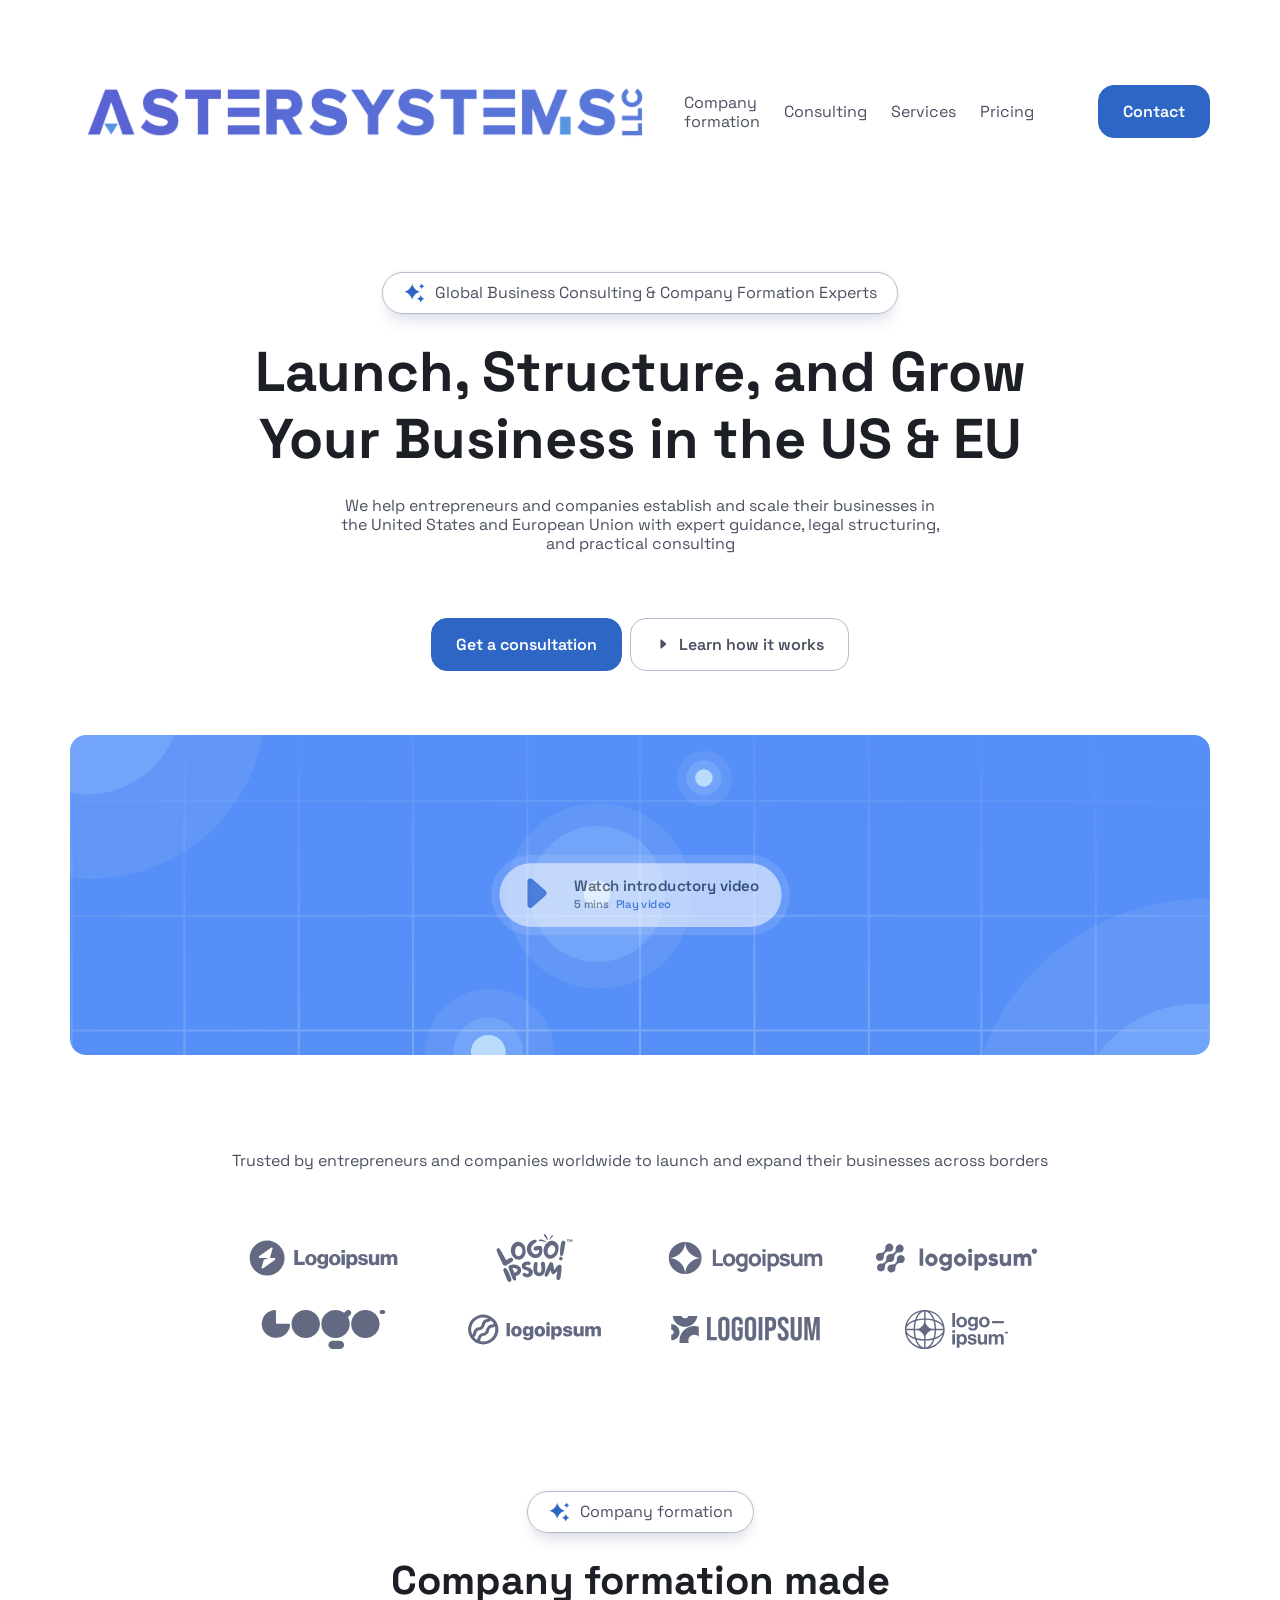
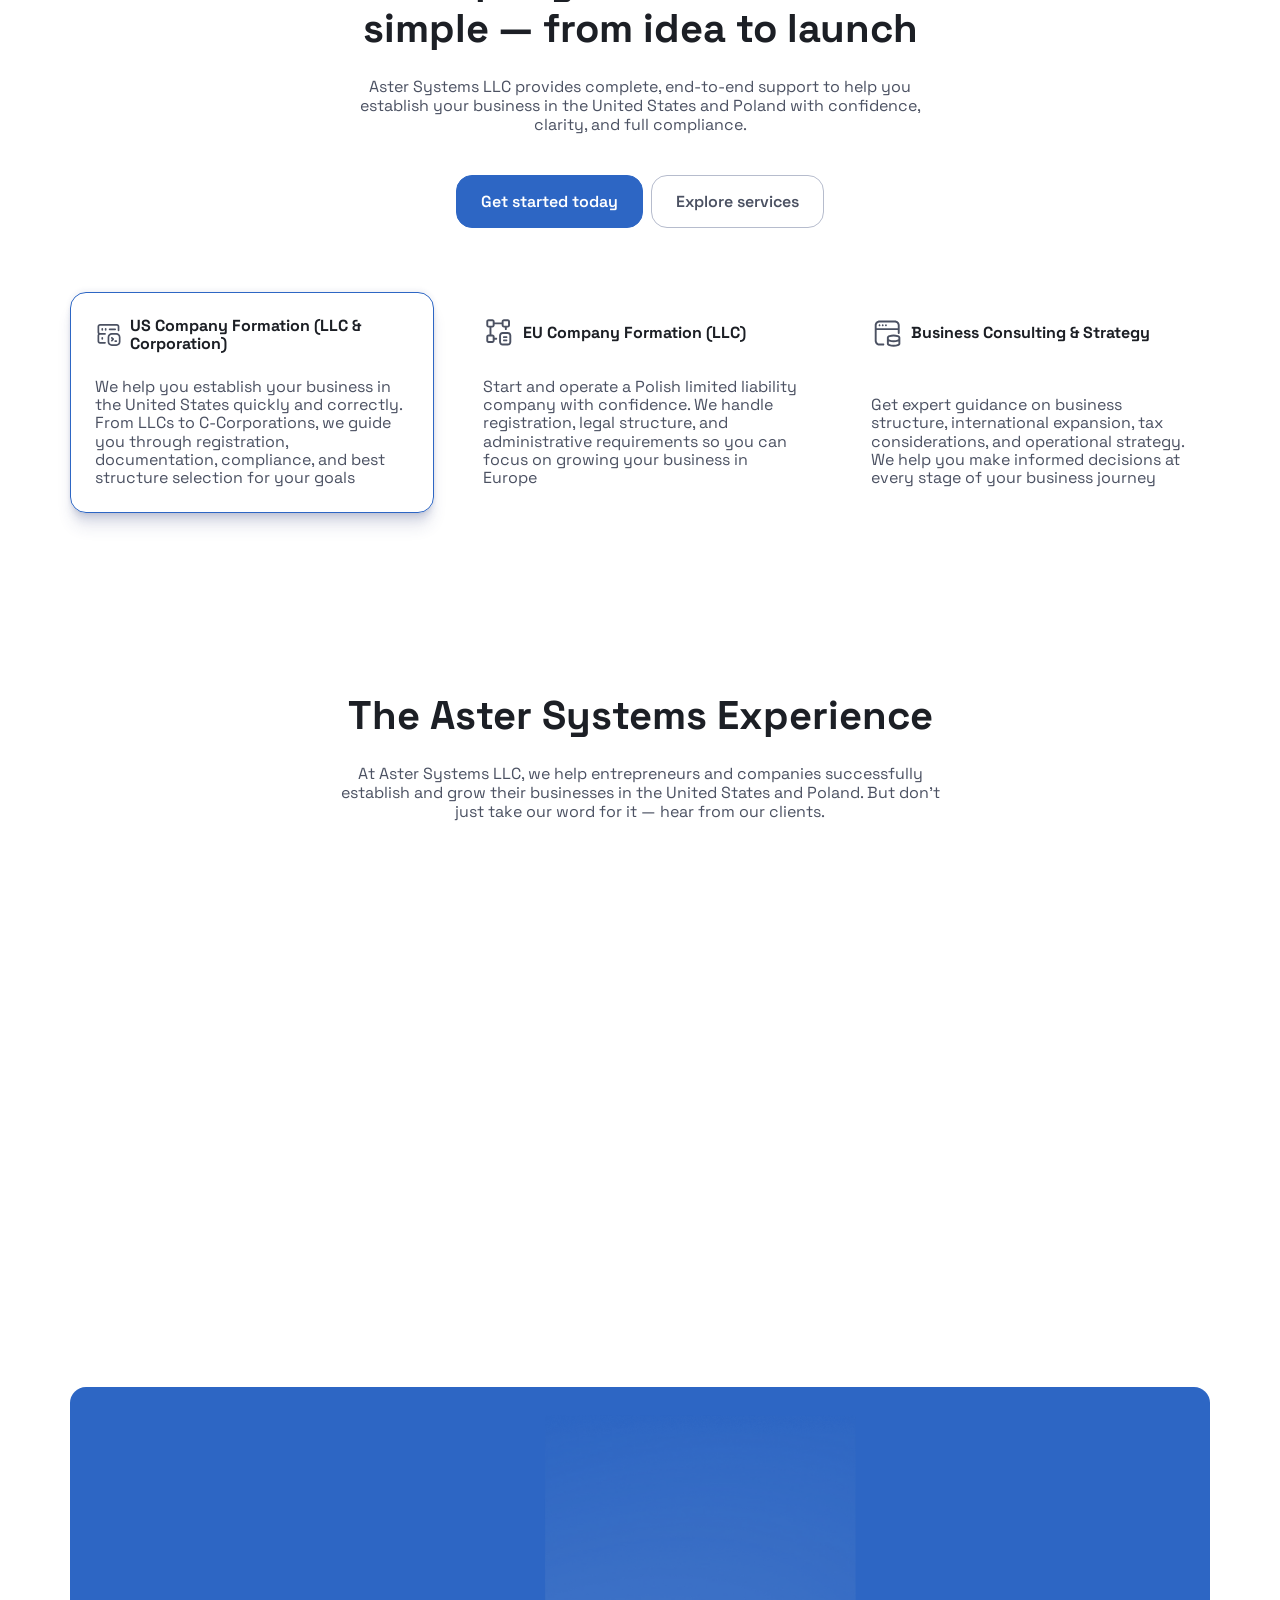
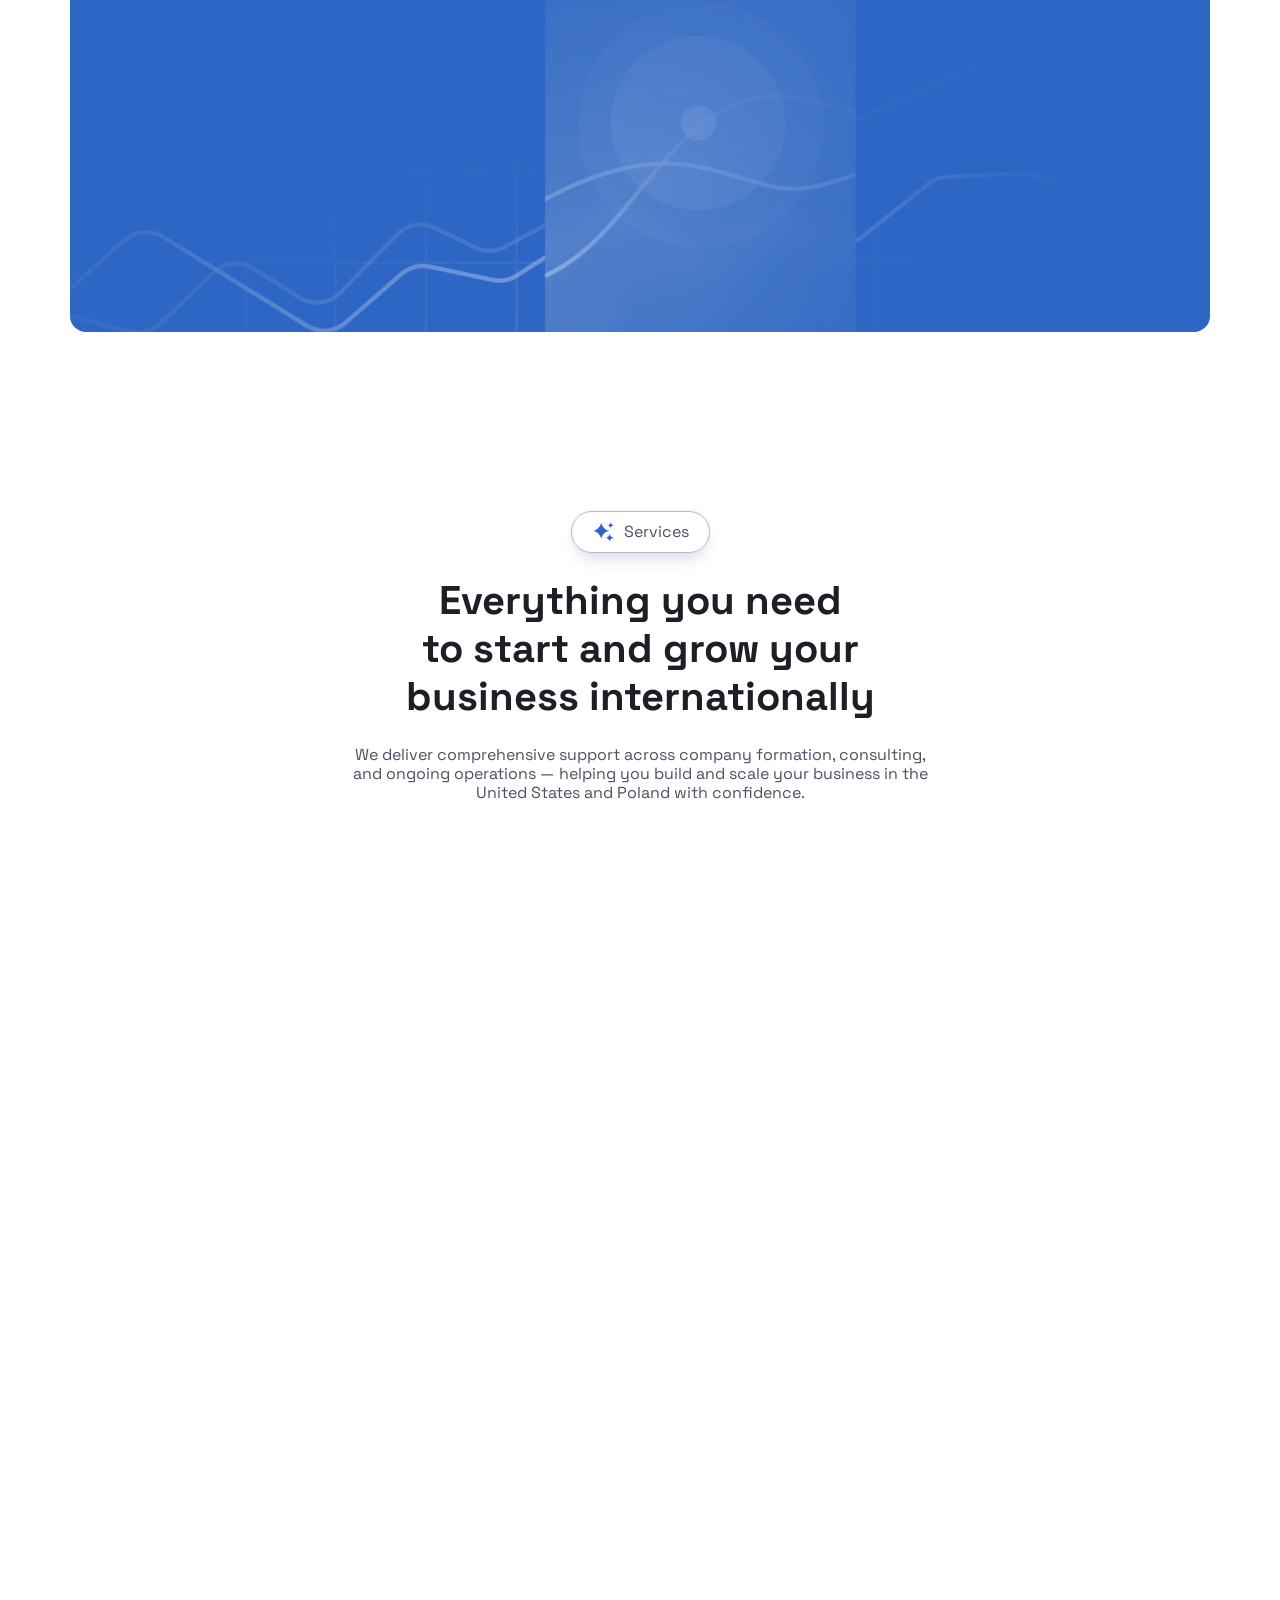
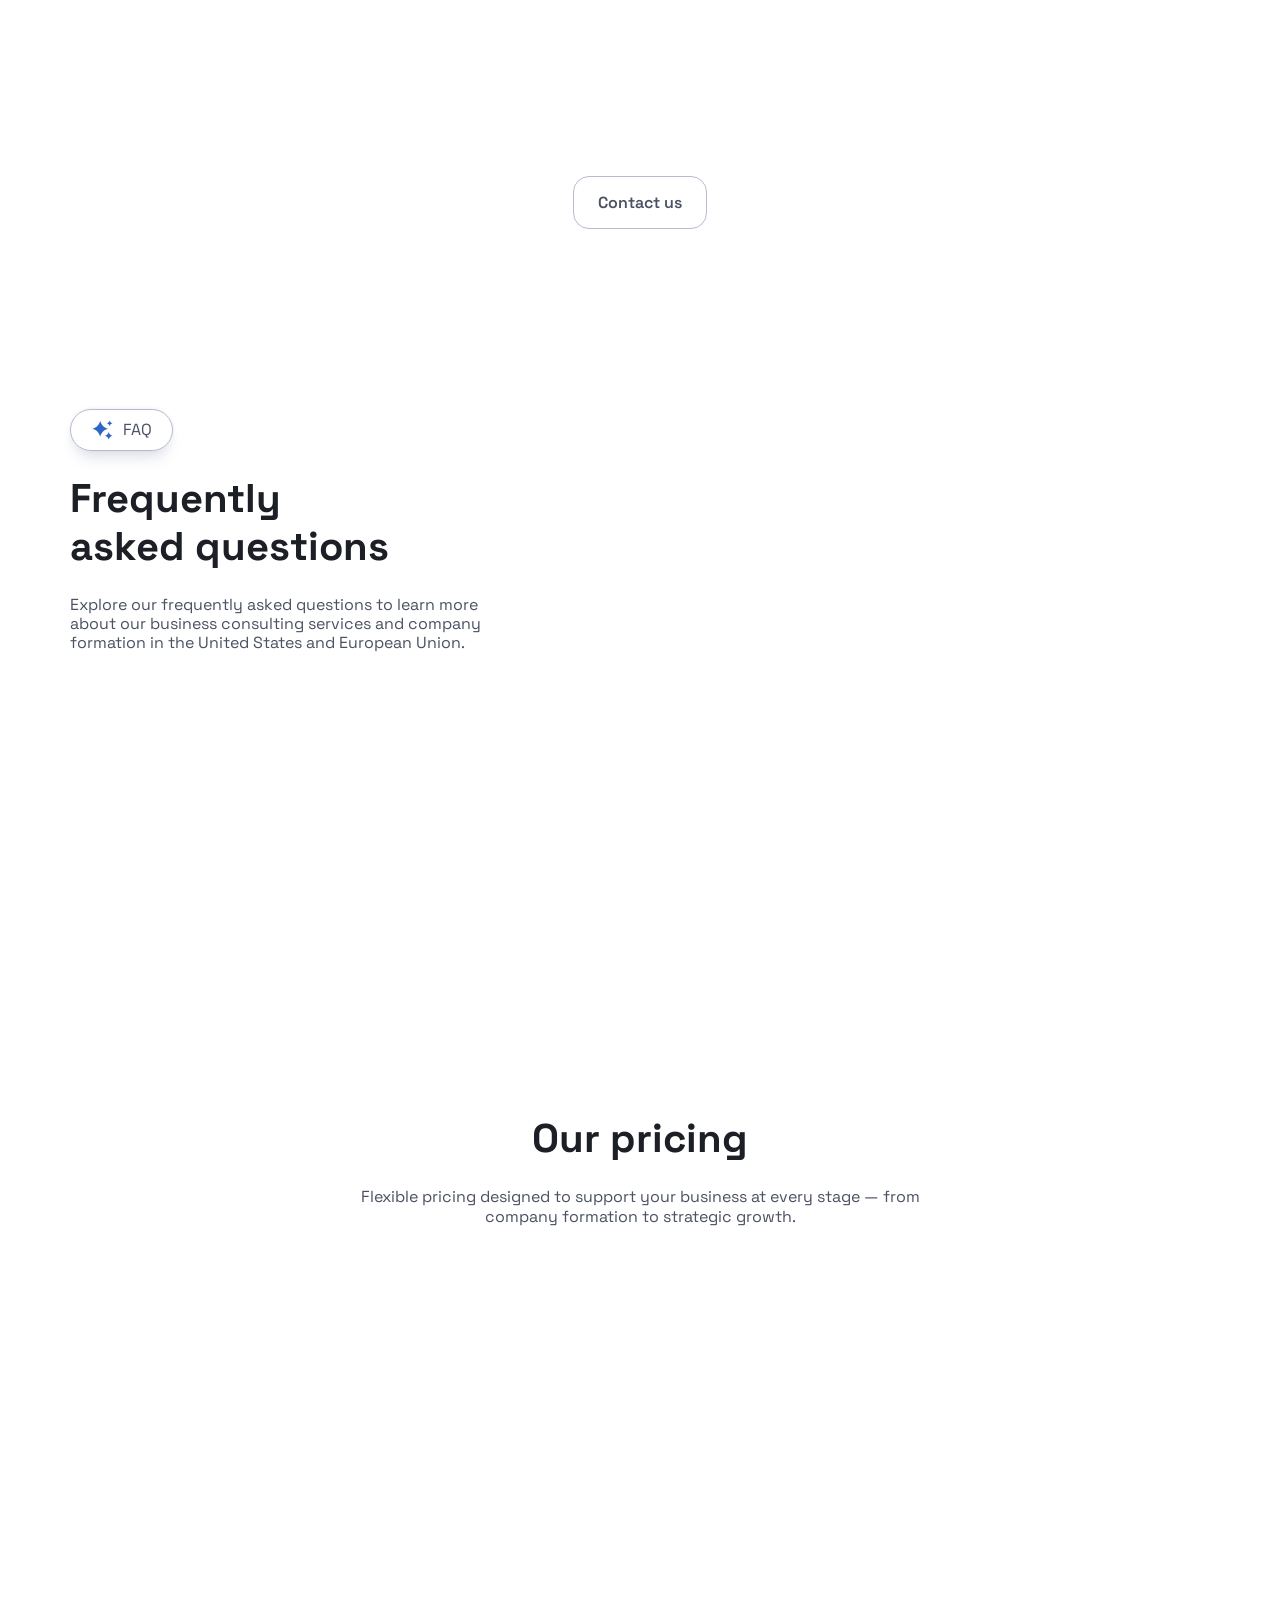
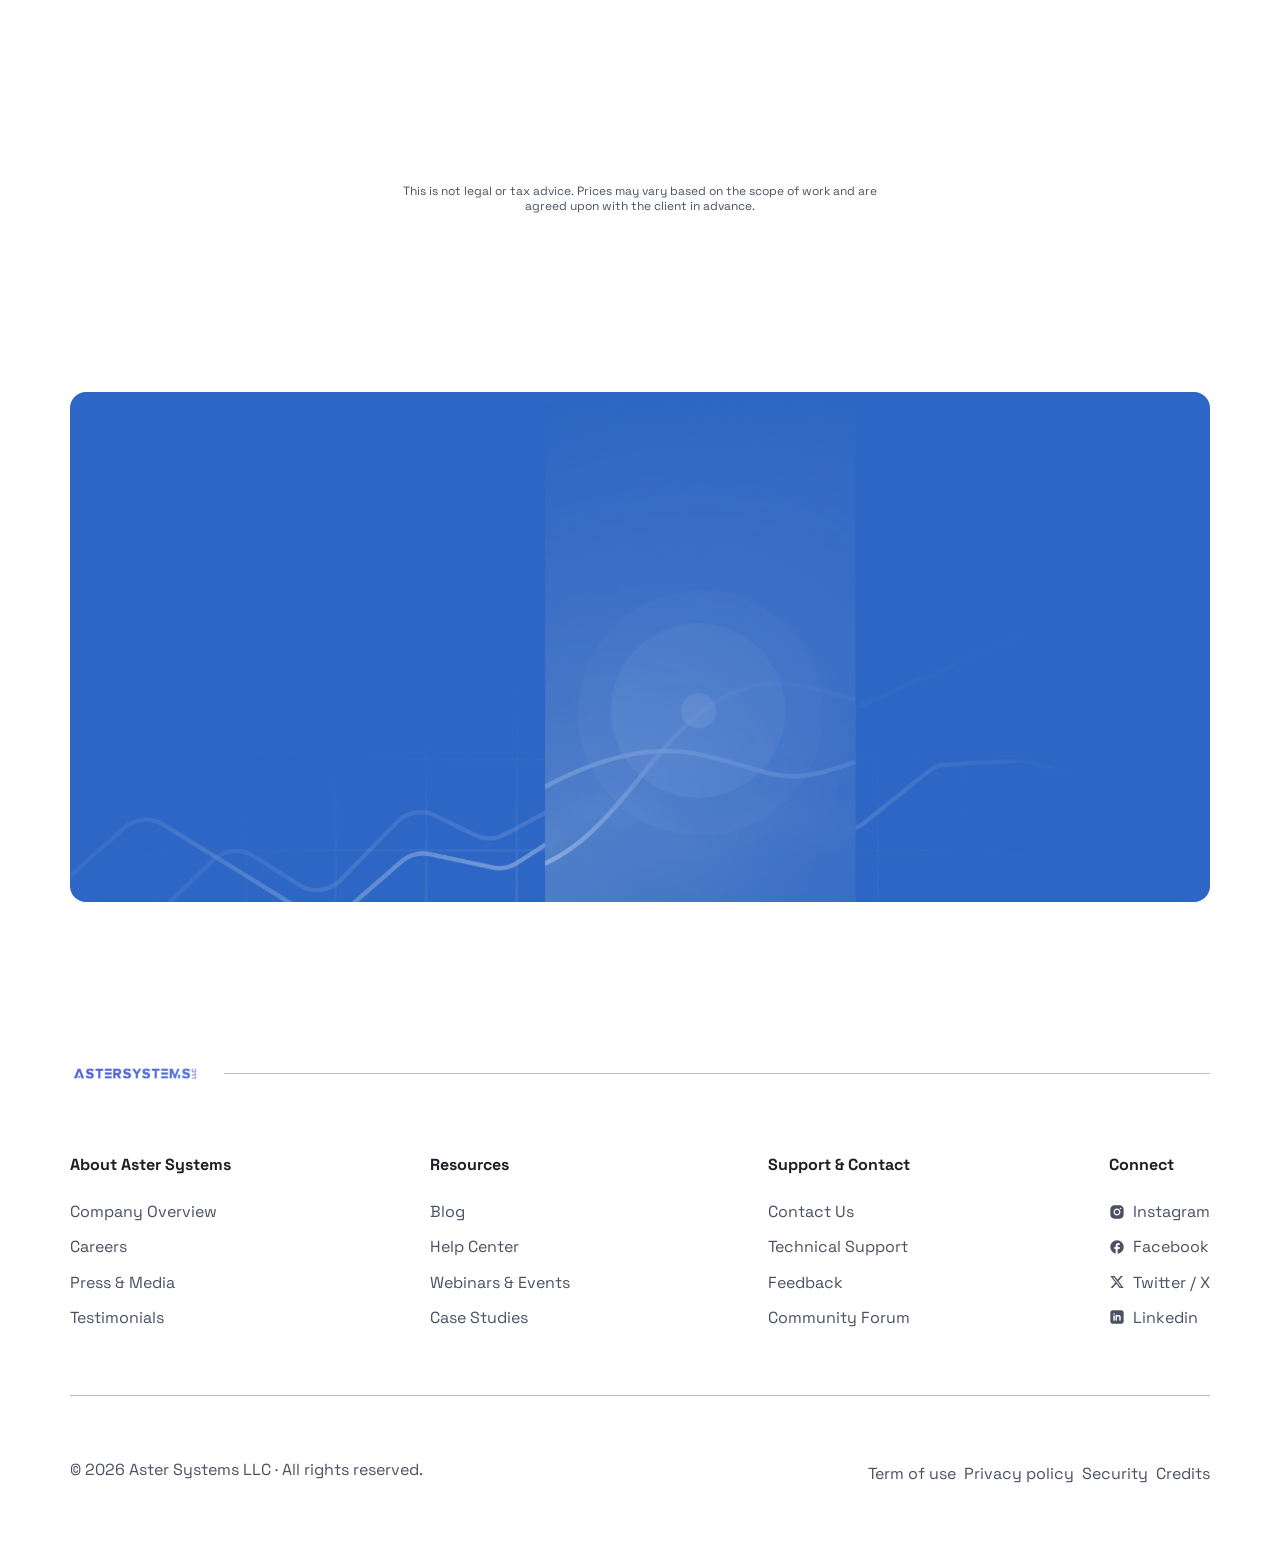
<file: index.html>
<!doctype html>
<html
  lang="en"
  data-ws-project="a11872aa-d728-43fc-b00f-46dd9b3285ef"
  data-ws-last-published="2026-04-10T10:17:05.853Z"
>
  <head>
    <link
      rel="stylesheet"
      type="text/css"
      href="/assets/static/app_generated_index-6937cd5a.BlQy29A8.css"
    />
    <meta charset="UTF-8" />
    <meta name="viewport" content="width=device-width,initial-scale=1" />
    <link
      rel="preload"
      as="image"
      imagesrcset="/assets/logo_fBOk-lT-O05Evqyl9Jlnt.png 16w, /assets/logo_fBOk-lT-O05Evqyl9Jlnt.png 32w, /assets/logo_fBOk-lT-O05Evqyl9Jlnt.png 48w, /assets/logo_fBOk-lT-O05Evqyl9Jlnt.png 64w, /assets/logo_fBOk-lT-O05Evqyl9Jlnt.png 96w, /assets/logo_fBOk-lT-O05Evqyl9Jlnt.png 128w, /assets/logo_fBOk-lT-O05Evqyl9Jlnt.png 256w, /assets/logo_fBOk-lT-O05Evqyl9Jlnt.png 384w, /assets/logo_fBOk-lT-O05Evqyl9Jlnt.png 640w, /assets/logo_fBOk-lT-O05Evqyl9Jlnt.png 750w, /assets/logo_fBOk-lT-O05Evqyl9Jlnt.png 828w, /assets/logo_fBOk-lT-O05Evqyl9Jlnt.png 1080w, /assets/logo_fBOk-lT-O05Evqyl9Jlnt.png 1200w, /assets/logo_fBOk-lT-O05Evqyl9Jlnt.png 1920w, /assets/logo_fBOk-lT-O05Evqyl9Jlnt.png 2048w, /assets/logo_fBOk-lT-O05Evqyl9Jlnt.png 3840w"
      imagesizes="100vw"
    />
    <link rel="icon" href="/assets/logo_r1qaJQiri6sK3rPyq-Sar.svg" />
    <link
      rel="preload"
      href="/assets/SpaceGrotesk-VariableFont_wght_92Z2i9spNtfwrzeGeXHcE.ttf"
      as="font"
      crossorigin="anonymous"
    />
    <link
      rel="preload"
      href="/assets/Mask_group_1UBt2y9r_TkNqnOwmi_T9.webp"
      as="image"
    />
    <link
      rel="preload"
      href="/assets/Ilustration_graph_icon_j3iCvUBQF2OO0fP65X_yf.svg"
      as="image"
    />
    <meta property="og:url" content="https://url/" />
    <meta property="og:title" content="Home" />
    <meta property="og:type" content="website" />
    <meta property="og:site_name" content="Aster Systems LLC" />
    <meta
      name="description"
      content="Harnesses the power of artificial intelligence to transform your business data into actionable insights, propelling you to new heights of success"
    />
    <meta
      property="og:description"
      content="Harnesses the power of artificial intelligence to transform your business data into actionable insights, propelling you to new heights of success"
    />
    <meta
      property="og:image"
      content="/assets/saas-landing-page_qSL1xxaNFFzZbJtlSTtcP.png"
    />
    <meta property="twitter:card" content="summary_large_image" />
    <title>Home</title>
    <script type="application/ld+json">
      {
        "@context": "https://schema.org",
        "@type": "WebSite",
        "name": "Aster Systems LLC"
      }
    </script>
  </head>
  <body class="w-body">
    <div class="w-box">
      <div style="display: contents">
        <div style="display: contents">
          <div class="w-html-embed">
            <style>
              /* Remove margin from all paragraphs so we don't need to use a Token on every one. */
              p {
                margin: 0;
              }

              /* Make links scroll to their sections smoothly. */
              * {
                scroll-behavior: smooth;
              }

              /* Show parent dropdown link hover styles when dropdown is active. */
              button[data-state="open"].nav-dropdown-parent {
                --navigation-menu-trigger-icon-transform: 180deg;
                color: var(--foreground-accent);
              }
            </style>
          </div>
          <nav
            class="w-box c1y5gtuy ctwedid c4zv7o8 c1yxbcu3 ca0xin3 c1rlgl31 c15wov26 c45gf4w c25muhi c1o83613 czm2iir c6nq5we chwz02u ccanaxu"
          >
            <div
              class="w-box c15wov26 ccanaxu cciowao c45gf4w c1n863ed c8yq6mq"
            >
              <div style="display: contents">
                <div style="display: contents">
                  <a class="w-link c1af2bwt c1j0ufy2 c145jxex c1aa03kv" href="#"
                    ><img
                      alt=""
                      width="1375"
                      height="372"
                      src="/assets/logo_fBOk-lT-O05Evqyl9Jlnt.png"
                      class="w-image c1k8deyj c19faiz0 ca0xin3 c1af2bwt c1j0ufy2"
                      sizes="100vw"
                      srcset="
                        /assets/logo_fBOk-lT-O05Evqyl9Jlnt.png   16w,
                        /assets/logo_fBOk-lT-O05Evqyl9Jlnt.png   32w,
                        /assets/logo_fBOk-lT-O05Evqyl9Jlnt.png   48w,
                        /assets/logo_fBOk-lT-O05Evqyl9Jlnt.png   64w,
                        /assets/logo_fBOk-lT-O05Evqyl9Jlnt.png   96w,
                        /assets/logo_fBOk-lT-O05Evqyl9Jlnt.png  128w,
                        /assets/logo_fBOk-lT-O05Evqyl9Jlnt.png  256w,
                        /assets/logo_fBOk-lT-O05Evqyl9Jlnt.png  384w,
                        /assets/logo_fBOk-lT-O05Evqyl9Jlnt.png  640w,
                        /assets/logo_fBOk-lT-O05Evqyl9Jlnt.png  750w,
                        /assets/logo_fBOk-lT-O05Evqyl9Jlnt.png  828w,
                        /assets/logo_fBOk-lT-O05Evqyl9Jlnt.png 1080w,
                        /assets/logo_fBOk-lT-O05Evqyl9Jlnt.png 1200w,
                        /assets/logo_fBOk-lT-O05Evqyl9Jlnt.png 1920w,
                        /assets/logo_fBOk-lT-O05Evqyl9Jlnt.png 2048w,
                        /assets/logo_fBOk-lT-O05Evqyl9Jlnt.png 3840w
                      "
                      decoding="async"
                      loading="eager"
                  /></a>
                </div>
              </div>
              <nav
                aria-label="Main"
                data-orientation="horizontal"
                dir="ltr"
                class="w-navigation-menu cqdf4j1 c10bkc71 cwp4k54 czmc1ut c1wisznn"
              >
                <div style="position: relative">
                  <ul
                    data-orientation="horizontal"
                    class="w-menu-list c15wov26 ccanaxu cciowao ctz832q c7oeyb0 c10wrutz c1n7kpmv"
                    dir="ltr"
                  >
                    <li data-ws-index="0" class="w-menu-item">
                      <a
                        href="/#co-formation"
                        class="w-link ccbw1jm c1i6u13o c1tdtvjs c14hij5v c1u4qls7 c1mucm95 c17skwfs c1ov2tmq ccanaxu cciowao c1b8w41a co0w7fv cs9dmk2 c1f1r4bb cyp6dig c1ei055y cg9t561 c1dq3r5 cq1libe c1ahkfac c1rnx8oy c1tv1qvx c7oeyb0 cp8q3ji c1pnksm3 crbb2yz c189r9yc"
                        >Company formation</a
                      >
                    </li>
                    <li data-ws-index="1" class="w-menu-item">
                      <a
                        href="/#consulting"
                        class="w-link ccbw1jm c1i6u13o c1tdtvjs c14hij5v c1u4qls7 c1mucm95 c17skwfs c1ov2tmq ccanaxu cciowao c1b8w41a co0w7fv cs9dmk2 c1f1r4bb cyp6dig c1ei055y cg9t561 c1dq3r5 cq1libe c1ahkfac c1rnx8oy c1tv1qvx c7oeyb0 cp8q3ji c1pnksm3 crbb2yz c189r9yc"
                        >Consulting</a
                      >
                    </li>
                    <li data-ws-index="2" class="w-menu-item">
                      <a
                        href="/#services"
                        class="w-link ccbw1jm c1i6u13o c1tdtvjs c14hij5v c1u4qls7 c1mucm95 c17skwfs c1ov2tmq ccanaxu cciowao c1b8w41a co0w7fv cs9dmk2 c1f1r4bb cyp6dig c1ei055y cg9t561 c1dq3r5 cq1libe c1ahkfac c1rnx8oy c1tv1qvx c7oeyb0 cp8q3ji c1pnksm3 crbb2yz c189r9yc"
                        >Services</a
                      >
                    </li>
                    <li data-ws-index="3" class="w-menu-item">
                      <a
                        href="/#pricing"
                        class="w-link ccbw1jm c1i6u13o c1tdtvjs c14hij5v c1u4qls7 c1mucm95 c17skwfs c1ov2tmq ccanaxu cciowao c1b8w41a co0w7fv cs9dmk2 c1f1r4bb cyp6dig c1ei055y cg9t561 c1dq3r5 cq1libe c1ahkfac cnv3kpj c1tv1qvx c7oeyb0 cp8q3ji c1pnksm3 crbb2yz c189r9yc"
                        >Pricing</a
                      >
                    </li>
                  </ul>
                </div>
                <div
                  class="w-box ccr8k56 c1emrgym cqkinh7 c15wov26 cuwsqp1 c1i23qyj ca5cex8"
                ></div>
              </nav>
            </div>
            <div
              class="w-box c15wov26 ccanaxu cciowao c1b8w41a co0w7fv c1mes1tv czmc1ut"
            >
              <div style="display: contents">
                <div style="display: contents">
                  <a
                    href="/#contact"
                    class="w-link c12hhu5u cg91gp7 c1slub3s c1ja0wp7 ck8fyic c18wune3 c1uaty07 c1tnm35q cfbeh5 c1d8oa30 c1tdtvjs civrtzc c1i6u13o ccanaxu cuwsqp1 c1b8w41a co0w7fv c10olkz5 c1u4qls7 c1mucm95 c17skwfs c1ov2tmq cog6eqa cp8q3ji c1pnksm3 c14kc0uq c1w68d12"
                    ><span class="w-text">Contact</span></a
                  >
                </div>
              </div>
            </div>
            <button
              type="button"
              aria-label="Open mobile menu"
              class="w-button c12hhu5u cg91gp7 c1slub3s c1ja0wp7 ck8fyic c18wune3 c1uaty07 c1tnm35q cfbeh5 c1d8oa30 c1tdtvjs civrtzc c5d73v1 ccanaxu cuwsqp1 c1b8w41a co0w7fv c10olkz5 c1u4qls7 c1mucm95 c17skwfs c1ov2tmq cog6eqa cp8q3ji c1pnksm3 c14kc0uq c13gmar c1soyupv c17v8mua c1dbelh c6uto6a"
              aria-haspopup="dialog"
              aria-expanded="false"
              aria-controls="radix-:Rsm:"
              data-state="closed"
            >
              <div class="w-html-embed">
                <svg
                  xmlns="http://www.w3.org/2000/svg"
                  viewBox="0 0 22 22"
                  fill="currentColor"
                  width="100%"
                  height="100%"
                  style="display: block"
                >
                  <path
                    fill-rule="evenodd"
                    d="M2 5.998a.75.75 0 0 1 .75-.75h16.5a.75.75 0 0 1 0 1.5H2.75a.75.75 0 0 1-.75-.75Zm0 5.5a.75.75 0 0 1 .75-.75h16.5a.75.75 0 0 1 0 1.5H2.75a.75.75 0 0 1-.75-.75Zm0 5.5a.75.75 0 0 1 .75-.75h16.5a.75.75 0 0 1 0 1.5H2.75a.75.75 0 0 1-.75-.75Z"
                    clip-rule="evenodd"
                  />
                </svg>
              </div>
            </button>
          </nav>
        </div>
      </div>
      <main class="w-box">
        <section class="w-box ckv9hzh c13a8eri">
          <div
            class="w-box c1y5gtuy ctwedid c4zv7o8 c1yxbcu3 ca0xin3 c1rlgl31 c15wov26 c9vbpot c25muhi c1o83613"
          >
            <div
              class="w-box c15wov26 c9vbpot c25muhi c1o83613 ccanaxu cciowao"
            >
              <div
                class="w-box c15wov26 c9vbpot c1n863ed c8yq6mq ccanaxu cciowao cu196q0"
              >
                <div
                  class="w-box c15wov26 ccanaxu cuwsqp1 c1b8w41a co0w7fv c1pf08nf c1qen1nw c1iqe7m9 cvalzk8 c1jgectr c10ejo0o cllhkk0 c5r72b5 chls64z c16sav94"
                >
                  <div class="w-html-embed c1i6u13o c28ohbo ctx7673 c119m53o">
                    <svg
                      width="100%"
                      height="100%"
                      viewBox="0 0 21 20"
                      fill="none"
                      xmlns="http://www.w3.org/2000/svg"
                    >
                      <path
                        fill-rule="evenodd"
                        clip-rule="evenodd"
                        d="M16.3333 1.66667C16.6023 2.91924 17.5807 3.89769 18.8333 4.16667C17.5807 4.43564 16.6023 5.4141 16.3333 6.66667C16.0643 5.4141 15.0859 4.43564 13.8333 4.16667C15.0859 3.89769 16.0643 2.91924 16.3333 1.66667ZM8.06 1.83334C8.81958 5.3706 11.5827 8.13375 15.12 8.89334C11.5827 9.65292 8.81958 12.4161 8.06 15.9533C7.30042 12.4161 4.53726 9.65292 1 8.89334C4.53726 8.13375 7.30042 5.3706 8.06 1.83334ZM18.8333 15C17.1632 14.6414 15.8586 13.3368 15.5 11.6667C15.1413 13.3368 13.8367 14.6414 12.1666 15C13.8367 15.3586 15.1413 16.6632 15.5 18.3333C15.8586 16.6632 17.1632 15.3586 18.8333 15Z"
                        fill="currentColor"
                      ></path>
                    </svg>
                  </div>
                  <div class="w-text">
                    Global Business Consulting &amp; Company Formation Experts
                  </div>
                </div>
                <h1
                  class="w-heading c19rr8t3 c1amecmh c1e9izlp cc1w4m0 c15zku9k c1fxshi"
                >
                  Launch, Structure, and Grow Your Business in the US &amp; EU
                </h1>
                <p class="w-paragraph c106mtwp">
                  We help entrepreneurs and companies establish and scale their
                  businesses in the United States and European Union with expert
                  guidance, legal structuring, and practical consulting
                </p>
              </div>
              <div
                class="w-box c15wov26 ccanaxu cciowao c1b8w41a co0w7fv c1mes1tv"
              >
                <a
                  href="/#contact"
                  class="w-link c12hhu5u cg91gp7 c1slub3s c1ja0wp7 ck8fyic c18wune3 c1uaty07 c1tnm35q cfbeh5 c1d8oa30 c1tdtvjs civrtzc c1i6u13o ccanaxu cuwsqp1 c1b8w41a co0w7fv c10olkz5 c1u4qls7 c1mucm95 c17skwfs c1ov2tmq cog6eqa cp8q3ji c1pnksm3 c14kc0uq c1w68d12"
                  ><span class="w-text">Get a consultation</span></a
                ><a
                  class="w-link ccbw1jm cs9dmk2 c1slub3s c1ja0wp7 ck8fyic c18wune3 c1uaty07 c1tnm35q cfbeh5 c1d8oa30 c1tdtvjs civrtzc c1i6u13o ccanaxu cuwsqp1 c1b8w41a co0w7fv c10olkz5 c1u4qls7 c1mucm95 c17skwfs c1ov2tmq c1lf7fm0 cp8q3ji c1pnksm3 c14kc0uq c1w68d12"
                  href="#"
                  ><div class="w-html-embed c1i6u13o ct6xi25 c1v15jmv">
                    <svg
                      width="100%"
                      height="100%"
                      viewBox="0 0 25 24"
                      fill="none"
                      xmlns="http://www.w3.org/2000/svg"
                    >
                      <path
                        d="M17.0162 10.9046C17.6613 11.4683 17.6613 12.5317 17.0162 13.0954L10.6215 18.6843C9.76962 19.4287 8.5 18.7732 8.5 17.5889L8.5 6.41112C8.5 5.22681 9.76962 4.57126 10.6215 5.31574L17.0162 10.9046Z"
                        fill="currentColor"
                      ></path>
                    </svg>
                  </div>
                  <span class="w-text">Learn how it works</span></a
                >
              </div>
            </div>
            <div
              class="w-box c1uaty07 c1tnm35q cfbeh5 c1d8oa30 cewqnvw c137geqd c1mmapnj c19h3frt c1o9lghm cjzsysl c15wov26 ccanaxu cuwsqp1 c1kle2es c1vextqp c1m83a94 czmc1ut"
            >
              <button
                type="button"
                data-ani-progress="zoom"
                class="w-button c15zku9k cu5flu3 c1slub3s c1ja0wp7 ck8fyic c18wune3 c1jgectr c10ejo0o cllhkk0 c5r72b5 c1tdtvjs civrtzc c1i6u13o ccanaxu cuwsqp1 c1n863ed c8yq6mq c10olkz5 c1u4qls7 c1mucm95 c17skwfs c1ov2tmq c4owq5d c144sho4 cp8q3ji c1pnksm3 c14kc0uq c1w68d12"
                aria-haspopup="dialog"
                aria-expanded="false"
                aria-controls="radix-:R236:"
                data-state="closed"
              >
                <div class="w-box">
                  <div class="w-html-embed c1i6u13o cxcwti0 cioh6hc c1ik0wu5">
                    <svg
                      width="100%"
                      height="100%"
                      viewBox="0 0 21 31"
                      fill="currentColor"
                      xmlns="http://www.w3.org/2000/svg"
                    >
                      <path
                        d="M19.4733 13.0811C20.8977 14.326 20.8977 16.6741 19.4733 17.919L5.3515 30.2611C3.47038 31.9052 0.666627 30.4575 0.666627 27.8421L0.666628 3.15791C0.666628 0.542567 3.47038 -0.905111 5.3515 0.738943L19.4733 13.0811Z"
                        fill="currentColor"
                      ></path>
                    </svg>
                  </div>
                </div>
                <div class="w-box c15wov26 c9vbpot cvcqznh ccg5bo0">
                  <div class="w-text">Watch introductory video</div>
                  <div
                    class="w-box c15wov26 c45gf4w ccanaxu cciowao c1b8w41a co0w7fv c1c0bw1e"
                  >
                    <span class="w-text ccbw1jm">5 mins</span
                    ><span class="w-text c1ik0wu5">Play video</span>
                  </div>
                </div>
              </button>
            </div>
          </div>
        </section>
        <section class="w-box ckv9hzh c13a8eri">
          <div
            class="w-box c1y5gtuy ctwedid c4zv7o8 c1yxbcu3 ca0xin3 c1rlgl31 c15wov26 c9vbpot c25muhi c1o83613 ccanaxu cciowao cu196q0"
          >
            <p class="w-paragraph">
              Trusted by entrepreneurs and companies worldwide to launch and
              expand their businesses across borders
            </p>
            <div
              data-ani-children="true"
              data-ani="flip-y"
              class="w-box cpvydg0 cj6cf3e c10c0lh2 c189wrj9 ch9s07v c1on2c5w ct5mdaf cktslgo cg5ox6b c1laqdti"
            >
              <img
                alt="Logoipsum Logo"
                width="188"
                height="48"
                src="/assets/Logo_7qKeSrbDRrkY3hy0tswQY.svg"
                class="w-image c13gdxvh"
                sizes="100vw"
                srcset="
                  /assets/Logo_7qKeSrbDRrkY3hy0tswQY.svg  16w,
                  /assets/Logo_7qKeSrbDRrkY3hy0tswQY.svg  32w,
                  /assets/Logo_7qKeSrbDRrkY3hy0tswQY.svg  48w,
                  /assets/Logo_7qKeSrbDRrkY3hy0tswQY.svg  64w,
                  /assets/Logo_7qKeSrbDRrkY3hy0tswQY.svg  96w,
                  /assets/Logo_7qKeSrbDRrkY3hy0tswQY.svg 128w,
                  /assets/Logo_7qKeSrbDRrkY3hy0tswQY.svg 256w,
                  /assets/Logo_7qKeSrbDRrkY3hy0tswQY.svg 384w
                "
                decoding="async"
                loading="lazy"
              /><img
                alt="Logoipsum Logo"
                width="188"
                height="48"
                src="/assets/Logo-9_F45IyBrfyUm6lVkXmZCI2.svg"
                class="w-image c13gdxvh"
                sizes="100vw"
                srcset="
                  /assets/Logo-9_F45IyBrfyUm6lVkXmZCI2.svg  16w,
                  /assets/Logo-9_F45IyBrfyUm6lVkXmZCI2.svg  32w,
                  /assets/Logo-9_F45IyBrfyUm6lVkXmZCI2.svg  48w,
                  /assets/Logo-9_F45IyBrfyUm6lVkXmZCI2.svg  64w,
                  /assets/Logo-9_F45IyBrfyUm6lVkXmZCI2.svg  96w,
                  /assets/Logo-9_F45IyBrfyUm6lVkXmZCI2.svg 128w,
                  /assets/Logo-9_F45IyBrfyUm6lVkXmZCI2.svg 256w,
                  /assets/Logo-9_F45IyBrfyUm6lVkXmZCI2.svg 384w
                "
                decoding="async"
                loading="lazy"
              /><img
                alt="Logoipsum Logo"
                width="188"
                height="48"
                src="/assets/Logo-8_JDwoHWwLly39ygyVCMNIA.svg"
                class="w-image c13gdxvh"
                sizes="100vw"
                srcset="
                  /assets/Logo-8_JDwoHWwLly39ygyVCMNIA.svg  16w,
                  /assets/Logo-8_JDwoHWwLly39ygyVCMNIA.svg  32w,
                  /assets/Logo-8_JDwoHWwLly39ygyVCMNIA.svg  48w,
                  /assets/Logo-8_JDwoHWwLly39ygyVCMNIA.svg  64w,
                  /assets/Logo-8_JDwoHWwLly39ygyVCMNIA.svg  96w,
                  /assets/Logo-8_JDwoHWwLly39ygyVCMNIA.svg 128w,
                  /assets/Logo-8_JDwoHWwLly39ygyVCMNIA.svg 256w,
                  /assets/Logo-8_JDwoHWwLly39ygyVCMNIA.svg 384w
                "
                decoding="async"
                loading="lazy"
              /><img
                alt="Logoipsum Logo"
                width="188"
                height="48"
                src="/assets/Logo-7_TPIhmR8XLiru_Tet94fM7.svg"
                class="w-image c13gdxvh"
                sizes="100vw"
                srcset="
                  /assets/Logo-7_TPIhmR8XLiru_Tet94fM7.svg  16w,
                  /assets/Logo-7_TPIhmR8XLiru_Tet94fM7.svg  32w,
                  /assets/Logo-7_TPIhmR8XLiru_Tet94fM7.svg  48w,
                  /assets/Logo-7_TPIhmR8XLiru_Tet94fM7.svg  64w,
                  /assets/Logo-7_TPIhmR8XLiru_Tet94fM7.svg  96w,
                  /assets/Logo-7_TPIhmR8XLiru_Tet94fM7.svg 128w,
                  /assets/Logo-7_TPIhmR8XLiru_Tet94fM7.svg 256w,
                  /assets/Logo-7_TPIhmR8XLiru_Tet94fM7.svg 384w
                "
                decoding="async"
                loading="lazy"
              /><img
                alt="Logoipsum Logo"
                width="188"
                height="48"
                src="/assets/Logo-6_QGXO933Dcwwbyq5qkS91H.svg"
                class="w-image c13gdxvh czmc1ut"
                sizes="100vw"
                srcset="
                  /assets/Logo-6_QGXO933Dcwwbyq5qkS91H.svg  16w,
                  /assets/Logo-6_QGXO933Dcwwbyq5qkS91H.svg  32w,
                  /assets/Logo-6_QGXO933Dcwwbyq5qkS91H.svg  48w,
                  /assets/Logo-6_QGXO933Dcwwbyq5qkS91H.svg  64w,
                  /assets/Logo-6_QGXO933Dcwwbyq5qkS91H.svg  96w,
                  /assets/Logo-6_QGXO933Dcwwbyq5qkS91H.svg 128w,
                  /assets/Logo-6_QGXO933Dcwwbyq5qkS91H.svg 256w,
                  /assets/Logo-6_QGXO933Dcwwbyq5qkS91H.svg 384w
                "
                decoding="async"
                loading="lazy"
              /><img
                alt="Logoipsum Logo"
                width="188"
                height="48"
                src="/assets/Logo-5_4VUNWxiN2F3ZqfCf8rIAd.svg"
                class="w-image c13gdxvh czmc1ut"
                sizes="100vw"
                srcset="
                  /assets/Logo-5_4VUNWxiN2F3ZqfCf8rIAd.svg  16w,
                  /assets/Logo-5_4VUNWxiN2F3ZqfCf8rIAd.svg  32w,
                  /assets/Logo-5_4VUNWxiN2F3ZqfCf8rIAd.svg  48w,
                  /assets/Logo-5_4VUNWxiN2F3ZqfCf8rIAd.svg  64w,
                  /assets/Logo-5_4VUNWxiN2F3ZqfCf8rIAd.svg  96w,
                  /assets/Logo-5_4VUNWxiN2F3ZqfCf8rIAd.svg 128w,
                  /assets/Logo-5_4VUNWxiN2F3ZqfCf8rIAd.svg 256w,
                  /assets/Logo-5_4VUNWxiN2F3ZqfCf8rIAd.svg 384w
                "
                decoding="async"
                loading="lazy"
              /><img
                alt="Logoipsum Logo"
                width="188"
                height="48"
                src="/assets/Logo-4_CI5wZ9FTHzoti-QzQZsfc.svg"
                class="w-image c13gdxvh czmc1ut"
                sizes="100vw"
                srcset="
                  /assets/Logo-4_CI5wZ9FTHzoti-QzQZsfc.svg  16w,
                  /assets/Logo-4_CI5wZ9FTHzoti-QzQZsfc.svg  32w,
                  /assets/Logo-4_CI5wZ9FTHzoti-QzQZsfc.svg  48w,
                  /assets/Logo-4_CI5wZ9FTHzoti-QzQZsfc.svg  64w,
                  /assets/Logo-4_CI5wZ9FTHzoti-QzQZsfc.svg  96w,
                  /assets/Logo-4_CI5wZ9FTHzoti-QzQZsfc.svg 128w,
                  /assets/Logo-4_CI5wZ9FTHzoti-QzQZsfc.svg 256w,
                  /assets/Logo-4_CI5wZ9FTHzoti-QzQZsfc.svg 384w
                "
                decoding="async"
                loading="lazy"
              /><img
                alt="Logoipsum Logo"
                width="188"
                height="48"
                src="/assets/Logo-3_xuQcBx61yzu0ljmMk8Aba.svg"
                class="w-image c13gdxvh czmc1ut"
                sizes="100vw"
                srcset="
                  /assets/Logo-3_xuQcBx61yzu0ljmMk8Aba.svg  16w,
                  /assets/Logo-3_xuQcBx61yzu0ljmMk8Aba.svg  32w,
                  /assets/Logo-3_xuQcBx61yzu0ljmMk8Aba.svg  48w,
                  /assets/Logo-3_xuQcBx61yzu0ljmMk8Aba.svg  64w,
                  /assets/Logo-3_xuQcBx61yzu0ljmMk8Aba.svg  96w,
                  /assets/Logo-3_xuQcBx61yzu0ljmMk8Aba.svg 128w,
                  /assets/Logo-3_xuQcBx61yzu0ljmMk8Aba.svg 256w,
                  /assets/Logo-3_xuQcBx61yzu0ljmMk8Aba.svg 384w
                "
                decoding="async"
                loading="lazy"
              />
            </div>
          </div>
        </section>
        <section class="w-box cpv6efc c15jorp4">
          <div
            class="w-box c1y5gtuy ctwedid c4zv7o8 c1yxbcu3 ca0xin3 c1rlgl31 c15wov26 c9vbpot c25muhi c1o83613"
          >
            <div
              id="co-formation"
              class="w-box c15wov26 c9vbpot c1n863ed c8yq6mq ccanaxu cciowao cu196q0"
            >
              <div
                class="w-box c15wov26 ccanaxu cuwsqp1 c1b8w41a co0w7fv c1pf08nf c1qen1nw c1iqe7m9 cvalzk8 c1jgectr c10ejo0o cllhkk0 c5r72b5 chls64z c16sav94"
              >
                <div class="w-html-embed c1i6u13o c28ohbo ctx7673 c119m53o">
                  <svg
                    width="100%"
                    height="100%"
                    viewBox="0 0 21 20"
                    fill="none"
                    xmlns="http://www.w3.org/2000/svg"
                  >
                    <path
                      fill-rule="evenodd"
                      clip-rule="evenodd"
                      d="M16.3333 1.66667C16.6023 2.91924 17.5807 3.89769 18.8333 4.16667C17.5807 4.43564 16.6023 5.4141 16.3333 6.66667C16.0643 5.4141 15.0859 4.43564 13.8333 4.16667C15.0859 3.89769 16.0643 2.91924 16.3333 1.66667ZM8.06 1.83334C8.81958 5.3706 11.5827 8.13375 15.12 8.89334C11.5827 9.65292 8.81958 12.4161 8.06 15.9533C7.30042 12.4161 4.53726 9.65292 1 8.89334C4.53726 8.13375 7.30042 5.3706 8.06 1.83334ZM18.8333 15C17.1632 14.6414 15.8586 13.3368 15.5 11.6667C15.1413 13.3368 13.8367 14.6414 12.1666 15C13.8367 15.3586 15.1413 16.6632 15.5 18.3333C15.8586 16.6632 17.1632 15.3586 18.8333 15Z"
                      fill="currentColor"
                    ></path>
                  </svg>
                </div>
                <div class="w-text">Company formation</div>
              </div>
              <h2
                class="w-heading cl0htyc c1amecmh c1e9izlp cc1w4m0 c1lnn66g cng5vm7 c1fxshi"
              >
                <b class="w-element"
                  >Company formation made simple — from idea to launch</b
                >
              </h2>
              <p class="w-paragraph c106mtwp">
                Aster Systems LLC provides complete, end-to-end support to help
                you establish your business in the United States and Poland with
                confidence, clarity, and full compliance.
              </p>
              <div
                class="w-box c15wov26 ccanaxu cciowao c1b8w41a co0w7fv c1mes1tv c7rp6mh"
              >
                <a
                  href="/#contact"
                  class="w-link c12hhu5u cg91gp7 c1slub3s c1ja0wp7 ck8fyic c18wune3 c1uaty07 c1tnm35q cfbeh5 c1d8oa30 c1tdtvjs civrtzc c1i6u13o ccanaxu cuwsqp1 c1b8w41a co0w7fv c10olkz5 c1u4qls7 c1mucm95 c17skwfs c1ov2tmq cog6eqa cp8q3ji c1pnksm3 c14kc0uq c1w68d12"
                  ><span class="w-text">Get started today</span></a
                ><a
                  href="/#services"
                  class="w-link ccbw1jm cs9dmk2 c1slub3s c1ja0wp7 ck8fyic c18wune3 c1uaty07 c1tnm35q cfbeh5 c1d8oa30 c1tdtvjs civrtzc c1i6u13o ccanaxu cuwsqp1 c1b8w41a co0w7fv c10olkz5 c1u4qls7 c1mucm95 c17skwfs c1ov2tmq c1lf7fm0 cp8q3ji c1pnksm3 c14kc0uq c1w68d12"
                  ><span class="w-text">Explore services</span></a
                >
              </div>
            </div>
            <div class="w-box">
              <div
                dir="ltr"
                data-orientation="horizontal"
                class="w-tabs c15wov26 c9vbpot c1n863ed c8yq6mq"
              >
                <div
                  role="tablist"
                  aria-orientation="horizontal"
                  class="w-tabs-list cpvydg0 cj6cf3e c10c0lh2 ca4m7p8 ch9s07v cky5twr"
                  tabindex="-1"
                  data-orientation="horizontal"
                  style="outline: none"
                >
                  <button
                    type="button"
                    role="tab"
                    aria-selected="true"
                    aria-controls="radix-:R276:-content-0"
                    data-state="active"
                    id="radix-:R276:-trigger-0"
                    data-ws-index="0"
                    class="w-tab-trigger c15wov26 c9vbpot c1n863ed c8yq6mq chwz02u c1uaty07 c1tnm35q cfbeh5 c1d8oa30 c13a1pv c1rdcbj6 c1lb8e60 c1vtbx6z ccebix2 c77hrx0 c171td0h c1xauu55 coy39fy cxl6fof c12iku46 c1rkyysb cmdcrjy c1x6ehyi cty7tpg cldpwg4 c6ku3vj c12rqs41 c1fd1fzg c1t4de6k ccn7o3m c17xuvi7 cp8q3ji c3lopzu"
                    tabindex="-1"
                    data-orientation="horizontal"
                    data-radix-collection-item=""
                  >
                    <div
                      class="w-box c15wov26 ccanaxu cciowao c1b8w41a co0w7fv c77hrx0"
                    >
                      <div
                        class="w-html-embed c1i6u13o c1e6d8cb c103squa c1rg3gx8 cdv1xmn c14czazn c6qgrpk"
                      >
                        <svg
                          width="100%"
                          height="100%"
                          viewBox="0 0 24 24"
                          fill="currentColor"
                          xmlns="http://www.w3.org/2000/svg"
                        >
                          <path
                            fill-rule="evenodd"
                            clip-rule="evenodd"
                            d="M3.75 4.5C3.75 4.08579 4.08579 3.75 4.5 3.75H19.5C19.9142 3.75 20.25 4.08579 20.25 4.5V8C20.25 8.41421 20.5858 8.75 21 8.75C21.4142 8.75 21.75 8.41421 21.75 8V4.5C21.75 3.25736 20.7426 2.25 19.5 2.25H4.5C3.25736 2.25 2.25 3.25736 2.25 4.5V9.5C2.25 10.0763 2.46664 10.6019 2.82292 11C2.46664 11.3981 2.25 11.9237 2.25 12.5V17.5C2.25 18.7426 3.25736 19.75 4.5 19.75H9C9.41421 19.75 9.75 19.4142 9.75 19C9.75 18.5858 9.41421 18.25 9 18.25H4.5C4.08579 18.25 3.75 17.9142 3.75 17.5V12.5C3.75 12.0858 4.08579 11.75 4.5 11.75H9C9.41421 11.75 9.75 11.4142 9.75 11C9.75 10.5858 9.41421 10.25 9 10.25H4.5C4.08579 10.25 3.75 9.91421 3.75 9.5V4.5ZM7.25 6.51251C7.25 6.0983 6.91421 5.76251 6.5 5.76251C6.08579 5.76251 5.75 6.0983 5.75 6.51251V7.51251C5.75 7.92673 6.08579 8.26251 6.5 8.26251C6.91421 8.26251 7.25 7.92673 7.25 7.51251V6.51251ZM12.25 7.01251C12.25 6.5983 12.5858 6.26251 13 6.26251H18.0125C18.4267 6.26251 18.7625 6.5983 18.7625 7.01251C18.7625 7.42673 18.4267 7.76251 18.0125 7.76251H13C12.5858 7.76251 12.25 7.42673 12.25 7.01251ZM6.4873 13.7375C6.90152 13.7375 7.2373 14.0733 7.2373 14.4875V15.4875C7.2373 15.9018 6.90152 16.2375 6.4873 16.2375C6.07309 16.2375 5.7373 15.9018 5.7373 15.4875V14.4875C5.7373 14.0733 6.07309 13.7375 6.4873 13.7375ZM9.5 5.76251C9.91421 5.76251 10.25 6.0983 10.25 6.51251V7.51251C10.25 7.92673 9.91421 8.26251 9.5 8.26251C9.08579 8.26251 8.75 7.92673 8.75 7.51251V6.51251C8.75 6.0983 9.08579 5.76251 9.5 5.76251ZM16.7803 15.2197L15.5303 13.9697C15.2374 13.6768 14.7626 13.6768 14.4697 13.9697C14.1768 14.2626 14.1768 14.7374 14.4697 15.0303L15.1893 15.75L14.4697 16.4697C14.1768 16.7626 14.1768 17.2374 14.4697 17.5303C14.7626 17.8232 15.2374 17.8232 15.5303 17.5303L16.7803 16.2803C17.0732 15.9874 17.0732 15.5126 16.7803 15.2197ZM17.25 17.5C17.25 17.0858 17.5858 16.75 18 16.75H19C19.4142 16.75 19.75 17.0858 19.75 17.5C19.75 17.9142 19.4142 18.25 19 18.25H18C17.5858 18.25 17.25 17.9142 17.25 17.5ZM15 10.25C12.9289 10.25 11.25 11.9289 11.25 14V18C11.25 20.0711 12.9289 21.75 15 21.75H19C21.0711 21.75 22.75 20.0711 22.75 18V14C22.75 11.9289 21.0711 10.25 19 10.25H15ZM12.75 14C12.75 12.7574 13.7574 11.75 15 11.75H19C20.2426 11.75 21.25 12.7574 21.25 14V18C21.25 19.2426 20.2426 20.25 19 20.25H15C13.7574 20.25 12.75 19.2426 12.75 18V14Z"
                            fill="currentColor"
                          ></path>
                        </svg>
                      </div>
                      <h3
                        class="w-heading c1r5l10g c1amecmh c1e9izlp cc1w4m0 c1lnn66g"
                      >
                        US Company Formation (LLC &amp; Corporation)
                      </h3>
                    </div>
                    <div class="w-box c15wov26 c9vbpot c1b8w41a co0w7fv">
                      <p class="w-paragraph">
                        We help you establish your business in the United States
                        quickly and correctly. From LLCs to C-Corporations, we
                        guide you through registration, documentation,
                        compliance, and best structure selection for your goals
                      </p>
                    </div></button
                  ><button
                    type="button"
                    role="tab"
                    aria-selected="false"
                    aria-controls="radix-:R276:-content-1"
                    data-state="inactive"
                    id="radix-:R276:-trigger-1"
                    data-ws-index="1"
                    class="w-tab-trigger c15wov26 c9vbpot c1n863ed c8yq6mq chwz02u c1uaty07 c1tnm35q cfbeh5 c1d8oa30 c13a1pv c1rdcbj6 c1lb8e60 c1vtbx6z ccebix2 c77hrx0 c171td0h c1xauu55 coy39fy cxl6fof c12iku46 c1rkyysb cmdcrjy c1x6ehyi cty7tpg cldpwg4 c6ku3vj c12rqs41 c1fd1fzg c1t4de6k ccn7o3m c17xuvi7 cp8q3ji c3lopzu"
                    tabindex="-1"
                    data-orientation="horizontal"
                    data-radix-collection-item=""
                  >
                    <div
                      class="w-box c15wov26 ccanaxu cciowao c1b8w41a co0w7fv c77hrx0"
                    >
                      <div
                        class="w-html-embed c1i6u13o c1e6d8cb c103squa c1rg3gx8 cdv1xmn c14czazn c6qgrpk"
                      >
                        <svg
                          width="100%"
                          height="100%"
                          viewBox="0 0 25 24"
                          fill="currentColor"
                          xmlns="http://www.w3.org/2000/svg"
                        >
                          <path
                            fill-rule="evenodd"
                            clip-rule="evenodd"
                            d="M4.33325 1.25C3.36675 1.25 2.58325 2.0335 2.58325 3V6C2.58325 6.9665 3.36675 7.75 4.33325 7.75H5.08325V13.25H4.33325C3.36675 13.25 2.58325 14.0335 2.58325 15V18C2.58325 18.9665 3.36675 19.75 4.33325 19.75H7.33325C8.29975 19.75 9.08325 18.9665 9.08325 18V17.25H10.3333C10.7475 17.25 11.0833 16.9142 11.0833 16.5C11.0833 16.0858 10.7475 15.75 10.3333 15.75H9.08325V15C9.08325 14.0335 8.29975 13.25 7.33325 13.25H6.58325V7.75H7.33325C8.29975 7.75 9.08325 6.9665 9.08325 6V5.25H14.5833V6C14.5833 6.9665 15.3668 7.75 16.3333 7.75H17.0833V9C17.0833 9.41421 17.419 9.75 17.8333 9.75C18.2475 9.75 18.5833 9.41421 18.5833 9V7.75H19.3333C20.2998 7.75 21.0833 6.9665 21.0833 6V3C21.0833 2.0335 20.2998 1.25 19.3333 1.25H16.3333C15.3668 1.25 14.5833 2.0335 14.5833 3V3.75H9.08325V3C9.08325 2.0335 8.29975 1.25 7.33325 1.25H4.33325ZM17.8333 6.25H19.3333C19.4713 6.25 19.5833 6.13807 19.5833 6V3C19.5833 2.86193 19.4713 2.75 19.3333 2.75H16.3333C16.1952 2.75 16.0833 2.86193 16.0833 3V4.5V6C16.0833 6.13807 16.1952 6.25 16.3333 6.25H17.8333ZM7.58325 15V16.5V18C7.58325 18.1381 7.47132 18.25 7.33325 18.25H4.33325C4.19518 18.25 4.08325 18.1381 4.08325 18V15C4.08325 14.8619 4.19518 14.75 4.33325 14.75H5.83325H7.33325C7.47132 14.75 7.58325 14.8619 7.58325 15ZM7.58325 3V4.5V6C7.58325 6.13807 7.47132 6.25 7.33325 6.25H5.83325H4.33325C4.19518 6.25 4.08325 6.13807 4.08325 6V3C4.08325 2.86193 4.19518 2.75 4.33325 2.75H7.33325C7.47132 2.75 7.58325 2.86193 7.58325 3ZM16.3333 17C15.919 17 15.5833 17.3358 15.5833 17.75C15.5833 18.1642 15.919 18.5 16.3333 18.5H18.3333C18.7475 18.5 19.0833 18.1642 19.0833 17.75C19.0833 17.3358 18.7475 17 18.3333 17H16.3333ZM15.5833 15.25C15.5833 14.8358 15.919 14.5 16.3333 14.5H18.3333C18.7475 14.5 19.0833 14.8358 19.0833 15.25C19.0833 15.6642 18.7475 16 18.3333 16H16.3333C15.919 16 15.5833 15.6642 15.5833 15.25ZM15.3333 11.25C13.8145 11.25 12.5833 12.4812 12.5833 14V19C12.5833 20.5188 13.8145 21.75 15.3333 21.75H19.3333C20.852 21.75 22.0833 20.5188 22.0833 19V14C22.0833 12.4812 20.852 11.25 19.3333 11.25H15.3333ZM14.0833 14C14.0833 13.3096 14.6429 12.75 15.3333 12.75H19.3333C20.0236 12.75 20.5833 13.3096 20.5833 14V19C20.5833 19.6904 20.0236 20.25 19.3333 20.25H15.3333C14.6429 20.25 14.0833 19.6904 14.0833 19V14Z"
                            fill="currentColor"
                          ></path>
                        </svg>
                      </div>
                      <h3
                        class="w-heading c1r5l10g c1amecmh c1e9izlp cc1w4m0 c1lnn66g"
                      >
                        EU Company Formation (LLC)
                      </h3>
                    </div>
                    <div class="w-box c15wov26 c9vbpot c1b8w41a co0w7fv">
                      <p class="w-paragraph">
                        Start and operate a Polish limited liability company
                        with confidence. We handle registration, legal
                        structure, and administrative requirements so you can
                        focus on growing your business in Europe
                      </p>
                    </div></button
                  ><button
                    type="button"
                    role="tab"
                    aria-selected="false"
                    aria-controls="radix-:R276:-content-2"
                    data-state="inactive"
                    id="radix-:R276:-trigger-2"
                    data-ws-index="2"
                    class="w-tab-trigger c15wov26 c9vbpot c1n863ed c8yq6mq chwz02u c1uaty07 c1tnm35q cfbeh5 c1d8oa30 c13a1pv c1rdcbj6 c1lb8e60 c1vtbx6z ccebix2 c77hrx0 c171td0h c1xauu55 coy39fy cxl6fof c12iku46 c1rkyysb cmdcrjy c1x6ehyi cty7tpg cldpwg4 c6ku3vj c12rqs41 c1fd1fzg c1t4de6k ccn7o3m c17xuvi7 cp8q3ji c3lopzu"
                    tabindex="-1"
                    data-orientation="horizontal"
                    data-radix-collection-item=""
                  >
                    <div
                      class="w-box c15wov26 ccanaxu cciowao c1b8w41a co0w7fv c77hrx0"
                    >
                      <div
                        class="w-html-embed c1i6u13o c1e6d8cb c103squa c1rg3gx8 cdv1xmn c14czazn c6qgrpk"
                      >
                        <svg
                          width="100%"
                          height="100%"
                          viewBox="0 0 25 24"
                          fill="currentColor"
                          xmlns="http://www.w3.org/2000/svg"
                        >
                          <path
                            fill-rule="evenodd"
                            clip-rule="evenodd"
                            d="M4.41663 6C4.41663 4.75736 5.42399 3.75 6.66663 3.75H18.6666C19.9093 3.75 20.9166 4.75736 20.9166 6V8.25H4.41663V6ZM2.91663 9V6C2.91663 3.92893 4.59556 2.25 6.66663 2.25H18.6666C20.7377 2.25 22.4166 3.92893 22.4166 6V9V12C22.4166 12.4142 22.0808 12.75 21.6666 12.75C21.2524 12.75 20.9166 12.4142 20.9166 12V9.75H4.41663V18C4.41663 19.2426 5.42399 20.25 6.66663 20.25H9.66663C10.0808 20.25 10.4166 20.5858 10.4166 21C10.4166 21.4142 10.0808 21.75 9.66663 21.75H6.66663C4.59556 21.75 2.91663 20.0711 2.91663 18V9ZM12.197 5.46466C11.9041 5.17177 11.4292 5.17177 11.1363 5.46466L11.1313 5.46967C10.8384 5.76256 10.8384 6.23743 11.1313 6.53032L11.1363 6.53533C11.4292 6.82822 11.9041 6.82822 12.197 6.53533L12.202 6.53032C12.4948 6.23743 12.4948 5.76256 12.202 5.46967L12.197 5.46466ZM8.63629 5.46466C8.92918 5.17177 9.40406 5.17177 9.69695 5.46466L9.70195 5.46967C9.99484 5.76256 9.99484 6.23743 9.70195 6.53032L9.69695 6.53533C9.40406 6.82822 8.92918 6.82822 8.63629 6.53533L8.63129 6.53032C8.3384 6.23743 8.3384 5.76256 8.63129 5.46967L8.63629 5.46466ZM7.19695 5.46466C6.90406 5.17177 6.42918 5.17177 6.13629 5.46466L6.13129 5.46967C5.8384 5.76256 5.8384 6.23743 6.13129 6.53032L6.13629 6.53533C6.42918 6.82822 6.90406 6.82822 7.19695 6.53533L7.20195 6.53032C7.49484 6.23743 7.49484 5.76256 7.20195 5.46967L7.19695 5.46466ZM13.9078 15.6585C13.9076 15.6585 13.9082 15.657 13.9099 15.6541C13.9088 15.6571 13.9079 15.6585 13.9078 15.6585ZM13.9166 15.6436C13.9283 15.6272 13.9535 15.5973 14.0041 15.5545C14.1382 15.4413 14.3766 15.3056 14.7369 15.177C15.4509 14.922 16.4867 14.75 17.6666 14.75C18.8466 14.75 19.8823 14.922 20.5964 15.177C20.9567 15.3056 21.1951 15.4413 21.3291 15.5545C21.3798 15.5973 21.405 15.6272 21.4166 15.6436V16.8564C21.405 16.8729 21.3798 16.9027 21.3291 16.9455C21.1951 17.0587 20.9567 17.1944 20.5964 17.3231C19.8823 17.578 18.8466 17.75 17.6666 17.75C16.4867 17.75 15.4509 17.578 14.7369 17.3231C14.3766 17.1944 14.1382 17.0587 14.0041 16.9455C13.9535 16.9027 13.9283 16.8729 13.9166 16.8564V15.6436ZM12.4166 16.8929V15.6071C12.4166 15.0789 12.7184 14.6769 13.0364 14.4085C13.3578 14.1371 13.7783 13.9265 14.2324 13.7643C15.1471 13.4377 16.3613 13.25 17.6666 13.25C18.9719 13.25 20.1862 13.4377 21.1008 13.7643C21.5549 13.9265 21.9755 14.1371 22.2969 14.4085C22.6148 14.6769 22.9166 15.0789 22.9166 15.6071V16.8929V20.3929C22.9166 20.9211 22.6148 21.3231 22.2969 21.5915C21.9755 21.8629 21.5549 22.0735 21.1008 22.2357C20.1862 22.5623 18.9719 22.75 17.6666 22.75C16.3613 22.75 15.1471 22.5623 14.2324 22.2357C13.7783 22.0735 13.3578 21.8629 13.0364 21.5915C12.7184 21.3231 12.4166 20.9211 12.4166 20.3929V16.8929ZM21.4166 18.6123V20.3564C21.405 20.3728 21.3798 20.4027 21.3291 20.4455C21.1951 20.5587 20.9567 20.6944 20.5964 20.823C19.8823 21.078 18.8466 21.25 17.6666 21.25C16.4867 21.25 15.4509 21.078 14.7369 20.823C14.3766 20.6944 14.1382 20.5587 14.0041 20.4455C13.9535 20.4027 13.9283 20.3728 13.9166 20.3564V18.6123C14.0194 18.6562 14.125 18.6973 14.2324 18.7357C15.1471 19.0623 16.3613 19.25 17.6666 19.25C18.9719 19.25 20.1862 19.0623 21.1008 18.7357C21.2083 18.6973 21.3138 18.6562 21.4166 18.6123ZM13.9078 20.3415C13.9079 20.3415 13.9088 20.3429 13.9099 20.3459C13.9082 20.343 13.9076 20.3415 13.9078 20.3415ZM21.4255 20.3415C21.4255 20.3415 21.4255 20.3416 21.4254 20.342C21.4252 20.3423 21.425 20.3429 21.4246 20.3436C21.4243 20.3442 21.4239 20.345 21.4234 20.3459C21.4245 20.3429 21.4253 20.3415 21.4255 20.3415ZM21.4255 15.6585C21.4253 15.6585 21.4245 15.6571 21.4234 15.6541C21.4251 15.657 21.4256 15.6585 21.4255 15.6585Z"
                            fill="currentColor"
                          ></path>
                        </svg>
                      </div>
                      <h3
                        class="w-heading c1r5l10g c1amecmh c1e9izlp cc1w4m0 c1lnn66g"
                      >
                        Business Consulting &amp; Strategy
                      </h3>
                    </div>
                    <div class="w-box c15wov26 c9vbpot c1b8w41a co0w7fv">
                      <p class="w-paragraph">
                        Get expert guidance on business structure, international
                        expansion, tax considerations, and operational strategy.
                        We help you make informed decisions at every stage of
                        your business journey
                      </p>
                    </div>
                  </button>
                </div>
              </div>
            </div>
          </div>
        </section>
        <section class="w-box cpv6efc c15jorp4">
          <div
            class="w-box c1y5gtuy ctwedid c4zv7o8 c1yxbcu3 ca0xin3 c1rlgl31 c15wov26 c9vbpot c25muhi c1o83613"
          >
            <div
              class="w-box c15wov26 c9vbpot c1n863ed c8yq6mq ccanaxu cciowao cu196q0"
            >
              <h2
                class="w-heading cl0htyc c1amecmh c1e9izlp cc1w4m0 c1lnn66g cng5vm7 c1fxshi"
              >
                The Aster Systems Experience
              </h2>
              <p class="w-paragraph c106mtwp">
                At Aster Systems LLC, we help entrepreneurs and companies
                successfully establish and grow their businesses in the United
                States and Poland. But don’t just take our word for it — hear
                from our clients.
              </p>
            </div>
            <div
              data-ani-progress="slide-up"
              data-ani-children="true"
              class="w-box cpvydg0 cj6cf3e c10c0lh2 ca4m7p8 ch9s07v cky5twr"
            >
              <div
                class="w-box c15wov26 c9vbpot c1n863ed c8yq6mq chwz02u cpv6efc ccel837 ce2avb0 c7d98ra c1uaty07 c1tnm35q cfbeh5 c1d8oa30 cu196q0 c16sav94"
              >
                <div class="w-box c15wov26 c9vbpot c1b8w41a co0w7fv">
                  <p class="w-paragraph ctoucso c15zku9k">
                    Setting up my US LLC was fast and stress-free. Aster Systems
                    handled everything and explained each step clearly, which
                    gave me confidence from day one.
                  </p>
                </div>
                <div
                  class="w-box c15wov26 c9vbpot c1b8w41a co0w7fv ccanaxu cciowao"
                >
                  <img
                    alt="Picture of client"
                    width="96"
                    height="96"
                    src="/assets/Image_ava_rKUS1DO4Qv9NaqkziLCCo.png"
                    class="w-image c1i6u13o c1e6d8cb c103squa c1rg3gx8 cdv1xmn c14czazn c6qgrpk"
                    sizes="100vw"
                    srcset="
                      /assets/Image_ava_rKUS1DO4Qv9NaqkziLCCo.png  16w,
                      /assets/Image_ava_rKUS1DO4Qv9NaqkziLCCo.png  32w,
                      /assets/Image_ava_rKUS1DO4Qv9NaqkziLCCo.png  48w,
                      /assets/Image_ava_rKUS1DO4Qv9NaqkziLCCo.png  64w,
                      /assets/Image_ava_rKUS1DO4Qv9NaqkziLCCo.png  96w,
                      /assets/Image_ava_rKUS1DO4Qv9NaqkziLCCo.png 128w,
                      /assets/Image_ava_rKUS1DO4Qv9NaqkziLCCo.png 256w
                    "
                    decoding="async"
                    loading="lazy"
                  />
                  <div class="w-text civrtzc">Nathan D. Hall</div>
                  <div class="w-text">Founder</div>
                </div>
              </div>
              <div
                class="w-box c15wov26 c9vbpot c1n863ed c8yq6mq chwz02u cpv6efc ccel837 ce2avb0 c7d98ra c1uaty07 c1tnm35q cfbeh5 c1d8oa30 cu196q0 c16sav94"
              >
                <div class="w-box c15wov26 c9vbpot c1b8w41a co0w7fv">
                  <p class="w-paragraph ctoucso c15zku9k">
                    Expanding into Poland felt complicated at first, but Aster
                    Systems made the entire process simple. Their guidance saved
                    us time and helped us avoid costly mistakes.
                  </p>
                </div>
                <div
                  class="w-box c15wov26 c9vbpot c1b8w41a co0w7fv ccanaxu cciowao"
                >
                  <img
                    alt="Picture of client"
                    width="96"
                    height="96"
                    src="/assets/Image_ava_rKUS1DO4Qv9NaqkziLCCo.png"
                    class="w-image c1i6u13o c1e6d8cb c103squa c1rg3gx8 cdv1xmn c14czazn c6qgrpk"
                    sizes="100vw"
                    srcset="
                      /assets/Image_ava_rKUS1DO4Qv9NaqkziLCCo.png  16w,
                      /assets/Image_ava_rKUS1DO4Qv9NaqkziLCCo.png  32w,
                      /assets/Image_ava_rKUS1DO4Qv9NaqkziLCCo.png  48w,
                      /assets/Image_ava_rKUS1DO4Qv9NaqkziLCCo.png  64w,
                      /assets/Image_ava_rKUS1DO4Qv9NaqkziLCCo.png  96w,
                      /assets/Image_ava_rKUS1DO4Qv9NaqkziLCCo.png 128w,
                      /assets/Image_ava_rKUS1DO4Qv9NaqkziLCCo.png 256w
                    "
                    decoding="async"
                    loading="lazy"
                  />
                  <div class="w-text civrtzc">Naomi K. Johnson</div>
                  <div class="w-text">Business Owner</div>
                </div>
              </div>
              <div
                class="w-box c15wov26 c9vbpot c1n863ed c8yq6mq chwz02u cpv6efc ccel837 ce2avb0 c7d98ra c1uaty07 c1tnm35q cfbeh5 c1d8oa30 cu196q0 c16sav94"
              >
                <div class="w-box c15wov26 c9vbpot c1b8w41a co0w7fv">
                  <p class="w-paragraph ctoucso c15zku9k">
                    The consulting support we received was invaluable. From
                    choosing the right structure to understanding compliance,
                    Aster Systems helped us build a solid foundation for growth.
                  </p>
                </div>
                <div
                  class="w-box c15wov26 c9vbpot c1b8w41a co0w7fv ccanaxu cciowao"
                >
                  <img
                    alt="Picture of client"
                    width="96"
                    height="96"
                    src="/assets/Image_ava_rKUS1DO4Qv9NaqkziLCCo.png"
                    class="w-image c1i6u13o c1e6d8cb c103squa c1rg3gx8 cdv1xmn c14czazn c6qgrpk"
                    sizes="100vw"
                    srcset="
                      /assets/Image_ava_rKUS1DO4Qv9NaqkziLCCo.png  16w,
                      /assets/Image_ava_rKUS1DO4Qv9NaqkziLCCo.png  32w,
                      /assets/Image_ava_rKUS1DO4Qv9NaqkziLCCo.png  48w,
                      /assets/Image_ava_rKUS1DO4Qv9NaqkziLCCo.png  64w,
                      /assets/Image_ava_rKUS1DO4Qv9NaqkziLCCo.png  96w,
                      /assets/Image_ava_rKUS1DO4Qv9NaqkziLCCo.png 128w,
                      /assets/Image_ava_rKUS1DO4Qv9NaqkziLCCo.png 256w
                    "
                    decoding="async"
                    loading="lazy"
                  />
                  <div class="w-text civrtzc">Michael O. Lopez</div>
                  <div class="w-text">Managing Director</div>
                </div>
              </div>
            </div>
          </div>
        </section>
        <section class="w-box cpv6efc c15jorp4">
          <div
            class="w-box c1y5gtuy ctwedid c4zv7o8 c1yxbcu3 ca0xin3 c1rlgl31 c15wov26 c9vbpot c25muhi c1o83613"
          >
            <div
              id="consulting"
              class="w-box c1uaty07 c1tnm35q cfbeh5 c1d8oa30 c1dfk5bx cebb6k7 c1mmapnj c19h3frt c1o9lghm cjzsysl cpvydg0 ccanaxu cuwsqp1 c1kle2es cj6cf3e c10c0lh2 c16kl2d4 cmx81n0 c1vextqp c1m83a94 ch9s07v cky5twr c1f44it1"
            >
              <div
                data-ani-progress="slide-right"
                class="w-box c15wov26 c9vbpot c1n863ed c8yq6mq c186wlez cciowao"
              >
                <h2
                  class="w-heading cl0htyc c1amecmh c1e9izlp cc1w4m0 c12hhu5u"
                >
                  <b class="w-element">Expert </b>c<b class="w-element"
                    >onsulting for global business growth</b
                  ><br />
                </h2>
                <a
                  href="/#contact"
                  class="w-link c12hhu5u cg91gp7 c1slub3s c1ja0wp7 ck8fyic c18wune3 c1uaty07 c1tnm35q cfbeh5 c1d8oa30 c1tdtvjs civrtzc c1i6u13o ccanaxu cuwsqp1 c1b8w41a co0w7fv c10olkz5 c1u4qls7 c1mucm95 c17skwfs c1ov2tmq czzqiz c137geqd cg9n8ir c19h3frt c1o9lghm cjzsysl cog6eqa c1hye0dd cp8q3ji c1pnksm3 c14kc0uq c1w68d12"
                  ><span class="w-text"
                    ><b class="w-element">Schedule a consultation</b></span
                  >
                  <div class="w-html-embed c1i6u13o ct6xi25 c1v15jmv">
                    <svg
                      width="100%"
                      height="100%"
                      viewBox="0 0 24 24"
                      fill="none"
                      xmlns="http://www.w3.org/2000/svg"
                    >
                      <path
                        fill-rule="evenodd"
                        clip-rule="evenodd"
                        d="M19 2C19.3228 3.50309 20.497 4.67723 22 5C20.497 5.32277 19.3228 6.49691 19 8C18.6773 6.49691 17.5031 5.32277 16 5C17.5031 4.67723 18.6773 3.50309 19 2ZM9.0721 2.2C9.9836 6.44472 13.2994 9.7605 17.5441 10.672C13.2994 11.5835 9.9836 14.8993 9.0721 19.144C8.1606 14.8993 4.84482 11.5835 0.600098 10.672C4.84482 9.7605 8.1606 6.44472 9.0721 2.2ZM22 18C19.9959 17.5696 18.4304 16.0041 18 14C17.5697 16.0041 16.0042 17.5696 14 18C16.0042 18.4304 17.5697 19.9959 18 22C18.4304 19.9959 19.9959 18.4304 22 18Z"
                        fill="currentColor"
                      ></path>
                    </svg></div
                ></a>
              </div>
              <div
                data-ani-children="true"
                data-ani-progress="slide-left"
                class="w-box c15wov26 c9vbpot c1b8w41a co0w7fv"
              >
                <div
                  class="w-box c15wov26 c45gf4w c1n863ed c8yq6mq chwz02u c1uaty07 c1tnm35q cfbeh5 c1d8oa30 czzqiz c137geqd cg9n8ir c19h3frt c1o9lghm cjzsysl c12hhu5u c1fid3jy coy39fy c1hye0dd"
                >
                  <div
                    class="w-box c15wov26 ccanaxu cciowao c1b8w41a co0w7fv c77hrx0 c13kllp6 c1b9qo6t c1mw3v54 cp0mz96 c1ga9fg5 c19y01aj c170r29c c1aj6my6 c1cuqe6l"
                  >
                    <div
                      class="w-html-embed c1i6u13o cxcwti0 cioh6hc c1rg3gx8 cdv1xmn c14czazn c6qgrpk"
                    >
                      <svg
                        width="100%"
                        height="100%"
                        viewBox="0 0 24 24"
                        fill="currentColor"
                        xmlns="http://www.w3.org/2000/svg"
                      >
                        <path
                          fill-rule="evenodd"
                          clip-rule="evenodd"
                          d="M20.4225 11.9951C20.7154 12.288 20.7154 12.7628 20.4225 13.0557L19.7873 13.6909C19.4944 13.9838 19.0195 13.9838 18.7266 13.6909C18.4337 13.398 18.4337 12.9231 18.7266 12.6303L19.3618 11.9951C19.6547 11.7022 20.1296 11.7022 20.4225 11.9951Z"
                          fill="currentColor"
                          fill-opacity="0.9"
                        ></path>
                        <path
                          fill-rule="evenodd"
                          clip-rule="evenodd"
                          d="M13.6908 18.7268C13.9837 19.0196 13.9837 19.4945 13.6908 19.7874L13.0556 20.4226C12.7627 20.7155 12.2878 20.7155 11.9949 20.4226C11.7021 20.1297 11.7021 19.6548 11.9949 19.3619L12.6301 18.7268C12.923 18.4339 13.3979 18.4339 13.6908 18.7268Z"
                          fill="currentColor"
                          fill-opacity="0.9"
                        ></path>
                        <path
                          fill-rule="evenodd"
                          clip-rule="evenodd"
                          d="M16.2087 10.2497C16.6229 10.2497 16.9587 10.5855 16.9587 10.9997V11.898C16.9587 12.3122 16.6229 12.648 16.2087 12.648C15.7945 12.648 15.4587 12.3122 15.4587 11.898V10.9997C15.4587 10.5855 15.7945 10.2497 16.2087 10.2497Z"
                          fill="currentColor"
                          fill-opacity="0.9"
                        ></path>
                        <path
                          fill-rule="evenodd"
                          clip-rule="evenodd"
                          d="M11.9949 11.9951C12.2878 11.7022 12.7627 11.7022 13.0556 11.9951L13.6908 12.6303C13.9837 12.9231 13.9837 13.398 13.6908 13.6909C13.3979 13.9838 12.923 13.9838 12.6301 13.6909L11.9949 13.0557C11.7021 12.7628 11.7021 12.288 11.9949 11.9951Z"
                          fill="currentColor"
                          fill-opacity="0.9"
                        ></path>
                        <path
                          fill-rule="evenodd"
                          clip-rule="evenodd"
                          d="M10.2495 16.2088C10.2495 15.7946 10.5853 15.4588 10.9995 15.4588H11.8978C12.312 15.4588 12.6478 15.7946 12.6478 16.2088C12.6478 16.623 12.312 16.9588 11.8978 16.9588H10.9995C10.5853 16.9588 10.2495 16.623 10.2495 16.2088Z"
                          fill="currentColor"
                          fill-opacity="0.9"
                        ></path>
                        <path
                          fill-rule="evenodd"
                          clip-rule="evenodd"
                          d="M15.0786 15.0787C15.4277 14.7296 15.9441 14.6077 16.4125 14.7638L20.8623 16.2471C21.3452 16.4081 21.6903 16.8354 21.7458 17.3414C21.8014 17.8474 21.5573 18.3395 21.1208 18.6014L19.6226 19.5003C19.5724 19.5304 19.5303 19.5725 19.5002 19.6227L18.6013 21.1209C18.3394 21.5574 17.8474 21.8015 17.3414 21.7459C16.8353 21.6904 16.408 21.3454 16.247 20.8624L14.7637 16.4126C14.6076 15.9442 14.7295 15.4278 15.0786 15.0787ZM16.311 16.3111L19.9826 17.535L18.8509 18.214C18.5895 18.3709 18.3708 18.5896 18.214 18.851L17.5349 19.9827L16.311 16.3111Z"
                          fill="currentColor"
                          fill-opacity="0.9"
                        ></path>
                        <path
                          fill-rule="evenodd"
                          clip-rule="evenodd"
                          d="M18.4932 18.4933C18.7861 18.2004 19.261 18.2004 19.5539 18.4933L21.2499 20.1894C21.5428 20.4823 21.5428 20.9572 21.2499 21.2501C20.9571 21.543 20.4822 21.543 20.1893 21.2501L18.4932 19.554C18.2003 19.2611 18.2003 18.7862 18.4932 18.4933Z"
                          fill="currentColor"
                          fill-opacity="0.9"
                        ></path>
                        <path
                          fill-rule="evenodd"
                          clip-rule="evenodd"
                          d="M2.24622 6.998C2.24622 6.58379 2.582 6.248 2.99622 6.248H21.0037C21.4179 6.248 21.7537 6.58379 21.7537 6.998C21.7537 7.41222 21.4179 7.748 21.0037 7.748H2.99622C2.582 7.748 2.24622 7.41222 2.24622 6.998Z"
                          fill="currentColor"
                          fill-opacity="0.9"
                        ></path>
                        <path
                          fill-rule="evenodd"
                          clip-rule="evenodd"
                          d="M5.99747 3.74634C4.75413 3.74634 3.74622 4.75426 3.74622 5.99759V14.0009C3.74622 15.2443 4.75413 16.2522 5.99747 16.2522H6.99788C7.4121 16.2522 7.74788 16.588 7.74788 17.0022C7.74788 17.4164 7.4121 17.7522 6.99788 17.7522H5.99747C3.92571 17.7522 2.24622 16.0727 2.24622 14.0009V5.99759C2.24622 3.92583 3.92571 2.24634 5.99747 2.24634H18.0025C20.0742 2.24634 21.7537 3.92583 21.7537 5.99759V8.99884C21.7537 9.41305 21.4179 9.74884 21.0037 9.74884C20.5895 9.74884 20.2537 9.41305 20.2537 8.99884V5.99759C20.2537 4.75426 19.2458 3.74634 18.0025 3.74634H5.99747Z"
                          fill="currentColor"
                          fill-opacity="0.9"
                        ></path>
                      </svg>
                    </div>
                  </div>
                  <div class="w-box c15wov26 c9vbpot c1b8w41a co0w7fv">
                    <h3
                      class="w-heading c1r5l10g c1amecmh c1e9izlp cc1w4m0 c12hhu5u"
                    >
                      Fast &amp; simple setup
                    </h3>
                    <p class="w-paragraph c1668n66">
                      Move from idea to execution quickly with a clear, guided
                      process designed to eliminate delays and confusion.
                    </p>
                  </div>
                </div>
                <div
                  class="w-box c15wov26 c45gf4w c1n863ed c8yq6mq chwz02u c1uaty07 c1tnm35q cfbeh5 c1d8oa30 czzqiz c137geqd cg9n8ir c19h3frt c1o9lghm cjzsysl c12hhu5u c1fid3jy coy39fy c1hye0dd"
                >
                  <div
                    class="w-box c15wov26 ccanaxu cciowao c1b8w41a co0w7fv c77hrx0 c13kllp6 c1b9qo6t c1mw3v54 cp0mz96 c1ga9fg5 c19y01aj c170r29c c1aj6my6 c1cuqe6l"
                  >
                    <div
                      class="w-html-embed c1i6u13o cxcwti0 cioh6hc c1rg3gx8 cdv1xmn c14czazn c6qgrpk"
                    >
                      <svg
                        width="100%"
                        height="100%"
                        viewBox="0 0 24 24"
                        fill="currentColor"
                        xmlns="http://www.w3.org/2000/svg"
                      >
                        <path
                          fill-rule="evenodd"
                          clip-rule="evenodd"
                          d="M7 3.75C6.30964 3.75 5.75 4.30964 5.75 5V9C5.75 9.41421 5.41421 9.75 5 9.75C4.58579 9.75 4.25 9.41421 4.25 9V5C4.25 3.48122 5.48122 2.25 7 2.25H19C20.5188 2.25 21.75 3.48122 21.75 5V18C21.75 19.5188 20.5188 20.75 19 20.75H15C14.5858 20.75 14.25 20.4142 14.25 20C14.25 19.5858 14.5858 19.25 15 19.25H19C19.6904 19.25 20.25 18.6904 20.25 18V5C20.25 4.30964 19.6904 3.75 19 3.75H7ZM14.25 7C14.25 6.58579 14.5858 6.25 15 6.25H16.9999H17C17.4142 6.25 17.75 6.58579 17.75 7V9C17.75 9.41421 17.4142 9.75 17 9.75C16.5858 9.75 16.25 9.41421 16.25 9V8.8112L14.5319 10.5302C14.3907 10.6715 14.2072 10.7446 14.0222 10.7497C13.8505 10.7549 13.6761 10.7014 13.5315 10.5857L11.5557 9.005L10.5303 10.0303C10.2374 10.3232 9.76256 10.3232 9.46967 10.0303C9.17678 9.73744 9.17678 9.26256 9.46967 8.96967L10.9658 7.47353C11.1102 7.32665 11.3038 7.25039 11.499 7.25C11.5896 7.24982 11.6806 7.26598 11.7671 7.29899C11.8413 7.32721 11.9119 7.36762 11.9759 7.42022L13.945 8.99554L15.1899 7.75H15C14.5858 7.75 14.25 7.41421 14.25 7ZM14.25 13C14.25 12.5858 14.5858 12.25 15 12.25H17C17.4142 12.25 17.75 12.5858 17.75 13C17.75 13.4142 17.4142 13.75 17 13.75H15C14.5858 13.75 14.25 13.4142 14.25 13ZM15 15.25C14.5858 15.25 14.25 15.5858 14.25 16C14.25 16.4142 14.5858 16.75 15 16.75H17C17.4142 16.75 17.75 16.4142 17.75 16C17.75 15.5858 17.4142 15.25 17 15.25H15ZM9.09785 15.6862C9.39083 15.979 9.39095 16.4539 9.09814 16.7469L7.09921 18.7469C6.80643 19.0398 6.33163 19.04 6.03864 18.7472L4.83758 17.5472C4.54456 17.2545 4.54435 16.7796 4.83711 16.4866C5.12988 16.1936 5.60475 16.1933 5.89777 16.4861L6.56836 17.1561L8.03719 15.6865C8.33001 15.3935 8.80488 15.3934 9.09785 15.6862ZM5 11.25C2.92893 11.25 1.25 12.9289 1.25 15V19C1.25 21.0711 2.92893 22.75 5 22.75H9C11.0711 22.75 12.75 21.0711 12.75 19V15C12.75 12.9289 11.0711 11.25 9 11.25H5ZM2.75 15C2.75 13.7574 3.75736 12.75 5 12.75H9C10.2426 12.75 11.25 13.7574 11.25 15V19C11.25 20.2426 10.2426 21.25 9 21.25H5C3.75736 21.25 2.75 20.2426 2.75 19V15Z"
                          fill="currentColor"
                          fill-opacity="0.9"
                        ></path>
                      </svg>
                    </div>
                  </div>
                  <div class="w-box c15wov26 c9vbpot c1b8w41a co0w7fv">
                    <h3
                      class="w-heading c1r5l10g c1amecmh c1e9izlp cc1w4m0 c12hhu5u"
                    >
                      <b class="w-element"
                        >Transparent &amp; flexible approach</b
                      >
                    </h3>
                    <p class="w-paragraph c1668n66">
                      No hidden fees and no long-term commitments — just
                      straightforward support
                    </p>
                  </div>
                </div>
                <div
                  class="w-box c15wov26 c45gf4w c1n863ed c8yq6mq cciowao c1uaty07 c1tnm35q cfbeh5 c1d8oa30 czzqiz c137geqd cg9n8ir c19h3frt c1o9lghm cjzsysl c12hhu5u c1fid3jy coy39fy c1hye0dd"
                >
                  <div
                    class="w-box c15wov26 ccanaxu cciowao c1b8w41a co0w7fv c77hrx0 c13kllp6 c1b9qo6t c1mw3v54 cp0mz96 c1ga9fg5 c19y01aj c170r29c c1aj6my6 c1cuqe6l"
                  >
                    <div
                      class="w-html-embed c1i6u13o cxcwti0 cioh6hc c1rg3gx8 cdv1xmn c14czazn c6qgrpk"
                    >
                      <svg
                        width="100%"
                        height="100%"
                        viewBox="0 0 24 24"
                        fill="currentColor"
                        xmlns="http://www.w3.org/2000/svg"
                      >
                        <path
                          fill-rule="evenodd"
                          clip-rule="evenodd"
                          d="M2.46967 9.21967C2.76256 8.92678 3.23744 8.92678 3.53033 9.21967L5.03033 10.7197C5.32322 11.0126 5.32322 11.4874 5.03033 11.7803C4.73744 12.0732 4.26256 12.0732 3.96967 11.7803L3 10.8107L2.03033 11.7803C1.73744 12.0732 1.26256 12.0732 0.96967 11.7803C0.676777 11.4874 0.676777 11.0126 0.96967 10.7197L2.46967 9.21967Z"
                          fill="currentColor"
                          fill-opacity="0.9"
                        ></path>
                        <path
                          fill-rule="evenodd"
                          clip-rule="evenodd"
                          d="M18.9697 12.2197C19.2626 11.9268 19.7374 11.9268 20.0303 12.2197L21 13.1893L21.9697 12.2197C22.2626 11.9268 22.7374 11.9268 23.0303 12.2197C23.3232 12.5126 23.3232 12.9874 23.0303 13.2803L21.5303 14.7803C21.2374 15.0732 20.7626 15.0732 20.4697 14.7803L18.9697 13.2803C18.6768 12.9874 18.6768 12.5126 18.9697 12.2197Z"
                          fill="currentColor"
                          fill-opacity="0.9"
                        ></path>
                        <path
                          fill-rule="evenodd"
                          clip-rule="evenodd"
                          d="M12 3.75C9.23022 3.75 6.78752 5.12317 5.28868 7.2254C5.04821 7.56267 4.57987 7.64114 4.2426 7.40068C3.90533 7.16021 3.82686 6.69187 4.06732 6.3546C5.83248 3.87883 8.71978 2.25 12 2.25C17.3842 2.25 21.75 6.61579 21.75 12C21.75 12.745 21.6596 13.4643 21.5047 14.1526C21.4138 14.5567 21.0125 14.8106 20.6084 14.7197C20.2043 14.6288 19.9504 14.2275 20.0413 13.8234C20.1744 13.2317 20.25 12.623 20.25 12C20.25 7.44421 16.5558 3.75 12 3.75Z"
                          fill="currentColor"
                          fill-opacity="0.9"
                        ></path>
                        <path
                          fill-rule="evenodd"
                          clip-rule="evenodd"
                          d="M3.96711 6.55098C4.09912 6.15836 4.52441 5.9471 4.91702 6.07911C7.14645 6.82871 9.52284 7.25 12 7.25C14.4772 7.25 16.8535 6.82871 19.083 6.07911C19.4756 5.9471 19.9009 6.15836 20.0329 6.55098C20.1649 6.94359 19.9536 7.36888 19.561 7.50089C17.1865 8.29929 14.6488 8.75 12 8.75C9.35116 8.75 6.81355 8.29929 4.43898 7.50089C4.04636 7.36888 3.8351 6.94359 3.96711 6.55098Z"
                          fill="currentColor"
                          fill-opacity="0.9"
                        ></path>
                        <path
                          fill-rule="evenodd"
                          clip-rule="evenodd"
                          d="M3.38763 9.27629C3.79175 9.36722 4.04563 9.76852 3.95471 10.1726C3.82157 10.7643 3.746 11.373 3.746 11.996C3.746 16.5518 7.44021 20.246 11.996 20.246C14.7669 20.246 17.2094 18.8728 18.7072 16.7708C18.9476 16.4334 19.4159 16.3548 19.7532 16.5952C20.0906 16.8356 20.1692 17.3039 19.9288 17.6412C18.1646 20.1172 15.2771 21.746 11.996 21.746C6.61179 21.746 2.246 17.3802 2.246 11.996C2.246 11.251 2.33643 10.5317 2.49129 9.84337C2.58222 9.43925 2.98352 9.18537 3.38763 9.27629Z"
                          fill="currentColor"
                          fill-opacity="0.9"
                        ></path>
                        <path
                          fill-rule="evenodd"
                          clip-rule="evenodd"
                          d="M11.997 16.746C9.51984 16.746 7.14345 17.1673 4.91402 17.9169C4.52141 18.0489 4.09612 17.8376 3.96411 17.445C3.8321 17.0524 4.04336 16.6271 4.43598 16.4951C6.81055 15.6967 9.34816 15.246 11.997 15.246C14.6458 15.246 17.1835 15.6967 19.558 16.4951C19.9506 16.6271 20.1619 17.0524 20.0299 17.445C19.8979 17.8376 19.4726 18.0489 19.08 17.9169C16.8505 17.1673 14.4742 16.746 11.997 16.746Z"
                          fill="currentColor"
                          fill-opacity="0.9"
                        ></path>
                        <path
                          fill-rule="evenodd"
                          clip-rule="evenodd"
                          d="M10.006 3.18093C10.5467 2.63209 11.221 2.25 12 2.25C12.779 2.25 13.4533 2.63209 13.994 3.18093C14.532 3.72712 14.982 4.47899 15.344 5.34758C16.0691 7.08802 16.5 9.44045 16.5 12C16.5 14.5596 16.0691 16.912 15.344 18.6524C14.982 19.521 14.532 20.2729 13.994 20.8191C13.4533 21.3679 12.779 21.75 12 21.75C11.221 21.75 10.5467 21.3679 10.006 20.8191C9.46798 20.2729 9.01795 19.521 8.65604 18.6524C7.93086 16.912 7.5 14.5596 7.5 12C7.5 9.44045 7.93086 7.08802 8.65604 5.34758C9.01795 4.47899 9.46798 3.72712 10.006 3.18093ZM10.0407 5.9245C9.40861 7.44141 9 9.58899 9 12C9 14.411 9.40861 16.5586 10.0407 18.0755C10.3574 18.8356 10.7154 19.4017 11.0746 19.7664C11.4312 20.1284 11.7435 20.25 12 20.25C12.2565 20.25 12.5688 20.1284 12.9254 19.7664C13.2846 19.4017 13.6426 18.8356 13.9593 18.0755C14.5914 16.5586 15 14.411 15 12C15 9.58899 14.5914 7.44141 13.9593 5.9245C13.6426 5.16441 13.2846 4.59826 12.9254 4.2336C12.5688 3.87159 12.2565 3.75 12 3.75C11.7435 3.75 11.4312 3.87159 11.0746 4.2336C10.7154 4.59826 10.3574 5.16441 10.0407 5.9245Z"
                          fill="currentColor"
                          fill-opacity="0.9"
                        ></path>
                      </svg>
                    </div>
                  </div>
                  <div class="w-box c15wov26 c9vbpot c1b8w41a co0w7fv">
                    <h3
                      class="w-heading c1r5l10g c1amecmh c1e9izlp cc1w4m0 c12hhu5u"
                    >
                      <b class="w-element">Ongoing </b>e<b class="w-element"
                        >xpert support</b
                      ><br />
                    </h3>
                    <p class="w-paragraph c1668n66">
                      From initial setup to long-term growth, our team provides
                      continuous guidance to help you navigate every stage of
                      your business journey.
                    </p>
                  </div>
                </div>
              </div>
            </div>
          </div>
        </section>
        <section id="features" class="w-box cpv6efc c15jorp4">
          <div
            id="services"
            class="w-box c1y5gtuy ctwedid c4zv7o8 c1yxbcu3 ca0xin3 c1rlgl31 c15wov26 c9vbpot c25muhi c1o83613 ccanaxu"
          >
            <div
              class="w-box c15wov26 c9vbpot c1n863ed c8yq6mq ccanaxu cciowao cu196q0"
            >
              <div
                class="w-box c15wov26 ccanaxu cuwsqp1 c1b8w41a co0w7fv c1pf08nf c1qen1nw c1iqe7m9 cvalzk8 c1jgectr c10ejo0o cllhkk0 c5r72b5 chls64z c16sav94"
              >
                <div class="w-html-embed c1i6u13o c28ohbo ctx7673 c119m53o">
                  <svg
                    width="100%"
                    height="100%"
                    viewBox="0 0 21 20"
                    fill="none"
                    xmlns="http://www.w3.org/2000/svg"
                  >
                    <path
                      fill-rule="evenodd"
                      clip-rule="evenodd"
                      d="M16.3333 1.66667C16.6023 2.91924 17.5807 3.89769 18.8333 4.16667C17.5807 4.43564 16.6023 5.4141 16.3333 6.66667C16.0643 5.4141 15.0859 4.43564 13.8333 4.16667C15.0859 3.89769 16.0643 2.91924 16.3333 1.66667ZM8.06 1.83334C8.81958 5.3706 11.5827 8.13375 15.12 8.89334C11.5827 9.65292 8.81958 12.4161 8.06 15.9533C7.30042 12.4161 4.53726 9.65292 1 8.89334C4.53726 8.13375 7.30042 5.3706 8.06 1.83334ZM18.8333 15C17.1632 14.6414 15.8586 13.3368 15.5 11.6667C15.1413 13.3368 13.8367 14.6414 12.1666 15C13.8367 15.3586 15.1413 16.6632 15.5 18.3333C15.8586 16.6632 17.1632 15.3586 18.8333 15Z"
                      fill="currentColor"
                    ></path>
                  </svg>
                </div>
                <div class="w-text">Services</div>
              </div>
              <h2
                class="w-heading cl0htyc c1amecmh c1e9izlp cc1w4m0 c1lnn66g cng5vm7 c1fxshi"
              >
                <b class="w-element"
                  >Everything you need to start and grow your business
                  internationally</b
                >
              </h2>
              <p class="w-paragraph c106mtwp">
                We deliver comprehensive support across company formation,
                consulting, and ongoing operations — helping you build and scale
                your business in the United States and Poland with confidence.
              </p>
            </div>
            <div
              data-ani-children="true"
              data-ani-progress="fade"
              class="w-box cpvydg0 cj6cf3e c10c0lh2 ca4m7p8 cqdf4j1 ch9s07v cky5twr"
            >
              <div
                class="w-box c15wov26 c9vbpot c1n863ed c8yq6mq chwz02u c1uaty07 c1tnm35q cfbeh5 c1d8oa30 c16sav94 coy39fy"
              >
                <div
                  class="w-box c15wov26 ccanaxu cciowao c1b8w41a co0w7fv c77hrx0"
                >
                  <div
                    class="w-html-embed c1i6u13o c1e6d8cb c103squa c1rg3gx8 cdv1xmn c14czazn c6qgrpk"
                  >
                    <svg
                      width="100%"
                      height="100%"
                      viewBox="0 0 32 32"
                      fill="currentColor"
                      xmlns="http://www.w3.org/2000/svg"
                    >
                      <path
                        fill-rule="evenodd"
                        clip-rule="evenodd"
                        d="M5.33333 1.66675C4.04467 1.66675 3 2.71142 3 4.00008V8.00008C3 9.28875 4.04467 10.3334 5.33333 10.3334H6.33333V17.6667H5.33333C4.04467 17.6667 3 18.7114 3 20.0001V24.0001C3 25.2887 4.04467 26.3334 5.33333 26.3334H9.33333C10.622 26.3334 11.6667 25.2887 11.6667 24.0001V23.0001H13.3333C13.8856 23.0001 14.3333 22.5524 14.3333 22.0001C14.3333 21.4478 13.8856 21.0001 13.3333 21.0001H11.6667V20.0001C11.6667 18.7114 10.622 17.6667 9.33333 17.6667H8.33333V10.3334H9.33333C10.622 10.3334 11.6667 9.28875 11.6667 8.00008V7.00008H19V8.00008C19 9.28875 20.0447 10.3334 21.3333 10.3334H22.3333V12.0001C22.3333 12.5524 22.781 13.0001 23.3333 13.0001C23.8856 13.0001 24.3333 12.5524 24.3333 12.0001V10.3334H25.3333C26.622 10.3334 27.6667 9.28875 27.6667 8.00008V4.00008C27.6667 2.71142 26.622 1.66675 25.3333 1.66675H21.3333C20.0447 1.66675 19 2.71142 19 4.00008V5.00008H11.6667V4.00008C11.6667 2.71142 10.622 1.66675 9.33333 1.66675H5.33333ZM23.3333 8.33341L25.3333 8.33341C25.5174 8.33341 25.6667 8.18418 25.6667 8.00008V4.00008C25.6667 3.81599 25.5174 3.66675 25.3333 3.66675H21.3333C21.1492 3.66675 21 3.81599 21 4.00008V6.00008V8.00008C21 8.18418 21.1492 8.33341 21.3333 8.33341L23.3333 8.33341ZM9.66667 20.0001V22.0001V24.0001C9.66667 24.1842 9.51743 24.3334 9.33333 24.3334H5.33333C5.14924 24.3334 5 24.1842 5 24.0001V20.0001C5 19.816 5.14924 19.6667 5.33333 19.6667H7.33333H9.33333C9.51743 19.6667 9.66667 19.816 9.66667 20.0001ZM9.66667 4.00008V6.00008V8.00008C9.66667 8.18418 9.51743 8.33341 9.33333 8.33341L7.33333 8.33341L5.33333 8.33341C5.14924 8.33341 5 8.18418 5 8.00008V4.00008C5 3.81599 5.14924 3.66675 5.33333 3.66675H9.33333C9.51743 3.66675 9.66667 3.81599 9.66667 4.00008ZM21.3333 22.6667C20.781 22.6667 20.3333 23.1145 20.3333 23.6667C20.3333 24.219 20.781 24.6667 21.3333 24.6667H24C24.5523 24.6667 25 24.219 25 23.6667C25 23.1145 24.5523 22.6667 24 22.6667H21.3333ZM20.3333 20.3334C20.3333 19.7811 20.781 19.3334 21.3333 19.3334H24C24.5523 19.3334 25 19.7811 25 20.3334C25 20.8857 24.5523 21.3334 24 21.3334H21.3333C20.781 21.3334 20.3333 20.8857 20.3333 20.3334ZM20 15.0001C17.975 15.0001 16.3333 16.6417 16.3333 18.6667V25.3334C16.3333 27.3585 17.975 29.0001 20 29.0001H25.3333C27.3584 29.0001 29 27.3585 29 25.3334V18.6667C29 16.6417 27.3584 15.0001 25.3333 15.0001H20ZM18.3333 18.6667C18.3333 17.7463 19.0795 17.0001 20 17.0001H25.3333C26.2538 17.0001 27 17.7463 27 18.6667V25.3334C27 26.2539 26.2538 27.0001 25.3333 27.0001H20C19.0795 27.0001 18.3333 26.2539 18.3333 25.3334V18.6667Z"
                        fill="currentColor"
                      ></path>
                    </svg>
                  </div>
                </div>
                <div class="w-box c15wov26 c9vbpot c1b8w41a co0w7fv">
                  <h3
                    class="w-heading c1r5l10g c1amecmh c1e9izlp cc1w4m0 c1lnn66g"
                  >
                    US company formation
                  </h3>
                  <p class="w-paragraph">
                    Establish your business in the United States with ease. We
                    guide you through LLC and Corporation setup, ensuring the
                    right structure for your goals and full compliance from day
                    one.
                  </p>
                </div>
                <div class="w-box c15wov26 c9vbpot c1b8w41a co0w7fv">
                  <a
                    class="w-link c2qbx6y c145g7oo ci1i3li c14hij5v c1u4qls7 c1mucm95 c17skwfs c1ov2tmq cp8q3ji c1pnksm3 c1wvx2xz"
                    href="#"
                    >Startups, E-commerce, International Entrepreneurs</a
                  >
                </div>
              </div>
              <div
                class="w-box c15wov26 c9vbpot c1n863ed c8yq6mq chwz02u c1uaty07 c1tnm35q cfbeh5 c1d8oa30 c16sav94 coy39fy"
              >
                <div
                  class="w-box c15wov26 ccanaxu cciowao c1b8w41a co0w7fv c77hrx0"
                >
                  <div
                    class="w-html-embed c1i6u13o c1e6d8cb c103squa c1rg3gx8 cdv1xmn c14czazn c6qgrpk"
                  >
                    <svg
                      width="100%"
                      height="100%"
                      viewBox="0 0 32 32"
                      fill="currentColor"
                      xmlns="http://www.w3.org/2000/svg"
                    >
                      <path
                        fill-rule="evenodd"
                        clip-rule="evenodd"
                        d="M17.4999 14.5C16.6715 13.6716 15.3283 13.6716 14.4999 14.5C13.6715 15.3285 13.6715 16.6716 14.4999 17.5C15.3283 18.3285 16.6715 18.3285 17.4999 17.5C18.3283 16.6716 18.3283 15.3285 17.4999 14.5ZM18.9141 13.0858C17.3047 11.4763 14.6952 11.4763 13.0857 13.0858C11.4762 14.6953 11.4762 17.3048 13.0857 18.9143C14.6952 20.5237 17.3046 20.5237 18.9141 18.9143C20.5236 17.3048 20.5236 14.6953 18.9141 13.0858Z"
                        fill="currentColor"
                      ></path>
                      <path
                        fill-rule="evenodd"
                        clip-rule="evenodd"
                        d="M27.8914 14.7206C27.1848 14.014 26.0392 14.014 25.3326 14.7206C24.626 15.4272 24.626 16.5728 25.3326 17.2794C26.0392 17.9859 27.1848 17.9859 27.8914 17.2794C28.598 16.5728 28.598 15.4272 27.8914 14.7206ZM29.3056 13.3064C30.7932 14.794 30.7932 17.2059 29.3056 18.6936C27.818 20.1812 25.406 20.1812 23.9184 18.6936C22.4307 17.2059 22.4307 14.794 23.9184 13.3064C25.406 11.8187 27.818 11.8187 29.3056 13.3064Z"
                        fill="currentColor"
                      ></path>
                      <path
                        fill-rule="evenodd"
                        clip-rule="evenodd"
                        d="M6.66734 14.7206C5.96075 14.014 4.81514 14.014 4.10855 14.7206C3.40196 15.4272 3.40197 16.5728 4.10855 17.2794C4.81515 17.9859 5.96075 17.9859 6.66734 17.2794C7.37393 16.5728 7.37393 15.4272 6.66734 14.7206ZM8.08155 13.3064C9.56919 14.794 9.56919 17.2059 8.08156 18.6936C6.59392 20.1812 4.18199 20.1812 2.69434 18.6936C1.2067 17.2059 1.2067 14.794 2.69434 13.3064C4.18198 11.8187 6.59391 11.8187 8.08155 13.3064Z"
                        fill="currentColor"
                      ></path>
                      <path
                        fill-rule="evenodd"
                        clip-rule="evenodd"
                        d="M22.5847 5.52994C21.8781 4.82335 20.7325 4.82335 20.0259 5.52994C19.3193 6.23654 19.3193 7.38214 20.0259 8.08873C20.7325 8.79532 21.8781 8.79532 22.5847 8.08873C23.2913 7.38213 23.2913 6.23653 22.5847 5.52994ZM23.9989 4.11573C25.4866 5.60337 25.4866 8.0153 23.9989 9.50294C22.5113 10.9906 20.0994 10.9906 18.6117 9.50294C17.1241 8.0153 17.1241 5.60337 18.6117 4.11573C20.0994 2.62809 22.5113 2.62809 23.9989 4.11573Z"
                        fill="currentColor"
                      ></path>
                      <path
                        fill-rule="evenodd"
                        clip-rule="evenodd"
                        d="M11.974 23.9112C11.2674 23.2046 10.1218 23.2046 9.41522 23.9112C8.70863 24.6178 8.70863 25.7634 9.41522 26.47C10.1218 27.1766 11.2674 27.1766 11.974 26.47C12.6806 25.7634 12.6806 24.6178 11.974 23.9112ZM13.3882 22.497C14.8759 23.9847 14.8759 26.3966 13.3882 27.8842C11.9006 29.3719 9.48865 29.3719 8.00101 27.8842C6.51337 26.3966 6.51337 23.9847 8.00101 22.497C9.48864 21.0094 11.9006 21.0094 13.3882 22.497Z"
                        fill="currentColor"
                      ></path>
                      <path
                        fill-rule="evenodd"
                        clip-rule="evenodd"
                        d="M11.974 5.52994C11.2674 4.82335 10.1218 4.82335 9.41522 5.52994C8.70863 6.23654 8.70863 7.38214 9.41522 8.08873C10.1218 8.79532 11.2674 8.79532 11.974 8.08873C12.6806 7.38213 12.6806 6.23653 11.974 5.52994ZM13.3882 4.11573C14.8759 5.60337 14.8759 8.0153 13.3882 9.50294C11.9006 10.9906 9.48865 10.9906 8.00101 9.50294C6.51337 8.0153 6.51337 5.60337 8.00101 4.11573C9.48864 2.62809 11.9006 2.62809 13.3882 4.11573Z"
                        fill="currentColor"
                      ></path>
                      <path
                        fill-rule="evenodd"
                        clip-rule="evenodd"
                        d="M22.5847 23.9112C21.8781 23.2046 20.7325 23.2046 20.0259 23.9112C19.3193 24.6178 19.3193 25.7634 20.0259 26.47C20.7325 27.1766 21.8781 27.1766 22.5847 26.47C23.2913 25.7634 23.2913 24.6178 22.5847 23.9112ZM23.9989 22.497C25.4866 23.9847 25.4866 26.3966 23.9989 27.8842C22.5113 29.3719 20.0994 29.3719 18.6117 27.8842C17.1241 26.3966 17.1241 23.9847 18.6117 22.497C20.0994 21.0094 22.5113 21.0094 23.9989 22.497Z"
                        fill="currentColor"
                      ></path>
                      <path
                        fill-rule="evenodd"
                        clip-rule="evenodd"
                        d="M14.9398 17.8272C15.4181 18.1032 15.5821 18.7148 15.3061 19.1931L12.9594 23.2598C12.6834 23.7382 12.0718 23.9022 11.5935 23.6261C11.1151 23.3501 10.9511 22.7385 11.2271 22.2602L13.5738 18.1935C13.8499 17.7152 14.4614 17.5512 14.9398 17.8272Z"
                        fill="currentColor"
                      ></path>
                      <path
                        fill-rule="evenodd"
                        clip-rule="evenodd"
                        d="M11.5935 8.37386C12.0718 8.09782 12.6834 8.26184 12.9594 8.74019L15.3061 12.8069C15.5821 13.2852 15.4181 13.8968 14.9398 14.1728C14.4614 14.4488 13.8499 14.2848 13.5738 13.8065L11.2271 9.7398C10.9511 9.26144 11.1151 8.64989 11.5935 8.37386Z"
                        fill="currentColor"
                      ></path>
                      <path
                        fill-rule="evenodd"
                        clip-rule="evenodd"
                        d="M18.12 16C18.12 15.4477 18.5677 15 19.12 15H23.8C24.3522 15 24.8 15.4477 24.8 16C24.8 16.5523 24.3522 17 23.8 17H19.12C18.5677 17 18.12 16.5523 18.12 16Z"
                        fill="currentColor"
                      ></path>
                    </svg>
                  </div>
                </div>
                <div class="w-box c15wov26 c9vbpot c1b8w41a co0w7fv">
                  <h3
                    class="w-heading c1r5l10g c1amecmh c1e9izlp cc1w4m0 c1lnn66g"
                  >
                    Poland company formation (Sp. z o.o.)
                  </h3>
                  <p class="w-paragraph">
                    Expand into Europe by setting up a Polish limited liability
                    company. We handle registration, documentation, and
                    administrative requirements from start to finish.
                  </p>
                </div>
                <div class="w-box c15wov26 c9vbpot c1b8w41a co0w7fv">
                  <a
                    class="w-link c2qbx6y c145g7oo ci1i3li c14hij5v c1u4qls7 c1mucm95 c17skwfs c1ov2tmq cp8q3ji c1pnksm3 c1wvx2xz"
                    href="#"
                    >EU Expansion, Tech, Consulting, Trading Businesses</a
                  >
                </div>
              </div>
              <div
                class="w-box c15wov26 c9vbpot c1n863ed c8yq6mq chwz02u c1uaty07 c1tnm35q cfbeh5 c1d8oa30 c16sav94 coy39fy"
              >
                <div
                  class="w-box c15wov26 ccanaxu cciowao c1b8w41a co0w7fv c77hrx0"
                >
                  <div
                    class="w-html-embed c1i6u13o c1e6d8cb c103squa c1rg3gx8 cdv1xmn c14czazn c6qgrpk"
                  >
                    <svg
                      width="100%"
                      height="100%"
                      viewBox="0 0 32 32"
                      fill="currentColor"
                      xmlns="http://www.w3.org/2000/svg"
                    >
                      <path
                        fill-rule="evenodd"
                        clip-rule="evenodd"
                        d="M14.3333 4.00008C14.3333 3.81637 14.4829 3.66675 14.6666 3.66675H17.3333C17.517 3.66675 17.6666 3.81637 17.6666 4.00008V5.33341V6.66675C17.6666 6.85046 17.517 7.00008 17.3333 7.00008H14.6666C14.4829 7.00008 14.3333 6.85046 14.3333 6.66675V5.33481L14.3333 5.33341L14.3333 5.33202V4.00008ZM19.6666 4.00008V4.33341H24C26.0256 4.33341 27.6666 5.97446 27.6666 8.00008V12.3334H28C29.2882 12.3334 30.3333 13.3785 30.3333 14.6667V17.3334C30.3333 18.6217 29.2882 19.6667 28 19.6667H27.6666V24.0001C27.6666 26.0257 26.0256 27.6667 24 27.6667H19.6666V28.0001C19.6666 29.2884 18.6216 30.3334 17.3333 30.3334H14.6666C13.3783 30.3334 12.3333 29.2884 12.3333 28.0001V27.6667H7.99996C5.97434 27.6667 4.33329 26.0257 4.33329 24.0001V19.6667H3.99996C2.71167 19.6667 1.66663 18.6217 1.66663 17.3334V14.6667C1.66663 13.3785 2.71167 12.3334 3.99996 12.3334H4.33329V8.00008C4.33329 5.97446 5.97434 4.33341 7.99996 4.33341H12.3333V4.00008C12.3333 2.7118 13.3783 1.66675 14.6666 1.66675H17.3333C18.6216 1.66675 19.6666 2.7118 19.6666 4.00008ZM6.33329 19.6667V24.0001C6.33329 24.9211 7.07891 25.6667 7.99996 25.6667H12.3333V25.3334C12.3333 24.0451 13.3783 23.0001 14.6666 23.0001H17.3333C18.6216 23.0001 19.6666 24.0451 19.6666 25.3334V25.6667H24C24.921 25.6667 25.6666 24.9211 25.6666 24.0001V19.6667H25.3333C24.045 19.6667 23 18.6217 23 17.3334V14.6667C23 13.3785 24.045 12.3334 25.3333 12.3334H25.6666V8.00008C25.6666 7.07903 24.921 6.33341 24 6.33341H19.6666V6.66675C19.6666 7.95503 18.6216 9.00008 17.3333 9.00008H14.6666C13.3783 9.00008 12.3333 7.95503 12.3333 6.66675V6.33341H7.99996C7.07891 6.33341 6.33329 7.07903 6.33329 8.00008V12.3334H6.66663C7.95491 12.3334 8.99996 13.3785 8.99996 14.6667V17.3334C8.99996 18.6217 7.95491 19.6667 6.66663 19.6667H6.33329ZM5.33329 17.6667H3.99996C3.81624 17.6667 3.66663 17.5171 3.66663 17.3334V14.6667C3.66663 14.483 3.81624 14.3334 3.99996 14.3334H5.3319L5.33329 14.3334L5.33469 14.3334H6.66663C6.85034 14.3334 6.99996 14.483 6.99996 14.6667V17.3334C6.99996 17.5171 6.85034 17.6667 6.66663 17.6667H5.33329ZM14.3333 28.0001V26.6681L14.3333 26.6667L14.3333 26.6654V25.3334C14.3333 25.1497 14.4829 25.0001 14.6666 25.0001H17.3333C17.517 25.0001 17.6666 25.1497 17.6666 25.3334V26.6667V28.0001C17.6666 28.1838 17.517 28.3334 17.3333 28.3334H14.6666C14.4829 28.3334 14.3333 28.1838 14.3333 28.0001ZM26.6666 17.6667H28C28.1837 17.6667 28.3333 17.5171 28.3333 17.3334V14.6667C28.3333 14.483 28.1837 14.3334 28 14.3334H26.668L26.6666 14.3334L26.6652 14.3334H25.3333C25.1496 14.3334 25 14.483 25 14.6667V17.3334C25 17.5171 25.1496 17.6667 25.3333 17.6667H26.6666ZM17.2666 12.0001C17.2666 12.634 16.7546 13.1681 16.1 13.1681C15.4557 13.1681 14.9333 12.6457 14.9333 12.0014C14.9333 11.053 15.7119 10.8403 16.0855 10.8348C16.7438 10.8253 17.2666 11.3586 17.2666 12.0001ZM16.1 17.1681C16.7546 17.1681 17.2666 16.634 17.2666 16.0001C17.2666 15.3586 16.7438 14.8253 16.0855 14.8348C15.7119 14.8403 14.9333 15.053 14.9333 16.0014C14.9333 16.6457 15.4557 17.1681 16.1 17.1681ZM17.2666 20.0001C17.2666 20.634 16.7546 21.1681 16.1 21.1681C15.4557 21.1681 14.9333 20.6457 14.9333 20.0014C14.9333 19.053 15.7119 18.8403 16.0855 18.8348C16.7438 18.8253 17.2666 19.3586 17.2666 20.0001ZM19.7734 17.1681C20.428 17.1681 20.9401 16.634 20.9401 16.0001C20.9401 15.3586 20.4173 14.8253 19.7589 14.8348C19.3853 14.8403 18.6067 15.053 18.6067 16.0014C18.6067 16.6457 19.1291 17.1681 19.7734 17.1681ZM13.1333 16.0001C13.1333 16.634 12.6212 17.1681 11.9666 17.1681C11.3223 17.1681 10.8 16.6457 10.8 16.0014C10.8 15.053 11.5786 14.8403 11.9521 14.8348C12.6105 14.8253 13.1333 15.3586 13.1333 16.0001Z"
                        fill="currentColor"
                      ></path>
                    </svg>
                  </div>
                </div>
                <div class="w-box c15wov26 c9vbpot c1b8w41a co0w7fv">
                  <h3
                    class="w-heading c1r5l10g c1amecmh c1e9izlp cc1w4m0 c1lnn66g"
                  >
                    Business structure advisory
                  </h3>
                  <p class="w-paragraph">
                    Choose the right legal and operational structure for your
                    business. We help you make informed decisions on ownership,
                    taxation, and long-term strategy.
                  </p>
                </div>
                <div class="w-box c15wov26 c9vbpot c1b8w41a co0w7fv">
                  <a
                    class="w-link c2qbx6y c145g7oo ci1i3li c14hij5v c1u4qls7 c1mucm95 c17skwfs c1ov2tmq cp8q3ji c1pnksm3 c1wvx2xz"
                    href="#"
                    >Founders, Startups, SMEs</a
                  >
                </div>
              </div>
              <div
                class="w-box c15wov26 c9vbpot c1n863ed c8yq6mq chwz02u c1uaty07 c1tnm35q cfbeh5 c1d8oa30 c16sav94 coy39fy"
              >
                <div
                  class="w-box c15wov26 ccanaxu cciowao c1b8w41a co0w7fv c77hrx0"
                >
                  <div
                    class="w-html-embed c1i6u13o c1e6d8cb c103squa c1rg3gx8 cdv1xmn c14czazn c6qgrpk"
                  >
                    <svg
                      width="100%"
                      height="100%"
                      viewBox="0 0 32 32"
                      fill="currentColor"
                      xmlns="http://www.w3.org/2000/svg"
                    >
                      <path
                        fill-rule="evenodd"
                        clip-rule="evenodd"
                        d="M9.33341 5C8.41294 5 7.66675 5.74619 7.66675 6.66667V12C7.66675 12.5523 7.21903 13 6.66675 13C6.11446 13 5.66675 12.5523 5.66675 12V6.66667C5.66675 4.64162 7.30837 3 9.33341 3H25.3334C27.3585 3 29.0001 4.64162 29.0001 6.66667V24C29.0001 26.025 27.3585 27.6667 25.3334 27.6667H20.0001C19.4478 27.6667 19.0001 27.219 19.0001 26.6667C19.0001 26.1144 19.4478 25.6667 20.0001 25.6667H25.3334C26.2539 25.6667 27.0001 24.9205 27.0001 24V6.66667C27.0001 5.74619 26.2539 5 25.3334 5H9.33341ZM19.0001 9.33333C19.0001 8.78105 19.4478 8.33333 20.0001 8.33333H22.6666H22.6667C23.219 8.33333 23.6667 8.78105 23.6667 9.33333V12C23.6667 12.5523 23.219 13 22.6667 13C22.1145 13 21.6667 12.5523 21.6667 12V11.7483L19.376 14.0402C19.1878 14.2285 18.9432 14.3261 18.6966 14.3329C18.4676 14.3399 18.235 14.2686 18.0421 14.1142L15.4076 12.0067L14.0405 13.3738C13.65 13.7643 13.0168 13.7643 12.6263 13.3738C12.2358 12.9832 12.2358 12.3501 12.6263 11.9596L14.6211 9.96474C14.8144 9.76813 15.0737 9.6664 15.3351 9.66667C15.4549 9.66679 15.5751 9.68833 15.6896 9.73198C15.7885 9.76961 15.8826 9.82349 15.9679 9.89362L18.5934 11.9941L20.2533 10.3333H20.0001C19.4478 10.3333 19.0001 9.88562 19.0001 9.33333ZM19.0001 17.3333C19.0001 16.781 19.4478 16.3333 20.0001 16.3333H22.6667C23.219 16.3333 23.6667 16.781 23.6667 17.3333C23.6667 17.8856 23.219 18.3333 22.6667 18.3333H20.0001C19.4478 18.3333 19.0001 17.8856 19.0001 17.3333ZM20.0001 20.3333C19.4478 20.3333 19.0001 20.781 19.0001 21.3333C19.0001 21.8856 19.4478 22.3333 20.0001 22.3333H22.6667C23.219 22.3333 23.6667 21.8856 23.6667 21.3333C23.6667 20.781 23.219 20.3333 22.6667 20.3333H20.0001ZM12.1306 20.9149C12.5212 21.3054 12.5214 21.9385 12.1309 22.3292L9.46569 24.9958C9.07532 25.3864 8.44225 25.3866 8.0516 24.9963L6.45019 23.3963C6.05949 23.006 6.05921 22.3728 6.44956 21.9821C6.83992 21.5914 7.47308 21.5911 7.86378 21.9815L8.75789 22.8748L10.7163 20.9153C11.1068 20.5247 11.7399 20.5245 12.1306 20.9149ZM6.66675 15C3.90532 15 1.66675 17.2386 1.66675 20V25.3333C1.66675 28.0948 3.90532 30.3333 6.66675 30.3333H12.0001C14.7615 30.3333 17.0001 28.0948 17.0001 25.3333V20C17.0001 17.2386 14.7615 15 12.0001 15H6.66675ZM3.66675 20C3.66675 18.3431 5.00989 17 6.66675 17H12.0001C13.6569 17 15.0001 18.3431 15.0001 20V25.3333C15.0001 26.9902 13.6569 28.3333 12.0001 28.3333H6.66675C5.00989 28.3333 3.66675 26.9902 3.66675 25.3333V20Z"
                        fill="currentColor"
                      ></path>
                    </svg>
                  </div>
                </div>
                <div class="w-box c15wov26 c9vbpot c1b8w41a co0w7fv">
                  <h3
                    class="w-heading c1r5l10g c1amecmh c1e9izlp cc1w4m0 c1lnn66g"
                  >
                    Compliance &amp; ongoing support<br />
                  </h3>
                  <p class="w-paragraph">
                    Stay compliant with local regulations and requirements. We
                    provide ongoing support to ensure your business runs
                    smoothly after formation.
                  </p>
                </div>
                <div class="w-box c15wov26 c9vbpot c1b8w41a co0w7fv">
                  <a
                    class="w-link c2qbx6y c145g7oo ci1i3li c14hij5v c1u4qls7 c1mucm95 c17skwfs c1ov2tmq cp8q3ji c1pnksm3 c1wvx2xz"
                    href="#"
                    >E-commerce, Services, International Businesses</a
                  >
                </div>
              </div>
              <div
                class="w-box c15wov26 c9vbpot c1n863ed c8yq6mq chwz02u c1uaty07 c1tnm35q cfbeh5 c1d8oa30 c16sav94 coy39fy"
              >
                <div
                  class="w-box c15wov26 ccanaxu cciowao c1b8w41a co0w7fv c77hrx0"
                >
                  <div
                    class="w-html-embed c1i6u13o c1e6d8cb c103squa c1rg3gx8 cdv1xmn c14czazn c6qgrpk"
                  >
                    <svg
                      width="100%"
                      height="100%"
                      viewBox="0 0 32 32"
                      fill="currentColor"
                      xmlns="http://www.w3.org/2000/svg"
                    >
                      <path
                        fill-rule="evenodd"
                        clip-rule="evenodd"
                        d="M3.66663 6.66667C3.66663 5.74619 4.41282 5 5.33329 5H13.3333C14.2538 5 15 5.74619 15 6.66667V10.6667C15 11.219 15.4477 11.6667 16 11.6667C16.5522 11.6667 17 11.219 17 10.6667V6.66667C17 4.64162 15.3583 3 13.3333 3H5.33329C3.30825 3 1.66663 4.64162 1.66663 6.66667V25.3333C1.66663 27.3584 3.30825 29 5.33329 29H13.3333C15.3583 29 17 27.3584 17 25.3333V21.3333C17 20.781 16.5522 20.3333 16 20.3333C15.4477 20.3333 15 20.781 15 21.3333V25.3333C15 26.2538 14.2538 27 13.3333 27H5.33329C4.41282 27 3.66663 26.2538 3.66663 25.3333V6.66667ZM5.66663 9.33333C5.66663 8.04467 6.7113 7 7.99996 7H10.6666C11.9553 7 13 8.04467 13 9.33333V12V16V18.6667C13 19.9553 11.9553 21 10.6666 21H7.99996C6.71129 21 5.66663 19.9553 5.66663 18.6667V16V12V9.33333ZM11 9.33333V11H7.66663V9.33333C7.66663 9.14924 7.81586 9 7.99996 9H10.6666C10.8507 9 11 9.14924 11 9.33333ZM11 13H7.66663V15H11V13ZM7.66663 17V18.6667C7.66663 18.8508 7.81586 19 7.99996 19H10.6666C10.8507 19 11 18.8508 11 18.6667V17H7.66663ZM25.6666 9.33333C25.6666 8.04467 26.7113 7 28 7H29.3333C29.8856 7 30.3333 7.44772 30.3333 8C30.3333 8.55228 29.8856 9 29.3333 9H28C27.8159 9 27.6666 9.14924 27.6666 9.33333V11H29.3333C29.8856 11 30.3333 11.4477 30.3333 12C30.3333 12.5523 29.8856 13 29.3333 13H27.6666V15H29.3333C29.8856 15 30.3333 15.4477 30.3333 16C30.3333 16.5523 29.8856 17 29.3333 17H27.6666V18.6667C27.6666 18.8508 27.8159 19 28 19H29.3333C29.8856 19 30.3333 19.4477 30.3333 20C30.3333 20.5523 29.8856 21 29.3333 21H28C26.7113 21 25.6666 19.9553 25.6666 18.6667V16V12V9.33333ZM28.2995 23.2862C28.69 22.8957 29.3232 22.8957 29.7137 23.2862L29.7204 23.2929C30.1109 23.6834 30.1109 24.3166 29.7204 24.7071L29.7137 24.7138C29.3232 25.1043 28.69 25.1043 28.2995 24.7138L28.2929 24.7071C27.9023 24.3166 27.9023 23.6834 28.2929 23.2929L28.2995 23.2862ZM9.71373 23.2862C9.32321 22.8957 8.69004 22.8957 8.29952 23.2862L8.29285 23.2929C7.90233 23.6834 7.90233 24.3166 8.29285 24.7071L8.29952 24.7138C8.69004 25.1043 9.32321 25.1043 9.71373 24.7138L9.7204 24.7071C10.1109 24.3166 10.1109 23.6834 9.7204 23.2929L9.71373 23.2862ZM15 16C15 15.4477 15.4477 15 16 15H20.2524L19.2929 14.0404C18.9023 13.6499 18.9023 13.0168 19.2929 12.6262C19.6834 12.2357 20.3165 12.2357 20.7071 12.6262L23.3737 15.2929C23.7643 15.6834 23.7643 16.3166 23.3737 16.7071L20.7071 19.3738C20.3165 19.7643 19.6834 19.7643 19.2929 19.3738C18.9023 18.9832 18.9023 18.3501 19.2929 17.9596L20.2524 17H16C15.4477 17 15 16.5523 15 16ZM25.3333 5C24.4128 5 23.6666 5.74619 23.6666 6.66667V9.33333C23.6666 9.88562 23.2189 10.3333 22.6666 10.3333C22.1143 10.3333 21.6666 9.88562 21.6666 9.33333V6.66667C21.6666 4.64162 23.3082 3 25.3333 3H29.3333C29.8856 3 30.3333 3.44772 30.3333 4C30.3333 4.55228 29.8856 5 29.3333 5H25.3333ZM23.6666 22.6667C23.6666 22.1144 23.2189 21.6667 22.6666 21.6667C22.1143 21.6667 21.6666 22.1144 21.6666 22.6667V25.3333C21.6666 27.3584 23.3082 29 25.3333 29H29.3333C29.8856 29 30.3333 28.5523 30.3333 28C30.3333 27.4477 29.8856 27 29.3333 27H25.3333C24.4128 27 23.6666 26.2538 23.6666 25.3333V22.6667Z"
                        fill="currentColor"
                      ></path>
                    </svg>
                  </div>
                </div>
                <div class="w-box c15wov26 c9vbpot c1b8w41a co0w7fv">
                  <h3
                    class="w-heading c1r5l10g c1amecmh c1e9izlp cc1w4m0 c1lnn66g"
                  >
                    Documentation &amp; registration handling<br />
                  </h3>
                  <p class="w-paragraph">
                    We manage all required documentation, filings, and
                    processes, reducing complexity and saving you time.
                  </p>
                </div>
                <div class="w-box c15wov26 c9vbpot c1b8w41a co0w7fv">
                  <a
                    class="w-link c2qbx6y c145g7oo ci1i3li c14hij5v c1u4qls7 c1mucm95 c17skwfs c1ov2tmq cp8q3ji c1pnksm3 c1wvx2xz"
                    href="#"
                    >Finance, Legal, Consulting</a
                  >
                </div>
              </div>
              <div
                class="w-box c15wov26 c9vbpot c1n863ed c8yq6mq chwz02u c1uaty07 c1tnm35q cfbeh5 c1d8oa30 c16sav94 coy39fy"
              >
                <div
                  class="w-box c15wov26 ccanaxu cciowao c1b8w41a co0w7fv c77hrx0"
                >
                  <div
                    class="w-html-embed c1i6u13o c1e6d8cb c103squa c1rg3gx8 cdv1xmn c14czazn c6qgrpk"
                  >
                    <svg
                      width="100%"
                      height="100%"
                      viewBox="0 0 32 32"
                      fill="currentColor"
                      xmlns="http://www.w3.org/2000/svg"
                    >
                      <path
                        fill-rule="evenodd"
                        clip-rule="evenodd"
                        d="M15.6666 5.33341C15.6666 4.41294 16.4128 3.66675 17.3333 3.66675H26.6666C27.5871 3.66675 28.3333 4.41294 28.3333 5.33341V14.6667C28.3333 15.5872 27.5871 16.3334 26.6666 16.3334H21.3333C20.781 16.3334 20.3333 16.7811 20.3333 17.3334C20.3333 17.8857 20.781 18.3334 21.3333 18.3334H26.6666C28.6917 18.3334 30.3333 16.6918 30.3333 14.6667V5.33341C30.3333 3.30837 28.6917 1.66675 26.6666 1.66675H17.3333C15.3082 1.66675 13.6666 3.30837 13.6666 5.33341V12.0001C13.6666 12.5524 14.1143 13.0001 14.6666 13.0001C15.2189 13.0001 15.6666 12.5524 15.6666 12.0001V5.33341ZM9.37373 3.95964C8.98321 3.56912 8.35004 3.56912 7.95952 3.95964C7.569 4.35017 7.569 4.98333 7.95952 5.37386L8.25241 5.66675H6.66663C4.64158 5.66675 2.99996 7.30837 2.99996 9.33342V10.6667C2.99996 11.219 3.44767 11.6667 3.99996 11.6667C4.55224 11.6667 4.99996 11.219 4.99996 10.6667V9.33342C4.99996 8.41294 5.74615 7.66675 6.66663 7.66675H8.25241L7.95952 7.95964C7.569 8.35017 7.569 8.98333 7.95952 9.37386C8.35004 9.76438 8.98321 9.76438 9.37373 9.37386L11.3737 7.37386C11.4696 7.27798 11.5419 7.16748 11.5907 7.04953C11.6396 6.93163 11.6666 6.80234 11.6666 6.66675C11.6666 6.53116 11.6396 6.40187 11.5907 6.28396C11.5419 6.16602 11.4696 6.05552 11.3737 5.95964L9.37373 3.95964ZM28 20.3334C28.5522 20.3334 29 20.7811 29 21.3334V22.6667C29 24.6918 27.3583 26.3334 25.3333 26.3334H23.7475L24.0404 26.6263C24.4309 27.0168 24.4309 27.65 24.0404 28.0405C23.6499 28.431 23.0167 28.431 22.6262 28.0405L20.6262 26.0405C20.5303 25.9446 20.458 25.8341 20.4092 25.7162C20.3603 25.5983 20.3333 25.469 20.3333 25.3334C20.3333 25.3162 20.3337 25.299 20.3346 25.282C20.3405 25.1651 20.3665 25.0535 20.4092 24.9506C20.458 24.8327 20.5303 24.7222 20.6262 24.6263L22.6262 22.6263C23.0167 22.2358 23.6499 22.2358 24.0404 22.6263C24.4309 23.0168 24.4309 23.65 24.0404 24.0405L23.7475 24.3334H25.3333C26.2538 24.3334 27 23.5872 27 22.6667V21.3334C27 20.7811 27.4477 20.3334 28 20.3334ZM5.66663 15.0001C3.45749 15.0001 1.66663 16.7909 1.66663 19.0001V20.6667V25.0001C1.66663 27.2092 3.45749 29.0001 5.66663 29.0001H14.3333C16.5424 29.0001 18.3333 27.2092 18.3333 25.0001V20.6667V19.0001C18.3333 16.7909 16.5424 15.0001 14.3333 15.0001H5.66663ZM3.66663 25.0001V21.6667H16.3333V25.0001C16.3333 26.1047 15.4379 27.0001 14.3333 27.0001H5.66663C4.56206 27.0001 3.66663 26.1047 3.66663 25.0001ZM3.66663 19.6667H16.3333V19.0001C16.3333 17.8955 15.4379 17.0001 14.3333 17.0001H5.66663C4.56206 17.0001 3.66663 17.8955 3.66663 19.0001V19.6667ZM17.6666 8.00008C17.6666 7.4478 18.1143 7.00008 18.6666 7.00008H25.3333C25.8856 7.00008 26.3333 7.4478 26.3333 8.00008C26.3333 8.55237 25.8856 9.00008 25.3333 9.00008H18.6666C18.1143 9.00008 17.6666 8.55237 17.6666 8.00008ZM22.6666 11.0001C22.1143 11.0001 21.6666 11.4478 21.6666 12.0001C21.6666 12.5524 22.1143 13.0001 22.6666 13.0001H25.3333C25.8856 13.0001 26.3333 12.5524 26.3333 12.0001C26.3333 11.4478 25.8856 11.0001 25.3333 11.0001H22.6666Z"
                        fill="currentColor"
                      ></path>
                    </svg>
                  </div>
                </div>
                <div class="w-box c15wov26 c9vbpot c1b8w41a co0w7fv">
                  <h3
                    class="w-heading c1r5l10g c1amecmh c1e9izlp cc1w4m0 c1lnn66g"
                  >
                    Personalized consulting<br />
                  </h3>
                  <p class="w-paragraph">
                    Work directly with experts who understand international
                    business. Get tailored advice aligned with your specific
                    goals and market.
                  </p>
                </div>
                <div class="w-box c15wov26 c9vbpot c1b8w41a co0w7fv">
                  <a
                    class="w-link c2qbx6y c145g7oo ci1i3li c14hij5v c1u4qls7 c1mucm95 c17skwfs c1ov2tmq cp8q3ji c1pnksm3 c1wvx2xz"
                    href="#"
                    >Startups, Agencies, Global Teams</a
                  >
                </div>
              </div>
              <div
                class="w-box c15wov26 c9vbpot c1n863ed c8yq6mq chwz02u c1uaty07 c1tnm35q cfbeh5 c1d8oa30 c16sav94 coy39fy"
              >
                <div
                  class="w-box c15wov26 ccanaxu cciowao c1b8w41a co0w7fv c77hrx0"
                >
                  <div
                    class="w-html-embed c1i6u13o c1e6d8cb c103squa c1rg3gx8 cdv1xmn c14czazn c6qgrpk"
                  >
                    <svg
                      width="100%"
                      height="100%"
                      viewBox="0 0 32 32"
                      fill="currentColor"
                      xmlns="http://www.w3.org/2000/svg"
                    >
                      <path
                        fill-rule="evenodd"
                        clip-rule="evenodd"
                        d="M27.2301 15.9934C27.6207 16.3839 27.6207 17.0171 27.2301 17.4076L26.3832 18.2545C25.9927 18.6451 25.3595 18.6451 24.969 18.2545C24.5785 17.864 24.5785 17.2309 24.969 16.8403L25.8159 15.9934C26.2064 15.6029 26.8396 15.6029 27.2301 15.9934Z"
                        fill="currentColor"
                      ></path>
                      <path
                        fill-rule="evenodd"
                        clip-rule="evenodd"
                        d="M18.2545 24.969C18.6451 25.3595 18.6451 25.9927 18.2545 26.3832L17.4076 27.2301C17.0171 27.6207 16.3839 27.6207 15.9934 27.2301C15.6029 26.8396 15.6029 26.2064 15.9934 25.8159L16.8403 24.969C17.2309 24.5785 17.864 24.5785 18.2545 24.969Z"
                        fill="currentColor"
                      ></path>
                      <path
                        fill-rule="evenodd"
                        clip-rule="evenodd"
                        d="M21.6118 13.6662C22.1641 13.6662 22.6118 14.1139 22.6118 14.6662V15.8639C22.6118 16.4162 22.1641 16.8639 21.6118 16.8639C21.0595 16.8639 20.6118 16.4162 20.6118 15.8639V14.6662C20.6118 14.1139 21.0595 13.6662 21.6118 13.6662Z"
                        fill="currentColor"
                      ></path>
                      <path
                        fill-rule="evenodd"
                        clip-rule="evenodd"
                        d="M15.9934 15.9934C16.3839 15.6029 17.0171 15.6029 17.4076 15.9934L18.2545 16.8403C18.6451 17.2309 18.6451 17.864 18.2545 18.2545C17.864 18.6451 17.2309 18.6451 16.8403 18.2545L15.9934 17.4076C15.6029 17.0171 15.6029 16.3839 15.9934 15.9934Z"
                        fill="currentColor"
                      ></path>
                      <path
                        fill-rule="evenodd"
                        clip-rule="evenodd"
                        d="M13.6662 21.6118C13.6662 21.0595 14.1139 20.6118 14.6662 20.6118H15.8639C16.4162 20.6118 16.8639 21.0595 16.8639 21.6118C16.8639 22.1641 16.4162 22.6118 15.8639 22.6118H14.6662C14.1139 22.6118 13.6662 22.1641 13.6662 21.6118Z"
                        fill="currentColor"
                      ></path>
                      <path
                        fill-rule="evenodd"
                        clip-rule="evenodd"
                        d="M20.105 20.1049C20.5704 19.6395 21.259 19.4769 21.8835 19.6851L27.8166 21.6628C28.4605 21.8774 28.9205 22.4472 28.9946 23.1219C29.0687 23.7966 28.7432 24.4526 28.1613 24.8018L26.1637 26.0004C26.0967 26.0406 26.0406 26.0966 26.0004 26.1636L24.8019 28.1612C24.4527 28.7432 23.7966 29.0686 23.122 28.9946C22.4473 28.9205 21.8775 28.4605 21.6628 27.8166L19.6851 21.8835C19.4769 21.2589 19.6395 20.5704 20.105 20.1049ZM21.7482 21.7482L26.6436 23.38L25.1347 24.2854C24.7862 24.4945 24.4945 24.7861 24.2854 25.1346L23.38 26.6436L21.7482 21.7482Z"
                        fill="currentColor"
                      ></path>
                      <path
                        fill-rule="evenodd"
                        clip-rule="evenodd"
                        d="M24.6578 24.6578C25.0483 24.2672 25.6815 24.2672 26.072 24.6578L28.3334 26.9192C28.7239 27.3097 28.7239 27.9429 28.3334 28.3334C27.9429 28.724 27.3097 28.724 26.9192 28.3334L24.6578 26.072C24.2672 25.6815 24.2672 25.0483 24.6578 24.6578Z"
                        fill="currentColor"
                      ></path>
                      <path
                        fill-rule="evenodd"
                        clip-rule="evenodd"
                        d="M2.99512 9.33067C2.99512 8.77839 3.44283 8.33067 3.99512 8.33067H28.0051C28.5574 8.33067 29.0051 8.77839 29.0051 9.33067C29.0051 9.88296 28.5574 10.3307 28.0051 10.3307H3.99512C3.44283 10.3307 2.99512 9.88296 2.99512 9.33067Z"
                        fill="currentColor"
                      ></path>
                      <path
                        fill-rule="evenodd"
                        clip-rule="evenodd"
                        d="M7.99678 4.99512C6.33901 4.99512 4.99512 6.33901 4.99512 7.99678V18.6679C4.99512 20.3257 6.33901 21.6696 7.99678 21.6696H9.33067C9.88296 21.6696 10.3307 22.1173 10.3307 22.6696C10.3307 23.2218 9.88296 23.6696 9.33067 23.6696H7.99678C5.23444 23.6696 2.99512 21.4302 2.99512 18.6679V7.99678C2.99512 5.23444 5.23444 2.99512 7.99678 2.99512H24.0035C26.7658 2.99512 29.0051 5.23444 29.0051 7.99678V11.9985C29.0051 12.5507 28.5574 12.9985 28.0051 12.9985C27.4528 12.9985 27.0051 12.5507 27.0051 11.9985V7.99678C27.0051 6.33901 25.6612 4.99512 24.0035 4.99512H7.99678Z"
                        fill="currentColor"
                      ></path>
                    </svg>
                  </div>
                </div>
                <div class="w-box c15wov26 c9vbpot c1b8w41a co0w7fv">
                  <h3
                    class="w-heading c1r5l10g c1amecmh c1e9izlp cc1w4m0 c1lnn66g"
                  >
                    Simple &amp; transparent process<br />
                  </h3>
                  <p class="w-paragraph">
                    Our process is clear, efficient, and designed to remove
                    confusion, so you can focus on building your business.
                  </p>
                </div>
                <div class="w-box c15wov26 c9vbpot c1b8w41a co0w7fv">
                  <a
                    class="w-link c2qbx6y c145g7oo ci1i3li c14hij5v c1u4qls7 c1mucm95 c17skwfs c1ov2tmq cp8q3ji c1pnksm3 c1wvx2xz"
                    href="#"
                    >All Industries</a
                  >
                </div>
              </div>
              <div
                class="w-box c15wov26 c9vbpot c1n863ed c8yq6mq chwz02u c1uaty07 c1tnm35q cfbeh5 c1d8oa30 c16sav94 coy39fy"
              >
                <div
                  class="w-box c15wov26 ccanaxu cciowao c1b8w41a co0w7fv c77hrx0"
                >
                  <div
                    class="w-html-embed c1i6u13o c1e6d8cb c103squa c1rg3gx8 cdv1xmn c14czazn c6qgrpk"
                  >
                    <svg
                      width="100%"
                      height="100%"
                      viewBox="0 0 32 32"
                      fill="currentColor"
                      xmlns="http://www.w3.org/2000/svg"
                    >
                      <path
                        fill-rule="evenodd"
                        clip-rule="evenodd"
                        d="M21.8478 4.8574C22.3214 4.57325 22.4749 3.95899 22.1908 3.48541C21.9066 3.01183 21.2924 2.85827 20.8188 3.14241L15.1509 6.54315C14.3355 7.0324 13.6765 7.74403 13.2513 8.59456L14.1366 9.03722L13.2513 8.59457L12.8611 9.37481C12.514 10.0691 12.3333 10.8346 12.3333 11.6109V12.3333H8.66663C5.9052 12.3333 3.66663 14.5718 3.66663 17.3333V19.3333C3.66663 19.8855 4.11434 20.3333 4.66663 20.3333C5.21891 20.3333 5.66663 19.8855 5.66663 19.3333V17.3333C5.66663 15.6764 7.00977 14.3333 8.66663 14.3333H18.9193L16.3733 16.8803L16.3733 16.8804C15.1262 18.1279 15.1264 20.1501 16.3737 21.3974C17.4505 22.4742 19.1377 22.6411 20.4047 21.7962L23 20.0655V24C23 25.6568 21.6568 27 20 27H12.6666C12.1143 27 11.6666 27.4477 11.6666 28C11.6666 28.5522 12.1143 29 12.6666 29H20C22.7614 29 25 26.7614 25 24V18.7318L26.4339 17.7755C27.5271 17.0465 28.3665 15.9956 28.8357 14.7683L30.2675 11.0237C30.4647 10.5078 30.2064 9.92972 29.6906 9.73248C29.1747 9.53524 28.5966 9.79353 28.3994 10.3094L26.9676 14.054C26.6465 14.8937 26.0722 15.6128 25.3243 16.1116L23.4579 17.3562L23.451 17.3607L23.4339 17.3722L19.2951 20.1323C18.8214 20.4482 18.1905 20.3857 17.7879 19.9831C17.3216 19.5168 17.3215 18.7607 17.7878 18.2943L20.7073 15.3735C20.8948 15.186 21.0001 14.9317 21.0001 14.6665V11.9999C21.0001 11.4476 20.5524 10.9999 20.0001 10.9999C19.4478 10.9999 19.0001 11.4476 19.0001 11.9999V12.3333H14.3333V11.6109C14.3333 11.1451 14.4417 10.6858 14.65 10.2692L15.0401 9.48898C15.2953 8.97866 15.6907 8.55168 16.1799 8.25813L21.8478 4.8574ZM4.33329 27.9999C4.33329 27.4476 4.78101 26.9999 5.33329 26.9999H7.99996C8.55224 26.9999 8.99996 27.4476 8.99996 27.9999C8.99996 28.5522 8.55224 28.9999 7.99996 28.9999H5.33329C4.78101 28.9999 4.33329 28.5522 4.33329 27.9999ZM2.66663 22.9999C2.11434 22.9999 1.66663 23.4476 1.66663 23.9999C1.66663 24.5522 2.11434 24.9999 2.66663 24.9999H7.99996C8.55224 24.9999 8.99996 24.5522 8.99996 23.9999C8.99996 23.4476 8.55224 22.9999 7.99996 22.9999H2.66663Z"
                        fill="currentColor"
                      ></path>
                    </svg>
                  </div>
                </div>
                <div class="w-box c15wov26 c9vbpot c1b8w41a co0w7fv">
                  <h3
                    class="w-heading c1r5l10g c1amecmh c1e9izlp cc1w4m0 c1lnn66g"
                  >
                    Strategic business guidance<br />
                  </h3>
                  <p class="w-paragraph">
                    Get actionable insights on growth, expansion, and
                    optimization to help your business succeed long-term.
                  </p>
                </div>
                <div class="w-box c15wov26 c9vbpot c1b8w41a co0w7fv">
                  <a
                    class="w-link c2qbx6y c145g7oo ci1i3li c14hij5v c1u4qls7 c1mucm95 c17skwfs c1ov2tmq cp8q3ji c1pnksm3 c1wvx2xz"
                    href="#"
                    >Retail, Marketing, Sales</a
                  >
                </div>
              </div>
              <div
                class="w-box c15wov26 c9vbpot c1n863ed c8yq6mq chwz02u c1uaty07 c1tnm35q cfbeh5 c1d8oa30 c16sav94 coy39fy"
              >
                <div
                  class="w-box c15wov26 ccanaxu cciowao c1b8w41a co0w7fv c77hrx0"
                >
                  <div
                    class="w-html-embed c1i6u13o c1e6d8cb c103squa c1rg3gx8 cdv1xmn c14czazn c6qgrpk"
                  >
                    <svg
                      width="100%"
                      height="100%"
                      viewBox="0 0 32 32"
                      fill="currentColor"
                      xmlns="http://www.w3.org/2000/svg"
                    >
                      <path
                        fill-rule="evenodd"
                        clip-rule="evenodd"
                        d="M3 6C3 4.34315 4.34315 3 6 3H26C27.6569 3 29 4.34315 29 6V12.6667C29 14.3235 27.6569 15.6667 26 15.6667H6C5.44772 15.6667 5 16.1144 5 16.6667V23.3333C5 23.8856 5.44772 24.3333 6 24.3333H13.3333C13.8856 24.3333 14.3333 24.781 14.3333 25.3333C14.3333 25.8856 13.8856 26.3333 13.3333 26.3333H6C4.34315 26.3333 3 24.9902 3 23.3333V16.6667C3 15.8983 3.28885 15.1974 3.7639 14.6667C3.28885 14.1359 3 13.435 3 12.6667V6ZM6 13.6667H26C26.5523 13.6667 27 13.219 27 12.6667V6C27 5.44772 26.5523 5 26 5H6C5.44772 5 5 5.44772 5 6V12.6667C5 13.219 5.44772 13.6667 6 13.6667ZM8.66667 7.66667C9.21895 7.66667 9.66667 8.11438 9.66667 8.66667V10C9.66667 10.5523 9.21895 11 8.66667 11C8.11438 11 7.66667 10.5523 7.66667 10V8.66667C7.66667 8.11438 8.11438 7.66667 8.66667 7.66667ZM17.3333 8.35002C16.781 8.35002 16.3333 8.79773 16.3333 9.35002C16.3333 9.9023 16.781 10.35 17.3333 10.35H24.0167C24.569 10.35 25.0167 9.9023 25.0167 9.35002C25.0167 8.79773 24.569 8.35002 24.0167 8.35002H17.3333ZM8.66667 18.3333C9.21895 18.3333 9.66667 18.781 9.66667 19.3333V20.6667C9.66667 21.219 9.21895 21.6667 8.66667 21.6667C8.11438 21.6667 7.66667 21.219 7.66667 20.6667V19.3333C7.66667 18.781 8.11438 18.3333 8.66667 18.3333ZM12.6667 18.3333C13.219 18.3333 13.6667 18.781 13.6667 19.3333V20.6667C13.6667 21.219 13.219 21.6667 12.6667 21.6667C12.1144 21.6667 11.6667 21.219 11.6667 20.6667V19.3333C11.6667 18.781 12.1144 18.3333 12.6667 18.3333ZM13.6667 8.66667C13.6667 8.11438 13.219 7.66667 12.6667 7.66667C12.1144 7.66667 11.6667 8.11438 11.6667 8.66667V10C11.6667 10.5523 12.1144 11 12.6667 11C13.219 11 13.6667 10.5523 13.6667 10V8.66667ZM23.2929 24.6262C23.6834 24.2357 24.3166 24.2357 24.7071 24.6262L25 24.9191V20.6667C25 20.1144 25.4477 19.6667 26 19.6667C26.5523 19.6667 27 20.1144 27 20.6667V24.9191L27.2929 24.6262C27.6834 24.2357 28.3166 24.2357 28.7071 24.6262C29.0976 25.0168 29.0976 25.6499 28.7071 26.0404L26.7071 28.0404C26.5118 28.2357 26.2559 28.3333 26 28.3333C25.8644 28.3333 25.7351 28.3063 25.6172 28.2575C25.4993 28.2087 25.3888 28.1363 25.2929 28.0404L23.2929 26.0404C22.9024 25.6499 22.9024 25.0168 23.2929 24.6262ZM18.3333 23.0809V27.3333C18.3333 27.8856 18.781 28.3333 19.3333 28.3333C19.8856 28.3333 20.3333 27.8856 20.3333 27.3333V23.0809L20.6262 23.3738C21.0168 23.7643 21.6499 23.7643 22.0404 23.3738C22.431 22.9832 22.431 22.3501 22.0404 21.9596L20.0404 19.9596C19.9446 19.8637 19.8341 19.7913 19.7161 19.7425C19.5982 19.6937 19.4689 19.6667 19.3333 19.6667C19.1977 19.6667 19.0685 19.6937 18.9506 19.7425C18.8353 19.7902 18.7271 19.8604 18.6328 19.9531M18.3333 23.0809L18.0404 23.3738C17.6499 23.7643 17.0168 23.7643 16.6262 23.3738C16.2357 22.9832 16.2357 22.3501 16.6262 21.9596L18.6256 19.9602"
                        fill="currentColor"
                      ></path>
                    </svg>
                  </div>
                </div>
                <div class="w-box c15wov26 c9vbpot c1b8w41a co0w7fv">
                  <h3
                    class="w-heading c1r5l10g c1amecmh c1e9izlp cc1w4m0 c1lnn66g"
                  >
                    Scalable solutions
                  </h3>
                  <p class="w-paragraph">
                    Whether you&#x27;re just starting or expanding
                    internationally, our services scale with your business
                    needs.
                  </p>
                </div>
                <div class="w-box c15wov26 c9vbpot c1b8w41a co0w7fv">
                  <a
                    class="w-link c2qbx6y c145g7oo ci1i3li c14hij5v c1u4qls7 c1mucm95 c17skwfs c1ov2tmq cp8q3ji c1pnksm3 c1wvx2xz"
                    href="#"
                    >Startups, SMEs, Enterprises</a
                  >
                </div>
              </div>
              <div
                class="w-box c15thhdm c137geqd cg9n8ir c19h3frt c1o9lghm cjzsysl ccr8k56 c1emrgym c1qbzs1a ccx7tuq co6bdqb c1hye0dd"
              ></div>
            </div>
            <a
              href="/#contact"
              class="w-link ccbw1jm cs9dmk2 c1slub3s c1ja0wp7 ck8fyic c18wune3 c1uaty07 c1tnm35q cfbeh5 c1d8oa30 c1tdtvjs civrtzc c1i6u13o ccanaxu cuwsqp1 c1b8w41a co0w7fv c10olkz5 c1u4qls7 c1mucm95 c17skwfs c1ov2tmq c1lf7fm0 cp8q3ji c1pnksm3 c14kc0uq c1w68d12"
              ><span class="w-text">Contact us</span></a
            >
          </div>
        </section>
        <section class="w-box cpv6efc c15jorp4">
          <div
            class="w-box c1y5gtuy ctwedid c4zv7o8 c1yxbcu3 ca0xin3 c1rlgl31 cpvydg0 c9vbpot cj6cf3e c10c0lh2 cswpwhd ch9s07v cky5twr"
          >
            <div
              class="w-box c15wov26 c9vbpot c1n863ed c8yq6mq c186wlez cciowao c77hrx0"
            >
              <div
                class="w-box c15wov26 ccanaxu cuwsqp1 c1b8w41a co0w7fv c1pf08nf c1qen1nw c1iqe7m9 cvalzk8 c1jgectr c10ejo0o cllhkk0 c5r72b5 chls64z c16sav94"
              >
                <div class="w-html-embed c1i6u13o c28ohbo ctx7673 c119m53o">
                  <svg
                    width="100%"
                    height="100%"
                    viewBox="0 0 21 20"
                    fill="none"
                    xmlns="http://www.w3.org/2000/svg"
                  >
                    <path
                      fill-rule="evenodd"
                      clip-rule="evenodd"
                      d="M16.3333 1.66667C16.6023 2.91924 17.5807 3.89769 18.8333 4.16667C17.5807 4.43564 16.6023 5.4141 16.3333 6.66667C16.0643 5.4141 15.0859 4.43564 13.8333 4.16667C15.0859 3.89769 16.0643 2.91924 16.3333 1.66667ZM8.06 1.83334C8.81958 5.3706 11.5827 8.13375 15.12 8.89334C11.5827 9.65292 8.81958 12.4161 8.06 15.9533C7.30042 12.4161 4.53726 9.65292 1 8.89334C4.53726 8.13375 7.30042 5.3706 8.06 1.83334ZM18.8333 15C17.1632 14.6414 15.8586 13.3368 15.5 11.6667C15.1413 13.3368 13.8367 14.6414 12.1666 15C13.8367 15.3586 15.1413 16.6632 15.5 18.3333C15.8586 16.6632 17.1632 15.3586 18.8333 15Z"
                      fill="currentColor"
                    ></path>
                  </svg>
                </div>
                <div class="w-text">FAQ</div>
              </div>
              <h2
                class="w-heading cl0htyc c1amecmh c1e9izlp cc1w4m0 c1lnn66g cng5vm7 c1fxshi"
              >
                Frequently asked questions
              </h2>
              <p class="w-paragraph c106mtwp">
                Explore our frequently asked questions to learn more about our
                business consulting services and company formation in the United
                States and European Union.
              </p>
            </div>
            <div class="w-box">
              <div
                data-ani-children="true"
                data-ani-progress="slide-up"
                class="w-accordion ca0xin3 c15wov26 c9vbpot c1n863ed c8yq6mq"
                data-orientation="vertical"
              >
                <div
                  data-state="open"
                  data-orientation="vertical"
                  data-ws-index="0"
                  class="w-item"
                >
                  <h3
                    data-orientation="vertical"
                    data-state="open"
                    class="w-item-header"
                  >
                    <button
                      type="button"
                      aria-controls="radix-:R16f6:"
                      aria-expanded="true"
                      data-state="open"
                      data-orientation="vertical"
                      id="radix-:R6f6:"
                      class="w-item-trigger c19vmayk c1aa03kv cowgl8j cohim7t c15wov26 cciowao ccanaxu c77hrx0 cq1libe c1dq3r5 c1f1r4bb cyp6dig c1ei055y cg9t561 c1n863ed c8yq6mq ca0xin3 c1xha3pc"
                      data-radix-collection-item=""
                    >
                      <div
                        class="w-box cf77jwa c7e15u5 cmx81n0 c1i6u13o c1jgectr c10ejo0o cllhkk0 c5r72b5 c145jxex c186r584"
                      ></div>
                      <h3 class="w-heading">What does Aster Systems LLC do?</h3>
                      <div
                        class="w-text c1dn7zc3 c1amecmh c1e9izlp cc1w4m0 c1lnn66g"
                      ></div>
                      <div
                        class="w-box cc0bakx c1e6d8cb c145jxex c103squa c1eh85vd c1u4qls7 c1mucm95 c17skwfs c1ov2tmq c186r584 ctwedid"
                      >
                        <div class="w-html-embed">
                          <svg
                            xmlns="http://www.w3.org/2000/svg"
                            viewBox="0 0 16 16"
                            fill="currentColor"
                            width="100%"
                            height="100%"
                            style="display: block"
                          >
                            <path
                              d="M4.04 6.284a.65.65 0 0 1 .92.001L8 9.335l3.04-3.05a.65.65 0 1 1 .921.918l-3.5 3.512a.65.65 0 0 1-.921 0L4.039 7.203a.65.65 0 0 1 .001-.92Z"
                            />
                          </svg>
                        </div>
                      </div>
                    </button>
                  </h3>
                  <div
                    data-state="open"
                    id="radix-:R16f6:"
                    role="region"
                    aria-labelledby="radix-:R6f6:"
                    data-orientation="vertical"
                    data-ani="expand"
                    class="w-item-content"
                    style="
                      --radix-accordion-content-height: var(
                        --radix-collapsible-content-height
                      );
                      --radix-accordion-content-width: var(
                        --radix-collapsible-content-width
                      );
                    "
                  >
                    <div
                      class="w-box catrqjs c15wov26 c9vbpot c1n863ed c8yq6mq"
                    >
                      <span class="w-text"
                        >Aster Systems LLC provides business consulting and
                        company formation services. We help entrepreneurs and
                        companies establish legal entities in the United States
                        (LLC or Corporation) and Poland (Sp. z o.o.), while also
                        offering guidance on structure, compliance, and growth
                        strategy.</span
                      >
                    </div>
                  </div>
                </div>
                <div
                  data-state="closed"
                  data-orientation="vertical"
                  data-ws-index="1"
                  class="w-item"
                >
                  <h3
                    data-orientation="vertical"
                    data-state="closed"
                    class="w-item-header"
                  >
                    <button
                      type="button"
                      aria-controls="radix-:R1af6:"
                      aria-expanded="false"
                      data-state="closed"
                      data-orientation="vertical"
                      id="radix-:Raf6:"
                      class="w-item-trigger c19vmayk c1aa03kv cowgl8j cohim7t c15wov26 cciowao ccanaxu c77hrx0 cq1libe c1dq3r5 c1f1r4bb cyp6dig c1ei055y cg9t561 c1n863ed c8yq6mq ca0xin3 c1xha3pc"
                      data-radix-collection-item=""
                    >
                      <div
                        class="w-box cf77jwa c7e15u5 cmx81n0 c1i6u13o c1jgectr c10ejo0o cllhkk0 c5r72b5 c145jxex c186r584"
                      ></div>
                      <div
                        class="w-text c1dn7zc3 c1amecmh c1e9izlp cc1w4m0 c1lnn66g"
                      >
                        Do I need to be a US or Polish resident to open a
                        company?
                      </div>
                      <div
                        class="w-box cc0bakx c1e6d8cb c145jxex c103squa c1eh85vd c1u4qls7 c1mucm95 c17skwfs c1ov2tmq c186r584 ctwedid"
                      >
                        <div class="w-html-embed">
                          <svg
                            xmlns="http://www.w3.org/2000/svg"
                            viewBox="0 0 16 16"
                            fill="currentColor"
                            width="100%"
                            height="100%"
                            style="display: block"
                          >
                            <path
                              d="M4.04 6.284a.65.65 0 0 1 .92.001L8 9.335l3.04-3.05a.65.65 0 1 1 .921.918l-3.5 3.512a.65.65 0 0 1-.921 0L4.039 7.203a.65.65 0 0 1 .001-.92Z"
                            />
                          </svg>
                        </div>
                      </div>
                    </button>
                  </h3>
                  <div
                    data-state="closed"
                    id="radix-:R1af6:"
                    hidden=""
                    role="region"
                    aria-labelledby="radix-:Raf6:"
                    data-orientation="vertical"
                    data-ani="expand"
                    class="w-item-content"
                    style="
                      --radix-accordion-content-height: var(
                        --radix-collapsible-content-height
                      );
                      --radix-accordion-content-width: var(
                        --radix-collapsible-content-width
                      );
                    "
                  ></div>
                </div>
                <div
                  data-state="closed"
                  data-orientation="vertical"
                  data-ws-index="2"
                  class="w-item"
                >
                  <h3
                    data-orientation="vertical"
                    data-state="closed"
                    class="w-item-header"
                  >
                    <button
                      type="button"
                      aria-controls="radix-:R1ef6:"
                      aria-expanded="false"
                      data-state="closed"
                      data-orientation="vertical"
                      id="radix-:Ref6:"
                      class="w-item-trigger c19vmayk c1aa03kv cowgl8j cohim7t c15wov26 cciowao ccanaxu c77hrx0 cq1libe c1dq3r5 c1f1r4bb cyp6dig c1ei055y cg9t561 c1n863ed c8yq6mq ca0xin3 c1xha3pc"
                      data-radix-collection-item=""
                    >
                      <div
                        class="w-box cf77jwa c7e15u5 cmx81n0 c1i6u13o c1jgectr c10ejo0o cllhkk0 c5r72b5 c145jxex c186r584"
                      ></div>
                      <div
                        class="w-text c1dn7zc3 c1amecmh c1e9izlp cc1w4m0 c1lnn66g"
                      >
                        What is the difference between an LLC and a Corporation
                        in the US?
                      </div>
                      <div
                        class="w-box cc0bakx c1e6d8cb c145jxex c103squa c1eh85vd c1u4qls7 c1mucm95 c17skwfs c1ov2tmq c186r584 ctwedid"
                      >
                        <div class="w-html-embed">
                          <svg
                            xmlns="http://www.w3.org/2000/svg"
                            viewBox="0 0 16 16"
                            fill="currentColor"
                            width="100%"
                            height="100%"
                            style="display: block"
                          >
                            <path
                              d="M4.04 6.284a.65.65 0 0 1 .92.001L8 9.335l3.04-3.05a.65.65 0 1 1 .921.918l-3.5 3.512a.65.65 0 0 1-.921 0L4.039 7.203a.65.65 0 0 1 .001-.92Z"
                            />
                          </svg>
                        </div>
                      </div>
                    </button>
                  </h3>
                  <div
                    data-state="closed"
                    id="radix-:R1ef6:"
                    hidden=""
                    role="region"
                    aria-labelledby="radix-:Ref6:"
                    data-orientation="vertical"
                    data-ani="expand"
                    class="w-item-content"
                    style="
                      --radix-accordion-content-height: var(
                        --radix-collapsible-content-height
                      );
                      --radix-accordion-content-width: var(
                        --radix-collapsible-content-width
                      );
                    "
                  ></div>
                </div>
                <div
                  data-state="closed"
                  data-orientation="vertical"
                  data-ws-index="3"
                  class="w-item"
                >
                  <h3
                    data-orientation="vertical"
                    data-state="closed"
                    class="w-item-header"
                  >
                    <button
                      type="button"
                      aria-controls="radix-:R1if6:"
                      aria-expanded="false"
                      data-state="closed"
                      data-orientation="vertical"
                      id="radix-:Rif6:"
                      class="w-item-trigger c19vmayk c1aa03kv cowgl8j cohim7t c15wov26 cciowao ccanaxu c77hrx0 cq1libe c1dq3r5 c1f1r4bb cyp6dig c1ei055y cg9t561 c1n863ed c8yq6mq ca0xin3 c1xha3pc"
                      data-radix-collection-item=""
                    >
                      <div
                        class="w-box cf77jwa c7e15u5 cmx81n0 c1i6u13o c1jgectr c10ejo0o cllhkk0 c5r72b5 c145jxex c186r584"
                      ></div>
                      <div
                        class="w-text c1dn7zc3 c1amecmh c1e9izlp cc1w4m0 c1lnn66g"
                      >
                        How long does it take to set up a company?
                      </div>
                      <div
                        class="w-box cc0bakx c1e6d8cb c145jxex c103squa c1eh85vd c1u4qls7 c1mucm95 c17skwfs c1ov2tmq c186r584 ctwedid"
                      >
                        <div class="w-html-embed">
                          <svg
                            xmlns="http://www.w3.org/2000/svg"
                            viewBox="0 0 16 16"
                            fill="currentColor"
                            width="100%"
                            height="100%"
                            style="display: block"
                          >
                            <path
                              d="M4.04 6.284a.65.65 0 0 1 .92.001L8 9.335l3.04-3.05a.65.65 0 1 1 .921.918l-3.5 3.512a.65.65 0 0 1-.921 0L4.039 7.203a.65.65 0 0 1 .001-.92Z"
                            />
                          </svg>
                        </div>
                      </div>
                    </button>
                  </h3>
                  <div
                    data-state="closed"
                    id="radix-:R1if6:"
                    hidden=""
                    role="region"
                    aria-labelledby="radix-:Rif6:"
                    data-orientation="vertical"
                    data-ani="expand"
                    class="w-item-content"
                    style="
                      --radix-accordion-content-height: var(
                        --radix-collapsible-content-height
                      );
                      --radix-accordion-content-width: var(
                        --radix-collapsible-content-width
                      );
                    "
                  ></div>
                </div>
                <div
                  data-state="closed"
                  data-orientation="vertical"
                  data-ws-index="4"
                  class="w-item"
                >
                  <h3
                    data-orientation="vertical"
                    data-state="closed"
                    class="w-item-header"
                  >
                    <button
                      type="button"
                      aria-controls="radix-:R1mf6:"
                      aria-expanded="false"
                      data-state="closed"
                      data-orientation="vertical"
                      id="radix-:Rmf6:"
                      class="w-item-trigger c19vmayk c1aa03kv cowgl8j cohim7t c15wov26 cciowao ccanaxu c77hrx0 cq1libe c1dq3r5 c1f1r4bb cyp6dig c1ei055y cg9t561 c1n863ed c8yq6mq ca0xin3 c1xha3pc"
                      data-radix-collection-item=""
                    >
                      <div
                        class="w-box cf77jwa c7e15u5 cmx81n0 c1i6u13o c1jgectr c10ejo0o cllhkk0 c5r72b5 c145jxex c186r584"
                      ></div>
                      <div
                        class="w-text c1dn7zc3 c1amecmh c1e9izlp cc1w4m0 c1lnn66g"
                      >
                        What documents do I need to start?
                      </div>
                      <div
                        class="w-box cc0bakx c1e6d8cb c145jxex c103squa c1eh85vd c1u4qls7 c1mucm95 c17skwfs c1ov2tmq c186r584 ctwedid"
                      >
                        <div class="w-html-embed">
                          <svg
                            xmlns="http://www.w3.org/2000/svg"
                            viewBox="0 0 16 16"
                            fill="currentColor"
                            width="100%"
                            height="100%"
                            style="display: block"
                          >
                            <path
                              d="M4.04 6.284a.65.65 0 0 1 .92.001L8 9.335l3.04-3.05a.65.65 0 1 1 .921.918l-3.5 3.512a.65.65 0 0 1-.921 0L4.039 7.203a.65.65 0 0 1 .001-.92Z"
                            />
                          </svg>
                        </div>
                      </div>
                    </button>
                  </h3>
                  <div
                    data-state="closed"
                    id="radix-:R1mf6:"
                    hidden=""
                    role="region"
                    aria-labelledby="radix-:Rmf6:"
                    data-orientation="vertical"
                    data-ani="expand"
                    class="w-item-content"
                    style="
                      --radix-accordion-content-height: var(
                        --radix-collapsible-content-height
                      );
                      --radix-accordion-content-width: var(
                        --radix-collapsible-content-width
                      );
                    "
                  ></div>
                </div>
                <div
                  data-state="closed"
                  data-orientation="vertical"
                  data-ws-index="5"
                  class="w-item"
                >
                  <h3
                    data-orientation="vertical"
                    data-state="closed"
                    class="w-item-header"
                  >
                    <button
                      type="button"
                      aria-controls="radix-:R1qf6:"
                      aria-expanded="false"
                      data-state="closed"
                      data-orientation="vertical"
                      id="radix-:Rqf6:"
                      class="w-item-trigger c19vmayk c1aa03kv cowgl8j cohim7t c15wov26 cciowao ccanaxu c77hrx0 cq1libe c1dq3r5 c1f1r4bb cyp6dig c1ei055y cg9t561 c1n863ed c8yq6mq ca0xin3 c1xha3pc"
                      data-radix-collection-item=""
                    >
                      <div
                        class="w-box cf77jwa c7e15u5 cmx81n0 c1i6u13o c1jgectr c10ejo0o cllhkk0 c5r72b5 c145jxex c186r584"
                      ></div>
                      <div
                        class="w-text c1dn7zc3 c1amecmh c1e9izlp cc1w4m0 c1lnn66g"
                      >
                        Do you provide ongoing support after company formation?
                      </div>
                      <div
                        class="w-box cc0bakx c1e6d8cb c145jxex c103squa c1eh85vd c1u4qls7 c1mucm95 c17skwfs c1ov2tmq c186r584 ctwedid"
                      >
                        <div class="w-html-embed">
                          <svg
                            xmlns="http://www.w3.org/2000/svg"
                            viewBox="0 0 16 16"
                            fill="currentColor"
                            width="100%"
                            height="100%"
                            style="display: block"
                          >
                            <path
                              d="M4.04 6.284a.65.65 0 0 1 .92.001L8 9.335l3.04-3.05a.65.65 0 1 1 .921.918l-3.5 3.512a.65.65 0 0 1-.921 0L4.039 7.203a.65.65 0 0 1 .001-.92Z"
                            />
                          </svg>
                        </div>
                      </div>
                    </button>
                  </h3>
                  <div
                    data-state="closed"
                    id="radix-:R1qf6:"
                    hidden=""
                    role="region"
                    aria-labelledby="radix-:Rqf6:"
                    data-orientation="vertical"
                    data-ani="expand"
                    class="w-item-content"
                    style="
                      --radix-accordion-content-height: var(
                        --radix-collapsible-content-height
                      );
                      --radix-accordion-content-width: var(
                        --radix-collapsible-content-width
                      );
                    "
                  ></div>
                </div>
              </div>
            </div>
          </div>
        </section>
        <section id="pricing" class="w-box cpv6efc c15jorp4">
          <div
            class="w-box c1y5gtuy ctwedid c4zv7o8 c1yxbcu3 ca0xin3 c1rlgl31 c15wov26 c9vbpot c25muhi c1o83613"
          >
            <div
              class="w-box c15wov26 c9vbpot c1n863ed c8yq6mq ccanaxu cciowao cu196q0"
            >
              <h2
                class="w-heading cl0htyc c1amecmh c1e9izlp cc1w4m0 c1lnn66g cng5vm7 c1fxshi"
              >
                Our pricing
              </h2>
              <p class="w-paragraph c106mtwp c16478zd c145jxex c1aa03kv">
                Flexible pricing designed to support your business at every
                stage — from company formation to strategic growth.
              </p>
            </div>
            <div
              data-ani-progress="slide-up"
              data-ani-children="true"
              class="w-box cpvydg0 cj6cf3e c10c0lh2 ca4m7p8 ch9s07v cky5twr"
            >
              <div
                class="w-box c15wov26 c9vbpot c1n863ed c8yq6mq chwz02u cpv6efc ccel837 ce2avb0 c7d98ra c1uaty07 c1tnm35q cfbeh5 c1d8oa30 cu196q0 c16sav94"
              >
                <div
                  class="w-box c15wov26 c9vbpot c1b8w41a co0w7fv c145jxex c1aa03kv"
                >
                  <h3
                    class="w-heading c1r5l10g c1amecmh c1e9izlp cc1w4m0 c1lnn66g"
                  >
                    <b class="w-element cnoqefu c12e0fef c1dn7zc3"
                      >US Company Start</b
                    ><br /><br /><b class="w-element">Starting from $299</b>
                  </h3>
                  <p class="w-paragraph c77hrx0">
                    Launch your business in the United States with expert
                    guidance and a streamlined setup process.<br /><br />- LLC
                    or Corporation formation<br />- State registration &amp;
                    documentation<br />- Basic compliance guidance<br />-
                    Structure recommendation<br />- Fast turnaround<br />
                  </p>
                </div>
              </div>
              <div
                class="w-box c15wov26 c9vbpot c1n863ed c8yq6mq chwz02u cpv6efc ccel837 ce2avb0 c7d98ra c1uaty07 c1tnm35q cfbeh5 c1d8oa30 cu196q0 c16sav94"
              >
                <div
                  class="w-box c15wov26 c9vbpot c1b8w41a co0w7fv c145jxex c1aa03kv"
                >
                  <h3
                    class="w-heading c1r5l10g c1amecmh c1e9izlp cc1w4m0 c1lnn66g"
                  >
                    <b class="w-element cnoqefu c12e0fef c1dn7zc3"
                      >Polish Company Start (Sp. z o.o.)</b
                    ><br /><br /><b class="w-element">Starting from $499</b>
                  </h3>
                  <p class="w-paragraph c77hrx0">
                    Establish your company in Poland and expand into the
                    European market with full support.<br /><br />- Sp. z o.o.
                    registration<br />- Legal structure setup<br />-
                    Documentation handling<br />- Administrative assistance<br />-
                    EU market entry support<br />
                  </p>
                </div>
              </div>
              <div
                class="w-box c15wov26 c9vbpot c1n863ed c8yq6mq chwz02u cpv6efc ccel837 ce2avb0 c7d98ra c1uaty07 c1tnm35q cfbeh5 c1d8oa30 cu196q0 c16sav94"
              >
                <div
                  class="w-box c15wov26 c9vbpot c1b8w41a co0w7fv c145jxex c1aa03kv"
                >
                  <h3
                    class="w-heading c1r5l10g c1amecmh c1e9izlp cc1w4m0 c1lnn66g"
                  >
                    <b class="w-element cnoqefu c12e0fef c1dn7zc3"
                      >Business Consultation</b
                    ><br /><br /><b class="w-element">Starting from $99</b>
                  </h3>
                  <p class="w-paragraph c77hrx0">
                    Get expert advice tailored to your business goals,
                    structure, and expansion plans.<br /><br />- 1-on-1 strategy
                    session<br />- US vs Poland guidance<br />- Business
                    structure advice<br />- Tax &amp; compliance overview<br />-
                    Actionable next steps<br />
                  </p>
                </div>
              </div>
            </div>
            <div
              class="w-box c15wov26 c9vbpot c1n863ed c8yq6mq ccanaxu cciowao cu196q0"
            >
              <p
                class="w-paragraph c106mtwp c16478zd c145jxex c1aa03kv c1g1irk1"
              >
                This is not legal or tax advice. Prices may vary based on the
                scope of work and are agreed upon with the client in advance.
              </p>
            </div>
          </div>
        </section>
        <section class="w-box cpv6efc c15jorp4">
          <div
            class="w-box c1y5gtuy ctwedid c4zv7o8 c1yxbcu3 ca0xin3 c1rlgl31 c15wov26 c9vbpot c25muhi c1o83613"
          >
            <div
              id="contact"
              class="w-box c1uaty07 c1tnm35q cfbeh5 c1d8oa30 c1dfk5bx cebb6k7 c1mmapnj c19h3frt c1o9lghm cjzsysl cpvydg0 ccanaxu cuwsqp1 c1kle2es cj6cf3e c10c0lh2 c16kl2d4 cmx81n0 c1vextqp c1m83a94 ch9s07v cky5twr c1f44it1"
            >
              <div
                data-ani-progress="slide-right"
                class="w-box c15wov26 c9vbpot c1n863ed c8yq6mq c186wlez cciowao"
              >
                <h2
                  class="w-heading cl0htyc c1amecmh c1e9izlp cc1w4m0 c12hhu5u"
                >
                  <b class="w-element">Get in touch with our experts</b><br />
                </h2>
                <a
                  href="mailto:info@aster-systems.com"
                  class="w-link c12hhu5u cg91gp7 c1slub3s c1ja0wp7 ck8fyic c18wune3 c1uaty07 c1tnm35q cfbeh5 c1d8oa30 c1tdtvjs civrtzc c1i6u13o ccanaxu cuwsqp1 c1b8w41a co0w7fv c10olkz5 c1u4qls7 c1mucm95 c17skwfs c1ov2tmq czzqiz c137geqd cg9n8ir c19h3frt c1o9lghm cjzsysl cog6eqa c1hye0dd cp8q3ji c1pnksm3 c14kc0uq c1w68d12"
                  ><span class="w-text"><b class="w-element">Write us</b></span>
                  <div class="w-html-embed c1i6u13o ct6xi25 c1v15jmv">
                    <svg
                      width="100%"
                      height="100%"
                      viewBox="0 0 24 24"
                      fill="none"
                      xmlns="http://www.w3.org/2000/svg"
                    >
                      <path
                        fill-rule="evenodd"
                        clip-rule="evenodd"
                        d="M19 2C19.3228 3.50309 20.497 4.67723 22 5C20.497 5.32277 19.3228 6.49691 19 8C18.6773 6.49691 17.5031 5.32277 16 5C17.5031 4.67723 18.6773 3.50309 19 2ZM9.0721 2.2C9.9836 6.44472 13.2994 9.7605 17.5441 10.672C13.2994 11.5835 9.9836 14.8993 9.0721 19.144C8.1606 14.8993 4.84482 11.5835 0.600098 10.672C4.84482 9.7605 8.1606 6.44472 9.0721 2.2ZM22 18C19.9959 17.5696 18.4304 16.0041 18 14C17.5697 16.0041 16.0042 17.5696 14 18C16.0042 18.4304 17.5697 19.9959 18 22C18.4304 19.9959 19.9959 18.4304 22 18Z"
                        fill="currentColor"
                      ></path>
                    </svg></div
                ></a>
              </div>
              <div
                data-ani-children="true"
                data-ani-progress="slide-left"
                class="w-box c15wov26 c9vbpot c1b8w41a co0w7fv"
              >
                <div
                  class="w-box c15wov26 c45gf4w c1n863ed c8yq6mq chwz02u c1uaty07 c1tnm35q cfbeh5 c1d8oa30 czzqiz c137geqd cg9n8ir c19h3frt c1o9lghm cjzsysl c12hhu5u c1fid3jy coy39fy c1hye0dd"
                >
                  <div
                    class="w-box c15wov26 ccanaxu cciowao c1b8w41a co0w7fv c77hrx0 c13kllp6 c1b9qo6t c1mw3v54 cp0mz96 c1ga9fg5 c19y01aj c170r29c c1aj6my6 c1cuqe6l"
                  >
                    <div
                      class="w-html-embed c1i6u13o cxcwti0 cioh6hc c1rg3gx8 cdv1xmn c14czazn c6qgrpk"
                    >
                      <svg
                        width="100%"
                        height="100%"
                        viewBox="0 0 24 24"
                        fill="currentColor"
                        xmlns="http://www.w3.org/2000/svg"
                      >
                        <path
                          fill-rule="evenodd"
                          clip-rule="evenodd"
                          d="M20.4225 11.9951C20.7154 12.288 20.7154 12.7628 20.4225 13.0557L19.7873 13.6909C19.4944 13.9838 19.0195 13.9838 18.7266 13.6909C18.4337 13.398 18.4337 12.9231 18.7266 12.6303L19.3618 11.9951C19.6547 11.7022 20.1296 11.7022 20.4225 11.9951Z"
                          fill="currentColor"
                          fill-opacity="0.9"
                        ></path>
                        <path
                          fill-rule="evenodd"
                          clip-rule="evenodd"
                          d="M13.6908 18.7268C13.9837 19.0196 13.9837 19.4945 13.6908 19.7874L13.0556 20.4226C12.7627 20.7155 12.2878 20.7155 11.9949 20.4226C11.7021 20.1297 11.7021 19.6548 11.9949 19.3619L12.6301 18.7268C12.923 18.4339 13.3979 18.4339 13.6908 18.7268Z"
                          fill="currentColor"
                          fill-opacity="0.9"
                        ></path>
                        <path
                          fill-rule="evenodd"
                          clip-rule="evenodd"
                          d="M16.2087 10.2497C16.6229 10.2497 16.9587 10.5855 16.9587 10.9997V11.898C16.9587 12.3122 16.6229 12.648 16.2087 12.648C15.7945 12.648 15.4587 12.3122 15.4587 11.898V10.9997C15.4587 10.5855 15.7945 10.2497 16.2087 10.2497Z"
                          fill="currentColor"
                          fill-opacity="0.9"
                        ></path>
                        <path
                          fill-rule="evenodd"
                          clip-rule="evenodd"
                          d="M11.9949 11.9951C12.2878 11.7022 12.7627 11.7022 13.0556 11.9951L13.6908 12.6303C13.9837 12.9231 13.9837 13.398 13.6908 13.6909C13.3979 13.9838 12.923 13.9838 12.6301 13.6909L11.9949 13.0557C11.7021 12.7628 11.7021 12.288 11.9949 11.9951Z"
                          fill="currentColor"
                          fill-opacity="0.9"
                        ></path>
                        <path
                          fill-rule="evenodd"
                          clip-rule="evenodd"
                          d="M10.2495 16.2088C10.2495 15.7946 10.5853 15.4588 10.9995 15.4588H11.8978C12.312 15.4588 12.6478 15.7946 12.6478 16.2088C12.6478 16.623 12.312 16.9588 11.8978 16.9588H10.9995C10.5853 16.9588 10.2495 16.623 10.2495 16.2088Z"
                          fill="currentColor"
                          fill-opacity="0.9"
                        ></path>
                        <path
                          fill-rule="evenodd"
                          clip-rule="evenodd"
                          d="M15.0786 15.0787C15.4277 14.7296 15.9441 14.6077 16.4125 14.7638L20.8623 16.2471C21.3452 16.4081 21.6903 16.8354 21.7458 17.3414C21.8014 17.8474 21.5573 18.3395 21.1208 18.6014L19.6226 19.5003C19.5724 19.5304 19.5303 19.5725 19.5002 19.6227L18.6013 21.1209C18.3394 21.5574 17.8474 21.8015 17.3414 21.7459C16.8353 21.6904 16.408 21.3454 16.247 20.8624L14.7637 16.4126C14.6076 15.9442 14.7295 15.4278 15.0786 15.0787ZM16.311 16.3111L19.9826 17.535L18.8509 18.214C18.5895 18.3709 18.3708 18.5896 18.214 18.851L17.5349 19.9827L16.311 16.3111Z"
                          fill="currentColor"
                          fill-opacity="0.9"
                        ></path>
                        <path
                          fill-rule="evenodd"
                          clip-rule="evenodd"
                          d="M18.4932 18.4933C18.7861 18.2004 19.261 18.2004 19.5539 18.4933L21.2499 20.1894C21.5428 20.4823 21.5428 20.9572 21.2499 21.2501C20.9571 21.543 20.4822 21.543 20.1893 21.2501L18.4932 19.554C18.2003 19.2611 18.2003 18.7862 18.4932 18.4933Z"
                          fill="currentColor"
                          fill-opacity="0.9"
                        ></path>
                        <path
                          fill-rule="evenodd"
                          clip-rule="evenodd"
                          d="M2.24622 6.998C2.24622 6.58379 2.582 6.248 2.99622 6.248H21.0037C21.4179 6.248 21.7537 6.58379 21.7537 6.998C21.7537 7.41222 21.4179 7.748 21.0037 7.748H2.99622C2.582 7.748 2.24622 7.41222 2.24622 6.998Z"
                          fill="currentColor"
                          fill-opacity="0.9"
                        ></path>
                        <path
                          fill-rule="evenodd"
                          clip-rule="evenodd"
                          d="M5.99747 3.74634C4.75413 3.74634 3.74622 4.75426 3.74622 5.99759V14.0009C3.74622 15.2443 4.75413 16.2522 5.99747 16.2522H6.99788C7.4121 16.2522 7.74788 16.588 7.74788 17.0022C7.74788 17.4164 7.4121 17.7522 6.99788 17.7522H5.99747C3.92571 17.7522 2.24622 16.0727 2.24622 14.0009V5.99759C2.24622 3.92583 3.92571 2.24634 5.99747 2.24634H18.0025C20.0742 2.24634 21.7537 3.92583 21.7537 5.99759V8.99884C21.7537 9.41305 21.4179 9.74884 21.0037 9.74884C20.5895 9.74884 20.2537 9.41305 20.2537 8.99884V5.99759C20.2537 4.75426 19.2458 3.74634 18.0025 3.74634H5.99747Z"
                          fill="currentColor"
                          fill-opacity="0.9"
                        ></path>
                      </svg>
                    </div>
                  </div>
                  <div class="w-box c15wov26 c9vbpot c1b8w41a co0w7fv">
                    <h3
                      class="w-heading c1r5l10g c1amecmh c1e9izlp cc1w4m0 c12hhu5u"
                    >
                      <b class="w-element">Quick and easy start</b>
                    </h3>
                    <p class="w-paragraph c1668n66">
                      From your first message to real action, our process is
                      simple, fast, and hassle-free.
                    </p>
                  </div>
                </div>
                <div
                  class="w-box c15wov26 c45gf4w c1n863ed c8yq6mq chwz02u c1uaty07 c1tnm35q cfbeh5 c1d8oa30 czzqiz c137geqd cg9n8ir c19h3frt c1o9lghm cjzsysl c12hhu5u c1fid3jy coy39fy c1hye0dd"
                >
                  <div
                    class="w-box c15wov26 ccanaxu cciowao c1b8w41a co0w7fv c77hrx0 c13kllp6 c1b9qo6t c1mw3v54 cp0mz96 c1ga9fg5 c19y01aj c170r29c c1aj6my6 c1cuqe6l"
                  >
                    <div
                      class="w-html-embed c1i6u13o cxcwti0 cioh6hc c1rg3gx8 cdv1xmn c14czazn c6qgrpk"
                    >
                      <svg
                        width="100%"
                        height="100%"
                        viewBox="0 0 24 24"
                        fill="currentColor"
                        xmlns="http://www.w3.org/2000/svg"
                      >
                        <path
                          fill-rule="evenodd"
                          clip-rule="evenodd"
                          d="M7 3.75C6.30964 3.75 5.75 4.30964 5.75 5V9C5.75 9.41421 5.41421 9.75 5 9.75C4.58579 9.75 4.25 9.41421 4.25 9V5C4.25 3.48122 5.48122 2.25 7 2.25H19C20.5188 2.25 21.75 3.48122 21.75 5V18C21.75 19.5188 20.5188 20.75 19 20.75H15C14.5858 20.75 14.25 20.4142 14.25 20C14.25 19.5858 14.5858 19.25 15 19.25H19C19.6904 19.25 20.25 18.6904 20.25 18V5C20.25 4.30964 19.6904 3.75 19 3.75H7ZM14.25 7C14.25 6.58579 14.5858 6.25 15 6.25H16.9999H17C17.4142 6.25 17.75 6.58579 17.75 7V9C17.75 9.41421 17.4142 9.75 17 9.75C16.5858 9.75 16.25 9.41421 16.25 9V8.8112L14.5319 10.5302C14.3907 10.6715 14.2072 10.7446 14.0222 10.7497C13.8505 10.7549 13.6761 10.7014 13.5315 10.5857L11.5557 9.005L10.5303 10.0303C10.2374 10.3232 9.76256 10.3232 9.46967 10.0303C9.17678 9.73744 9.17678 9.26256 9.46967 8.96967L10.9658 7.47353C11.1102 7.32665 11.3038 7.25039 11.499 7.25C11.5896 7.24982 11.6806 7.26598 11.7671 7.29899C11.8413 7.32721 11.9119 7.36762 11.9759 7.42022L13.945 8.99554L15.1899 7.75H15C14.5858 7.75 14.25 7.41421 14.25 7ZM14.25 13C14.25 12.5858 14.5858 12.25 15 12.25H17C17.4142 12.25 17.75 12.5858 17.75 13C17.75 13.4142 17.4142 13.75 17 13.75H15C14.5858 13.75 14.25 13.4142 14.25 13ZM15 15.25C14.5858 15.25 14.25 15.5858 14.25 16C14.25 16.4142 14.5858 16.75 15 16.75H17C17.4142 16.75 17.75 16.4142 17.75 16C17.75 15.5858 17.4142 15.25 17 15.25H15ZM9.09785 15.6862C9.39083 15.979 9.39095 16.4539 9.09814 16.7469L7.09921 18.7469C6.80643 19.0398 6.33163 19.04 6.03864 18.7472L4.83758 17.5472C4.54456 17.2545 4.54435 16.7796 4.83711 16.4866C5.12988 16.1936 5.60475 16.1933 5.89777 16.4861L6.56836 17.1561L8.03719 15.6865C8.33001 15.3935 8.80488 15.3934 9.09785 15.6862ZM5 11.25C2.92893 11.25 1.25 12.9289 1.25 15V19C1.25 21.0711 2.92893 22.75 5 22.75H9C11.0711 22.75 12.75 21.0711 12.75 19V15C12.75 12.9289 11.0711 11.25 9 11.25H5ZM2.75 15C2.75 13.7574 3.75736 12.75 5 12.75H9C10.2426 12.75 11.25 13.7574 11.25 15V19C11.25 20.2426 10.2426 21.25 9 21.25H5C3.75736 21.25 2.75 20.2426 2.75 19V15Z"
                          fill="currentColor"
                          fill-opacity="0.9"
                        ></path>
                      </svg>
                    </div>
                  </div>
                  <div class="w-box c15wov26 c9vbpot c1b8w41a co0w7fv">
                    <h3
                      class="w-heading c1r5l10g c1amecmh c1e9izlp cc1w4m0 c12hhu5u"
                    >
                      <b class="w-element">Clear and flexible support</b>
                    </h3>
                    <p class="w-paragraph c1668n66">
                      No hidden fees, no long-term commitments—just honest,
                      straightforward assistance.
                    </p>
                  </div>
                </div>
                <div
                  class="w-box c15wov26 c45gf4w c1n863ed c8yq6mq cciowao c1uaty07 c1tnm35q cfbeh5 c1d8oa30 czzqiz c137geqd cg9n8ir c19h3frt c1o9lghm cjzsysl c12hhu5u c1fid3jy coy39fy c1hye0dd"
                >
                  <div
                    class="w-box c15wov26 ccanaxu cciowao c1b8w41a co0w7fv c77hrx0 c13kllp6 c1b9qo6t c1mw3v54 cp0mz96 c1ga9fg5 c19y01aj c170r29c c1aj6my6 c1cuqe6l"
                  >
                    <div
                      class="w-html-embed c1i6u13o cxcwti0 cioh6hc c1rg3gx8 cdv1xmn c14czazn c6qgrpk"
                    >
                      <svg
                        width="100%"
                        height="100%"
                        viewBox="0 0 24 24"
                        fill="currentColor"
                        xmlns="http://www.w3.org/2000/svg"
                      >
                        <path
                          fill-rule="evenodd"
                          clip-rule="evenodd"
                          d="M2.46967 9.21967C2.76256 8.92678 3.23744 8.92678 3.53033 9.21967L5.03033 10.7197C5.32322 11.0126 5.32322 11.4874 5.03033 11.7803C4.73744 12.0732 4.26256 12.0732 3.96967 11.7803L3 10.8107L2.03033 11.7803C1.73744 12.0732 1.26256 12.0732 0.96967 11.7803C0.676777 11.4874 0.676777 11.0126 0.96967 10.7197L2.46967 9.21967Z"
                          fill="currentColor"
                          fill-opacity="0.9"
                        ></path>
                        <path
                          fill-rule="evenodd"
                          clip-rule="evenodd"
                          d="M18.9697 12.2197C19.2626 11.9268 19.7374 11.9268 20.0303 12.2197L21 13.1893L21.9697 12.2197C22.2626 11.9268 22.7374 11.9268 23.0303 12.2197C23.3232 12.5126 23.3232 12.9874 23.0303 13.2803L21.5303 14.7803C21.2374 15.0732 20.7626 15.0732 20.4697 14.7803L18.9697 13.2803C18.6768 12.9874 18.6768 12.5126 18.9697 12.2197Z"
                          fill="currentColor"
                          fill-opacity="0.9"
                        ></path>
                        <path
                          fill-rule="evenodd"
                          clip-rule="evenodd"
                          d="M12 3.75C9.23022 3.75 6.78752 5.12317 5.28868 7.2254C5.04821 7.56267 4.57987 7.64114 4.2426 7.40068C3.90533 7.16021 3.82686 6.69187 4.06732 6.3546C5.83248 3.87883 8.71978 2.25 12 2.25C17.3842 2.25 21.75 6.61579 21.75 12C21.75 12.745 21.6596 13.4643 21.5047 14.1526C21.4138 14.5567 21.0125 14.8106 20.6084 14.7197C20.2043 14.6288 19.9504 14.2275 20.0413 13.8234C20.1744 13.2317 20.25 12.623 20.25 12C20.25 7.44421 16.5558 3.75 12 3.75Z"
                          fill="currentColor"
                          fill-opacity="0.9"
                        ></path>
                        <path
                          fill-rule="evenodd"
                          clip-rule="evenodd"
                          d="M3.96711 6.55098C4.09912 6.15836 4.52441 5.9471 4.91702 6.07911C7.14645 6.82871 9.52284 7.25 12 7.25C14.4772 7.25 16.8535 6.82871 19.083 6.07911C19.4756 5.9471 19.9009 6.15836 20.0329 6.55098C20.1649 6.94359 19.9536 7.36888 19.561 7.50089C17.1865 8.29929 14.6488 8.75 12 8.75C9.35116 8.75 6.81355 8.29929 4.43898 7.50089C4.04636 7.36888 3.8351 6.94359 3.96711 6.55098Z"
                          fill="currentColor"
                          fill-opacity="0.9"
                        ></path>
                        <path
                          fill-rule="evenodd"
                          clip-rule="evenodd"
                          d="M3.38763 9.27629C3.79175 9.36722 4.04563 9.76852 3.95471 10.1726C3.82157 10.7643 3.746 11.373 3.746 11.996C3.746 16.5518 7.44021 20.246 11.996 20.246C14.7669 20.246 17.2094 18.8728 18.7072 16.7708C18.9476 16.4334 19.4159 16.3548 19.7532 16.5952C20.0906 16.8356 20.1692 17.3039 19.9288 17.6412C18.1646 20.1172 15.2771 21.746 11.996 21.746C6.61179 21.746 2.246 17.3802 2.246 11.996C2.246 11.251 2.33643 10.5317 2.49129 9.84337C2.58222 9.43925 2.98352 9.18537 3.38763 9.27629Z"
                          fill="currentColor"
                          fill-opacity="0.9"
                        ></path>
                        <path
                          fill-rule="evenodd"
                          clip-rule="evenodd"
                          d="M11.997 16.746C9.51984 16.746 7.14345 17.1673 4.91402 17.9169C4.52141 18.0489 4.09612 17.8376 3.96411 17.445C3.8321 17.0524 4.04336 16.6271 4.43598 16.4951C6.81055 15.6967 9.34816 15.246 11.997 15.246C14.6458 15.246 17.1835 15.6967 19.558 16.4951C19.9506 16.6271 20.1619 17.0524 20.0299 17.445C19.8979 17.8376 19.4726 18.0489 19.08 17.9169C16.8505 17.1673 14.4742 16.746 11.997 16.746Z"
                          fill="currentColor"
                          fill-opacity="0.9"
                        ></path>
                        <path
                          fill-rule="evenodd"
                          clip-rule="evenodd"
                          d="M10.006 3.18093C10.5467 2.63209 11.221 2.25 12 2.25C12.779 2.25 13.4533 2.63209 13.994 3.18093C14.532 3.72712 14.982 4.47899 15.344 5.34758C16.0691 7.08802 16.5 9.44045 16.5 12C16.5 14.5596 16.0691 16.912 15.344 18.6524C14.982 19.521 14.532 20.2729 13.994 20.8191C13.4533 21.3679 12.779 21.75 12 21.75C11.221 21.75 10.5467 21.3679 10.006 20.8191C9.46798 20.2729 9.01795 19.521 8.65604 18.6524C7.93086 16.912 7.5 14.5596 7.5 12C7.5 9.44045 7.93086 7.08802 8.65604 5.34758C9.01795 4.47899 9.46798 3.72712 10.006 3.18093ZM10.0407 5.9245C9.40861 7.44141 9 9.58899 9 12C9 14.411 9.40861 16.5586 10.0407 18.0755C10.3574 18.8356 10.7154 19.4017 11.0746 19.7664C11.4312 20.1284 11.7435 20.25 12 20.25C12.2565 20.25 12.5688 20.1284 12.9254 19.7664C13.2846 19.4017 13.6426 18.8356 13.9593 18.0755C14.5914 16.5586 15 14.411 15 12C15 9.58899 14.5914 7.44141 13.9593 5.9245C13.6426 5.16441 13.2846 4.59826 12.9254 4.2336C12.5688 3.87159 12.2565 3.75 12 3.75C11.7435 3.75 11.4312 3.87159 11.0746 4.2336C10.7154 4.59826 10.3574 5.16441 10.0407 5.9245Z"
                          fill="currentColor"
                          fill-opacity="0.9"
                        ></path>
                      </svg>
                    </div>
                  </div>
                  <div class="w-box c15wov26 c9vbpot c1b8w41a co0w7fv">
                    <h3
                      class="w-heading c1r5l10g c1amecmh c1e9izlp cc1w4m0 c12hhu5u"
                    >
                      <b class="w-element">Ongoing guidance</b>
                    </h3>
                    <p class="w-paragraph c1668n66">
                      We don’t stop at the start. Our team stays with you,
                      providing continuous support as your business grows.
                    </p>
                  </div>
                </div>
              </div>
            </div>
          </div>
        </section>
      </main>
      <div style="display: contents">
        <div style="display: contents">
          <footer class="w-box cfxrx21 c1iivf40 c1xvh3wi">
            <div
              class="w-box c1y5gtuy ctwedid c4zv7o8 c1yxbcu3 ca0xin3 c1rlgl31 c15wov26 c9vbpot c25muhi c1o83613"
            >
              <div class="w-box c15wov26 ccanaxu cciowao c1n863ed c8yq6mq">
                <a href="/" class="w-link"
                  ><img
                    alt=""
                    width="150"
                    height="80"
                    src="/assets/logo_fBOk-lT-O05Evqyl9Jlnt.png"
                    class="w-image"
                    sizes="100vw"
                    srcset="
                      /assets/logo_fBOk-lT-O05Evqyl9Jlnt.png  16w,
                      /assets/logo_fBOk-lT-O05Evqyl9Jlnt.png  32w,
                      /assets/logo_fBOk-lT-O05Evqyl9Jlnt.png  48w,
                      /assets/logo_fBOk-lT-O05Evqyl9Jlnt.png  64w,
                      /assets/logo_fBOk-lT-O05Evqyl9Jlnt.png  96w,
                      /assets/logo_fBOk-lT-O05Evqyl9Jlnt.png 128w,
                      /assets/logo_fBOk-lT-O05Evqyl9Jlnt.png 256w,
                      /assets/logo_fBOk-lT-O05Evqyl9Jlnt.png 384w
                    "
                    decoding="async"
                    loading="lazy"
                /></a>
                <hr class="w-separator cls0uqx ca0xin3 c1e9izlp cc1w4m0" />
              </div>
              <div
                class="w-box c15wov26 chwz02u c1n863ed c8yq6mq c1mes1tv cgll0qc c3flwkb"
              >
                <div class="w-box c15wov26 c9vbpot c1n863ed c8yq6mq">
                  <div
                    class="w-text c1r5l10g c1amecmh c1e9izlp cc1w4m0 c1lnn66g"
                  >
                    About Aster Systems
                  </div>
                  <div class="w-box c15wov26 c9vbpot c1b8w41a co0w7fv">
                    <a
                      class="w-link ccbw1jm c1i6u13o c1tdtvjs c14hij5v c1u4qls7 c1mucm95 c17skwfs c1ov2tmq ccanaxu cciowao c1b8w41a co0w7fv cs9dmk2 c1f1r4bb cyp6dig c1ei055y cg9t561 c1dq3r5 cq1libe c1ahkfac cnv3kpj c1tv1qvx c7oeyb0 cp8q3ji c1pnksm3 crbb2yz c189r9yc"
                      href="#"
                      >Company Overview</a
                    ><a
                      class="w-link ccbw1jm c1i6u13o c1tdtvjs c14hij5v c1u4qls7 c1mucm95 c17skwfs c1ov2tmq ccanaxu cciowao c1b8w41a co0w7fv cs9dmk2 c1f1r4bb cyp6dig c1ei055y cg9t561 c1dq3r5 cq1libe c1ahkfac cnv3kpj c1tv1qvx c7oeyb0 cp8q3ji c1pnksm3 crbb2yz c189r9yc"
                      href="#"
                      >Careers</a
                    ><a
                      class="w-link ccbw1jm c1i6u13o c1tdtvjs c14hij5v c1u4qls7 c1mucm95 c17skwfs c1ov2tmq ccanaxu cciowao c1b8w41a co0w7fv cs9dmk2 c1f1r4bb cyp6dig c1ei055y cg9t561 c1dq3r5 cq1libe c1ahkfac cnv3kpj c1tv1qvx c7oeyb0 cp8q3ji c1pnksm3 crbb2yz c189r9yc"
                      href="#"
                      >Press &amp; Media</a
                    ><a
                      class="w-link ccbw1jm c1i6u13o c1tdtvjs c14hij5v c1u4qls7 c1mucm95 c17skwfs c1ov2tmq ccanaxu cciowao c1b8w41a co0w7fv cs9dmk2 c1f1r4bb cyp6dig c1ei055y cg9t561 c1dq3r5 cq1libe c1ahkfac cnv3kpj c1tv1qvx c7oeyb0 cp8q3ji c1pnksm3 crbb2yz c189r9yc"
                      href="#"
                      >Testimonials</a
                    >
                  </div>
                </div>
                <div class="w-box c15wov26 c9vbpot c1n863ed c8yq6mq">
                  <div
                    class="w-text c1r5l10g c1amecmh c1e9izlp cc1w4m0 c1lnn66g"
                  >
                    Resources
                  </div>
                  <div class="w-box c15wov26 c9vbpot c1b8w41a co0w7fv">
                    <a
                      class="w-link ccbw1jm c1i6u13o c1tdtvjs c14hij5v c1u4qls7 c1mucm95 c17skwfs c1ov2tmq ccanaxu cciowao c1b8w41a co0w7fv cs9dmk2 c1f1r4bb cyp6dig c1ei055y cg9t561 c1dq3r5 cq1libe c1ahkfac cnv3kpj c1tv1qvx c7oeyb0 cp8q3ji c1pnksm3 crbb2yz c189r9yc"
                      href="#"
                      >Blog</a
                    ><a
                      class="w-link ccbw1jm c1i6u13o c1tdtvjs c14hij5v c1u4qls7 c1mucm95 c17skwfs c1ov2tmq ccanaxu cciowao c1b8w41a co0w7fv cs9dmk2 c1f1r4bb cyp6dig c1ei055y cg9t561 c1dq3r5 cq1libe c1ahkfac cnv3kpj c1tv1qvx c7oeyb0 cp8q3ji c1pnksm3 crbb2yz c189r9yc"
                      href="#"
                      >Help Center</a
                    ><a
                      class="w-link ccbw1jm c1i6u13o c1tdtvjs c14hij5v c1u4qls7 c1mucm95 c17skwfs c1ov2tmq ccanaxu cciowao c1b8w41a co0w7fv cs9dmk2 c1f1r4bb cyp6dig c1ei055y cg9t561 c1dq3r5 cq1libe c1ahkfac cnv3kpj c1tv1qvx c7oeyb0 cp8q3ji c1pnksm3 crbb2yz c189r9yc"
                      href="#"
                      >Webinars &amp; Events</a
                    ><a
                      class="w-link ccbw1jm c1i6u13o c1tdtvjs c14hij5v c1u4qls7 c1mucm95 c17skwfs c1ov2tmq ccanaxu cciowao c1b8w41a co0w7fv cs9dmk2 c1f1r4bb cyp6dig c1ei055y cg9t561 c1dq3r5 cq1libe c1ahkfac cnv3kpj c1tv1qvx c7oeyb0 cp8q3ji c1pnksm3 crbb2yz c189r9yc"
                      href="#"
                      >Case Studies</a
                    >
                  </div>
                </div>
                <div class="w-box c15wov26 c9vbpot c1n863ed c8yq6mq">
                  <div
                    class="w-text c1r5l10g c1amecmh c1e9izlp cc1w4m0 c1lnn66g"
                  >
                    Support &amp; Contact
                  </div>
                  <div class="w-box c15wov26 c9vbpot c1b8w41a co0w7fv">
                    <a
                      id=""
                      href="/#contact"
                      class="w-link ccbw1jm c1i6u13o c1tdtvjs c14hij5v c1u4qls7 c1mucm95 c17skwfs c1ov2tmq ccanaxu cciowao c1b8w41a co0w7fv cs9dmk2 c1f1r4bb cyp6dig c1ei055y cg9t561 c1dq3r5 cq1libe c1ahkfac cnv3kpj c1tv1qvx c7oeyb0 cp8q3ji c1pnksm3 crbb2yz c189r9yc"
                      >Contact Us</a
                    ><a
                      class="w-link ccbw1jm c1i6u13o c1tdtvjs c14hij5v c1u4qls7 c1mucm95 c17skwfs c1ov2tmq ccanaxu cciowao c1b8w41a co0w7fv cs9dmk2 c1f1r4bb cyp6dig c1ei055y cg9t561 c1dq3r5 cq1libe c1ahkfac cnv3kpj c1tv1qvx c7oeyb0 cp8q3ji c1pnksm3 crbb2yz c189r9yc"
                      href="#"
                      >Technical Support</a
                    ><a
                      class="w-link ccbw1jm c1i6u13o c1tdtvjs c14hij5v c1u4qls7 c1mucm95 c17skwfs c1ov2tmq ccanaxu cciowao c1b8w41a co0w7fv cs9dmk2 c1f1r4bb cyp6dig c1ei055y cg9t561 c1dq3r5 cq1libe c1ahkfac cnv3kpj c1tv1qvx c7oeyb0 cp8q3ji c1pnksm3 crbb2yz c189r9yc"
                      href="#"
                      >Feedback</a
                    ><a
                      class="w-link ccbw1jm c1i6u13o c1tdtvjs c14hij5v c1u4qls7 c1mucm95 c17skwfs c1ov2tmq ccanaxu cciowao c1b8w41a co0w7fv cs9dmk2 c1f1r4bb cyp6dig c1ei055y cg9t561 c1dq3r5 cq1libe c1ahkfac cnv3kpj c1tv1qvx c7oeyb0 cp8q3ji c1pnksm3 crbb2yz c189r9yc"
                      href="#"
                      >Community Forum</a
                    >
                  </div>
                </div>
                <div class="w-box c15wov26 c9vbpot c1n863ed c8yq6mq">
                  <div
                    class="w-text c1r5l10g c1amecmh c1e9izlp cc1w4m0 c1lnn66g"
                  >
                    Connect
                  </div>
                  <div class="w-box c15wov26 c9vbpot c1b8w41a co0w7fv">
                    <a
                      class="w-link ccbw1jm c1i6u13o c1tdtvjs c14hij5v c1u4qls7 c1mucm95 c17skwfs c1ov2tmq ccanaxu cciowao c1b8w41a co0w7fv cs9dmk2 c1f1r4bb cyp6dig c1ei055y cg9t561 c1dq3r5 cq1libe c1ahkfac cnv3kpj c1tv1qvx c7oeyb0 cp8q3ji c1pnksm3 crbb2yz c189r9yc"
                      href="#"
                      ><div class="w-html-embed c1i6u13o ct6xi25 c1v15jmv">
                        <svg
                          width="100%"
                          height="100%"
                          viewBox="0 0 18 18"
                          fill="currentColor"
                          xmlns="http://www.w3.org/2000/svg"
                        >
                          <path
                            fill-rule="evenodd"
                            clip-rule="evenodd"
                            d="M16.0784 4.08455C16.3013 4.6733 16.4177 5.29782 16.4268 5.92733C16.4732 6.71947 16.4734 6.97854 16.475 8.98365L16.4751 9.01165C16.4751 11.0432 16.4643 11.2968 16.4285 12.0968C16.416 12.7197 16.2988 13.3334 16.0801 13.9155C15.6901 14.92 14.8959 15.715 13.8905 16.105C13.3084 16.3237 12.6939 16.441 12.0727 16.4534C11.2786 16.5 11.0183 16.5 8.98766 16.5H8.98754C6.95682 16.5 6.70319 16.4892 5.90238 16.4534C5.27869 16.4335 4.66416 16.3054 4.08538 16.0792C3.07917 15.6901 2.28501 14.8951 1.895 13.8905C1.67629 13.3076 1.55904 12.6939 1.54657 12.0719C1.5 11.2769 1.5 11.0174 1.5 8.9867C1.5 6.95599 1.51081 6.70236 1.54657 5.90155C1.55821 5.28036 1.67629 4.66582 1.895 4.08455C2.28418 3.07917 3.07917 2.28418 4.08455 1.895C4.66582 1.67629 5.28036 1.55904 5.90155 1.54574C6.6957 1.5 6.95599 1.5 8.9867 1.5C11.0174 1.5 11.2711 1.50998 12.071 1.54574C12.693 1.55904 13.3076 1.67629 13.8889 1.895C14.8942 2.28418 15.6884 3.07917 16.0784 4.08455ZM5.13733 8.98255C5.13733 11.1064 6.85786 12.8269 8.98171 12.8269C11.1039 12.8269 12.8261 11.1064 12.8261 8.98255C12.8261 6.85869 11.1039 5.13816 8.98171 5.13816C6.85786 5.13816 5.13733 6.85869 5.13733 8.98255ZM12.0827 4.99596C12.0827 5.49158 12.4827 5.8924 12.9791 5.8924C13.4739 5.8924 13.8747 5.49158 13.8747 4.99596C13.8747 4.50034 13.4739 4.09951 12.9791 4.09951C12.4827 4.09951 12.0827 4.50034 12.0827 4.99596ZM11.4789 8.98251C11.4789 10.3617 10.3608 11.4797 8.98167 11.4797C7.60248 11.4797 6.48444 10.3617 6.48444 8.98251C6.48444 7.60332 7.60248 6.48528 8.98167 6.48528C10.3608 6.48528 11.4789 7.60332 11.4789 8.98251Z"
                            fill="currentColor"
                          ></path>
                        </svg>
                      </div>
                      <span class="w-text">Instagram</span></a
                    ><a
                      class="w-link ccbw1jm c1i6u13o c1tdtvjs c14hij5v c1u4qls7 c1mucm95 c17skwfs c1ov2tmq ccanaxu cciowao c1b8w41a co0w7fv cs9dmk2 c1f1r4bb cyp6dig c1ei055y cg9t561 c1dq3r5 cq1libe c1ahkfac cnv3kpj c1tv1qvx c7oeyb0 cp8q3ji c1pnksm3 crbb2yz c189r9yc"
                      href="#"
                      ><div class="w-html-embed c1i6u13o ct6xi25 c1v15jmv">
                        <svg
                          width="100%"
                          height="100%"
                          viewBox="0 0 18 18"
                          fill="none"
                          xmlns="http://www.w3.org/2000/svg"
                        >
                          <path
                            d="M16.5376 9.0188C16.5376 4.86842 13.1692 1.5 9.0188 1.5C4.86842 1.5 1.5 4.86842 1.5 9.0188C1.5 12.6579 4.08647 15.688 7.51504 16.3872V11.2744H6.01128V9.0188H7.51504V7.1391C7.51504 5.68797 8.69549 4.50752 10.1466 4.50752H12.0263V6.76316H10.5226C10.109 6.76316 9.77068 7.1015 9.77068 7.51504V9.0188H12.0263V11.2744H9.77068V16.5C13.5677 16.1241 16.5376 12.9211 16.5376 9.0188Z"
                            fill="currentColor"
                          ></path>
                        </svg>
                      </div>
                      <span class="w-text">Facebook</span></a
                    ><a
                      class="w-link ccbw1jm c1i6u13o c1tdtvjs c14hij5v c1u4qls7 c1mucm95 c17skwfs c1ov2tmq ccanaxu cciowao c1b8w41a co0w7fv cs9dmk2 c1f1r4bb cyp6dig c1ei055y cg9t561 c1dq3r5 cq1libe c1ahkfac cnv3kpj c1tv1qvx c7oeyb0 cp8q3ji c1pnksm3 crbb2yz c189r9yc"
                      href="#"
                      ><div class="w-html-embed c1i6u13o ct6xi25 c1v15jmv">
                        <svg
                          width="100%"
                          height="100%"
                          viewBox="0 0 18 18"
                          fill="currentColor"
                          xmlns="http://www.w3.org/2000/svg"
                        >
                          <path
                            d="M13.3131 2.25H15.6131L10.5881 7.96913L16.5 15.75H11.8713L8.24625 11.0303L4.0975 15.75H1.79625L7.17125 9.63259L1.5 2.25062H6.24625L9.52312 6.56455L13.3131 2.25ZM12.5063 14.3796H13.7806L5.55375 3.54878H4.18625L12.5063 14.3796Z"
                            fill="currentColor"
                          ></path>
                        </svg>
                      </div>
                      <span class="w-text">Twitter / X</span></a
                    ><a
                      class="w-link ccbw1jm c1i6u13o c1tdtvjs c14hij5v c1u4qls7 c1mucm95 c17skwfs c1ov2tmq ccanaxu cciowao c1b8w41a co0w7fv cs9dmk2 c1f1r4bb cyp6dig c1ei055y cg9t561 c1dq3r5 cq1libe c1ahkfac cnv3kpj c1tv1qvx c7oeyb0 cp8q3ji c1pnksm3 crbb2yz c189r9yc"
                      href="#"
                      ><div class="w-html-embed c1i6u13o ct6xi25 c1v15jmv">
                        <svg
                          width="100%"
                          height="100%"
                          viewBox="0 0 18 18"
                          fill="currentColor"
                          xmlns="http://www.w3.org/2000/svg"
                        >
                          <path
                            fill-rule="evenodd"
                            clip-rule="evenodd"
                            d="M14 1.5C14.663 1.5 15.2989 1.76339 15.7678 2.23223C16.2366 2.70107 16.5 3.33696 16.5 4V14C16.5 14.663 16.2366 15.2989 15.7678 15.7678C15.2989 16.2366 14.663 16.5 14 16.5H4C3.33696 16.5 2.70107 16.2366 2.23223 15.7678C1.76339 15.2989 1.5 14.663 1.5 14V4C1.5 3.33696 1.76339 2.70107 2.23223 2.23223C2.70107 1.76339 3.33696 1.5 4 1.5H14ZM5.66667 7.33333C5.44565 7.33333 5.23369 7.42113 5.07741 7.57741C4.92113 7.73369 4.83333 7.94565 4.83333 8.16667V12.3333C4.83333 12.5543 4.92113 12.7663 5.07741 12.9226C5.23369 13.0789 5.44565 13.1667 5.66667 13.1667C5.88768 13.1667 6.09964 13.0789 6.25592 12.9226C6.4122 12.7663 6.5 12.5543 6.5 12.3333V8.16667C6.5 7.94565 6.4122 7.73369 6.25592 7.57741C6.09964 7.42113 5.88768 7.33333 5.66667 7.33333ZM8.16667 6.5C7.94565 6.5 7.73369 6.5878 7.57741 6.74408C7.42113 6.90036 7.33333 7.11232 7.33333 7.33333V12.3333C7.33333 12.5543 7.42113 12.7663 7.57741 12.9226C7.73369 13.0789 7.94565 13.1667 8.16667 13.1667C8.38768 13.1667 8.59964 13.0789 8.75592 12.9226C8.9122 12.7663 9 12.5543 9 12.3333V9.28333C9.32511 8.92969 9.7205 8.64784 10.1608 8.45583C10.4383 8.3375 10.8558 8.28917 11.1458 8.38083C11.242 8.40524 11.3277 8.46022 11.39 8.5375C11.4333 8.59583 11.5 8.72583 11.5 9V12.3333C11.5 12.5543 11.5878 12.7663 11.7441 12.9226C11.9004 13.0789 12.1123 13.1667 12.3333 13.1667C12.5543 13.1667 12.7663 13.0789 12.9226 12.9226C13.0789 12.7663 13.1667 12.5543 13.1667 12.3333V9C13.1667 8.44167 13.025 7.945 12.73 7.54667C12.4585 7.18546 12.0786 6.9206 11.6458 6.79083C10.8942 6.555 10.0617 6.68583 9.50583 6.92417C9.32774 7.00039 9.15437 7.08721 8.98667 7.18417C8.95173 6.99216 8.85052 6.8185 8.70066 6.69347C8.55081 6.56844 8.36183 6.49997 8.16667 6.5ZM5.66667 4.83333C5.44565 4.83333 5.23369 4.92113 5.07741 5.07741C4.92113 5.23369 4.83333 5.44565 4.83333 5.66667C4.83333 5.88768 4.92113 6.09964 5.07741 6.25592C5.23369 6.4122 5.44565 6.5 5.66667 6.5C5.88768 6.5 6.09964 6.4122 6.25592 6.25592C6.4122 6.09964 6.5 5.88768 6.5 5.66667C6.5 5.44565 6.4122 5.23369 6.25592 5.07741C6.09964 4.92113 5.88768 4.83333 5.66667 4.83333Z"
                            fill="currentColor"
                          ></path>
                        </svg>
                      </div>
                      <span class="w-text">Linkedin</span></a
                    >
                  </div>
                </div>
              </div>
              <div
                class="w-box c15wov26 chwz02u c1n863ed c8yq6mq cfxrx21 c1wpqedh c1sgbbbo c1q5orob c46yij4 cky5twr"
              >
                <div class="w-box">
                  <div class="w-text">
                    © 2026 Aster Systems LLC · All rights reserved.
                  </div>
                </div>
                <div
                  class="w-box c15wov26 c1b8w41a co0w7fv ccanaxu cciowao c8eiwx5 c3flwkb"
                >
                  <a
                    class="w-link ccbw1jm c1i6u13o c1tdtvjs c14hij5v c1u4qls7 c1mucm95 c17skwfs c1ov2tmq ccanaxu cciowao c1b8w41a co0w7fv cs9dmk2 c1f1r4bb cyp6dig c1ei055y cg9t561 c1dq3r5 cq1libe c1ahkfac cnv3kpj c1tv1qvx c7oeyb0 cp8q3ji c1pnksm3 crbb2yz c189r9yc"
                    href="#"
                    >Term of use</a
                  ><a
                    class="w-link ccbw1jm c1i6u13o c1tdtvjs c14hij5v c1u4qls7 c1mucm95 c17skwfs c1ov2tmq ccanaxu cciowao c1b8w41a co0w7fv cs9dmk2 c1f1r4bb cyp6dig c1ei055y cg9t561 c1dq3r5 cq1libe c1ahkfac cnv3kpj c1tv1qvx c7oeyb0 cp8q3ji c1pnksm3 crbb2yz c189r9yc"
                    href="#"
                    >Privacy policy</a
                  ><a
                    class="w-link ccbw1jm c1i6u13o c1tdtvjs c14hij5v c1u4qls7 c1mucm95 c17skwfs c1ov2tmq ccanaxu cciowao c1b8w41a co0w7fv cs9dmk2 c1f1r4bb cyp6dig c1ei055y cg9t561 c1dq3r5 cq1libe c1ahkfac cnv3kpj c1tv1qvx c7oeyb0 cp8q3ji c1pnksm3 crbb2yz c189r9yc"
                    href="#"
                    >Security</a
                  ><a
                    href="/credits"
                    class="w-link ccbw1jm c1i6u13o c1tdtvjs c14hij5v c1u4qls7 c1mucm95 c17skwfs c1ov2tmq ccanaxu cciowao c1b8w41a co0w7fv cs9dmk2 c1f1r4bb cyp6dig c1ei055y cg9t561 c1dq3r5 cq1libe c1ahkfac cnv3kpj c1tv1qvx c7oeyb0 cp8q3ji c1pnksm3 crbb2yz c189r9yc"
                    >Credits</a
                  >
                </div>
              </div>
            </div>
          </footer>
          <div style="display: contents">
            <div style="display: contents">
              <div class="w-html-embed">
                <style>
                  :root {
                    --ani-duration: var(--duration-default, 0.2s);
                    --ani-delay: 0s;
                    --ani-slide-offset: 20%;
                    --ani-zoom-in-scale: 1;
                    --ani-zoom-out-scale: 0.85;
                    --ani-flip-rotate: 30deg;
                    --ani-easing: var(--easing-default, ease);
                    --ani-fill-mode: forwards;
                  }
                  [data-ani]:not([data-ani-children]),
                  [data-ani-children]:not([data-ani-progress]) > * {
                    animation-duration: var(--ani-duration);
                    animation-delay: var(--ani-delay);
                    animation-timing-function: var(--ani-easing);
                    animation-fill-mode: var(--ani-fill-mode);
                    opacity: 0;
                  }
                  [data-ani-progress]:not([data-ani-children]),
                  [data-ani-children]:not([data-ani]) > * {
                    transition-property: opacity, transform;
                    transition-duration: var(--ani-duration);
                    transition-timing-function: var(--ani-easing);
                    opacity: 0;
                  }
                  @keyframes fadeIn {
                    from {
                      opacity: 0;
                    }
                    to {
                      opacity: 1;
                    }
                  }
                  @keyframes fadeOut {
                    from {
                      opacity: 1;
                    }
                    to {
                      opacity: 0;
                    }
                  }
                  [data-ani-children][data-ani="fade"] > .in,
                  [data-ani="fade"]:where(
                      .in:not([data-state]),
                      [data-state$="open"],
                      [data-state="active"]
                    ) {
                    animation-name: fadeIn;
                  }
                  [data-ani-children][data-ani="fade"] > .out,
                  [data-ani="fade"]:where(
                      .out:not([data-state]),
                      [data-state="closed"],
                      [data-state="inactive"]
                    ) {
                    animation-name: fadeOut;
                  }
                  @keyframes slideIn {
                    from {
                      opacity: 0;
                      translate: var(--ani-slide-transform);
                    }
                    to {
                      opacity: 1;
                      translate: none;
                    }
                  }
                  @keyframes slideOut {
                    from {
                      opacity: 1;
                      translate: none;
                    }
                    to {
                      opacity: 0;
                      translate: var(--ani-slide-transform);
                    }
                  }
                  [data-ani-children][data-ani|="slide"] > .in,
                  [data-ani|="slide"]:where(
                      .in:not([data-state]),
                      [data-state$="open"],
                      [data-state="active"]
                    ) {
                    animation-name: slideIn;
                  }
                  [data-ani-children][data-ani|="slide"] > .out,
                  [data-ani|="slide"]:where(
                      .out:not([data-state]),
                      [data-state="closed"],
                      [data-state="inactive"]
                    ) {
                    animation-name: slideOut;
                  }
                  [data-ani="slide-up"] {
                    --ani-slide-transform: 0 var(--ani-slide-offset);
                  }
                  [data-ani="slide-down"] {
                    --ani-slide-transform: 0 calc(-1 * var(--ani-slide-offset));
                  }
                  [data-ani="slide-left"] {
                    --ani-slide-transform: var(--ani-slide-offset);
                  }
                  [data-ani="slide-right"] {
                    --ani-slide-transform: calc(-1 * var(--ani-slide-offset));
                  }
                  @keyframes zoomIn {
                    from {
                      opacity: 0;
                      scale: var(--ani-zoom-out-scale);
                    }
                    to {
                      opacity: 1;
                      scale: 1;
                    }
                  }
                  @keyframes zoomOut {
                    from {
                      opacity: 1;
                      scale: 1;
                    }
                    to {
                      opacity: 0;
                      scale: var(--ani-zoom-in-scale);
                    }
                  }
                  [data-ani-children][data-ani="zoom"] > .in,
                  [data-ani|="zoom"]:where(
                      .in:not([data-state]),
                      [data-state$="open"],
                      [data-state="active"]
                    ) {
                    animation-name: zoomIn;
                  }
                  [data-ani-children][data-ani="zoom"] > .out,
                  [data-ani|="zoom"]:where(
                      .out:not([data-state]),
                      [data-state="closed"],
                      [data-state="inactive"]
                    ) {
                    animation-name: zoomOut;
                  }
                  [data-ani-children][data-ani-progress="zoom"] > *,
                  [data-ani-progress="zoom"]:not([data-ani-children]) {
                    transform: scale(var(--ani-zoom-out-scale));
                  }
                  @keyframes flipInY {
                    from {
                      rotate: y var(--ani-flip-rotate);
                      perspective: 2000px;
                      opacity: 0;
                    }
                    to {
                      rotate: y 0;
                      opacity: 1;
                    }
                  }
                  @keyframes flipOutY {
                    from {
                      rotate: y 0;
                      opacity: 1;
                    }
                    to {
                      perspective: 2000px;
                      rotate: y var(--ani-flip-rotate);
                      opacity: 0;
                    }
                  }
                  @keyframes flipInX {
                    from {
                      perspective: 2000px;
                      rotate: x var(--ani-flip-rotate);
                      opacity: 0;
                    }
                    to {
                      rotate: x 0;
                      opacity: 1;
                    }
                  }
                  @keyframes flipOutX {
                    from {
                      rotate: x 0;
                      opacity: 1;
                    }
                    to {
                      perspective: 2000px;
                      rotate: x var(--ani-flip-rotate);
                      opacity: 0;
                    }
                  }
                  [data-ani-children][data-ani="flip-y"] > .in,
                  [data-ani="flip-y"]:where(
                      .in:not([data-state]),
                      [data-state$="open"],
                      [data-state="active"]
                    ) {
                    animation-name: flipInY;
                  }
                  [data-ani-children][data-ani="flip-x"] > .in,
                  [data-ani="flip-x"]:where(
                      .in:not([data-state]),
                      [data-state$="open"],
                      [data-state="active"]
                    ) {
                    animation-name: flipInX;
                  }
                  [data-ani-children][data-ani="flip-y"] > .out,
                  [data-ani="flip-y"]:where(
                      .out:not([data-state]),
                      [data-state="closed"],
                      [data-state="inactive"]
                    ) {
                    animation-name: flipOutY;
                  }
                  [data-ani-children][data-ani="flip-x"] > .out,
                  [data-ani="flip-x"]:where(
                      .out:not([data-state]),
                      [data-state="closed"],
                      [data-state="inactive"]
                    ) {
                    animation-name: flipOutX;
                  }
                  @keyframes expandDown {
                    from {
                      height: 0;
                    }
                    to {
                      height: var(--newHeight);
                    }
                  }
                  @keyframes expandUp {
                    from {
                      height: var(--newHeight);
                    }
                    to {
                      height: 0;
                    }
                  }
                  [data-ani="expand"],
                  [data-ani="expand"][data-state="open"],
                  [data-ani="expand"].in {
                    --newHeight: var(
                      --custom-height,
                      var(
                        --radix-accordion-content-height,
                        var(--radix-collapsible-content-height, 100%)
                      )
                    );
                    overflow: hidden;
                    opacity: 1;
                  }
                  [data-ani-children][data-ani="expand"] > .in,
                  [data-ani="expand"]:where(
                      .in:not([data-state]),
                      [data-state$="open"],
                      [data-state="active"]
                    ) {
                    animation: expandDown var(--ani-duration) var(--ani-easing);
                  }
                  [data-ani-children][data-ani="expand"] > .out,
                  [data-ani="expand"]:where(
                      .out:not([data-state]),
                      [data-state="closed"],
                      [data-state="inactive"]
                    ) {
                    animation: expandUp var(--ani-duration) var(--ani-easing);
                  }
                  @media (prefers-reduced-motion: reduce) {
                    [data-ani]:not([data-ani-children]),
                    [data-ani-progress]:not([data-ani-children]),
                    [data-ani-children] > * {
                      opacity: 1;
                      transform: none;
                      animation: none;
                      rotate: none;
                      scale: none;
                      translate: none;
                    }
                  }
                </style>
              </div>
            </div>
          </div>
        </div>
      </div>
    </div>
    <script id="vike_pageContext" type="application/json">
      {
        "_urlRewrite": null,
        "pageId": "/pages/index",
        "routeParams": {},
        "data": {
          "url": "https://url/",
          "system": {
            "params": {},
            "search": {},
            "origin": "https://url",
            "pathname": "/"
          },
          "resources": {},
          "pageMeta": {
            "title": "Home",
            "description": "Harnesses the power of artificial intelligence to transform your business data into actionable insights, propelling you to new heights of success",
            "excludePageFromSearch": "!undefined",
            "language": "!undefined",
            "socialImageAssetName": "saas-landing-page_qSL1xxaNFFzZbJtlSTtcP.png",
            "socialImageUrl": "!undefined",
            "status": "!undefined",
            "redirect": "!undefined",
            "custom": []
          }
        }
      }
    </script>
    <script id="vike_globalContext" type="application/json">
      {}
    </script>
    <script
      src="/assets/entries/entry-server-routing.vVV-q9Rj.js"
      type="module"
      async
    ></script>
    <link
      rel="modulepreload"
      href="/assets/entries/pages_index.B0bFZX3u.js"
      as="script"
      type="text/javascript"
    /><link
      rel="modulepreload"
      href="/assets/chunks/chunk-C0uiD3QP.js"
      as="script"
      type="text/javascript"
    /><link
      rel="modulepreload"
      href="/assets/chunks/chunk-Bb-9SkNm.js"
      as="script"
      type="text/javascript"
    />
  </body>
</html>
</file>
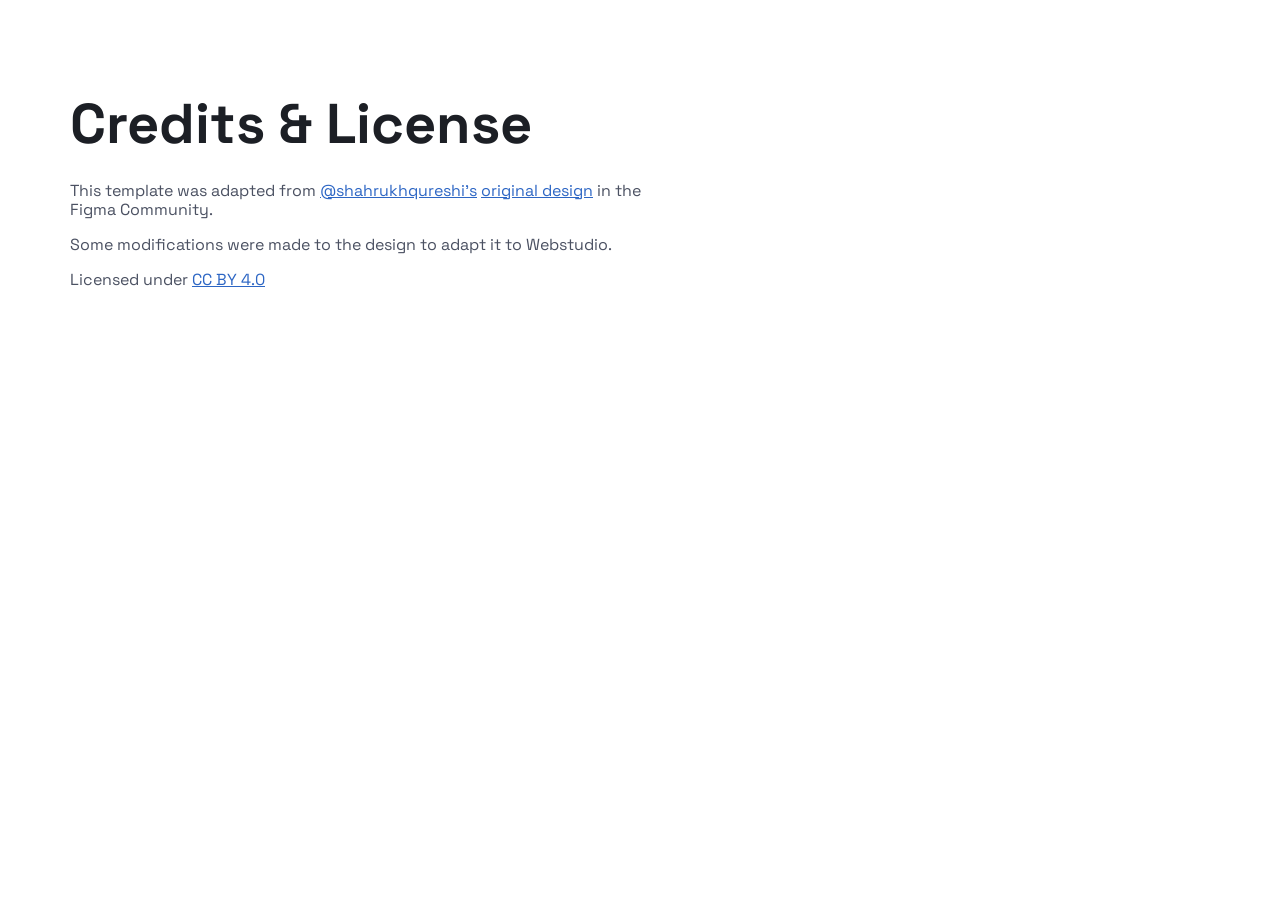
<file: credits/index.html>
<!doctype html>
<html
  lang="en"
  data-ws-project="a11872aa-d728-43fc-b00f-46dd9b3285ef"
  data-ws-last-published="2026-03-26T06:02:42.448Z"
>
  <head>
    <link
      rel="stylesheet"
      type="text/css"
      href="/assets/static/app_generated_index-6937cd5a.BlQy29A8.css"
    />
    <meta charset="UTF-8" />
    <meta name="viewport" content="width=device-width,initial-scale=1" />
    <link rel="icon" href="/assets/logo_r1qaJQiri6sK3rPyq-Sar.svg" />
    <link
      rel="preload"
      href="/assets/SpaceGrotesk-VariableFont_wght_92Z2i9spNtfwrzeGeXHcE.ttf"
      as="font"
      crossorigin="anonymous"
    />
    <meta property="og:url" content="https://url/credits" />
    <meta property="og:title" content="Credits" />
    <meta property="og:type" content="website" />
    <meta property="og:site_name" content="Aster Systems LLC" />
    <meta name="robots" content="noindex, nofollow" />
    <meta property="twitter:card" content="summary_large_image" />
    <title>Credits</title>
    <script type="application/ld+json">
      {
        "@context": "https://schema.org",
        "@type": "WebSite",
        "name": "Aster Systems LLC"
      }
    </script>
  </head>
  <body class="w-body">
    <div class="w-box">
      <main class="w-box">
        <section class="w-box cpv6efc c15jorp4">
          <div
            class="w-box c1y5gtuy ctwedid c4zv7o8 c1yxbcu3 ca0xin3 c1rlgl31 c15wov26 c9vbpot c1e4bhmr c59qywy"
          >
            <h1 class="w-heading c19rr8t3 c1amecmh c1e9izlp cc1w4m0 c15zku9k">
              Credits &amp; License
            </h1>
            <div class="w-box c106mtwp">
              <p class="w-paragraph">
                This template was adapted from
                <a
                  href="https://www.figma.com/@wblekhoa"
                  target="_blank"
                  class="w-rich-text-link c2qbx6y c145g7oo ci1i3li c14hij5v c1u4qls7 c1mucm95 c17skwfs c1ov2tmq cp8q3ji c1pnksm3 c1wvx2xz"
                  >@shahrukhqureshi&#x27;s</a
                >
                <a
                  href="https://www.figma.com/community/file/1297441219263679519/saas-landing-page-neuros-lite-ai-powerd-product"
                  target="_blank"
                  class="w-rich-text-link c2qbx6y c145g7oo ci1i3li c14hij5v c1u4qls7 c1mucm95 c17skwfs c1ov2tmq cp8q3ji c1pnksm3 c1wvx2xz"
                  >original design</a
                >
                in the Figma Community.
              </p>
              <p class="w-paragraph">
                Some modifications were made to the design to adapt it to
                Webstudio.
              </p>
              <p class="w-paragraph">
                Licensed under
                <a
                  href="https://creativecommons.org/licenses/by/4.0/"
                  target="_blank"
                  class="w-rich-text-link c2qbx6y c145g7oo ci1i3li c14hij5v c1u4qls7 c1mucm95 c17skwfs c1ov2tmq cp8q3ji c1pnksm3 c1wvx2xz"
                  >CC BY 4.0</a
                >
              </p>
            </div>
          </div>
        </section>
      </main>
    </div>
    <script id="vike_pageContext" type="application/json">
      {
        "_urlRewrite": null,
        "pageId": "/pages/credits",
        "routeParams": {},
        "data": {
          "url": "https://url/credits",
          "system": {
            "params": {},
            "search": {},
            "origin": "https://url",
            "pathname": "/credits"
          },
          "resources": {},
          "pageMeta": {
            "title": "Credits",
            "description": "",
            "excludePageFromSearch": true,
            "language": "",
            "socialImageAssetName": "!undefined",
            "socialImageUrl": "",
            "status": 200,
            "redirect": "",
            "custom": []
          }
        }
      }
    </script>
    <script id="vike_globalContext" type="application/json">
      {}
    </script>
    <script
      src="/assets/entries/entry-server-routing.vVV-q9Rj.js"
      type="module"
      async
    ></script>
    <link
      rel="modulepreload"
      href="/assets/entries/pages_credits.DrarU15N.js"
      as="script"
      type="text/javascript"
    /><link
      rel="modulepreload"
      href="/assets/chunks/chunk-C0uiD3QP.js"
      as="script"
      type="text/javascript"
    />
  </body>
</html>
</file>
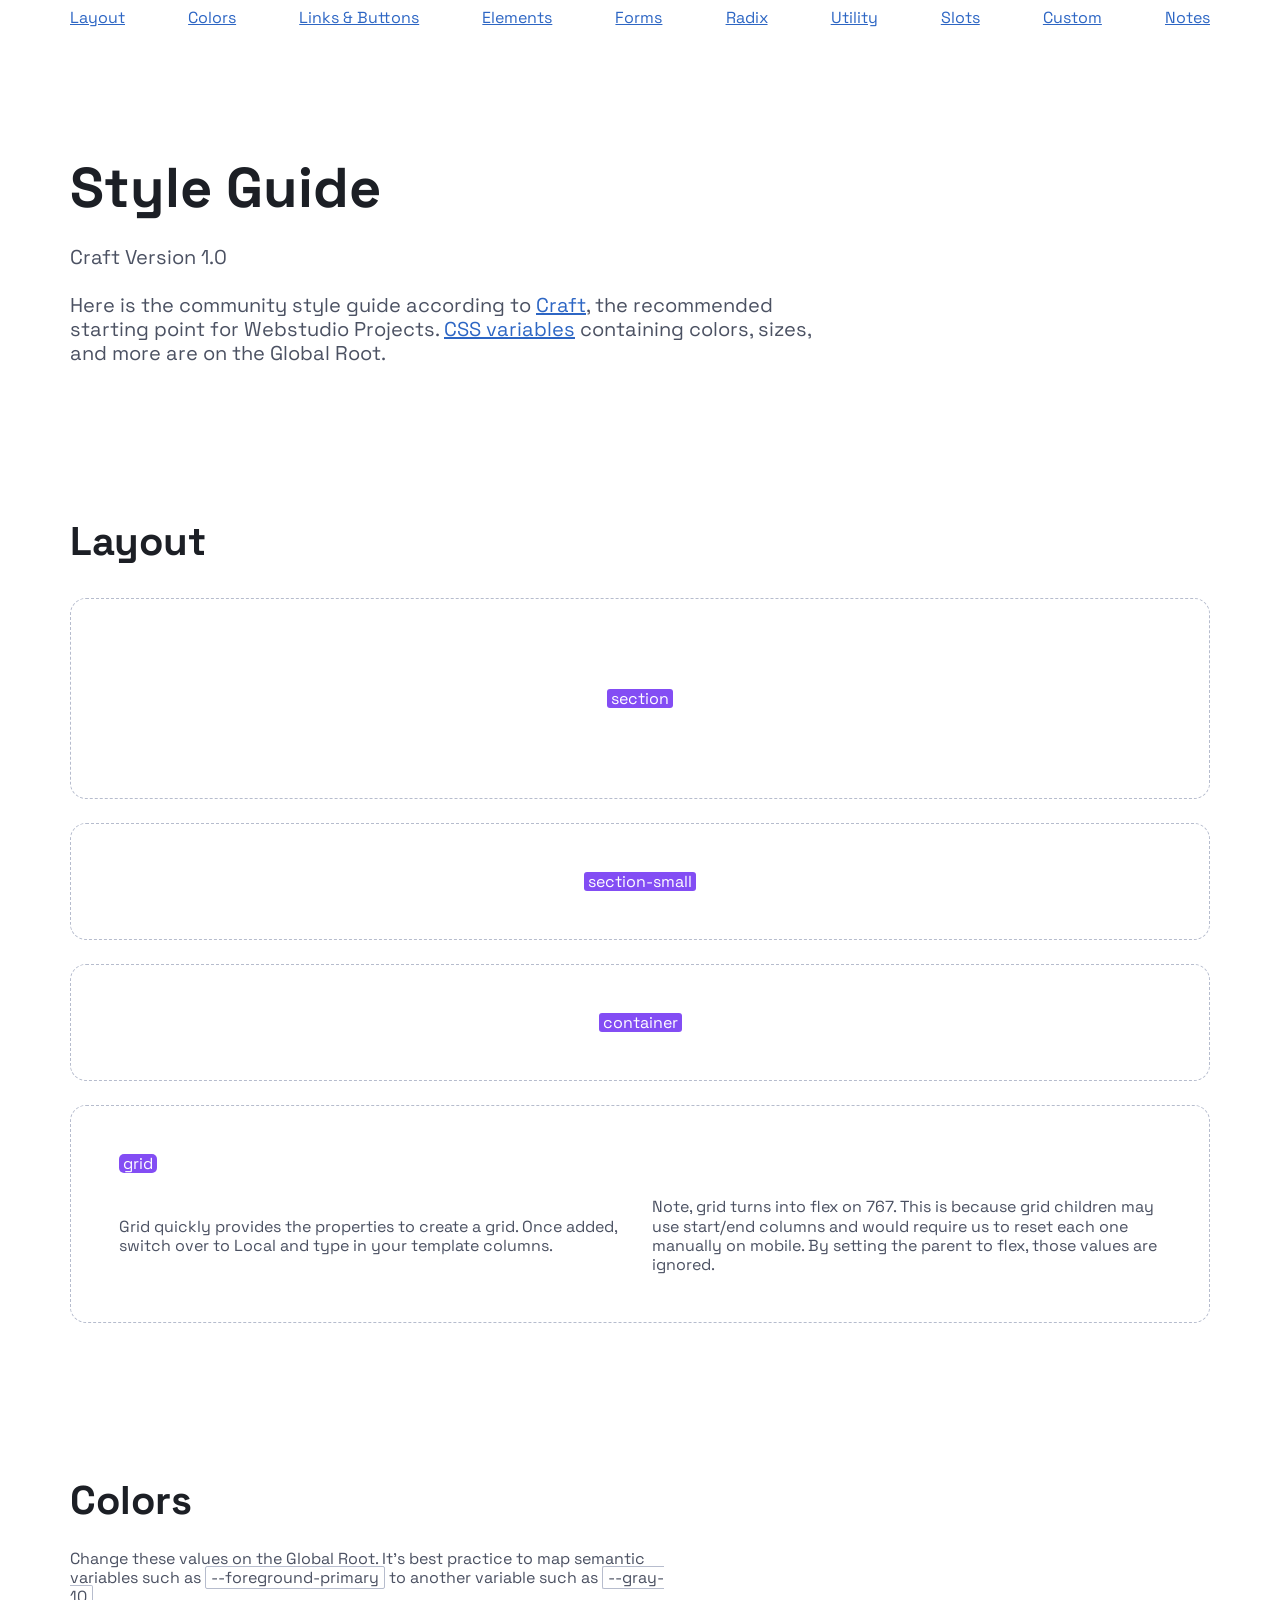
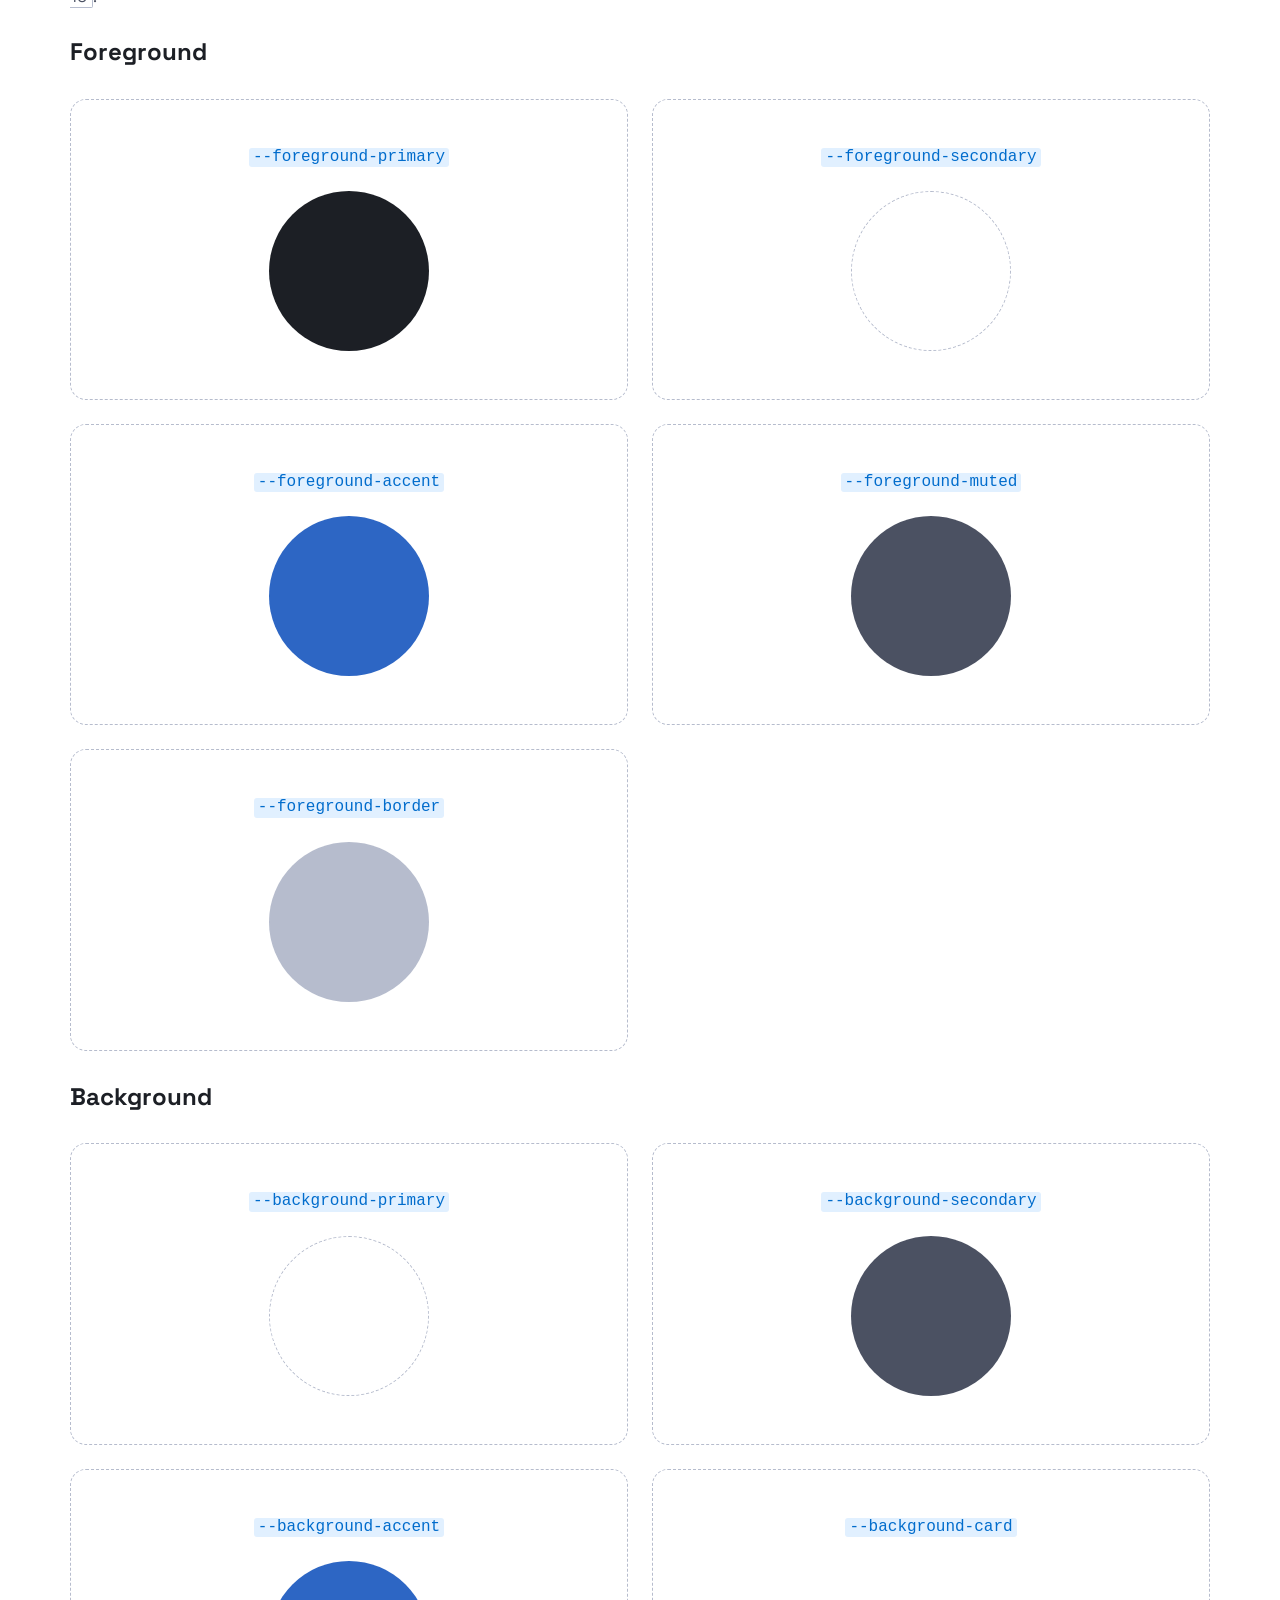
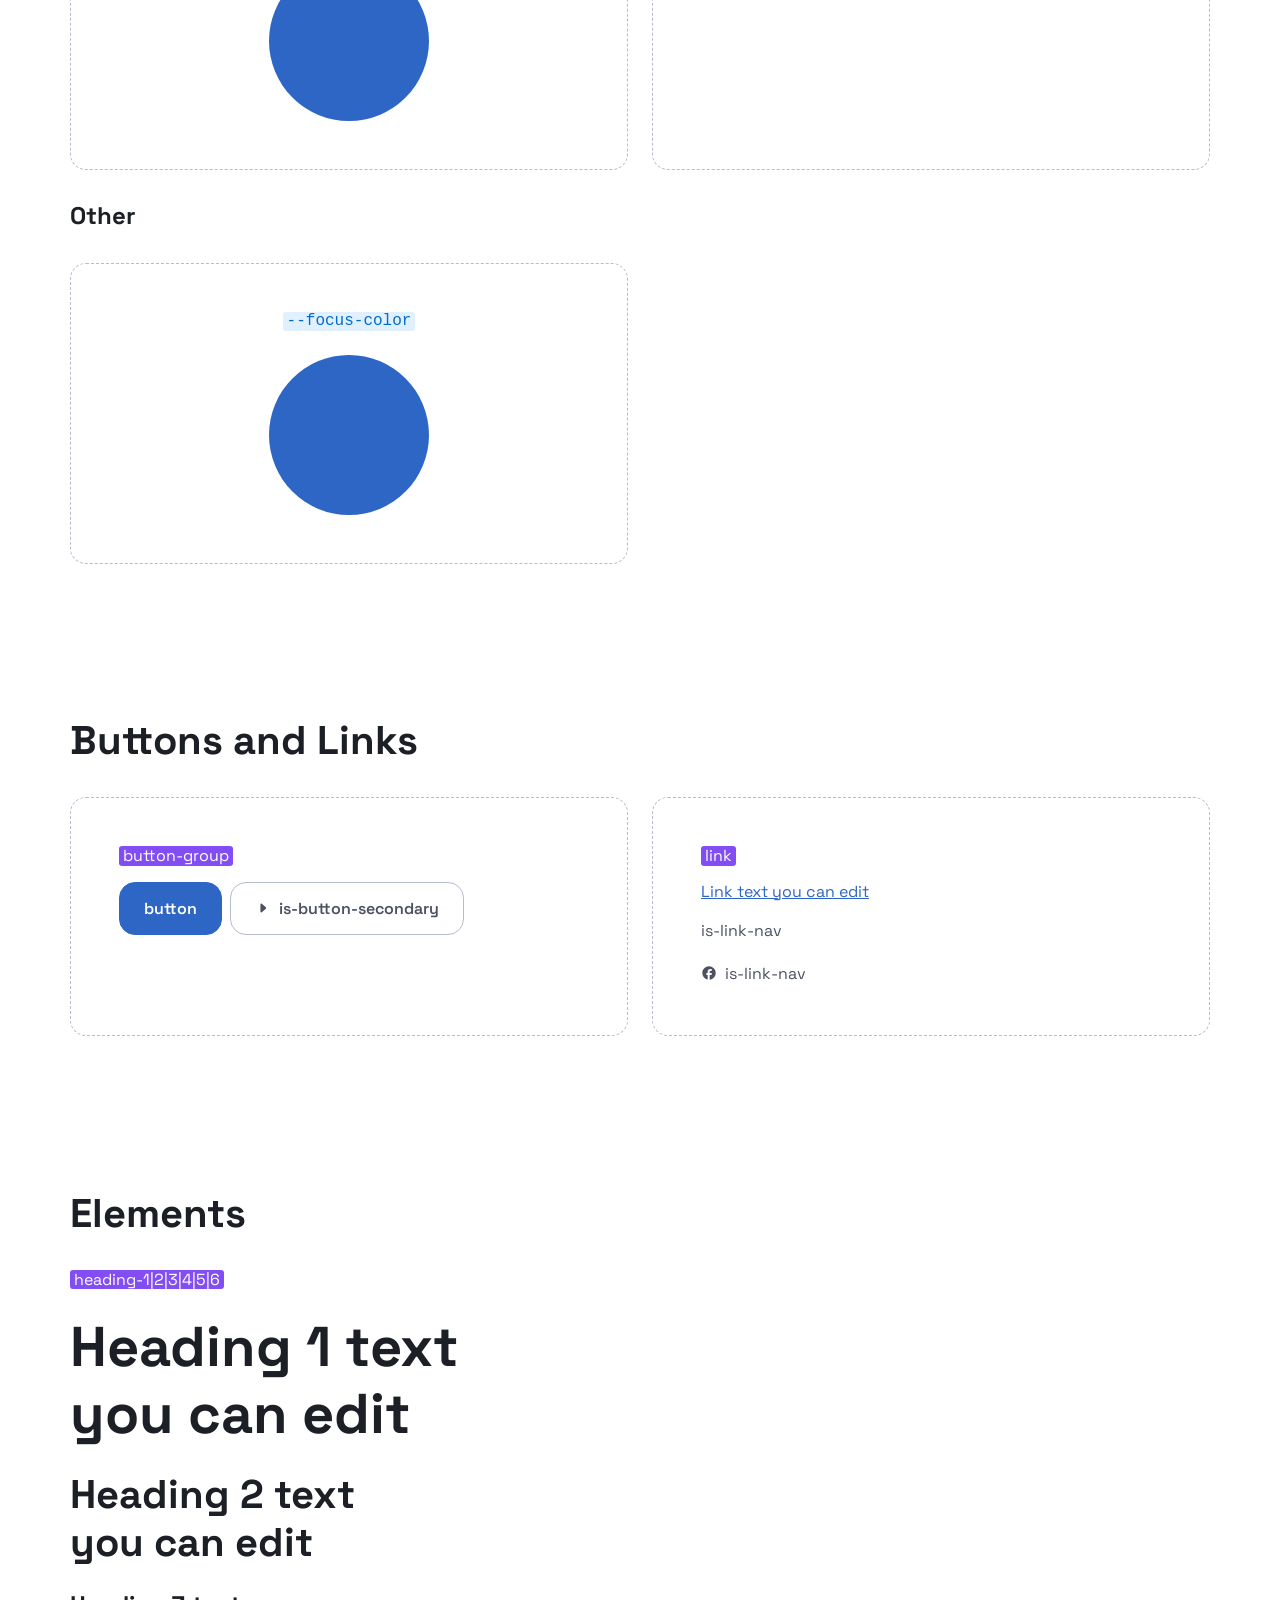
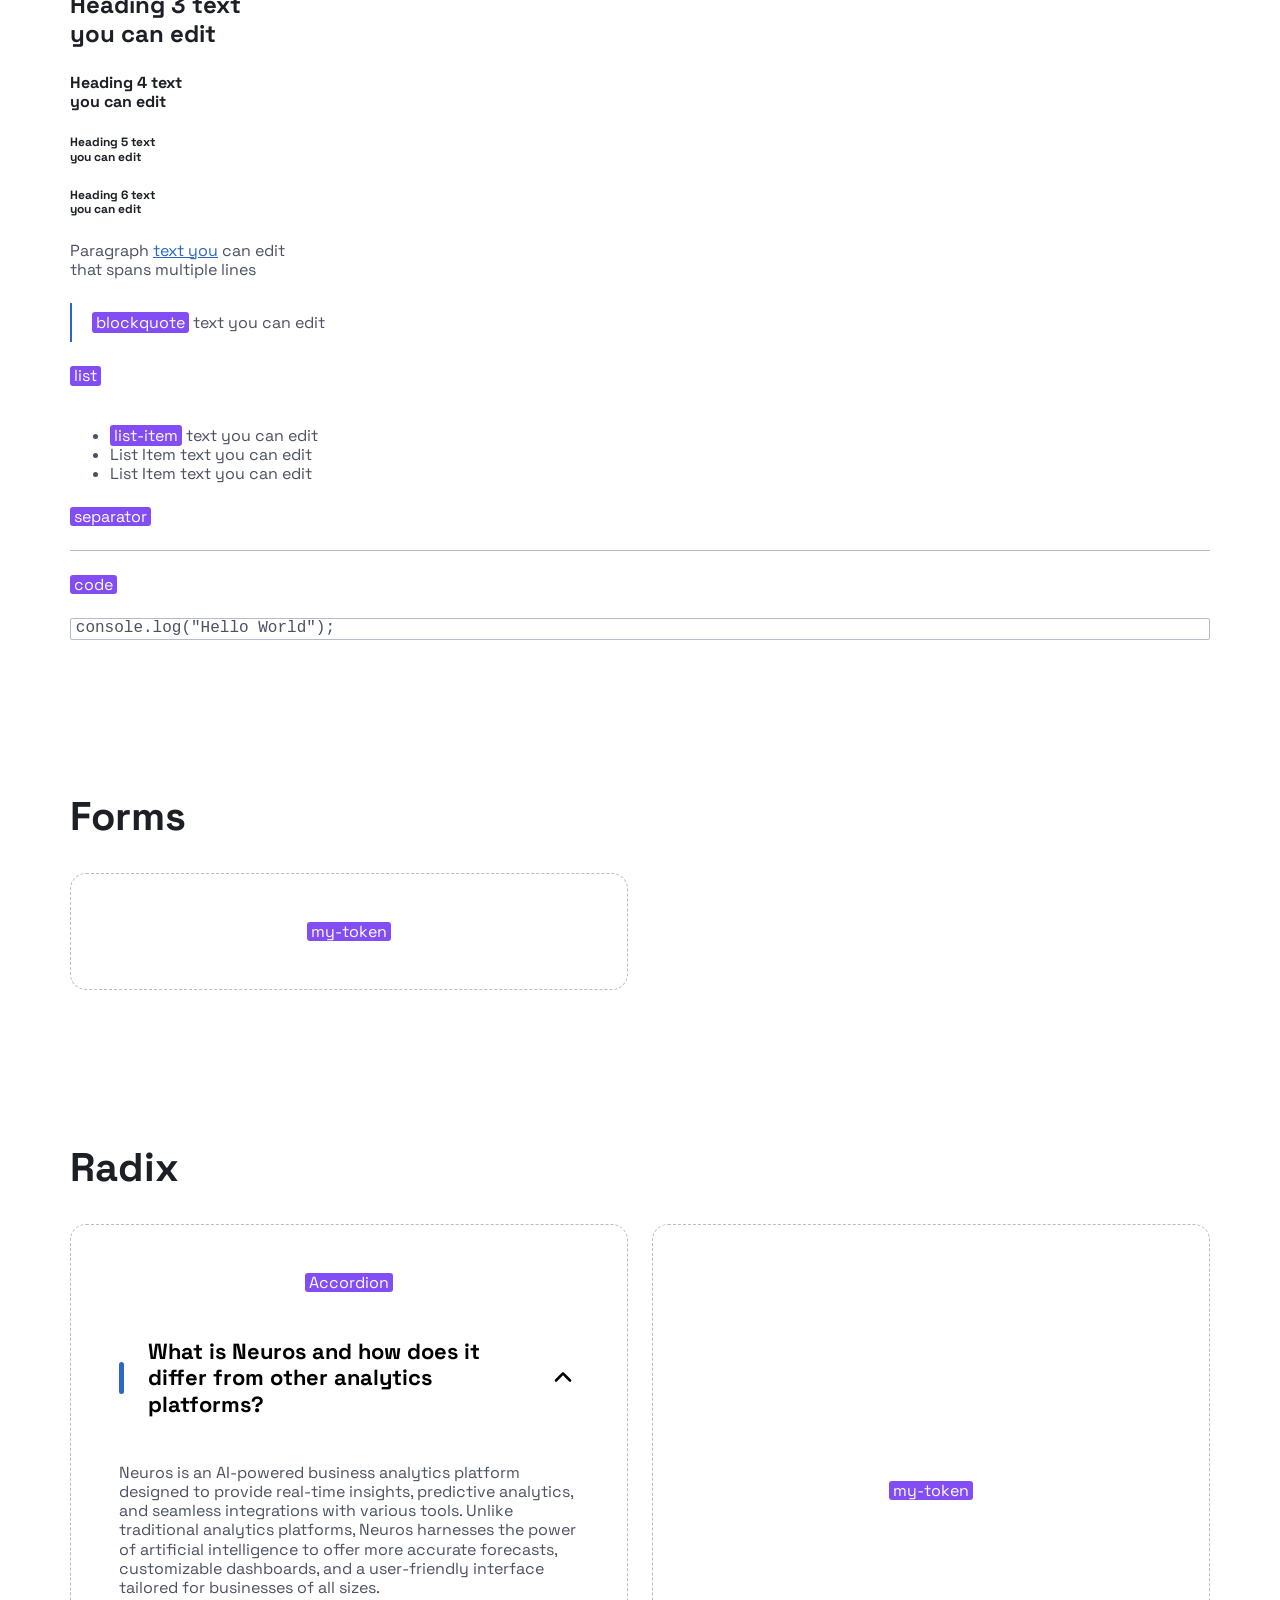
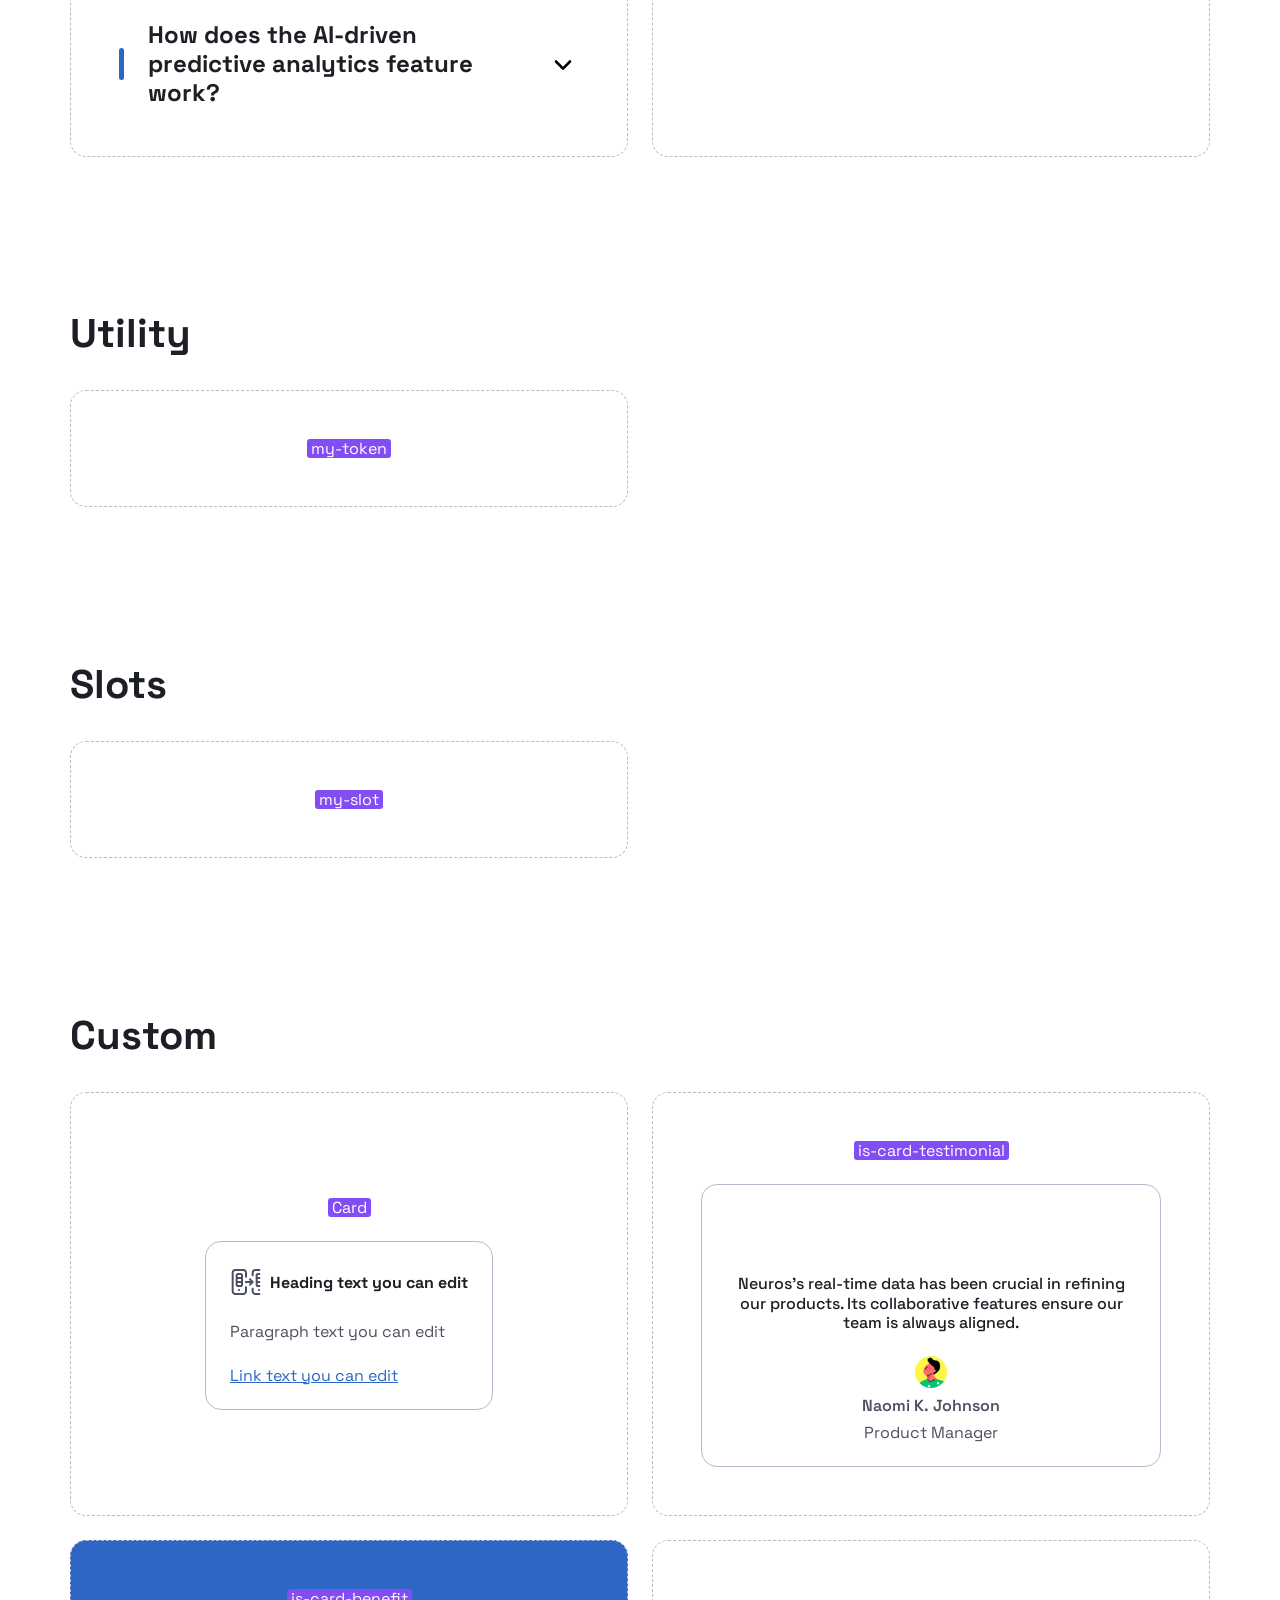
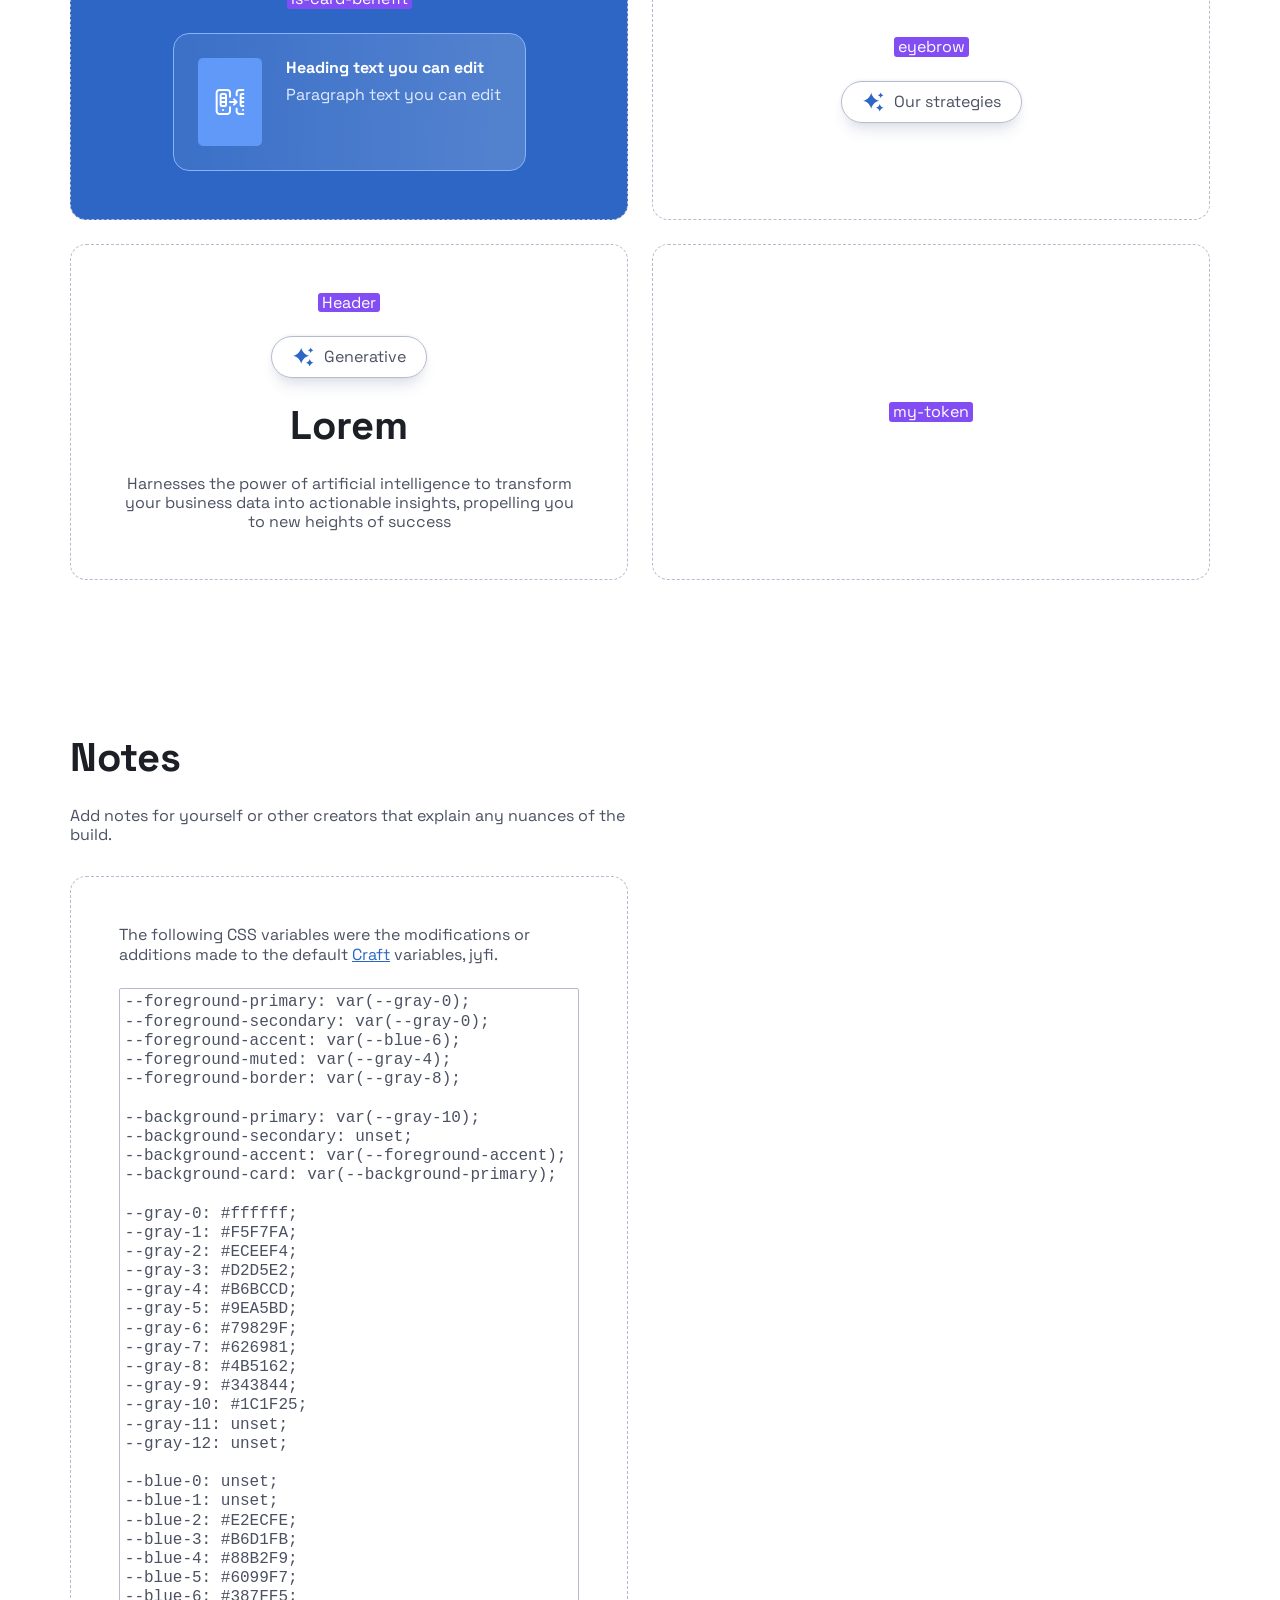
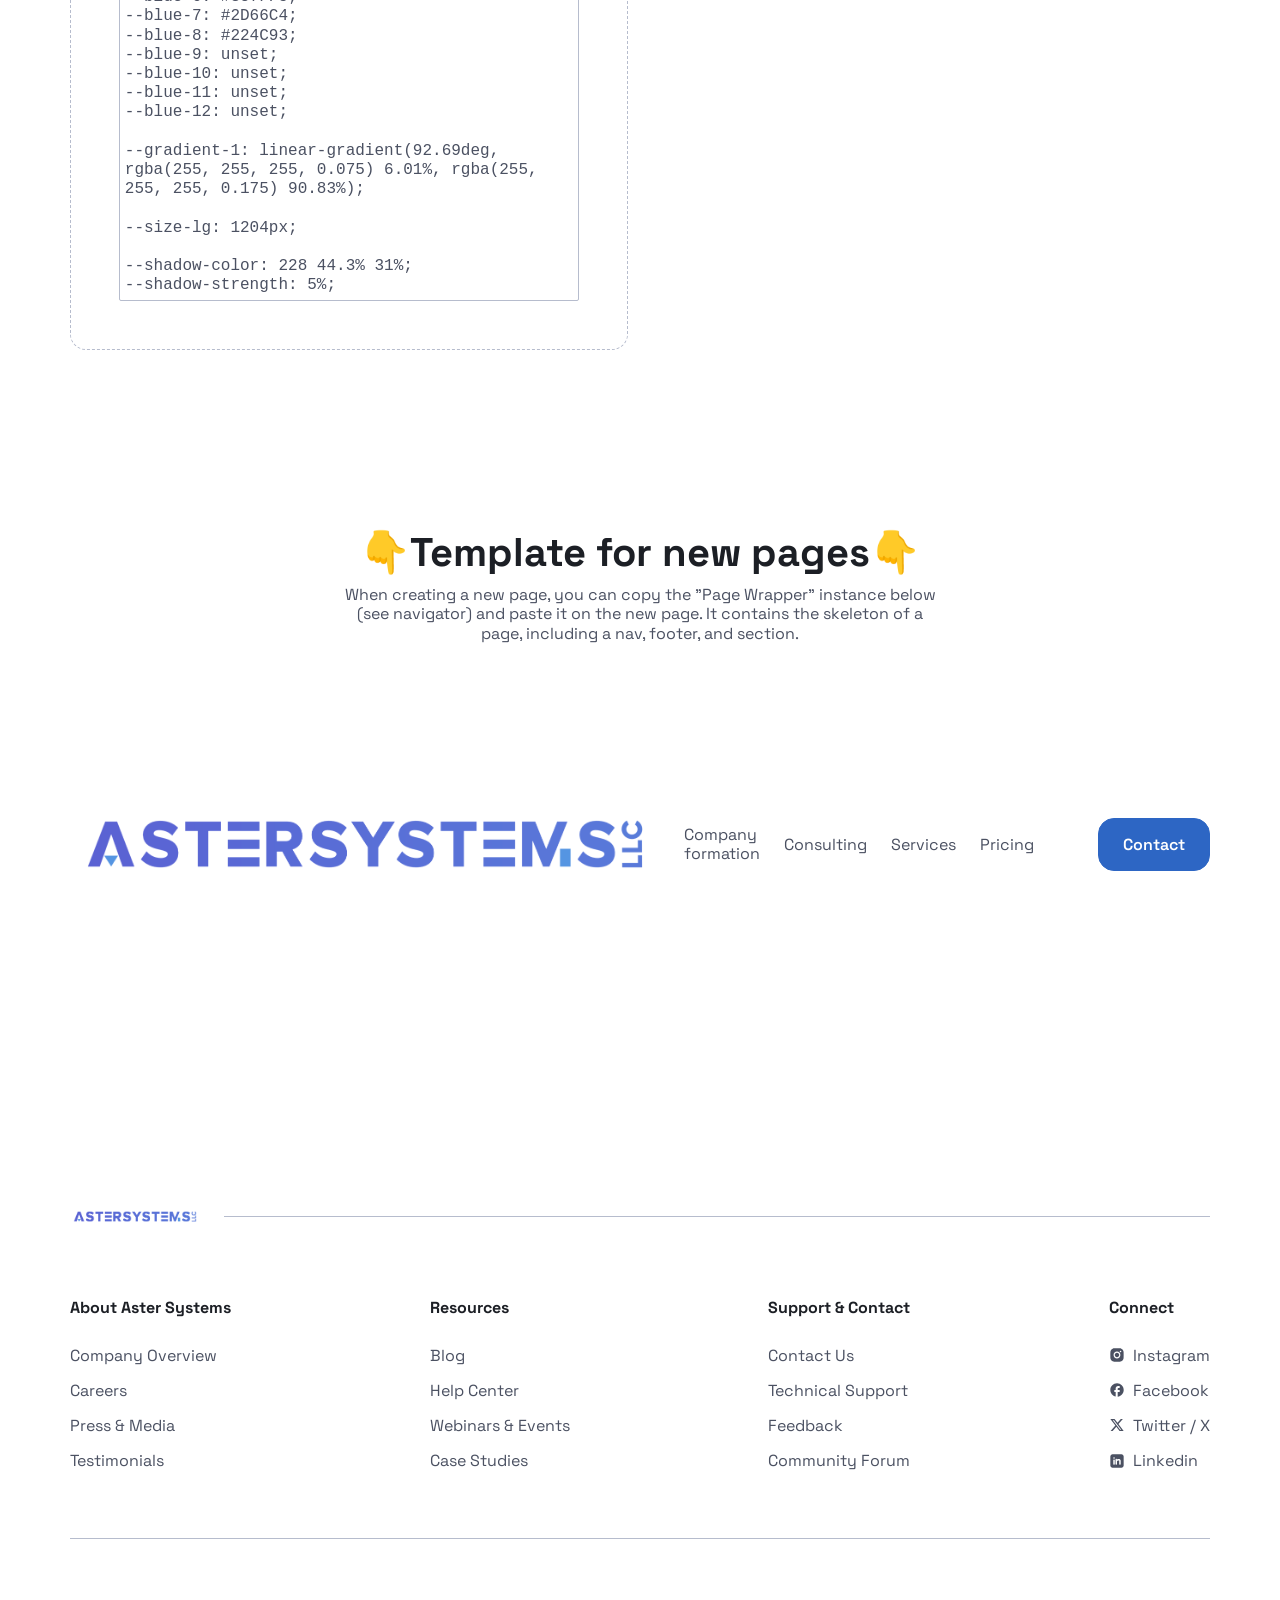
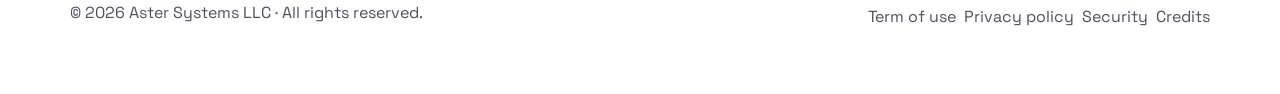
<file: style-guide/index.html>
<!doctype html>
<html
  lang="en"
  data-ws-project="a11872aa-d728-43fc-b00f-46dd9b3285ef"
  data-ws-last-published="2026-03-26T06:02:42.448Z"
>
  <head>
    <link
      rel="stylesheet"
      type="text/css"
      href="/assets/static/app_generated_index-6937cd5a.BlQy29A8.css"
    />
    <meta charset="UTF-8" />
    <meta name="viewport" content="width=device-width,initial-scale=1" />
    <link
      rel="preload"
      as="image"
      imagesrcset="/assets/logo_fBOk-lT-O05Evqyl9Jlnt.png 16w, /assets/logo_fBOk-lT-O05Evqyl9Jlnt.png 32w, /assets/logo_fBOk-lT-O05Evqyl9Jlnt.png 48w, /assets/logo_fBOk-lT-O05Evqyl9Jlnt.png 64w, /assets/logo_fBOk-lT-O05Evqyl9Jlnt.png 96w, /assets/logo_fBOk-lT-O05Evqyl9Jlnt.png 128w, /assets/logo_fBOk-lT-O05Evqyl9Jlnt.png 256w, /assets/logo_fBOk-lT-O05Evqyl9Jlnt.png 384w, /assets/logo_fBOk-lT-O05Evqyl9Jlnt.png 640w, /assets/logo_fBOk-lT-O05Evqyl9Jlnt.png 750w, /assets/logo_fBOk-lT-O05Evqyl9Jlnt.png 828w, /assets/logo_fBOk-lT-O05Evqyl9Jlnt.png 1080w, /assets/logo_fBOk-lT-O05Evqyl9Jlnt.png 1200w, /assets/logo_fBOk-lT-O05Evqyl9Jlnt.png 1920w, /assets/logo_fBOk-lT-O05Evqyl9Jlnt.png 2048w, /assets/logo_fBOk-lT-O05Evqyl9Jlnt.png 3840w"
      imagesizes="100vw"
    />
    <link rel="icon" href="/assets/logo_r1qaJQiri6sK3rPyq-Sar.svg" />
    <link
      rel="preload"
      href="/assets/SpaceGrotesk-VariableFont_wght_92Z2i9spNtfwrzeGeXHcE.ttf"
      as="font"
      crossorigin="anonymous"
    />
    <meta property="og:url" content="https://url/style-guide" />
    <meta property="og:title" content="Untitled" />
    <meta property="og:type" content="website" />
    <meta property="og:site_name" content="Aster Systems LLC" />
    <meta name="robots" content="noindex, nofollow" />
    <meta property="twitter:card" content="summary_large_image" />
    <title>Untitled</title>
    <script type="application/ld+json">
      {
        "@context": "https://schema.org",
        "@type": "WebSite",
        "name": "Aster Systems LLC"
      }
    </script>
  </head>
  <body id="top" class="w-body">
    <div class="w-box cpv6efc c15jorp4">
      <div
        class="w-box c1y5gtuy ctwedid c4zv7o8 c1yxbcu3 ca0xin3 c1rlgl31 c15wov26 c9vbpot cr49k61 c1fp5aoy"
      >
        <div class="w-box c15wov26 c9vbpot c1n863ed c8yq6mq cauop7v">
          <h1 class="w-heading c19rr8t3 c1amecmh c1e9izlp cc1w4m0 c15zku9k">
            Style Guide
          </h1>
          <div class="w-text c1kxlxba cwjeyqj">Craft Version 1.0</div>
          <p class="w-paragraph cgzparl c1kxlxba">
            Here is the community style guide according to
            <a
              href="https://docs.webstudio.is/university/craft"
              target="_blank"
              class="w-rich-text-link c2qbx6y c145g7oo ci1i3li c14hij5v c1u4qls7 c1mucm95 c17skwfs c1ov2tmq cp8q3ji c1pnksm3 c1wvx2xz"
              >Craft</a
            >, the recommended starting point for Webstudio Projects.
            <a
              href="https://docs.webstudio.is/university/foundations/css-variables"
              target="_blank"
              class="w-rich-text-link c2qbx6y c145g7oo ci1i3li c14hij5v c1u4qls7 c1mucm95 c17skwfs c1ov2tmq cp8q3ji c1pnksm3 c1wvx2xz"
              >CSS variables</a
            >
            containing colors, sizes, and more are on the Global Root.
          </p>
        </div>
        <div
          id="layout"
          class="w-box c15wov26 c9vbpot c1ap139t c18l6n95 c6yjhq6"
        >
          <div class="w-box c15wov26 c9vbpot c1n863ed c8yq6mq cauop7v">
            <h2 class="w-heading cl0htyc c1amecmh c1e9izlp cc1w4m0 c1lnn66g">
              Layout
            </h2>
          </div>
          <div class="w-box cpvydg0 c41slup cir0thx cqzz5ww c4naw3j">
            <div
              class="w-box c1p7gwu cz1nvml c1jxn1k4 c1859w47 c15wov26 ccanaxu cuwsqp1 cpv6efc c15jorp4 c1mlc4kf c1mup6t4 c19vmayk c186r584 c9vbpot c1f8rura c4k2rpr ckpnoc8"
            >
              <div
                class="w-text cuhoso9 ce1dmc8 c5vkeqg c1poii3h cu196q0 c1llrmko cipvnsm c19263sz cvuvh08 cjukua7"
              >
                section
              </div>
            </div>
            <div
              class="w-box c1p7gwu cz1nvml c1jxn1k4 c1859w47 c15wov26 ccanaxu cuwsqp1 c19vmayk c186r584 c9vbpot c1f8rura c4k2rpr ckpnoc8 cukqoz3"
            >
              <div
                class="w-text cuhoso9 ce1dmc8 c5vkeqg c1poii3h cu196q0 c1llrmko cipvnsm c19263sz cvuvh08 cjukua7"
              >
                section-small
              </div>
            </div>
            <div
              class="w-box c1p7gwu cz1nvml c1jxn1k4 c1859w47 c15wov26 ccanaxu cuwsqp1 ckv9hzh c13a8eri c1yxbcu3 c4zv7o8 c19vmayk c186r584 c9vbpot c25muhi c1o83613 c1y5gtuy ctwedid ca0xin3 c1rlgl31 ckpnoc8"
            >
              <div
                class="w-text cuhoso9 ce1dmc8 c5vkeqg c1poii3h cu196q0 c1llrmko cipvnsm c19263sz cvuvh08 cjukua7"
              >
                container
              </div>
            </div>
            <div
              class="w-box c1p7gwu cz1nvml c1jxn1k4 c1859w47 cpvydg0 ccanaxu cuwsqp1 c19vmayk c186r584 c9vbpot cj6cf3e c10c0lh2 cungu31 ckpnoc8 cukqoz3 ch9s07v cky5twr"
            >
              <div class="w-box c8b5qw0 cng1viv">
                <div
                  class="w-text cuhoso9 cnaxdqe crh25zg ce1dmc8 c5vkeqg cu1pvnx cr540aw cu196q0 c17tuecw c3um137 c1yk18vo cpegdhn c145jxex c186r584"
                >
                  grid
                </div>
              </div>
              <div class="w-box">
                <p class="w-paragraph">
                  Grid quickly provides the properties to create a grid. Once
                  added, switch over to Local and type in your template columns.
                </p>
              </div>
              <div class="w-box">
                <p class="w-paragraph">
                  Note, grid turns into flex on 767. This is because grid
                  children may use start/end columns and would require us to
                  reset each one manually on mobile. By setting the parent to
                  flex, those values are ignored.
                </p>
              </div>
            </div>
          </div>
        </div>
        <div
          id="colors"
          class="w-box c15wov26 c9vbpot c1ap139t c18l6n95 c6yjhq6"
        >
          <div class="w-box c15wov26 c9vbpot c1n863ed c8yq6mq cauop7v">
            <h2 class="w-heading cl0htyc c1amecmh c1e9izlp cc1w4m0 c1lnn66g">
              Colors
            </h2>
            <p class="w-paragraph cwjeyqj c106mtwp">
              Change these values on the Global Root. It&#x27;s best practice to
              map semantic variables such as
              <span
                class="w-text-1 cbqnzuf cxqf6x9 c1pkccgo c1rroh2k c11u2lqd c5zd49s c2w6hj3 c1ow0w2l"
                >--foreground-primary</span
              >
              to another variable such as
              <span
                class="w-text-1 cbqnzuf cxqf6x9 c1pkccgo c1rroh2k c11u2lqd c5zd49s c2w6hj3 c1ow0w2l"
                >--gray-10</span
              >.
            </p>
          </div>
          <h3 class="w-heading c1dn7zc3 c1amecmh c1e9izlp cc1w4m0 c1lnn66g">
            Foreground
          </h3>
          <div class="w-box cpvydg0 cungu31 cir0thx cqzz5ww c4naw3j">
            <div
              class="w-box c1p7gwu cz1nvml c1jxn1k4 c1859w47 c15wov26 ccanaxu cuwsqp1 c19vmayk c186r584 c9vbpot c1f8rura c4k2rpr ckpnoc8 cukqoz3"
            >
              <div
                class="w-text c94ygwg ce1dmc8 c5vkeqg c1rsedu2 cu196q0 c1llrmko cipvnsm c19263sz cvuvh08 cjukua7 c1oumsud"
              >
                --foreground-primary
              </div>
              <div
                class="w-box c17wyvr0 c1hp1lcv c1rg3gx8 cdv1xmn c14czazn c6qgrpk c1jwcbap c1lnn66g cg4txpm"
              ></div>
            </div>
            <div
              class="w-box c1p7gwu cz1nvml c1jxn1k4 c1859w47 c15wov26 ccanaxu cuwsqp1 c19vmayk c186r584 c9vbpot c1f8rura c4k2rpr ckpnoc8 cukqoz3"
            >
              <div
                class="w-text c94ygwg ce1dmc8 c5vkeqg c1rsedu2 cu196q0 c1llrmko cipvnsm c19263sz cvuvh08 cjukua7 c1oumsud"
              >
                --foreground-secondary
              </div>
              <div
                class="w-box c17wyvr0 c1hp1lcv c1rg3gx8 cdv1xmn c14czazn c6qgrpk c1jwcbap ca2hi3t ckpnoc8"
              ></div>
            </div>
            <div
              class="w-box c1p7gwu cz1nvml c1jxn1k4 c1859w47 c15wov26 ccanaxu cuwsqp1 c19vmayk c186r584 c9vbpot c1f8rura c4k2rpr ckpnoc8 cukqoz3"
            >
              <div
                class="w-text c94ygwg ce1dmc8 c5vkeqg c1rsedu2 cu196q0 c1llrmko cipvnsm c19263sz cvuvh08 cjukua7 c1oumsud"
              >
                --foreground-accent
              </div>
              <div
                class="w-box c17wyvr0 c1hp1lcv c1rg3gx8 cdv1xmn c14czazn c6qgrpk c1jwcbap cuivlhx cg4txpm"
              ></div>
            </div>
            <div
              class="w-box c1p7gwu cz1nvml c1jxn1k4 c1859w47 c15wov26 ccanaxu cuwsqp1 c19vmayk c186r584 c9vbpot c1f8rura c4k2rpr ckpnoc8 cukqoz3"
            >
              <div
                class="w-text c94ygwg ce1dmc8 c5vkeqg c1rsedu2 cu196q0 c1llrmko cipvnsm c19263sz cvuvh08 cjukua7 c1oumsud"
              >
                --foreground-muted
              </div>
              <div
                class="w-box c17wyvr0 c1hp1lcv c1rg3gx8 cdv1xmn c14czazn c6qgrpk c1jwcbap c1qzbu4v cg4txpm"
              ></div>
            </div>
            <div
              class="w-box c1p7gwu cz1nvml c1jxn1k4 c1859w47 c15wov26 ccanaxu cuwsqp1 c19vmayk c186r584 c9vbpot c1f8rura c4k2rpr ckpnoc8 cukqoz3"
            >
              <div
                class="w-text c94ygwg ce1dmc8 c5vkeqg c1rsedu2 cu196q0 c1llrmko cipvnsm c19263sz cvuvh08 cjukua7 c1oumsud"
              >
                --foreground-border
              </div>
              <div
                class="w-box c17wyvr0 c1hp1lcv c1rg3gx8 cdv1xmn c14czazn c6qgrpk c1jwcbap c38hotd cg4txpm"
              ></div>
            </div>
          </div>
          <h3 class="w-heading c1dn7zc3 c1amecmh c1e9izlp cc1w4m0 c1lnn66g">
            Background
          </h3>
          <div class="w-box cpvydg0 cungu31 cir0thx cqzz5ww c4naw3j">
            <div
              class="w-box c1p7gwu cz1nvml c1jxn1k4 c1859w47 c15wov26 ccanaxu cuwsqp1 c19vmayk c186r584 c9vbpot c1f8rura c4k2rpr ckpnoc8 cukqoz3"
            >
              <div
                class="w-text c94ygwg ce1dmc8 c5vkeqg c1rsedu2 cu196q0 c1llrmko cipvnsm c19263sz cvuvh08 cjukua7 c1oumsud"
              >
                --background-primary
              </div>
              <div
                class="w-box c17wyvr0 c1hp1lcv c1rg3gx8 cdv1xmn c14czazn c6qgrpk c1jwcbap cx894oo ckpnoc8"
              ></div>
            </div>
            <div
              class="w-box c1p7gwu cz1nvml c1jxn1k4 c1859w47 c15wov26 ccanaxu cuwsqp1 c19vmayk c186r584 c9vbpot c1f8rura c4k2rpr ckpnoc8 cukqoz3"
            >
              <div
                class="w-text c94ygwg ce1dmc8 c5vkeqg c1rsedu2 cu196q0 c1llrmko cipvnsm c19263sz cvuvh08 cjukua7 c1oumsud"
              >
                --background-secondary
              </div>
              <div
                class="w-box c17wyvr0 c1hp1lcv c1rg3gx8 cdv1xmn c14czazn c6qgrpk c1jwcbap cr5woye cg4txpm"
              ></div>
            </div>
            <div
              class="w-box c1p7gwu cz1nvml c1jxn1k4 c1859w47 c15wov26 ccanaxu cuwsqp1 c19vmayk c186r584 c9vbpot c1f8rura c4k2rpr ckpnoc8 cukqoz3"
            >
              <div
                class="w-text c94ygwg ce1dmc8 c5vkeqg c1rsedu2 cu196q0 c1llrmko cipvnsm c19263sz cvuvh08 cjukua7 c1oumsud"
              >
                --background-accent
              </div>
              <div
                class="w-box c17wyvr0 c1hp1lcv c1rg3gx8 cdv1xmn c14czazn c6qgrpk c1jwcbap cetbkfi cg4txpm"
              ></div>
            </div>
            <div
              class="w-box c1p7gwu cz1nvml c1jxn1k4 c1859w47 c15wov26 ccanaxu cuwsqp1 c19vmayk c186r584 c9vbpot c1f8rura c4k2rpr ckpnoc8 cukqoz3"
            >
              <div
                class="w-text c94ygwg ce1dmc8 c5vkeqg c1rsedu2 cu196q0 c1llrmko cipvnsm c19263sz cvuvh08 cjukua7 c1oumsud"
              >
                --background-card
              </div>
              <div
                class="w-box c17wyvr0 c1hp1lcv c1rg3gx8 cdv1xmn c14czazn c6qgrpk c1jwcbap c1h5wb7y cg4txpm"
              ></div>
            </div>
          </div>
          <h3 class="w-heading c1dn7zc3 c1amecmh c1e9izlp cc1w4m0 c1lnn66g">
            Other
          </h3>
          <div class="w-box cpvydg0 cungu31 cir0thx cqzz5ww c4naw3j">
            <div
              class="w-box c1p7gwu cz1nvml c1jxn1k4 c1859w47 c15wov26 ccanaxu cuwsqp1 c19vmayk c186r584 c9vbpot c1f8rura c4k2rpr ckpnoc8 cukqoz3"
            >
              <div
                class="w-text c94ygwg ce1dmc8 c5vkeqg c1rsedu2 cu196q0 c1llrmko cipvnsm c19263sz cvuvh08 cjukua7 c1oumsud"
              >
                --focus-color
              </div>
              <div
                class="w-box c17wyvr0 c1hp1lcv c1rg3gx8 cdv1xmn c14czazn c6qgrpk c1jwcbap c1hdvca7 cg4txpm"
              ></div>
            </div>
          </div>
        </div>
        <div
          id="links-buttons"
          class="w-box c15wov26 c9vbpot c1ap139t c18l6n95 c6yjhq6"
        >
          <div class="w-box c15wov26 c9vbpot c1n863ed c8yq6mq cauop7v">
            <h2 class="w-heading cl0htyc c1amecmh c1e9izlp cc1w4m0 c1lnn66g">
              Buttons and Links
            </h2>
          </div>
          <div class="w-box cpvydg0 cungu31 cir0thx cqzz5ww c4naw3j">
            <div
              class="w-box c1p7gwu cz1nvml c1jxn1k4 c1859w47 c15wov26 c186wlez cciowao c19vmayk c186r584 c9vbpot c11kghab c1xptikc ckpnoc8 cukqoz3"
            >
              <div
                class="w-text cuhoso9 ce1dmc8 c5vkeqg c1poii3h cu196q0 c1llrmko cipvnsm c19263sz cvuvh08 cjukua7"
              >
                button-group
              </div>
              <div
                class="w-box c15wov26 ccanaxu cciowao c1b8w41a co0w7fv c1mes1tv"
              >
                <a
                  class="w-link c12hhu5u cg91gp7 c1slub3s c1ja0wp7 ck8fyic c18wune3 c1uaty07 c1tnm35q cfbeh5 c1d8oa30 c1tdtvjs civrtzc c1i6u13o ccanaxu cuwsqp1 c1b8w41a co0w7fv c10olkz5 c1u4qls7 c1mucm95 c17skwfs c1ov2tmq cog6eqa cp8q3ji c1pnksm3 c14kc0uq c1w68d12"
                  href="#"
                  ><span class="w-text">button</span></a
                ><a
                  class="w-link ccbw1jm cs9dmk2 c1slub3s c1ja0wp7 ck8fyic c18wune3 c1uaty07 c1tnm35q cfbeh5 c1d8oa30 c1tdtvjs civrtzc c1i6u13o ccanaxu cuwsqp1 c1b8w41a co0w7fv c10olkz5 c1u4qls7 c1mucm95 c17skwfs c1ov2tmq c1lf7fm0 cp8q3ji c1pnksm3 c14kc0uq c1w68d12"
                  href="#"
                  ><div class="w-html-embed c1i6u13o ct6xi25 c1v15jmv">
                    <svg
                      width="100%"
                      height="100%"
                      viewBox="0 0 25 24"
                      fill="none"
                      xmlns="http://www.w3.org/2000/svg"
                    >
                      <path
                        d="M17.0162 10.9046C17.6613 11.4683 17.6613 12.5317 17.0162 13.0954L10.6215 18.6843C9.76962 19.4287 8.5 18.7732 8.5 17.5889L8.5 6.41112C8.5 5.22681 9.76962 4.57126 10.6215 5.31574L17.0162 10.9046Z"
                        fill="currentColor"
                      ></path>
                    </svg>
                  </div>
                  <span class="w-text">is-button-secondary</span></a
                >
              </div>
            </div>
            <div
              class="w-box c1p7gwu cz1nvml c1jxn1k4 c1859w47 c15wov26 c186wlez cciowao c19vmayk c186r584 c9vbpot c11kghab c1xptikc ckpnoc8 cukqoz3"
            >
              <div
                class="w-text cuhoso9 ce1dmc8 c5vkeqg c1poii3h cu196q0 c1llrmko cipvnsm c19263sz cvuvh08 cjukua7"
              >
                link
              </div>
              <a
                class="w-link c2qbx6y c145g7oo ci1i3li c14hij5v c1u4qls7 c1mucm95 c17skwfs c1ov2tmq cp8q3ji c1pnksm3 c1wvx2xz"
                href="#"
                >Link text you can edit</a
              ><a
                class="w-link ccbw1jm c1i6u13o c1tdtvjs c14hij5v c1u4qls7 c1mucm95 c17skwfs c1ov2tmq ccanaxu cciowao c1b8w41a co0w7fv cs9dmk2 c1f1r4bb cyp6dig c1ei055y cg9t561 c1dq3r5 cq1libe c1ahkfac cnv3kpj c1tv1qvx c7oeyb0 cp8q3ji c1pnksm3 crbb2yz c189r9yc"
                href="#"
                >is-link-nav</a
              ><a
                class="w-link ccbw1jm c1i6u13o c1tdtvjs c14hij5v c1u4qls7 c1mucm95 c17skwfs c1ov2tmq ccanaxu cciowao c1b8w41a co0w7fv cs9dmk2 c1f1r4bb cyp6dig c1ei055y cg9t561 c1dq3r5 cq1libe c1ahkfac cnv3kpj c1tv1qvx c7oeyb0 cp8q3ji c1pnksm3 crbb2yz c189r9yc"
                href="#"
                ><div class="w-html-embed c1i6u13o ct6xi25 c1v15jmv">
                  <svg
                    width="100%"
                    height="100%"
                    viewBox="0 0 18 18"
                    fill="none"
                    xmlns="http://www.w3.org/2000/svg"
                  >
                    <path
                      d="M16.5376 9.0188C16.5376 4.86842 13.1692 1.5 9.0188 1.5C4.86842 1.5 1.5 4.86842 1.5 9.0188C1.5 12.6579 4.08647 15.688 7.51504 16.3872V11.2744H6.01128V9.0188H7.51504V7.1391C7.51504 5.68797 8.69549 4.50752 10.1466 4.50752H12.0263V6.76316H10.5226C10.109 6.76316 9.77068 7.1015 9.77068 7.51504V9.0188H12.0263V11.2744H9.77068V16.5C13.5677 16.1241 16.5376 12.9211 16.5376 9.0188Z"
                      fill="currentColor"
                    ></path>
                  </svg>
                </div>
                <span class="w-text">is-link-nav</span></a
              >
            </div>
          </div>
        </div>
        <div
          id="elements"
          class="w-box c15wov26 c9vbpot c1ap139t c18l6n95 c6yjhq6"
        >
          <div class="w-box c15wov26 c9vbpot c1n863ed c8yq6mq cauop7v">
            <h2 class="w-heading cl0htyc c1amecmh c1e9izlp cc1w4m0 c1lnn66g">
              Elements
            </h2>
          </div>
          <div class="w-box c15wov26 c9vbpot c1n863ed c8yq6mq">
            <div
              class="w-text cuhoso9 ce1dmc8 c5vkeqg c1poii3h cu196q0 c1llrmko cipvnsm c19263sz cvuvh08 cjukua7"
            >
              heading-1|2|3|4|5|6
            </div>
            <h1 class="w-heading c19rr8t3 c1amecmh c1e9izlp cc1w4m0 c15zku9k">
              Heading 1 text <br />you can edit
            </h1>
            <h1 class="w-heading cl0htyc c1amecmh c1e9izlp cc1w4m0 c1lnn66g">
              Heading 2 text <br />you can edit
            </h1>
            <h1 class="w-heading c1dn7zc3 c1amecmh c1e9izlp cc1w4m0 c1lnn66g">
              Heading 3 text <br />you can edit
            </h1>
            <h1 class="w-heading c1r5l10g c1amecmh c1e9izlp cc1w4m0 c1lnn66g">
              Heading 4 text <br />you can edit
            </h1>
            <h1 class="w-heading c1g1irk1 c1amecmh c1e9izlp cc1w4m0 c1lnn66g">
              Heading 5 text <br />you can edit
            </h1>
            <h1 class="w-heading c1g1irk1 c1amecmh c1e9izlp cc1w4m0 c1lnn66g">
              Heading 6 text <br />you can edit
            </h1>
            <p class="w-paragraph">
              Paragraph
              <a
                class="w-rich-text-link c2qbx6y c145g7oo ci1i3li c14hij5v c1u4qls7 c1mucm95 c17skwfs c1ov2tmq cp8q3ji c1pnksm3 c1wvx2xz"
                href="#"
                >text you</a
              >
              can edit<br />that spans multiple lines
            </p>
            <blockquote
              class="w-blockquote cc1w4m0 c1sdtabv cn8zzj6 ceq9482 cog30mt"
            >
              <span
                class="w-text-1 cuhoso9 ce1dmc8 c5vkeqg c1poii3h cu196q0 c1llrmko cipvnsm c19263sz cvuvh08 cjukua7"
                >blockquote</span
              >
              text you can edit
            </blockquote>
            <div
              class="w-text cuhoso9 ce1dmc8 c5vkeqg c1poii3h cu196q0 c1llrmko cipvnsm c19263sz cvuvh08 cjukua7"
            >
              list
            </div>
            <ul class="w-list cc1w4m0">
              <li class="w-list-item">
                <span
                  class="w-text-1 cuhoso9 ce1dmc8 c5vkeqg c1poii3h cu196q0 c1llrmko cipvnsm c19263sz cvuvh08 cjukua7"
                  >list-item</span
                >
                text you can edit
              </li>
              <li class="w-list-item">List Item text you can edit</li>
              <li class="w-list-item">List Item text you can edit</li>
            </ul>
            <div
              class="w-text cuhoso9 ce1dmc8 c5vkeqg c1poii3h cu196q0 c1llrmko cipvnsm c19263sz cvuvh08 cjukua7"
            >
              separator
            </div>
            <hr class="w-separator cls0uqx ca0xin3 c1e9izlp cc1w4m0" />
            <div
              class="w-text cuhoso9 ce1dmc8 c5vkeqg c1poii3h cu196q0 c1llrmko cipvnsm c19263sz cvuvh08 cjukua7"
            >
              code
            </div>
            <code
              lang=""
              class="w-code-text cbqnzuf cxqf6x9 c1pkccgo c1rroh2k c11u2lqd c5zd49s c2w6hj3 c1ow0w2l"
              >console.log(&quot;Hello World&quot;);</code
            >
          </div>
        </div>
        <div
          id="forms"
          class="w-box c15wov26 c9vbpot c1ap139t c18l6n95 c6yjhq6"
        >
          <div class="w-box c15wov26 c9vbpot c1n863ed c8yq6mq cauop7v">
            <h2 class="w-heading cl0htyc c1amecmh c1e9izlp cc1w4m0 c1lnn66g">
              Forms
            </h2>
          </div>
          <div class="w-box cpvydg0 cungu31 cir0thx cqzz5ww c4naw3j">
            <div
              class="w-box c1p7gwu cz1nvml c1jxn1k4 c1859w47 c15wov26 ccanaxu cuwsqp1 c19vmayk c186r584 c9vbpot c1f8rura c4k2rpr ckpnoc8 cukqoz3"
            >
              <div
                class="w-text cuhoso9 ce1dmc8 c5vkeqg c1poii3h cu196q0 c1llrmko cipvnsm c19263sz cvuvh08 cjukua7"
              >
                my-token
              </div>
            </div>
          </div>
        </div>
        <div
          id="radix"
          class="w-box c15wov26 c9vbpot c1ap139t c18l6n95 c6yjhq6"
        >
          <div class="w-box c15wov26 c9vbpot c1n863ed c8yq6mq cauop7v">
            <h2 class="w-heading cl0htyc c1amecmh c1e9izlp cc1w4m0 c1lnn66g">
              Radix
            </h2>
          </div>
          <div class="w-box cpvydg0 cungu31 cir0thx cqzz5ww c4naw3j">
            <div
              class="w-box c1p7gwu cz1nvml c1jxn1k4 c1859w47 c15wov26 ccanaxu cuwsqp1 c19vmayk c186r584 c9vbpot c1f8rura c4k2rpr ckpnoc8 cukqoz3"
            >
              <div
                class="w-text cuhoso9 ce1dmc8 c5vkeqg c1poii3h cu196q0 c1llrmko cipvnsm c19263sz cvuvh08 cjukua7"
              >
                Accordion
              </div>
              <div
                class="w-accordion ca0xin3 c15wov26 c9vbpot c1n863ed c8yq6mq"
                data-orientation="vertical"
              >
                <div
                  data-state="open"
                  data-orientation="vertical"
                  data-ws-index="0"
                  class="w-item"
                >
                  <h3
                    data-orientation="vertical"
                    data-state="open"
                    class="w-item-header"
                  >
                    <button
                      type="button"
                      aria-controls="radix-:R1cpqm:"
                      aria-expanded="true"
                      data-state="open"
                      data-orientation="vertical"
                      id="radix-:Rcpqm:"
                      class="w-item-trigger c19vmayk c1aa03kv cowgl8j cohim7t c15wov26 cciowao ccanaxu c77hrx0 cq1libe c1dq3r5 c1f1r4bb cyp6dig c1ei055y cg9t561 c1n863ed c8yq6mq ca0xin3 c1xha3pc"
                      data-radix-collection-item=""
                    >
                      <div
                        class="w-box cf77jwa c7e15u5 cmx81n0 c1i6u13o c1jgectr c10ejo0o cllhkk0 c5r72b5 c145jxex c186r584"
                      ></div>
                      <h3 class="w-heading">
                        What is Neuros and how does it differ from other
                        analytics platforms?
                      </h3>
                      <div
                        class="w-box cc0bakx c1e6d8cb c145jxex c103squa c1eh85vd c1u4qls7 c1mucm95 c17skwfs c1ov2tmq c186r584 ctwedid"
                      >
                        <div class="w-html-embed">
                          <svg
                            xmlns="http://www.w3.org/2000/svg"
                            viewBox="0 0 16 16"
                            fill="currentColor"
                            width="100%"
                            height="100%"
                            style="display: block"
                          >
                            <path
                              d="M4.04 6.284a.65.65 0 0 1 .92.001L8 9.335l3.04-3.05a.65.65 0 1 1 .921.918l-3.5 3.512a.65.65 0 0 1-.921 0L4.039 7.203a.65.65 0 0 1 .001-.92Z"
                            />
                          </svg>
                        </div>
                      </div>
                    </button>
                  </h3>
                  <div
                    data-state="open"
                    id="radix-:R1cpqm:"
                    role="region"
                    aria-labelledby="radix-:Rcpqm:"
                    data-orientation="vertical"
                    data-ani="expand"
                    class="w-item-content"
                    style="
                      --radix-accordion-content-height: var(
                        --radix-collapsible-content-height
                      );
                      --radix-accordion-content-width: var(
                        --radix-collapsible-content-width
                      );
                    "
                  >
                    <div
                      class="w-box catrqjs c15wov26 c9vbpot c1n863ed c8yq6mq"
                    >
                      <span class="w-text"
                        >Neuros is an AI-powered business analytics platform
                        designed to provide real-time insights, predictive
                        analytics, and seamless integrations with various tools.
                        Unlike traditional analytics platforms, Neuros harnesses
                        the power of artificial intelligence to offer more
                        accurate forecasts, customizable dashboards, and a
                        user-friendly interface tailored for businesses of all
                        sizes.</span
                      >
                    </div>
                  </div>
                </div>
                <div
                  data-state="closed"
                  data-orientation="vertical"
                  data-ws-index="1"
                  class="w-item"
                >
                  <h3
                    data-orientation="vertical"
                    data-state="closed"
                    class="w-item-header"
                  >
                    <button
                      type="button"
                      aria-controls="radix-:R1kpqm:"
                      aria-expanded="false"
                      data-state="closed"
                      data-orientation="vertical"
                      id="radix-:Rkpqm:"
                      class="w-item-trigger c19vmayk c1aa03kv cowgl8j cohim7t c15wov26 cciowao ccanaxu c77hrx0 cq1libe c1dq3r5 c1f1r4bb cyp6dig c1ei055y cg9t561 c1n863ed c8yq6mq ca0xin3 c1xha3pc"
                      data-radix-collection-item=""
                    >
                      <div
                        class="w-box cf77jwa c7e15u5 cmx81n0 c1i6u13o c1jgectr c10ejo0o cllhkk0 c5r72b5 c145jxex c186r584"
                      ></div>
                      <h3
                        class="w-heading c1dn7zc3 c1amecmh c1e9izlp cc1w4m0 c1lnn66g"
                      >
                        How does the AI-driven predictive analytics feature
                        work?
                      </h3>
                      <div
                        class="w-box cc0bakx c1e6d8cb c145jxex c103squa c1eh85vd c1u4qls7 c1mucm95 c17skwfs c1ov2tmq c186r584 ctwedid"
                      >
                        <div class="w-html-embed">
                          <svg
                            xmlns="http://www.w3.org/2000/svg"
                            viewBox="0 0 16 16"
                            fill="currentColor"
                            width="100%"
                            height="100%"
                            style="display: block"
                          >
                            <path
                              d="M4.04 6.284a.65.65 0 0 1 .92.001L8 9.335l3.04-3.05a.65.65 0 1 1 .921.918l-3.5 3.512a.65.65 0 0 1-.921 0L4.039 7.203a.65.65 0 0 1 .001-.92Z"
                            />
                          </svg>
                        </div>
                      </div>
                    </button>
                  </h3>
                  <div
                    data-state="closed"
                    id="radix-:R1kpqm:"
                    hidden=""
                    role="region"
                    aria-labelledby="radix-:Rkpqm:"
                    data-orientation="vertical"
                    data-ani="expand"
                    class="w-item-content"
                    style="
                      --radix-accordion-content-height: var(
                        --radix-collapsible-content-height
                      );
                      --radix-accordion-content-width: var(
                        --radix-collapsible-content-width
                      );
                    "
                  ></div>
                </div>
              </div>
            </div>
            <div
              class="w-box c1p7gwu cz1nvml c1jxn1k4 c1859w47 c15wov26 ccanaxu cuwsqp1 c19vmayk c186r584 c9vbpot c1f8rura c4k2rpr ckpnoc8 cukqoz3"
            >
              <div
                class="w-text cuhoso9 ce1dmc8 c5vkeqg c1poii3h cu196q0 c1llrmko cipvnsm c19263sz cvuvh08 cjukua7"
              >
                my-token
              </div>
            </div>
          </div>
        </div>
        <div
          id="utility"
          class="w-box c15wov26 c9vbpot c1ap139t c18l6n95 c6yjhq6"
        >
          <div class="w-box c15wov26 c9vbpot c1n863ed c8yq6mq cauop7v">
            <h2 class="w-heading cl0htyc c1amecmh c1e9izlp cc1w4m0 c1lnn66g">
              Utility
            </h2>
          </div>
          <div class="w-box cpvydg0 cungu31 cir0thx cqzz5ww c4naw3j">
            <div
              class="w-box c1p7gwu cz1nvml c1jxn1k4 c1859w47 c15wov26 ccanaxu cuwsqp1 c19vmayk c186r584 c9vbpot c1f8rura c4k2rpr ckpnoc8 cukqoz3"
            >
              <div
                class="w-text cuhoso9 ce1dmc8 c5vkeqg c1poii3h cu196q0 c1llrmko cipvnsm c19263sz cvuvh08 cjukua7"
              >
                my-token
              </div>
            </div>
          </div>
        </div>
        <div
          id="slots"
          class="w-box c15wov26 c9vbpot c1ap139t c18l6n95 c6yjhq6"
        >
          <div class="w-box c15wov26 c9vbpot c1n863ed c8yq6mq cauop7v">
            <h2 class="w-heading cl0htyc c1amecmh c1e9izlp cc1w4m0 c1lnn66g">
              Slots
            </h2>
          </div>
          <div class="w-box cpvydg0 cungu31 cir0thx cqzz5ww c4naw3j">
            <div
              class="w-box c1p7gwu cz1nvml c1jxn1k4 c1859w47 c15wov26 ccanaxu cuwsqp1 c19vmayk c186r584 c9vbpot c1f8rura c4k2rpr ckpnoc8 cukqoz3"
            >
              <div
                class="w-text cuhoso9 ce1dmc8 c5vkeqg c1poii3h cu196q0 c1llrmko cipvnsm c19263sz cvuvh08 cjukua7"
              >
                my-slot
              </div>
            </div>
          </div>
        </div>
        <div
          id="custom"
          class="w-box c15wov26 c9vbpot c1ap139t c18l6n95 c6yjhq6"
        >
          <div class="w-box c15wov26 c9vbpot c1n863ed c8yq6mq cauop7v">
            <h2 class="w-heading cl0htyc c1amecmh c1e9izlp cc1w4m0 c1lnn66g">
              Custom
            </h2>
          </div>
          <div class="w-box cpvydg0 cungu31 cir0thx cqzz5ww c4naw3j">
            <div
              class="w-box c1p7gwu cz1nvml c1jxn1k4 c1859w47 c15wov26 ccanaxu cuwsqp1 c19vmayk c186r584 c9vbpot c1f8rura c4k2rpr ckpnoc8 cukqoz3"
            >
              <div
                class="w-text cuhoso9 ce1dmc8 c5vkeqg c1poii3h cu196q0 c1llrmko cipvnsm c19263sz cvuvh08 cjukua7"
              >
                Card
              </div>
              <div
                class="w-box c15wov26 c9vbpot c1n863ed c8yq6mq chwz02u c1uaty07 c1tnm35q cfbeh5 c1d8oa30 c16sav94 coy39fy"
              >
                <div
                  class="w-box c15wov26 ccanaxu cciowao c1b8w41a co0w7fv c77hrx0"
                >
                  <div
                    class="w-html-embed c1i6u13o c1e6d8cb c103squa c1rg3gx8 cdv1xmn c14czazn c6qgrpk"
                  >
                    <svg
                      width="100%"
                      height="100%"
                      viewBox="0 0 32 32"
                      fill="none"
                      xmlns="http://www.w3.org/2000/svg"
                    >
                      <path
                        fill-rule="evenodd"
                        clip-rule="evenodd"
                        d="M3.66663 6.66667C3.66663 5.74619 4.41282 5 5.33329 5H13.3333C14.2538 5 15 5.74619 15 6.66667V10.6667C15 11.219 15.4477 11.6667 16 11.6667C16.5522 11.6667 17 11.219 17 10.6667V6.66667C17 4.64162 15.3583 3 13.3333 3H5.33329C3.30825 3 1.66663 4.64162 1.66663 6.66667V25.3333C1.66663 27.3584 3.30825 29 5.33329 29H13.3333C15.3583 29 17 27.3584 17 25.3333V21.3333C17 20.781 16.5522 20.3333 16 20.3333C15.4477 20.3333 15 20.781 15 21.3333V25.3333C15 26.2538 14.2538 27 13.3333 27H5.33329C4.41282 27 3.66663 26.2538 3.66663 25.3333V6.66667ZM5.66663 9.33333C5.66663 8.04467 6.7113 7 7.99996 7H10.6666C11.9553 7 13 8.04467 13 9.33333V12V16V18.6667C13 19.9553 11.9553 21 10.6666 21H7.99996C6.71129 21 5.66663 19.9553 5.66663 18.6667V16V12V9.33333ZM11 9.33333V11H7.66663V9.33333C7.66663 9.14924 7.81586 9 7.99996 9H10.6666C10.8507 9 11 9.14924 11 9.33333ZM11 13H7.66663V15H11V13ZM7.66663 17V18.6667C7.66663 18.8508 7.81586 19 7.99996 19H10.6666C10.8507 19 11 18.8508 11 18.6667V17H7.66663ZM25.6666 9.33333C25.6666 8.04467 26.7113 7 28 7H29.3333C29.8856 7 30.3333 7.44772 30.3333 8C30.3333 8.55228 29.8856 9 29.3333 9H28C27.8159 9 27.6666 9.14924 27.6666 9.33333V11H29.3333C29.8856 11 30.3333 11.4477 30.3333 12C30.3333 12.5523 29.8856 13 29.3333 13H27.6666V15H29.3333C29.8856 15 30.3333 15.4477 30.3333 16C30.3333 16.5523 29.8856 17 29.3333 17H27.6666V18.6667C27.6666 18.8508 27.8159 19 28 19H29.3333C29.8856 19 30.3333 19.4477 30.3333 20C30.3333 20.5523 29.8856 21 29.3333 21H28C26.7113 21 25.6666 19.9553 25.6666 18.6667V16V12V9.33333ZM28.2995 23.2862C28.69 22.8957 29.3232 22.8957 29.7137 23.2862L29.7204 23.2929C30.1109 23.6834 30.1109 24.3166 29.7204 24.7071L29.7137 24.7138C29.3232 25.1043 28.69 25.1043 28.2995 24.7138L28.2929 24.7071C27.9023 24.3166 27.9023 23.6834 28.2929 23.2929L28.2995 23.2862ZM9.71373 23.2862C9.32321 22.8957 8.69004 22.8957 8.29952 23.2862L8.29285 23.2929C7.90233 23.6834 7.90233 24.3166 8.29285 24.7071L8.29952 24.7138C8.69004 25.1043 9.32321 25.1043 9.71373 24.7138L9.7204 24.7071C10.1109 24.3166 10.1109 23.6834 9.7204 23.2929L9.71373 23.2862ZM15 16C15 15.4477 15.4477 15 16 15H20.2524L19.2929 14.0404C18.9023 13.6499 18.9023 13.0168 19.2929 12.6262C19.6834 12.2357 20.3165 12.2357 20.7071 12.6262L23.3737 15.2929C23.7643 15.6834 23.7643 16.3166 23.3737 16.7071L20.7071 19.3738C20.3165 19.7643 19.6834 19.7643 19.2929 19.3738C18.9023 18.9832 18.9023 18.3501 19.2929 17.9596L20.2524 17H16C15.4477 17 15 16.5523 15 16ZM25.3333 5C24.4128 5 23.6666 5.74619 23.6666 6.66667V9.33333C23.6666 9.88562 23.2189 10.3333 22.6666 10.3333C22.1143 10.3333 21.6666 9.88562 21.6666 9.33333V6.66667C21.6666 4.64162 23.3082 3 25.3333 3H29.3333C29.8856 3 30.3333 3.44772 30.3333 4C30.3333 4.55228 29.8856 5 29.3333 5H25.3333ZM23.6666 22.6667C23.6666 22.1144 23.2189 21.6667 22.6666 21.6667C22.1143 21.6667 21.6666 22.1144 21.6666 22.6667V25.3333C21.6666 27.3584 23.3082 29 25.3333 29H29.3333C29.8856 29 30.3333 28.5523 30.3333 28C30.3333 27.4477 29.8856 27 29.3333 27H25.3333C24.4128 27 23.6666 26.2538 23.6666 25.3333V22.6667Z"
                        fill="currentColor"
                      ></path>
                    </svg>
                  </div>
                  <h3
                    class="w-heading c1r5l10g c1amecmh c1e9izlp cc1w4m0 c1lnn66g"
                  >
                    Heading text you can edit
                  </h3>
                </div>
                <div class="w-box c15wov26 c9vbpot c1b8w41a co0w7fv">
                  <p class="w-paragraph">Paragraph text you can edit</p>
                </div>
                <div class="w-box c15wov26 c9vbpot c1b8w41a co0w7fv">
                  <a
                    class="w-link c2qbx6y c145g7oo ci1i3li c14hij5v c1u4qls7 c1mucm95 c17skwfs c1ov2tmq cp8q3ji c1pnksm3 c1wvx2xz"
                    href="#"
                    >Link text you can edit</a
                  >
                </div>
              </div>
            </div>
            <div
              class="w-box c1p7gwu cz1nvml c1jxn1k4 c1859w47 c15wov26 ccanaxu cuwsqp1 c19vmayk c186r584 c9vbpot c1f8rura c4k2rpr ckpnoc8 cukqoz3"
            >
              <div
                class="w-text cuhoso9 ce1dmc8 c5vkeqg c1poii3h cu196q0 c1llrmko cipvnsm c19263sz cvuvh08 cjukua7"
              >
                is-card-testimonial
              </div>
              <div
                class="w-box c15wov26 c9vbpot c1n863ed c8yq6mq chwz02u cpv6efc ccel837 ce2avb0 c7d98ra c1uaty07 c1tnm35q cfbeh5 c1d8oa30 cu196q0 c16sav94"
              >
                <div class="w-box c15wov26 c9vbpot c1b8w41a co0w7fv">
                  <p class="w-paragraph ctoucso c15zku9k">
                    Neuros&#x27;s real-time data has been crucial in refining
                    our products. Its collaborative features ensure our team is
                    always aligned.
                  </p>
                </div>
                <div
                  class="w-box c15wov26 c9vbpot c1b8w41a co0w7fv ccanaxu cciowao"
                >
                  <img
                    alt="Picture of client"
                    width="96"
                    height="96"
                    src="/assets/Image_ava_rKUS1DO4Qv9NaqkziLCCo.png"
                    class="w-image c1i6u13o c1e6d8cb c103squa c1rg3gx8 cdv1xmn c14czazn c6qgrpk"
                    sizes="100vw"
                    srcset="
                      /assets/Image_ava_rKUS1DO4Qv9NaqkziLCCo.png  16w,
                      /assets/Image_ava_rKUS1DO4Qv9NaqkziLCCo.png  32w,
                      /assets/Image_ava_rKUS1DO4Qv9NaqkziLCCo.png  48w,
                      /assets/Image_ava_rKUS1DO4Qv9NaqkziLCCo.png  64w,
                      /assets/Image_ava_rKUS1DO4Qv9NaqkziLCCo.png  96w,
                      /assets/Image_ava_rKUS1DO4Qv9NaqkziLCCo.png 128w,
                      /assets/Image_ava_rKUS1DO4Qv9NaqkziLCCo.png 256w
                    "
                    decoding="async"
                    loading="lazy"
                  />
                  <div class="w-text civrtzc">Naomi K. Johnson</div>
                  <div class="w-text">Product Manager</div>
                </div>
              </div>
            </div>
            <div
              class="w-box c1p7gwu cz1nvml c1jxn1k4 c1859w47 c15wov26 ccanaxu cuwsqp1 c19vmayk c186r584 c9vbpot c1f8rura c4k2rpr cmx81n0 ckpnoc8 cukqoz3"
            >
              <div
                class="w-text cuhoso9 ce1dmc8 c5vkeqg c1poii3h cu196q0 c1llrmko cipvnsm c19263sz cvuvh08 cjukua7"
              >
                is-card-benefit
              </div>
              <div
                class="w-box c15wov26 c45gf4w c1n863ed c8yq6mq chwz02u c1uaty07 c1tnm35q cfbeh5 c1d8oa30 czzqiz c137geqd cg9n8ir c19h3frt c1o9lghm cjzsysl c12hhu5u c1fid3jy coy39fy c1hye0dd"
              >
                <div
                  class="w-box c15wov26 ccanaxu cciowao c1b8w41a co0w7fv c77hrx0 c13kllp6 c1b9qo6t c1mw3v54 cp0mz96 c1ga9fg5 c19y01aj c170r29c c1aj6my6 c1cuqe6l"
                >
                  <div
                    class="w-html-embed c1i6u13o cxcwti0 cioh6hc c1rg3gx8 cdv1xmn c14czazn c6qgrpk"
                  >
                    <svg
                      width="100%"
                      height="100%"
                      viewBox="0 0 32 32"
                      fill="none"
                      xmlns="http://www.w3.org/2000/svg"
                    >
                      <path
                        fill-rule="evenodd"
                        clip-rule="evenodd"
                        d="M3.66663 6.66667C3.66663 5.74619 4.41282 5 5.33329 5H13.3333C14.2538 5 15 5.74619 15 6.66667V10.6667C15 11.219 15.4477 11.6667 16 11.6667C16.5522 11.6667 17 11.219 17 10.6667V6.66667C17 4.64162 15.3583 3 13.3333 3H5.33329C3.30825 3 1.66663 4.64162 1.66663 6.66667V25.3333C1.66663 27.3584 3.30825 29 5.33329 29H13.3333C15.3583 29 17 27.3584 17 25.3333V21.3333C17 20.781 16.5522 20.3333 16 20.3333C15.4477 20.3333 15 20.781 15 21.3333V25.3333C15 26.2538 14.2538 27 13.3333 27H5.33329C4.41282 27 3.66663 26.2538 3.66663 25.3333V6.66667ZM5.66663 9.33333C5.66663 8.04467 6.7113 7 7.99996 7H10.6666C11.9553 7 13 8.04467 13 9.33333V12V16V18.6667C13 19.9553 11.9553 21 10.6666 21H7.99996C6.71129 21 5.66663 19.9553 5.66663 18.6667V16V12V9.33333ZM11 9.33333V11H7.66663V9.33333C7.66663 9.14924 7.81586 9 7.99996 9H10.6666C10.8507 9 11 9.14924 11 9.33333ZM11 13H7.66663V15H11V13ZM7.66663 17V18.6667C7.66663 18.8508 7.81586 19 7.99996 19H10.6666C10.8507 19 11 18.8508 11 18.6667V17H7.66663ZM25.6666 9.33333C25.6666 8.04467 26.7113 7 28 7H29.3333C29.8856 7 30.3333 7.44772 30.3333 8C30.3333 8.55228 29.8856 9 29.3333 9H28C27.8159 9 27.6666 9.14924 27.6666 9.33333V11H29.3333C29.8856 11 30.3333 11.4477 30.3333 12C30.3333 12.5523 29.8856 13 29.3333 13H27.6666V15H29.3333C29.8856 15 30.3333 15.4477 30.3333 16C30.3333 16.5523 29.8856 17 29.3333 17H27.6666V18.6667C27.6666 18.8508 27.8159 19 28 19H29.3333C29.8856 19 30.3333 19.4477 30.3333 20C30.3333 20.5523 29.8856 21 29.3333 21H28C26.7113 21 25.6666 19.9553 25.6666 18.6667V16V12V9.33333ZM28.2995 23.2862C28.69 22.8957 29.3232 22.8957 29.7137 23.2862L29.7204 23.2929C30.1109 23.6834 30.1109 24.3166 29.7204 24.7071L29.7137 24.7138C29.3232 25.1043 28.69 25.1043 28.2995 24.7138L28.2929 24.7071C27.9023 24.3166 27.9023 23.6834 28.2929 23.2929L28.2995 23.2862ZM9.71373 23.2862C9.32321 22.8957 8.69004 22.8957 8.29952 23.2862L8.29285 23.2929C7.90233 23.6834 7.90233 24.3166 8.29285 24.7071L8.29952 24.7138C8.69004 25.1043 9.32321 25.1043 9.71373 24.7138L9.7204 24.7071C10.1109 24.3166 10.1109 23.6834 9.7204 23.2929L9.71373 23.2862ZM15 16C15 15.4477 15.4477 15 16 15H20.2524L19.2929 14.0404C18.9023 13.6499 18.9023 13.0168 19.2929 12.6262C19.6834 12.2357 20.3165 12.2357 20.7071 12.6262L23.3737 15.2929C23.7643 15.6834 23.7643 16.3166 23.3737 16.7071L20.7071 19.3738C20.3165 19.7643 19.6834 19.7643 19.2929 19.3738C18.9023 18.9832 18.9023 18.3501 19.2929 17.9596L20.2524 17H16C15.4477 17 15 16.5523 15 16ZM25.3333 5C24.4128 5 23.6666 5.74619 23.6666 6.66667V9.33333C23.6666 9.88562 23.2189 10.3333 22.6666 10.3333C22.1143 10.3333 21.6666 9.88562 21.6666 9.33333V6.66667C21.6666 4.64162 23.3082 3 25.3333 3H29.3333C29.8856 3 30.3333 3.44772 30.3333 4C30.3333 4.55228 29.8856 5 29.3333 5H25.3333ZM23.6666 22.6667C23.6666 22.1144 23.2189 21.6667 22.6666 21.6667C22.1143 21.6667 21.6666 22.1144 21.6666 22.6667V25.3333C21.6666 27.3584 23.3082 29 25.3333 29H29.3333C29.8856 29 30.3333 28.5523 30.3333 28C30.3333 27.4477 29.8856 27 29.3333 27H25.3333C24.4128 27 23.6666 26.2538 23.6666 25.3333V22.6667Z"
                        fill="currentColor"
                      ></path>
                    </svg>
                  </div>
                </div>
                <div class="w-box c15wov26 c9vbpot c1b8w41a co0w7fv">
                  <h3
                    class="w-heading c1r5l10g c1amecmh c1e9izlp cc1w4m0 c12hhu5u"
                  >
                    Heading text you can edit
                  </h3>
                  <p class="w-paragraph c1668n66">
                    Paragraph text you can edit
                  </p>
                </div>
              </div>
            </div>
            <div
              class="w-box c1p7gwu cz1nvml c1jxn1k4 c1859w47 c15wov26 ccanaxu cuwsqp1 c19vmayk c186r584 c9vbpot c1f8rura c4k2rpr ckpnoc8 cukqoz3"
            >
              <div
                class="w-text cuhoso9 ce1dmc8 c5vkeqg c1poii3h cu196q0 c1llrmko cipvnsm c19263sz cvuvh08 cjukua7"
              >
                eyebrow
              </div>
              <div
                class="w-box c15wov26 ccanaxu cuwsqp1 c1b8w41a co0w7fv c1pf08nf c1qen1nw c1iqe7m9 cvalzk8 c1jgectr c10ejo0o cllhkk0 c5r72b5 chls64z c16sav94"
              >
                <div class="w-html-embed c1i6u13o c28ohbo ctx7673 c119m53o">
                  <svg
                    width="100%"
                    height="100%"
                    viewBox="0 0 21 20"
                    fill="none"
                    xmlns="http://www.w3.org/2000/svg"
                  >
                    <path
                      fill-rule="evenodd"
                      clip-rule="evenodd"
                      d="M16.3333 1.66667C16.6023 2.91924 17.5807 3.89769 18.8333 4.16667C17.5807 4.43564 16.6023 5.4141 16.3333 6.66667C16.0643 5.4141 15.0859 4.43564 13.8333 4.16667C15.0859 3.89769 16.0643 2.91924 16.3333 1.66667ZM8.06 1.83334C8.81958 5.3706 11.5827 8.13375 15.12 8.89334C11.5827 9.65292 8.81958 12.4161 8.06 15.9533C7.30042 12.4161 4.53726 9.65292 1 8.89334C4.53726 8.13375 7.30042 5.3706 8.06 1.83334ZM18.8333 15C17.1632 14.6414 15.8586 13.3368 15.5 11.6667C15.1413 13.3368 13.8367 14.6414 12.1666 15C13.8367 15.3586 15.1413 16.6632 15.5 18.3333C15.8586 16.6632 17.1632 15.3586 18.8333 15Z"
                      fill="currentColor"
                    ></path>
                  </svg>
                </div>
                <div class="w-text">Our strategies</div>
              </div>
            </div>
            <div
              class="w-box c1p7gwu cz1nvml c1jxn1k4 c1859w47 c15wov26 ccanaxu cuwsqp1 c19vmayk c186r584 c9vbpot c1f8rura c4k2rpr ckpnoc8 cukqoz3"
            >
              <div
                class="w-text cuhoso9 ce1dmc8 c5vkeqg c1poii3h cu196q0 c1llrmko cipvnsm c19263sz cvuvh08 cjukua7"
              >
                Header
              </div>
              <div
                class="w-box c15wov26 c9vbpot c1n863ed c8yq6mq ccanaxu cciowao cu196q0"
              >
                <div
                  class="w-box c15wov26 ccanaxu cuwsqp1 c1b8w41a co0w7fv c1pf08nf c1qen1nw c1iqe7m9 cvalzk8 c1jgectr c10ejo0o cllhkk0 c5r72b5 chls64z c16sav94"
                >
                  <div class="w-html-embed c1i6u13o c28ohbo ctx7673 c119m53o">
                    <svg
                      width="100%"
                      height="100%"
                      viewBox="0 0 21 20"
                      fill="none"
                      xmlns="http://www.w3.org/2000/svg"
                    >
                      <path
                        fill-rule="evenodd"
                        clip-rule="evenodd"
                        d="M16.3333 1.66667C16.6023 2.91924 17.5807 3.89769 18.8333 4.16667C17.5807 4.43564 16.6023 5.4141 16.3333 6.66667C16.0643 5.4141 15.0859 4.43564 13.8333 4.16667C15.0859 3.89769 16.0643 2.91924 16.3333 1.66667ZM8.06 1.83334C8.81958 5.3706 11.5827 8.13375 15.12 8.89334C11.5827 9.65292 8.81958 12.4161 8.06 15.9533C7.30042 12.4161 4.53726 9.65292 1 8.89334C4.53726 8.13375 7.30042 5.3706 8.06 1.83334ZM18.8333 15C17.1632 14.6414 15.8586 13.3368 15.5 11.6667C15.1413 13.3368 13.8367 14.6414 12.1666 15C13.8367 15.3586 15.1413 16.6632 15.5 18.3333C15.8586 16.6632 17.1632 15.3586 18.8333 15Z"
                        fill="currentColor"
                      ></path>
                    </svg>
                  </div>
                  <div class="w-text">Generative</div>
                </div>
                <h2
                  class="w-heading cl0htyc c1amecmh c1e9izlp cc1w4m0 c1lnn66g cng5vm7 c1fxshi"
                >
                  Lorem
                </h2>
                <p class="w-paragraph c106mtwp">
                  Harnesses the power of artificial intelligence to transform
                  your business data into actionable insights, propelling you to
                  new heights of success
                </p>
              </div>
            </div>
            <div
              class="w-box c1p7gwu cz1nvml c1jxn1k4 c1859w47 c15wov26 ccanaxu cuwsqp1 c19vmayk c186r584 c9vbpot c1f8rura c4k2rpr ckpnoc8 cukqoz3"
            >
              <div
                class="w-text cuhoso9 ce1dmc8 c5vkeqg c1poii3h cu196q0 c1llrmko cipvnsm c19263sz cvuvh08 cjukua7"
              >
                my-token
              </div>
            </div>
          </div>
        </div>
        <div
          id="notes"
          class="w-box c15wov26 c9vbpot c1ap139t c18l6n95 c6yjhq6"
        >
          <div class="w-box c15wov26 c9vbpot c1n863ed c8yq6mq cauop7v">
            <h2 class="w-heading cl0htyc c1amecmh c1e9izlp cc1w4m0 c1lnn66g">
              Notes
            </h2>
            <p class="w-paragraph cwjeyqj c106mtwp">
              Add notes for yourself or other creators that explain any nuances
              of the build.
            </p>
          </div>
          <div class="w-box cpvydg0 cungu31 cir0thx cqzz5ww c4naw3j">
            <div
              class="w-box c1p7gwu cz1nvml c1jxn1k4 c1859w47 c15wov26 ccanaxu cuwsqp1 c19vmayk c186r584 c9vbpot c1f8rura c4k2rpr ckpnoc8 cukqoz3"
            >
              <p class="w-paragraph">
                The following CSS variables were the modifications or additions
                made to the default
                <a
                  href="https://wstd.us/craft"
                  target="_blank"
                  class="w-rich-text-link c2qbx6y c145g7oo ci1i3li c14hij5v c1u4qls7 c1mucm95 c17skwfs c1ov2tmq cp8q3ji c1pnksm3 c1wvx2xz"
                  >Craft</a
                >
                variables, jyfi.
              </p>
              <code
                class="w-code-text cbqnzuf cxqf6x9 c1pkccgo c1rroh2k c2w6hj3 ca0xin3 c1ow0w2l c10noils"
                >--foreground-primary: var(--gray-0); --foreground-secondary:
                var(--gray-0); --foreground-accent: var(--blue-6);
                --foreground-muted: var(--gray-4); --foreground-border:
                var(--gray-8); --background-primary: var(--gray-10);
                --background-secondary: unset; --background-accent:
                var(--foreground-accent); --background-card:
                var(--background-primary); --gray-0: #ffffff; --gray-1: #F5F7FA;
                --gray-2: #ECEEF4; --gray-3: #D2D5E2; --gray-4: #B6BCCD;
                --gray-5: #9EA5BD; --gray-6: #79829F; --gray-7: #626981;
                --gray-8: #4B5162; --gray-9: #343844; --gray-10: #1C1F25;
                --gray-11: unset; --gray-12: unset; --blue-0: unset; --blue-1:
                unset; --blue-2: #E2ECFE; --blue-3: #B6D1FB; --blue-4: #88B2F9;
                --blue-5: #6099F7; --blue-6: #387FF5; --blue-7: #2D66C4;
                --blue-8: #224C93; --blue-9: unset; --blue-10: unset; --blue-11:
                unset; --blue-12: unset; --gradient-1: linear-gradient(92.69deg,
                rgba(255, 255, 255, 0.075) 6.01%, rgba(255, 255, 255, 0.175)
                90.83%); --size-lg: 1204px; --shadow-color: 228 44.3% 31%;
                --shadow-strength: 5%;</code
              >
            </div>
          </div>
        </div>
      </div>
      <nav
        class="w-box c1pf08nf c1qen1nw c4tvhmr c1m38pk2 c1emrgym c1qbzs1a cb9rdeq c2w6hj3 c15onrqb c19v5o2r"
      >
        <div
          class="w-box c1y5gtuy ctwedid c4zv7o8 c1yxbcu3 ca0xin3 c1rlgl31 c15wov26 c45gf4w c1n863ed c8yq6mq chwz02u cya2gl9"
        >
          <a
            class="w-link c2qbx6y c145g7oo ci1i3li c14hij5v c1u4qls7 c1mucm95 c17skwfs c1ov2tmq cp8q3ji c1pnksm3 c1wvx2xz"
            href="#"
            >Layout</a
          ><a
            class="w-link c2qbx6y c145g7oo ci1i3li c14hij5v c1u4qls7 c1mucm95 c17skwfs c1ov2tmq cp8q3ji c1pnksm3 c1wvx2xz"
            href="#"
            >Colors</a
          ><a
            class="w-link c2qbx6y c145g7oo ci1i3li c14hij5v c1u4qls7 c1mucm95 c17skwfs c1ov2tmq cp8q3ji c1pnksm3 c1wvx2xz"
            href="#"
            >Links &amp; Buttons</a
          ><a
            class="w-link c2qbx6y c145g7oo ci1i3li c14hij5v c1u4qls7 c1mucm95 c17skwfs c1ov2tmq cp8q3ji c1pnksm3 c1wvx2xz"
            href="#"
            >Elements</a
          ><a
            class="w-link c2qbx6y c145g7oo ci1i3li c14hij5v c1u4qls7 c1mucm95 c17skwfs c1ov2tmq cp8q3ji c1pnksm3 c1wvx2xz"
            href="#"
            >Forms</a
          ><a
            class="w-link c2qbx6y c145g7oo ci1i3li c14hij5v c1u4qls7 c1mucm95 c17skwfs c1ov2tmq cp8q3ji c1pnksm3 c1wvx2xz"
            href="#"
            >Radix</a
          ><a
            class="w-link c2qbx6y c145g7oo ci1i3li c14hij5v c1u4qls7 c1mucm95 c17skwfs c1ov2tmq cp8q3ji c1pnksm3 c1wvx2xz"
            href="#"
            >Utility</a
          ><a
            class="w-link c2qbx6y c145g7oo ci1i3li c14hij5v c1u4qls7 c1mucm95 c17skwfs c1ov2tmq cp8q3ji c1pnksm3 c1wvx2xz"
            href="#"
            >Slots</a
          ><a
            class="w-link c2qbx6y c145g7oo ci1i3li c14hij5v c1u4qls7 c1mucm95 c17skwfs c1ov2tmq cp8q3ji c1pnksm3 c1wvx2xz"
            href="#"
            >Custom</a
          ><a
            class="w-link c2qbx6y c145g7oo ci1i3li c14hij5v c1u4qls7 c1mucm95 c17skwfs c1ov2tmq cp8q3ji c1pnksm3 c1wvx2xz"
            href="#"
            >Notes</a
          >
        </div>
      </nav>
    </div>
    <div
      class="w-box c1y5gtuy ctwedid c4zv7o8 c1yxbcu3 ca0xin3 c1rlgl31 c15wov26 c9vbpot c1b8w41a co0w7fv cpv6efc c15jorp4 ccanaxu cuwsqp1"
    >
      <h2 class="w-heading cl0htyc c1amecmh c1e9izlp cc1w4m0 c1lnn66g">
        👇Template for new pages👇
      </h2>
      <p class="w-paragraph c106mtwp cu196q0 c1qzbu4v">
        When creating a new page, you can copy the &quot;Page Wrapper&quot;
        instance below (see navigator) and paste it on the new page. It contains
        the skeleton of a page, including a nav, footer, and section.
      </p>
    </div>
    <div class="w-box">
      <div style="display: contents">
        <div style="display: contents">
          <div class="w-html-embed">
            <style>
              /* Remove margin from all paragraphs so we don't need to use a Token on every one. */
              p {
                margin: 0;
              }

              /* Make links scroll to their sections smoothly. */
              * {
                scroll-behavior: smooth;
              }

              /* Show parent dropdown link hover styles when dropdown is active. */
              button[data-state="open"].nav-dropdown-parent {
                --navigation-menu-trigger-icon-transform: 180deg;
                color: var(--foreground-accent);
              }
            </style>
          </div>
          <nav
            class="w-box c1y5gtuy ctwedid c4zv7o8 c1yxbcu3 ca0xin3 c1rlgl31 c15wov26 c45gf4w c25muhi c1o83613 czm2iir c6nq5we chwz02u ccanaxu"
          >
            <div
              class="w-box c15wov26 ccanaxu cciowao c45gf4w c1n863ed c8yq6mq"
            >
              <div style="display: contents">
                <div style="display: contents">
                  <a class="w-link c1af2bwt c1j0ufy2 c145jxex c1aa03kv" href="#"
                    ><img
                      alt=""
                      width="1375"
                      height="372"
                      src="/assets/logo_fBOk-lT-O05Evqyl9Jlnt.png"
                      class="w-image c1k8deyj c19faiz0 ca0xin3 c1af2bwt c1j0ufy2"
                      sizes="100vw"
                      srcset="
                        /assets/logo_fBOk-lT-O05Evqyl9Jlnt.png   16w,
                        /assets/logo_fBOk-lT-O05Evqyl9Jlnt.png   32w,
                        /assets/logo_fBOk-lT-O05Evqyl9Jlnt.png   48w,
                        /assets/logo_fBOk-lT-O05Evqyl9Jlnt.png   64w,
                        /assets/logo_fBOk-lT-O05Evqyl9Jlnt.png   96w,
                        /assets/logo_fBOk-lT-O05Evqyl9Jlnt.png  128w,
                        /assets/logo_fBOk-lT-O05Evqyl9Jlnt.png  256w,
                        /assets/logo_fBOk-lT-O05Evqyl9Jlnt.png  384w,
                        /assets/logo_fBOk-lT-O05Evqyl9Jlnt.png  640w,
                        /assets/logo_fBOk-lT-O05Evqyl9Jlnt.png  750w,
                        /assets/logo_fBOk-lT-O05Evqyl9Jlnt.png  828w,
                        /assets/logo_fBOk-lT-O05Evqyl9Jlnt.png 1080w,
                        /assets/logo_fBOk-lT-O05Evqyl9Jlnt.png 1200w,
                        /assets/logo_fBOk-lT-O05Evqyl9Jlnt.png 1920w,
                        /assets/logo_fBOk-lT-O05Evqyl9Jlnt.png 2048w,
                        /assets/logo_fBOk-lT-O05Evqyl9Jlnt.png 3840w
                      "
                      decoding="async"
                      loading="eager"
                  /></a>
                </div>
              </div>
              <nav
                aria-label="Main"
                data-orientation="horizontal"
                dir="ltr"
                class="w-navigation-menu cqdf4j1 c10bkc71 cwp4k54 czmc1ut c1wisznn"
              >
                <div style="position: relative">
                  <ul
                    data-orientation="horizontal"
                    class="w-menu-list c15wov26 ccanaxu cciowao ctz832q c7oeyb0 c10wrutz c1n7kpmv"
                    dir="ltr"
                  >
                    <li data-ws-index="0" class="w-menu-item">
                      <a
                        href="/#co-formation"
                        class="w-link ccbw1jm c1i6u13o c1tdtvjs c14hij5v c1u4qls7 c1mucm95 c17skwfs c1ov2tmq ccanaxu cciowao c1b8w41a co0w7fv cs9dmk2 c1f1r4bb cyp6dig c1ei055y cg9t561 c1dq3r5 cq1libe c1ahkfac c1rnx8oy c1tv1qvx c7oeyb0 cp8q3ji c1pnksm3 crbb2yz c189r9yc"
                        >Company formation</a
                      >
                    </li>
                    <li data-ws-index="1" class="w-menu-item">
                      <a
                        href="/#consulting"
                        class="w-link ccbw1jm c1i6u13o c1tdtvjs c14hij5v c1u4qls7 c1mucm95 c17skwfs c1ov2tmq ccanaxu cciowao c1b8w41a co0w7fv cs9dmk2 c1f1r4bb cyp6dig c1ei055y cg9t561 c1dq3r5 cq1libe c1ahkfac c1rnx8oy c1tv1qvx c7oeyb0 cp8q3ji c1pnksm3 crbb2yz c189r9yc"
                        >Consulting</a
                      >
                    </li>
                    <li data-ws-index="2" class="w-menu-item">
                      <a
                        href="/#services"
                        class="w-link ccbw1jm c1i6u13o c1tdtvjs c14hij5v c1u4qls7 c1mucm95 c17skwfs c1ov2tmq ccanaxu cciowao c1b8w41a co0w7fv cs9dmk2 c1f1r4bb cyp6dig c1ei055y cg9t561 c1dq3r5 cq1libe c1ahkfac c1rnx8oy c1tv1qvx c7oeyb0 cp8q3ji c1pnksm3 crbb2yz c189r9yc"
                        >Services</a
                      >
                    </li>
                    <li data-ws-index="3" class="w-menu-item">
                      <a
                        href="/#pricing"
                        class="w-link ccbw1jm c1i6u13o c1tdtvjs c14hij5v c1u4qls7 c1mucm95 c17skwfs c1ov2tmq ccanaxu cciowao c1b8w41a co0w7fv cs9dmk2 c1f1r4bb cyp6dig c1ei055y cg9t561 c1dq3r5 cq1libe c1ahkfac cnv3kpj c1tv1qvx c7oeyb0 cp8q3ji c1pnksm3 crbb2yz c189r9yc"
                        >Pricing</a
                      >
                    </li>
                  </ul>
                </div>
                <div
                  class="w-box ccr8k56 c1emrgym cqkinh7 c15wov26 cuwsqp1 c1i23qyj ca5cex8"
                ></div>
              </nav>
            </div>
            <div
              class="w-box c15wov26 ccanaxu cciowao c1b8w41a co0w7fv c1mes1tv czmc1ut"
            >
              <div style="display: contents">
                <div style="display: contents">
                  <a
                    href="/#contact"
                    class="w-link c12hhu5u cg91gp7 c1slub3s c1ja0wp7 ck8fyic c18wune3 c1uaty07 c1tnm35q cfbeh5 c1d8oa30 c1tdtvjs civrtzc c1i6u13o ccanaxu cuwsqp1 c1b8w41a co0w7fv c10olkz5 c1u4qls7 c1mucm95 c17skwfs c1ov2tmq cog6eqa cp8q3ji c1pnksm3 c14kc0uq c1w68d12"
                    ><span class="w-text">Contact</span></a
                  >
                </div>
              </div>
            </div>
            <button
              type="button"
              aria-label="Open mobile menu"
              class="w-button c12hhu5u cg91gp7 c1slub3s c1ja0wp7 ck8fyic c18wune3 c1uaty07 c1tnm35q cfbeh5 c1d8oa30 c1tdtvjs civrtzc c5d73v1 ccanaxu cuwsqp1 c1b8w41a co0w7fv c10olkz5 c1u4qls7 c1mucm95 c17skwfs c1ov2tmq cog6eqa cp8q3ji c1pnksm3 c14kc0uq c13gmar c1soyupv c17v8mua c1dbelh c6uto6a"
              aria-haspopup="dialog"
              aria-expanded="false"
              aria-controls="radix-:R3jm:"
              data-state="closed"
            >
              <div class="w-html-embed">
                <svg
                  xmlns="http://www.w3.org/2000/svg"
                  viewBox="0 0 22 22"
                  fill="currentColor"
                  width="100%"
                  height="100%"
                  style="display: block"
                >
                  <path
                    fill-rule="evenodd"
                    d="M2 5.998a.75.75 0 0 1 .75-.75h16.5a.75.75 0 0 1 0 1.5H2.75a.75.75 0 0 1-.75-.75Zm0 5.5a.75.75 0 0 1 .75-.75h16.5a.75.75 0 0 1 0 1.5H2.75a.75.75 0 0 1-.75-.75Zm0 5.5a.75.75 0 0 1 .75-.75h16.5a.75.75 0 0 1 0 1.5H2.75a.75.75 0 0 1-.75-.75Z"
                    clip-rule="evenodd"
                  />
                </svg>
              </div>
            </button>
          </nav>
        </div>
      </div>
      <main class="w-box">
        <section class="w-box cpv6efc c15jorp4">
          <div
            class="w-box c1y5gtuy ctwedid c4zv7o8 c1yxbcu3 ca0xin3 c1rlgl31 c15wov26 c9vbpot c25muhi c1o83613"
          ></div>
        </section>
      </main>
      <div style="display: contents">
        <div style="display: contents">
          <footer class="w-box cfxrx21 c1iivf40 c1xvh3wi">
            <div
              class="w-box c1y5gtuy ctwedid c4zv7o8 c1yxbcu3 ca0xin3 c1rlgl31 c15wov26 c9vbpot c25muhi c1o83613"
            >
              <div class="w-box c15wov26 ccanaxu cciowao c1n863ed c8yq6mq">
                <a href="/" class="w-link"
                  ><img
                    alt=""
                    width="150"
                    height="80"
                    src="/assets/logo_fBOk-lT-O05Evqyl9Jlnt.png"
                    class="w-image"
                    sizes="100vw"
                    srcset="
                      /assets/logo_fBOk-lT-O05Evqyl9Jlnt.png  16w,
                      /assets/logo_fBOk-lT-O05Evqyl9Jlnt.png  32w,
                      /assets/logo_fBOk-lT-O05Evqyl9Jlnt.png  48w,
                      /assets/logo_fBOk-lT-O05Evqyl9Jlnt.png  64w,
                      /assets/logo_fBOk-lT-O05Evqyl9Jlnt.png  96w,
                      /assets/logo_fBOk-lT-O05Evqyl9Jlnt.png 128w,
                      /assets/logo_fBOk-lT-O05Evqyl9Jlnt.png 256w,
                      /assets/logo_fBOk-lT-O05Evqyl9Jlnt.png 384w
                    "
                    decoding="async"
                    loading="lazy"
                /></a>
                <hr class="w-separator cls0uqx ca0xin3 c1e9izlp cc1w4m0" />
              </div>
              <div
                class="w-box c15wov26 chwz02u c1n863ed c8yq6mq c1mes1tv cgll0qc c3flwkb"
              >
                <div class="w-box c15wov26 c9vbpot c1n863ed c8yq6mq">
                  <div
                    class="w-text c1r5l10g c1amecmh c1e9izlp cc1w4m0 c1lnn66g"
                  >
                    About Aster Systems
                  </div>
                  <div class="w-box c15wov26 c9vbpot c1b8w41a co0w7fv">
                    <a
                      class="w-link ccbw1jm c1i6u13o c1tdtvjs c14hij5v c1u4qls7 c1mucm95 c17skwfs c1ov2tmq ccanaxu cciowao c1b8w41a co0w7fv cs9dmk2 c1f1r4bb cyp6dig c1ei055y cg9t561 c1dq3r5 cq1libe c1ahkfac cnv3kpj c1tv1qvx c7oeyb0 cp8q3ji c1pnksm3 crbb2yz c189r9yc"
                      href="#"
                      >Company Overview</a
                    ><a
                      class="w-link ccbw1jm c1i6u13o c1tdtvjs c14hij5v c1u4qls7 c1mucm95 c17skwfs c1ov2tmq ccanaxu cciowao c1b8w41a co0w7fv cs9dmk2 c1f1r4bb cyp6dig c1ei055y cg9t561 c1dq3r5 cq1libe c1ahkfac cnv3kpj c1tv1qvx c7oeyb0 cp8q3ji c1pnksm3 crbb2yz c189r9yc"
                      href="#"
                      >Careers</a
                    ><a
                      class="w-link ccbw1jm c1i6u13o c1tdtvjs c14hij5v c1u4qls7 c1mucm95 c17skwfs c1ov2tmq ccanaxu cciowao c1b8w41a co0w7fv cs9dmk2 c1f1r4bb cyp6dig c1ei055y cg9t561 c1dq3r5 cq1libe c1ahkfac cnv3kpj c1tv1qvx c7oeyb0 cp8q3ji c1pnksm3 crbb2yz c189r9yc"
                      href="#"
                      >Press &amp; Media</a
                    ><a
                      class="w-link ccbw1jm c1i6u13o c1tdtvjs c14hij5v c1u4qls7 c1mucm95 c17skwfs c1ov2tmq ccanaxu cciowao c1b8w41a co0w7fv cs9dmk2 c1f1r4bb cyp6dig c1ei055y cg9t561 c1dq3r5 cq1libe c1ahkfac cnv3kpj c1tv1qvx c7oeyb0 cp8q3ji c1pnksm3 crbb2yz c189r9yc"
                      href="#"
                      >Testimonials</a
                    >
                  </div>
                </div>
                <div class="w-box c15wov26 c9vbpot c1n863ed c8yq6mq">
                  <div
                    class="w-text c1r5l10g c1amecmh c1e9izlp cc1w4m0 c1lnn66g"
                  >
                    Resources
                  </div>
                  <div class="w-box c15wov26 c9vbpot c1b8w41a co0w7fv">
                    <a
                      class="w-link ccbw1jm c1i6u13o c1tdtvjs c14hij5v c1u4qls7 c1mucm95 c17skwfs c1ov2tmq ccanaxu cciowao c1b8w41a co0w7fv cs9dmk2 c1f1r4bb cyp6dig c1ei055y cg9t561 c1dq3r5 cq1libe c1ahkfac cnv3kpj c1tv1qvx c7oeyb0 cp8q3ji c1pnksm3 crbb2yz c189r9yc"
                      href="#"
                      >Blog</a
                    ><a
                      class="w-link ccbw1jm c1i6u13o c1tdtvjs c14hij5v c1u4qls7 c1mucm95 c17skwfs c1ov2tmq ccanaxu cciowao c1b8w41a co0w7fv cs9dmk2 c1f1r4bb cyp6dig c1ei055y cg9t561 c1dq3r5 cq1libe c1ahkfac cnv3kpj c1tv1qvx c7oeyb0 cp8q3ji c1pnksm3 crbb2yz c189r9yc"
                      href="#"
                      >Help Center</a
                    ><a
                      class="w-link ccbw1jm c1i6u13o c1tdtvjs c14hij5v c1u4qls7 c1mucm95 c17skwfs c1ov2tmq ccanaxu cciowao c1b8w41a co0w7fv cs9dmk2 c1f1r4bb cyp6dig c1ei055y cg9t561 c1dq3r5 cq1libe c1ahkfac cnv3kpj c1tv1qvx c7oeyb0 cp8q3ji c1pnksm3 crbb2yz c189r9yc"
                      href="#"
                      >Webinars &amp; Events</a
                    ><a
                      class="w-link ccbw1jm c1i6u13o c1tdtvjs c14hij5v c1u4qls7 c1mucm95 c17skwfs c1ov2tmq ccanaxu cciowao c1b8w41a co0w7fv cs9dmk2 c1f1r4bb cyp6dig c1ei055y cg9t561 c1dq3r5 cq1libe c1ahkfac cnv3kpj c1tv1qvx c7oeyb0 cp8q3ji c1pnksm3 crbb2yz c189r9yc"
                      href="#"
                      >Case Studies</a
                    >
                  </div>
                </div>
                <div class="w-box c15wov26 c9vbpot c1n863ed c8yq6mq">
                  <div
                    class="w-text c1r5l10g c1amecmh c1e9izlp cc1w4m0 c1lnn66g"
                  >
                    Support &amp; Contact
                  </div>
                  <div class="w-box c15wov26 c9vbpot c1b8w41a co0w7fv">
                    <a
                      id=""
                      href="/#contact"
                      class="w-link ccbw1jm c1i6u13o c1tdtvjs c14hij5v c1u4qls7 c1mucm95 c17skwfs c1ov2tmq ccanaxu cciowao c1b8w41a co0w7fv cs9dmk2 c1f1r4bb cyp6dig c1ei055y cg9t561 c1dq3r5 cq1libe c1ahkfac cnv3kpj c1tv1qvx c7oeyb0 cp8q3ji c1pnksm3 crbb2yz c189r9yc"
                      >Contact Us</a
                    ><a
                      class="w-link ccbw1jm c1i6u13o c1tdtvjs c14hij5v c1u4qls7 c1mucm95 c17skwfs c1ov2tmq ccanaxu cciowao c1b8w41a co0w7fv cs9dmk2 c1f1r4bb cyp6dig c1ei055y cg9t561 c1dq3r5 cq1libe c1ahkfac cnv3kpj c1tv1qvx c7oeyb0 cp8q3ji c1pnksm3 crbb2yz c189r9yc"
                      href="#"
                      >Technical Support</a
                    ><a
                      class="w-link ccbw1jm c1i6u13o c1tdtvjs c14hij5v c1u4qls7 c1mucm95 c17skwfs c1ov2tmq ccanaxu cciowao c1b8w41a co0w7fv cs9dmk2 c1f1r4bb cyp6dig c1ei055y cg9t561 c1dq3r5 cq1libe c1ahkfac cnv3kpj c1tv1qvx c7oeyb0 cp8q3ji c1pnksm3 crbb2yz c189r9yc"
                      href="#"
                      >Feedback</a
                    ><a
                      class="w-link ccbw1jm c1i6u13o c1tdtvjs c14hij5v c1u4qls7 c1mucm95 c17skwfs c1ov2tmq ccanaxu cciowao c1b8w41a co0w7fv cs9dmk2 c1f1r4bb cyp6dig c1ei055y cg9t561 c1dq3r5 cq1libe c1ahkfac cnv3kpj c1tv1qvx c7oeyb0 cp8q3ji c1pnksm3 crbb2yz c189r9yc"
                      href="#"
                      >Community Forum</a
                    >
                  </div>
                </div>
                <div class="w-box c15wov26 c9vbpot c1n863ed c8yq6mq">
                  <div
                    class="w-text c1r5l10g c1amecmh c1e9izlp cc1w4m0 c1lnn66g"
                  >
                    Connect
                  </div>
                  <div class="w-box c15wov26 c9vbpot c1b8w41a co0w7fv">
                    <a
                      class="w-link ccbw1jm c1i6u13o c1tdtvjs c14hij5v c1u4qls7 c1mucm95 c17skwfs c1ov2tmq ccanaxu cciowao c1b8w41a co0w7fv cs9dmk2 c1f1r4bb cyp6dig c1ei055y cg9t561 c1dq3r5 cq1libe c1ahkfac cnv3kpj c1tv1qvx c7oeyb0 cp8q3ji c1pnksm3 crbb2yz c189r9yc"
                      href="#"
                      ><div class="w-html-embed c1i6u13o ct6xi25 c1v15jmv">
                        <svg
                          width="100%"
                          height="100%"
                          viewBox="0 0 18 18"
                          fill="currentColor"
                          xmlns="http://www.w3.org/2000/svg"
                        >
                          <path
                            fill-rule="evenodd"
                            clip-rule="evenodd"
                            d="M16.0784 4.08455C16.3013 4.6733 16.4177 5.29782 16.4268 5.92733C16.4732 6.71947 16.4734 6.97854 16.475 8.98365L16.4751 9.01165C16.4751 11.0432 16.4643 11.2968 16.4285 12.0968C16.416 12.7197 16.2988 13.3334 16.0801 13.9155C15.6901 14.92 14.8959 15.715 13.8905 16.105C13.3084 16.3237 12.6939 16.441 12.0727 16.4534C11.2786 16.5 11.0183 16.5 8.98766 16.5H8.98754C6.95682 16.5 6.70319 16.4892 5.90238 16.4534C5.27869 16.4335 4.66416 16.3054 4.08538 16.0792C3.07917 15.6901 2.28501 14.8951 1.895 13.8905C1.67629 13.3076 1.55904 12.6939 1.54657 12.0719C1.5 11.2769 1.5 11.0174 1.5 8.9867C1.5 6.95599 1.51081 6.70236 1.54657 5.90155C1.55821 5.28036 1.67629 4.66582 1.895 4.08455C2.28418 3.07917 3.07917 2.28418 4.08455 1.895C4.66582 1.67629 5.28036 1.55904 5.90155 1.54574C6.6957 1.5 6.95599 1.5 8.9867 1.5C11.0174 1.5 11.2711 1.50998 12.071 1.54574C12.693 1.55904 13.3076 1.67629 13.8889 1.895C14.8942 2.28418 15.6884 3.07917 16.0784 4.08455ZM5.13733 8.98255C5.13733 11.1064 6.85786 12.8269 8.98171 12.8269C11.1039 12.8269 12.8261 11.1064 12.8261 8.98255C12.8261 6.85869 11.1039 5.13816 8.98171 5.13816C6.85786 5.13816 5.13733 6.85869 5.13733 8.98255ZM12.0827 4.99596C12.0827 5.49158 12.4827 5.8924 12.9791 5.8924C13.4739 5.8924 13.8747 5.49158 13.8747 4.99596C13.8747 4.50034 13.4739 4.09951 12.9791 4.09951C12.4827 4.09951 12.0827 4.50034 12.0827 4.99596ZM11.4789 8.98251C11.4789 10.3617 10.3608 11.4797 8.98167 11.4797C7.60248 11.4797 6.48444 10.3617 6.48444 8.98251C6.48444 7.60332 7.60248 6.48528 8.98167 6.48528C10.3608 6.48528 11.4789 7.60332 11.4789 8.98251Z"
                            fill="currentColor"
                          ></path>
                        </svg>
                      </div>
                      <span class="w-text">Instagram</span></a
                    ><a
                      class="w-link ccbw1jm c1i6u13o c1tdtvjs c14hij5v c1u4qls7 c1mucm95 c17skwfs c1ov2tmq ccanaxu cciowao c1b8w41a co0w7fv cs9dmk2 c1f1r4bb cyp6dig c1ei055y cg9t561 c1dq3r5 cq1libe c1ahkfac cnv3kpj c1tv1qvx c7oeyb0 cp8q3ji c1pnksm3 crbb2yz c189r9yc"
                      href="#"
                      ><div class="w-html-embed c1i6u13o ct6xi25 c1v15jmv">
                        <svg
                          width="100%"
                          height="100%"
                          viewBox="0 0 18 18"
                          fill="none"
                          xmlns="http://www.w3.org/2000/svg"
                        >
                          <path
                            d="M16.5376 9.0188C16.5376 4.86842 13.1692 1.5 9.0188 1.5C4.86842 1.5 1.5 4.86842 1.5 9.0188C1.5 12.6579 4.08647 15.688 7.51504 16.3872V11.2744H6.01128V9.0188H7.51504V7.1391C7.51504 5.68797 8.69549 4.50752 10.1466 4.50752H12.0263V6.76316H10.5226C10.109 6.76316 9.77068 7.1015 9.77068 7.51504V9.0188H12.0263V11.2744H9.77068V16.5C13.5677 16.1241 16.5376 12.9211 16.5376 9.0188Z"
                            fill="currentColor"
                          ></path>
                        </svg>
                      </div>
                      <span class="w-text">Facebook</span></a
                    ><a
                      class="w-link ccbw1jm c1i6u13o c1tdtvjs c14hij5v c1u4qls7 c1mucm95 c17skwfs c1ov2tmq ccanaxu cciowao c1b8w41a co0w7fv cs9dmk2 c1f1r4bb cyp6dig c1ei055y cg9t561 c1dq3r5 cq1libe c1ahkfac cnv3kpj c1tv1qvx c7oeyb0 cp8q3ji c1pnksm3 crbb2yz c189r9yc"
                      href="#"
                      ><div class="w-html-embed c1i6u13o ct6xi25 c1v15jmv">
                        <svg
                          width="100%"
                          height="100%"
                          viewBox="0 0 18 18"
                          fill="currentColor"
                          xmlns="http://www.w3.org/2000/svg"
                        >
                          <path
                            d="M13.3131 2.25H15.6131L10.5881 7.96913L16.5 15.75H11.8713L8.24625 11.0303L4.0975 15.75H1.79625L7.17125 9.63259L1.5 2.25062H6.24625L9.52312 6.56455L13.3131 2.25ZM12.5063 14.3796H13.7806L5.55375 3.54878H4.18625L12.5063 14.3796Z"
                            fill="currentColor"
                          ></path>
                        </svg>
                      </div>
                      <span class="w-text">Twitter / X</span></a
                    ><a
                      class="w-link ccbw1jm c1i6u13o c1tdtvjs c14hij5v c1u4qls7 c1mucm95 c17skwfs c1ov2tmq ccanaxu cciowao c1b8w41a co0w7fv cs9dmk2 c1f1r4bb cyp6dig c1ei055y cg9t561 c1dq3r5 cq1libe c1ahkfac cnv3kpj c1tv1qvx c7oeyb0 cp8q3ji c1pnksm3 crbb2yz c189r9yc"
                      href="#"
                      ><div class="w-html-embed c1i6u13o ct6xi25 c1v15jmv">
                        <svg
                          width="100%"
                          height="100%"
                          viewBox="0 0 18 18"
                          fill="currentColor"
                          xmlns="http://www.w3.org/2000/svg"
                        >
                          <path
                            fill-rule="evenodd"
                            clip-rule="evenodd"
                            d="M14 1.5C14.663 1.5 15.2989 1.76339 15.7678 2.23223C16.2366 2.70107 16.5 3.33696 16.5 4V14C16.5 14.663 16.2366 15.2989 15.7678 15.7678C15.2989 16.2366 14.663 16.5 14 16.5H4C3.33696 16.5 2.70107 16.2366 2.23223 15.7678C1.76339 15.2989 1.5 14.663 1.5 14V4C1.5 3.33696 1.76339 2.70107 2.23223 2.23223C2.70107 1.76339 3.33696 1.5 4 1.5H14ZM5.66667 7.33333C5.44565 7.33333 5.23369 7.42113 5.07741 7.57741C4.92113 7.73369 4.83333 7.94565 4.83333 8.16667V12.3333C4.83333 12.5543 4.92113 12.7663 5.07741 12.9226C5.23369 13.0789 5.44565 13.1667 5.66667 13.1667C5.88768 13.1667 6.09964 13.0789 6.25592 12.9226C6.4122 12.7663 6.5 12.5543 6.5 12.3333V8.16667C6.5 7.94565 6.4122 7.73369 6.25592 7.57741C6.09964 7.42113 5.88768 7.33333 5.66667 7.33333ZM8.16667 6.5C7.94565 6.5 7.73369 6.5878 7.57741 6.74408C7.42113 6.90036 7.33333 7.11232 7.33333 7.33333V12.3333C7.33333 12.5543 7.42113 12.7663 7.57741 12.9226C7.73369 13.0789 7.94565 13.1667 8.16667 13.1667C8.38768 13.1667 8.59964 13.0789 8.75592 12.9226C8.9122 12.7663 9 12.5543 9 12.3333V9.28333C9.32511 8.92969 9.7205 8.64784 10.1608 8.45583C10.4383 8.3375 10.8558 8.28917 11.1458 8.38083C11.242 8.40524 11.3277 8.46022 11.39 8.5375C11.4333 8.59583 11.5 8.72583 11.5 9V12.3333C11.5 12.5543 11.5878 12.7663 11.7441 12.9226C11.9004 13.0789 12.1123 13.1667 12.3333 13.1667C12.5543 13.1667 12.7663 13.0789 12.9226 12.9226C13.0789 12.7663 13.1667 12.5543 13.1667 12.3333V9C13.1667 8.44167 13.025 7.945 12.73 7.54667C12.4585 7.18546 12.0786 6.9206 11.6458 6.79083C10.8942 6.555 10.0617 6.68583 9.50583 6.92417C9.32774 7.00039 9.15437 7.08721 8.98667 7.18417C8.95173 6.99216 8.85052 6.8185 8.70066 6.69347C8.55081 6.56844 8.36183 6.49997 8.16667 6.5ZM5.66667 4.83333C5.44565 4.83333 5.23369 4.92113 5.07741 5.07741C4.92113 5.23369 4.83333 5.44565 4.83333 5.66667C4.83333 5.88768 4.92113 6.09964 5.07741 6.25592C5.23369 6.4122 5.44565 6.5 5.66667 6.5C5.88768 6.5 6.09964 6.4122 6.25592 6.25592C6.4122 6.09964 6.5 5.88768 6.5 5.66667C6.5 5.44565 6.4122 5.23369 6.25592 5.07741C6.09964 4.92113 5.88768 4.83333 5.66667 4.83333Z"
                            fill="currentColor"
                          ></path>
                        </svg>
                      </div>
                      <span class="w-text">Linkedin</span></a
                    >
                  </div>
                </div>
              </div>
              <div
                class="w-box c15wov26 chwz02u c1n863ed c8yq6mq cfxrx21 c1wpqedh c1sgbbbo c1q5orob c46yij4 cky5twr"
              >
                <div class="w-box">
                  <div class="w-text">
                    © 2026 Aster Systems LLC · All rights reserved.
                  </div>
                </div>
                <div
                  class="w-box c15wov26 c1b8w41a co0w7fv ccanaxu cciowao c8eiwx5 c3flwkb"
                >
                  <a
                    class="w-link ccbw1jm c1i6u13o c1tdtvjs c14hij5v c1u4qls7 c1mucm95 c17skwfs c1ov2tmq ccanaxu cciowao c1b8w41a co0w7fv cs9dmk2 c1f1r4bb cyp6dig c1ei055y cg9t561 c1dq3r5 cq1libe c1ahkfac cnv3kpj c1tv1qvx c7oeyb0 cp8q3ji c1pnksm3 crbb2yz c189r9yc"
                    href="#"
                    >Term of use</a
                  ><a
                    class="w-link ccbw1jm c1i6u13o c1tdtvjs c14hij5v c1u4qls7 c1mucm95 c17skwfs c1ov2tmq ccanaxu cciowao c1b8w41a co0w7fv cs9dmk2 c1f1r4bb cyp6dig c1ei055y cg9t561 c1dq3r5 cq1libe c1ahkfac cnv3kpj c1tv1qvx c7oeyb0 cp8q3ji c1pnksm3 crbb2yz c189r9yc"
                    href="#"
                    >Privacy policy</a
                  ><a
                    class="w-link ccbw1jm c1i6u13o c1tdtvjs c14hij5v c1u4qls7 c1mucm95 c17skwfs c1ov2tmq ccanaxu cciowao c1b8w41a co0w7fv cs9dmk2 c1f1r4bb cyp6dig c1ei055y cg9t561 c1dq3r5 cq1libe c1ahkfac cnv3kpj c1tv1qvx c7oeyb0 cp8q3ji c1pnksm3 crbb2yz c189r9yc"
                    href="#"
                    >Security</a
                  ><a
                    href="/credits"
                    class="w-link ccbw1jm c1i6u13o c1tdtvjs c14hij5v c1u4qls7 c1mucm95 c17skwfs c1ov2tmq ccanaxu cciowao c1b8w41a co0w7fv cs9dmk2 c1f1r4bb cyp6dig c1ei055y cg9t561 c1dq3r5 cq1libe c1ahkfac cnv3kpj c1tv1qvx c7oeyb0 cp8q3ji c1pnksm3 crbb2yz c189r9yc"
                    >Credits</a
                  >
                </div>
              </div>
            </div>
          </footer>
          <div style="display: contents">
            <div style="display: contents">
              <div class="w-html-embed">
                <style>
                  :root {
                    --ani-duration: var(--duration-default, 0.2s);
                    --ani-delay: 0s;
                    --ani-slide-offset: 20%;
                    --ani-zoom-in-scale: 1;
                    --ani-zoom-out-scale: 0.85;
                    --ani-flip-rotate: 30deg;
                    --ani-easing: var(--easing-default, ease);
                    --ani-fill-mode: forwards;
                  }
                  [data-ani]:not([data-ani-children]),
                  [data-ani-children]:not([data-ani-progress]) > * {
                    animation-duration: var(--ani-duration);
                    animation-delay: var(--ani-delay);
                    animation-timing-function: var(--ani-easing);
                    animation-fill-mode: var(--ani-fill-mode);
                    opacity: 0;
                  }
                  [data-ani-progress]:not([data-ani-children]),
                  [data-ani-children]:not([data-ani]) > * {
                    transition-property: opacity, transform;
                    transition-duration: var(--ani-duration);
                    transition-timing-function: var(--ani-easing);
                    opacity: 0;
                  }
                  @keyframes fadeIn {
                    from {
                      opacity: 0;
                    }
                    to {
                      opacity: 1;
                    }
                  }
                  @keyframes fadeOut {
                    from {
                      opacity: 1;
                    }
                    to {
                      opacity: 0;
                    }
                  }
                  [data-ani-children][data-ani="fade"] > .in,
                  [data-ani="fade"]:where(
                      .in:not([data-state]),
                      [data-state$="open"],
                      [data-state="active"]
                    ) {
                    animation-name: fadeIn;
                  }
                  [data-ani-children][data-ani="fade"] > .out,
                  [data-ani="fade"]:where(
                      .out:not([data-state]),
                      [data-state="closed"],
                      [data-state="inactive"]
                    ) {
                    animation-name: fadeOut;
                  }
                  @keyframes slideIn {
                    from {
                      opacity: 0;
                      translate: var(--ani-slide-transform);
                    }
                    to {
                      opacity: 1;
                      translate: none;
                    }
                  }
                  @keyframes slideOut {
                    from {
                      opacity: 1;
                      translate: none;
                    }
                    to {
                      opacity: 0;
                      translate: var(--ani-slide-transform);
                    }
                  }
                  [data-ani-children][data-ani|="slide"] > .in,
                  [data-ani|="slide"]:where(
                      .in:not([data-state]),
                      [data-state$="open"],
                      [data-state="active"]
                    ) {
                    animation-name: slideIn;
                  }
                  [data-ani-children][data-ani|="slide"] > .out,
                  [data-ani|="slide"]:where(
                      .out:not([data-state]),
                      [data-state="closed"],
                      [data-state="inactive"]
                    ) {
                    animation-name: slideOut;
                  }
                  [data-ani="slide-up"] {
                    --ani-slide-transform: 0 var(--ani-slide-offset);
                  }
                  [data-ani="slide-down"] {
                    --ani-slide-transform: 0 calc(-1 * var(--ani-slide-offset));
                  }
                  [data-ani="slide-left"] {
                    --ani-slide-transform: var(--ani-slide-offset);
                  }
                  [data-ani="slide-right"] {
                    --ani-slide-transform: calc(-1 * var(--ani-slide-offset));
                  }
                  @keyframes zoomIn {
                    from {
                      opacity: 0;
                      scale: var(--ani-zoom-out-scale);
                    }
                    to {
                      opacity: 1;
                      scale: 1;
                    }
                  }
                  @keyframes zoomOut {
                    from {
                      opacity: 1;
                      scale: 1;
                    }
                    to {
                      opacity: 0;
                      scale: var(--ani-zoom-in-scale);
                    }
                  }
                  [data-ani-children][data-ani="zoom"] > .in,
                  [data-ani|="zoom"]:where(
                      .in:not([data-state]),
                      [data-state$="open"],
                      [data-state="active"]
                    ) {
                    animation-name: zoomIn;
                  }
                  [data-ani-children][data-ani="zoom"] > .out,
                  [data-ani|="zoom"]:where(
                      .out:not([data-state]),
                      [data-state="closed"],
                      [data-state="inactive"]
                    ) {
                    animation-name: zoomOut;
                  }
                  [data-ani-children][data-ani-progress="zoom"] > *,
                  [data-ani-progress="zoom"]:not([data-ani-children]) {
                    transform: scale(var(--ani-zoom-out-scale));
                  }
                  @keyframes flipInY {
                    from {
                      rotate: y var(--ani-flip-rotate);
                      perspective: 2000px;
                      opacity: 0;
                    }
                    to {
                      rotate: y 0;
                      opacity: 1;
                    }
                  }
                  @keyframes flipOutY {
                    from {
                      rotate: y 0;
                      opacity: 1;
                    }
                    to {
                      perspective: 2000px;
                      rotate: y var(--ani-flip-rotate);
                      opacity: 0;
                    }
                  }
                  @keyframes flipInX {
                    from {
                      perspective: 2000px;
                      rotate: x var(--ani-flip-rotate);
                      opacity: 0;
                    }
                    to {
                      rotate: x 0;
                      opacity: 1;
                    }
                  }
                  @keyframes flipOutX {
                    from {
                      rotate: x 0;
                      opacity: 1;
                    }
                    to {
                      perspective: 2000px;
                      rotate: x var(--ani-flip-rotate);
                      opacity: 0;
                    }
                  }
                  [data-ani-children][data-ani="flip-y"] > .in,
                  [data-ani="flip-y"]:where(
                      .in:not([data-state]),
                      [data-state$="open"],
                      [data-state="active"]
                    ) {
                    animation-name: flipInY;
                  }
                  [data-ani-children][data-ani="flip-x"] > .in,
                  [data-ani="flip-x"]:where(
                      .in:not([data-state]),
                      [data-state$="open"],
                      [data-state="active"]
                    ) {
                    animation-name: flipInX;
                  }
                  [data-ani-children][data-ani="flip-y"] > .out,
                  [data-ani="flip-y"]:where(
                      .out:not([data-state]),
                      [data-state="closed"],
                      [data-state="inactive"]
                    ) {
                    animation-name: flipOutY;
                  }
                  [data-ani-children][data-ani="flip-x"] > .out,
                  [data-ani="flip-x"]:where(
                      .out:not([data-state]),
                      [data-state="closed"],
                      [data-state="inactive"]
                    ) {
                    animation-name: flipOutX;
                  }
                  @keyframes expandDown {
                    from {
                      height: 0;
                    }
                    to {
                      height: var(--newHeight);
                    }
                  }
                  @keyframes expandUp {
                    from {
                      height: var(--newHeight);
                    }
                    to {
                      height: 0;
                    }
                  }
                  [data-ani="expand"],
                  [data-ani="expand"][data-state="open"],
                  [data-ani="expand"].in {
                    --newHeight: var(
                      --custom-height,
                      var(
                        --radix-accordion-content-height,
                        var(--radix-collapsible-content-height, 100%)
                      )
                    );
                    overflow: hidden;
                    opacity: 1;
                  }
                  [data-ani-children][data-ani="expand"] > .in,
                  [data-ani="expand"]:where(
                      .in:not([data-state]),
                      [data-state$="open"],
                      [data-state="active"]
                    ) {
                    animation: expandDown var(--ani-duration) var(--ani-easing);
                  }
                  [data-ani-children][data-ani="expand"] > .out,
                  [data-ani="expand"]:where(
                      .out:not([data-state]),
                      [data-state="closed"],
                      [data-state="inactive"]
                    ) {
                    animation: expandUp var(--ani-duration) var(--ani-easing);
                  }
                  @media (prefers-reduced-motion: reduce) {
                    [data-ani]:not([data-ani-children]),
                    [data-ani-progress]:not([data-ani-children]),
                    [data-ani-children] > * {
                      opacity: 1;
                      transform: none;
                      animation: none;
                      rotate: none;
                      scale: none;
                      translate: none;
                    }
                  }
                </style>
              </div>
            </div>
          </div>
        </div>
      </div>
    </div>
    <script id="vike_pageContext" type="application/json">
      {
        "_urlRewrite": null,
        "pageId": "/pages/style-guide",
        "routeParams": {},
        "data": {
          "url": "https://url/style-guide",
          "system": {
            "params": {},
            "search": {},
            "origin": "https://url",
            "pathname": "/style-guide"
          },
          "resources": {},
          "pageMeta": {
            "title": "Untitled",
            "description": "",
            "excludePageFromSearch": true,
            "language": "",
            "socialImageAssetName": "!undefined",
            "socialImageUrl": "",
            "status": 200,
            "redirect": "",
            "custom": []
          }
        }
      }
    </script>
    <script id="vike_globalContext" type="application/json">
      {}
    </script>
    <script
      src="/assets/entries/entry-server-routing.vVV-q9Rj.js"
      type="module"
      async
    ></script>
    <link
      rel="modulepreload"
      href="/assets/entries/pages_style-guide.COZAO3Q_.js"
      as="script"
      type="text/javascript"
    /><link
      rel="modulepreload"
      href="/assets/chunks/chunk-C0uiD3QP.js"
      as="script"
      type="text/javascript"
    /><link
      rel="modulepreload"
      href="/assets/chunks/chunk-Bb-9SkNm.js"
      as="script"
      type="text/javascript"
    />
  </body>
</html>
</file>
<file: assets/static/app_generated_index-6937cd5a.BlQy29A8.css>
@font-face{font-family:Space Grotesk;font-style:normal;font-weight:300 700;font-display:swap;src:url(/assets/SpaceGrotesk-VariableFont_wght_92Z2i9spNtfwrzeGeXHcE.ttf) format("truetype")}@layer presets{:root{display:grid;min-height:100%;grid-template-rows:auto;grid-template-columns:1fr;font-family:Arial,Roboto,sans-serif;font-size:16px;line-height:1.2;white-space:pre-wrap;white-space-collapse:preserve}b.w-element{font-weight:700;box-sizing:border-box}body.w-body{box-sizing:border-box;-webkit-font-smoothing:antialiased;-moz-osx-font-smoothing:grayscale;margin:0}div.w-html-embed{display:contents;white-space:normal;white-space-collapse:collapse}div.w-box{box-sizing:border-box}footer.w-box{box-sizing:border-box}main.w-box{box-sizing:border-box}nav.w-box{box-sizing:border-box}section.w-box{box-sizing:border-box}a.w-link{box-sizing:border-box;display:inline-block}div.w-text{box-sizing:border-box;min-height:1em}h1.w-heading,h2.w-heading,h3.w-heading,p.w-paragraph{box-sizing:border-box}img.w-image{box-sizing:border-box;max-width:100%;display:block;height:auto}div.w-tabs,div.w-tabs-list{box-sizing:border-box}button.w-tab-trigger{font-family:inherit;font-size:100%;line-height:1.15;box-sizing:border-box;text-transform:none;background-color:transparent;background-image:none;border:0px solid rgb(226 232 240 / 1);margin:0;padding:0}div.w-accordion,div.w-item{box-sizing:border-box}h3.w-item-header{box-sizing:border-box;margin-top:0;margin-bottom:0}button.w-item-trigger{font-family:inherit;font-size:100%;line-height:1.15;box-sizing:border-box;text-transform:none;background-color:transparent;background-image:none;border:0px solid rgb(226 232 240 / 1);margin:0;padding:0}div.w-item-content{box-sizing:border-box}hr.w-separator{height:1px;color:inherit;box-sizing:border-box;background-color:gray;border-top-style:none;border-right-style:none;border-left-style:none;border-bottom-style:none}div.w-navigation-menu,div.w-menu-list,div.w-menu-item,div.w-menu-viewport{box-sizing:border-box}button.w-button{font-family:inherit;font-size:100%;line-height:1.15;box-sizing:border-box;border-top-style:solid;border-right-style:solid;border-bottom-style:solid;border-left-style:solid;text-transform:none;margin:0}div.w-dialog-overlay,div.w-dialog-content{box-sizing:border-box}button.w-close-button{background-color:transparent;background-image:none;font-family:inherit;font-size:100%;line-height:1.15;box-sizing:border-box;text-transform:none;border:0px solid rgb(226 232 240 / 1);margin:0;padding:0}div.w-popover-content,div.w-vimeo{box-sizing:border-box}img.w-preview-image{box-sizing:border-box;max-width:100%;display:block;height:auto}div.w-spinner{box-sizing:border-box}button.w-play-button{font-family:inherit;font-size:100%;line-height:1.15;box-sizing:border-box;border-top-style:solid;border-right-style:solid;border-bottom-style:solid;border-left-style:solid;text-transform:none;margin:0}a.w-rich-text-link{box-sizing:border-box;display:inline-block}span.w-text-1{box-sizing:border-box}blockquote.w-blockquote{margin:0 0 10px;padding:10px 20px;border-left:5px solid rgb(226 226 226 / 1)}ol.w-list{box-sizing:border-box;margin-top:0;margin-bottom:10px;padding-left:40px}li.w-list-item{box-sizing:border-box}code.w-code-text{font-family:ui-monospace,SFMono-Regular,Consolas,Liberation Mono,Menlo,monospace;font-size:1em;box-sizing:border-box;display:block;padding-left:.2em;padding-right:.2em;background-color:#eee;white-space:pre-wrap;white-space-collapse:preserve}}@media all{:root{--font-lineheight-00: .95;--font-lineheight-0: 1.1;--font-lineheight-1: 1.25;--font-lineheight-2: 1.375;--font-lineheight-3: 1.5;--font-lineheight-4: 1.75;--font-lineheight-5: 2;--font-letterspacing-0: -.05em;--font-letterspacing-1: .025em;--font-letterspacing-2: .05em;--font-letterspacing-3: .075em;--font-letterspacing-4: .15em;--font-letterspacing-5: .5em;--font-letterspacing-6: .75em;--font-letterspacing-7: 1em;--font-size-00: .5rem;--font-size-0: .75rem;--font-size-1: 1rem;--font-size-2: 1.1rem;--font-size-3: 1.25rem;--font-size-4: 1.5rem;--font-size-5: 2rem;--font-size-6: 2.5rem;--font-size-7: 3rem;--font-size-8: 3.5rem;--font-size-fluid-0: clamp(.75rem,2vw,1rem);--font-size-fluid-1: clamp(1rem,4vw,1.5rem);--font-size-fluid-2: clamp(1.5rem,6vw,2.5rem);--font-size-fluid-3: clamp(2rem,9vw,3.5rem);--size-000: -.5rem;--size-00: -.25rem;--size-1: .25rem;--size-2: .5rem;--size-3: 1rem;--size-4: 1.25rem;--size-5: 1.5rem;--size-6: 1.75rem;--size-7: 2rem;--size-8: 3rem;--size-9: 4rem;--size-10: 5rem;--size-11: 7.5rem;--size-12: 10rem;--size-13: 15rem;--size-14: 20rem;--size-15: 30rem;--size-px-000: -8px;--size-px-00: -4px;--size-px-1: 4px;--size-px-2: 8px;--size-px-3: 16px;--size-px-4: 20px;--size-px-5: 24px;--size-px-6: 28px;--size-px-7: 32px;--size-px-8: 48px;--size-px-9: 64px;--size-px-10: 80px;--size-px-11: 120px;--size-px-12: 160px;--size-px-13: 240px;--size-px-14: 320px;--size-px-15: 480px;--size-fluid-1: clamp(.5rem,1vw,1rem);--size-fluid-2: clamp(1rem,2vw,1.5rem);--size-fluid-3: clamp(1.5rem,3vw,2rem);--size-fluid-4: clamp(2rem,4vw,3rem);--size-fluid-5: clamp(4rem,5vw,5rem);--size-fluid-6: clamp(5rem,7vw,7.5rem);--size-fluid-7: clamp(7.5rem,10vw,10rem);--size-fluid-8: clamp(10rem,20vw,15rem);--size-fluid-9: clamp(15rem,30vw,20rem);--size-fluid-10: clamp(20rem,40vw,30rem);--size-content-1: 20ch;--size-content-2: 45ch;--size-content-3: 60ch;--size-header-1: 20ch;--size-header-2: 25ch;--size-header-3: 35ch;--size-xxs: 240px;--size-xs: 360px;--size-sm: 480px;--size-md: 768px;--size-lg: 1204px;--size-xl: 1440px;--size-xxl: 1920px;--size-relative-000: -.5ch;--size-relative-00: -.25ch;--size-relative-1: .25ch;--size-relative-2: .5ch;--size-relative-3: 1ch;--size-relative-4: 1.25ch;--size-relative-5: 1.5ch;--size-relative-6: 1.75ch;--size-relative-7: 2ch;--size-relative-8: 3ch;--size-relative-9: 4ch;--size-relative-10: 5ch;--size-relative-11: 7.5ch;--size-relative-12: 10ch;--size-relative-13: 15ch;--size-relative-14: 20ch;--size-relative-15: 30ch;--ease-1: cubic-bezier(.25,0,.5,1);--ease-2: cubic-bezier(.25,0,.4,1);--ease-3: cubic-bezier(.25,0,.3,1);--ease-4: cubic-bezier(.25,0,.2,1);--ease-5: cubic-bezier(.25,0,.1,1);--ease-in-1: cubic-bezier(.25,0,1,1);--ease-in-2: cubic-bezier(.5,0,1,1);--ease-in-3: cubic-bezier(.7,0,1,1);--ease-in-4: cubic-bezier(.9,0,1,1);--ease-in-5: cubic-bezier(1,0,1,1);--ease-out-1: cubic-bezier(0,0,.75,1);--ease-out-2: cubic-bezier(0,0,.5,1);--ease-out-3: cubic-bezier(0,0,.3,1);--ease-out-4: cubic-bezier(0,0,.1,1);--ease-out-5: cubic-bezier(0,0,0,1);--ease-in-out-1: cubic-bezier(.1,0,.9,1);--ease-in-out-2: cubic-bezier(.3,0,.7,1);--ease-in-out-3: cubic-bezier(.5,0,.5,1);--ease-in-out-4: cubic-bezier(.7,0,.3,1);--ease-in-out-5: cubic-bezier(.9,0,.1,1);--ease-elastic-out-1: cubic-bezier(.5,.75,.75,1.25);--ease-elastic-out-2: cubic-bezier(.5,1,.75,1.25);--ease-elastic-out-3: cubic-bezier(.5,1.25,.75,1.25);--ease-elastic-out-4: cubic-bezier(.5,1.5,.75,1.25);--ease-elastic-out-5: cubic-bezier(.5,1.75,.75,1.25);--ease-elastic-in-1: cubic-bezier(.5,-.25,.75,1);--ease-elastic-in-2: cubic-bezier(.5,-.5,.75,1);--ease-elastic-in-3: cubic-bezier(.5,-.75,.75,1);--ease-elastic-in-4: cubic-bezier(.5,-1,.75,1);--ease-elastic-in-5: cubic-bezier(.5,-1.25,.75,1);--ease-elastic-in-out-1: cubic-bezier(.5,-.1,.1,1.5);--ease-elastic-in-out-2: cubic-bezier(.5,-.3,.1,1.5);--ease-elastic-in-out-3: cubic-bezier(.5,-.5,.1,1.5);--ease-elastic-in-out-4: cubic-bezier(.5,-.7,.1,1.5);--ease-elastic-in-out-5: cubic-bezier(.5,-.9,.1,1.5);--ease-step-1: steps(2);--ease-step-2: steps(3);--ease-step-3: steps(4);--ease-step-4: steps(7);--ease-step-5: steps(10);--ease-elastic-1: var(--ease-elastic-out-1);--ease-elastic-2: var(--ease-elastic-out-2);--ease-elastic-3: var(--ease-elastic-out-3);--ease-elastic-4: var(--ease-elastic-out-4);--ease-elastic-5: var(--ease-elastic-out-5);--ease-squish-1: var(--ease-elastic-in-out-1);--ease-squish-2: var(--ease-elastic-in-out-2);--ease-squish-3: var(--ease-elastic-in-out-3);--ease-squish-4: var(--ease-elastic-in-out-4);--ease-squish-5: var(--ease-elastic-in-out-5);--ease-spring-1: linear(0,.006,.025 2.8%,.101 6.1%,.539 18.9%,.721 25.3%,.849 31.5%,.937 38.1%,.968 41.8%,.991 45.7%,1.006 50.1%,1.015 55%,1.017 63.9%,1.001);--ease-spring-2: linear(0,.007,.029 2.2%,.118 4.7%,.625 14.4%,.826 19%,.902,.962,1.008 26.1%,1.041 28.7%,1.064 32.1%,1.07 36%,1.061 40.5%,1.015 53.4%,.999 61.6%,.995 71.2%,1);--ease-spring-3: linear(0,.009,.035 2.1%,.141 4.4%,.723 12.9%,.938 16.7%,1.017,1.077,1.121,1.149 24.3%,1.159,1.163,1.161,1.154 29.9%,1.129 32.8%,1.051 39.6%,1.017 43.1%,.991,.977 51%,.974 53.8%,.975 57.1%,.997 69.8%,1.003 76.9%,1);--ease-spring-4: linear(0,.009,.037 1.7%,.153 3.6%,.776 10.3%,1.001,1.142 16%,1.185,1.209 19%,1.215 19.9% 20.8%,1.199,1.165 25%,1.056 30.3%,1.008 33%,.973,.955 39.2%,.953 41.1%,.957 43.3%,.998 53.3%,1.009 59.1% 63.7%,.998 78.9%,1);--ease-spring-5: linear(0,.01,.04 1.6%,.161 3.3%,.816 9.4%,1.046,1.189 14.4%,1.231,1.254 17%,1.259,1.257 18.6%,1.236,1.194 22.3%,1.057 27%,.999 29.4%,.955 32.1%,.942,.935 34.9%,.933,.939 38.4%,1 47.3%,1.011,1.017 52.6%,1.016 56.4%,1 65.2%,.996 70.2%,1.001 87.2%,1);--ease-bounce-1: linear(0,.004,.016,.035,.063,.098,.141,.191,.25,.316,.391 36.8%,.563,.766,1 58.8%,.946,.908 69.1%,.895,.885,.879,.878,.879,.885,.895,.908 89.7%,.946,1);--ease-bounce-2: linear(0,.004,.016,.035,.063,.098,.141 15.1%,.25,.391,.562,.765,1,.892 45.2%,.849,.815,.788,.769,.757,.753,.757,.769,.788,.815,.85,.892 75.2%,1 80.2%,.973,.954,.943,.939,.943,.954,.973,1);--ease-bounce-3: linear(0,.004,.016,.035,.062,.098,.141 11.4%,.25,.39,.562,.764,1 30.3%,.847 34.8%,.787,.737,.699,.672,.655,.65,.656,.672,.699,.738,.787,.847 61.7%,1 66.2%,.946,.908,.885 74.2%,.879,.878,.879,.885 79.5%,.908,.946,1 87.4%,.981,.968,.96,.957,.96,.968,.981,1);--ease-bounce-4: linear(0,.004,.016 3%,.062,.141,.25,.391,.562 18.2%,1 24.3%,.81,.676 32.3%,.629,.595,.575,.568,.575,.595,.629,.676 48.2%,.811,1 56.2%,.918,.86,.825,.814,.825,.86,.918,1 77.2%,.94 80.6%,.925,.92,.925,.94 87.5%,1 90.9%,.974,.965,.974,1);--ease-bounce-5: linear(0,.004,.016 2.5%,.063,.141,.25 10.1%,.562,1 20.2%,.783,.627,.534 30.9%,.511,.503,.511,.534 38%,.627,.782,1 48.7%,.892,.815,.769 56.3%,.757,.753,.757,.769 61.3%,.815,.892,1 68.8%,.908 72.4%,.885,.878,.885,.908 79.4%,1 83%,.954 85.5%,.943,.939,.943,.954 90.5%,1 93%,.977,.97,.977,1);--layer-1: 1;--layer-2: 2;--layer-3: 3;--layer-4: 4;--layer-5: 5;--layer-important: 2147483647;--shadow-color: 228 44.3% 31%;--shadow-strength: 5%;--inner-shadow-highlight: inset 0-.5px 0 0#fff,inset 0 .5px 0 0 rgba(0,0,0,.067);--shadow-1: 0 1px 2px -1px hsl(var(--shadow-color)/calc(var(--shadow-strength) + 9%));--shadow-2: 0 3px 5px -2px hsl(var(--shadow-color)/calc(var(--shadow-strength) + 3%)),0 7px 14px -5px hsl(var(--shadow-color)/calc(var(--shadow-strength) + 5%));--shadow-3: 0 -1px 3px 0 hsl(var(--shadow-color)/calc(var(--shadow-strength) + 2%)),0 1px 2px -5px hsl(var(--shadow-color)/calc(var(--shadow-strength) + 2%)),0 2px 5px -5px hsl(var(--shadow-color)/calc(var(--shadow-strength) + 4%)),0 4px 12px -5px hsl(var(--shadow-color)/calc(var(--shadow-strength) + 5%)),0 12px 15px -5px hsl(var(--shadow-color)/calc(var(--shadow-strength) + 7%));--shadow-4: 0 -2px 5px 0 hsl(var(--shadow-color)/calc(var(--shadow-strength) + 2%)),0 1px 1px -2px hsl(var(--shadow-color)/calc(var(--shadow-strength) + 3%)),0 2px 2px -2px hsl(var(--shadow-color)/calc(var(--shadow-strength) + 3%)),0 5px 5px -2px hsl(var(--shadow-color)/calc(var(--shadow-strength) + 4%)),0 9px 9px -2px hsl(var(--shadow-color)/calc(var(--shadow-strength) + 5%)),0 16px 16px -2px hsl(var(--shadow-color)/calc(var(--shadow-strength) + 6%));--shadow-5: 0 -1px 2px 0 hsl(var(--shadow-color)/calc(var(--shadow-strength) + 2%)),0 2px 1px -2px hsl(var(--shadow-color)/calc(var(--shadow-strength) + 3%)),0 5px 5px -2px hsl(var(--shadow-color)/calc(var(--shadow-strength) + 3%)),0 10px 10px -2px hsl(var(--shadow-color)/calc(var(--shadow-strength) + 4%)),0 20px 20px -2px hsl(var(--shadow-color)/calc(var(--shadow-strength) + 5%)),0 40px 40px -2px hsl(var(--shadow-color)/calc(var(--shadow-strength) + 7%));--shadow-6: 0 -1px 2px 0 hsl(var(--shadow-color)/calc(var(--shadow-strength) + 2%)),0 3px 2px -2px hsl(var(--shadow-color)/calc(var(--shadow-strength) + 3%)),0 7px 5px -2px hsl(var(--shadow-color)/calc(var(--shadow-strength) + 3%)),0 12px 10px -2px hsl(var(--shadow-color)/calc(var(--shadow-strength) + 4%)),0 22px 18px -2px hsl(var(--shadow-color)/calc(var(--shadow-strength) + 5%)),0 41px 33px -2px hsl(var(--shadow-color)/calc(var(--shadow-strength) + 6%)),0 100px 80px -2px hsl(var(--shadow-color)/calc(var(--shadow-strength) + 7%));--inner-shadow-0: inset 0 0 0 1px hsl(var(--shadow-color)/calc(var(--shadow-strength) + 9%));--inner-shadow-1: inset 0 1px 2px 0 hsl(var(--shadow-color)/calc(var(--shadow-strength) + 9%)),var(--inner-shadow-highlight);--inner-shadow-2: inset 0 1px 4px 0 hsl(var(--shadow-color)/calc(var(--shadow-strength) + 9%)),var(--inner-shadow-highlight);--inner-shadow-3: inset 0 2px 8px 0 hsl(var(--shadow-color)/calc(var(--shadow-strength) + 9%)),var(--inner-shadow-highlight);--inner-shadow-4: inset 0 2px 14px 0 hsl(var(--shadow-color)/calc(var(--shadow-strength) + 9%)),var(--inner-shadow-highlight);--ratio-square: 1;--ratio-landscape: 4/3;--ratio-portrait: 3/4;--ratio-widescreen: 16/9;--ratio-ultrawide: 18/5;--ratio-golden: 1.618/1;--gray-0: rgb(255 255 255 / 1);--gray-1: rgb(245 247 250 / 1);--gray-2: rgb(236 238 244 / 1);--gray-3: rgb(210 213 226 / 1);--gray-4: rgb(182 188 205 / 1);--gray-5: rgb(158 165 189 / 1);--gray-6: rgb(121 130 159 / 1);--gray-7: rgb(98 105 129 / 1);--gray-8: rgb(75 81 98 / 1);--gray-9: rgb(52 56 68 / 1);--gray-10: rgb(28 31 37 / 1);--gray-11: unset;--gray-12: unset;--stone-0: rgb(248 250 251 / 1);--stone-1: rgb(242 244 246 / 1);--stone-2: rgb(235 237 239 / 1);--stone-3: rgb(224 228 229 / 1);--stone-4: rgb(209 214 216 / 1);--stone-5: rgb(177 182 185 / 1);--stone-6: rgb(151 155 157 / 1);--stone-7: rgb(126 130 130 / 1);--stone-8: rgb(102 105 104 / 1);--stone-9: rgb(80 81 79 / 1);--stone-10: rgb(58 58 55 / 1);--stone-11: rgb(37 37 33 / 1);--stone-12: rgb(18 18 16 / 1);--red-0: rgb(255 245 245 / 1);--red-1: rgb(255 227 227 / 1);--red-2: rgb(255 201 201 / 1);--red-3: rgb(255 168 168 / 1);--red-4: rgb(255 135 135 / 1);--red-5: rgb(255 107 107 / 1);--red-6: rgb(250 82 82 / 1);--red-7: rgb(240 62 62 / 1);--red-8: rgb(224 49 49 / 1);--red-9: rgb(201 42 42 / 1);--red-10: rgb(176 37 37 / 1);--red-11: rgb(150 32 32 / 1);--red-12: rgb(125 26 26 / 1);--pink-0: rgb(255 240 246 / 1);--pink-1: rgb(255 222 235 / 1);--pink-2: rgb(252 194 215 / 1);--pink-3: rgb(250 162 193 / 1);--pink-4: rgb(247 131 172 / 1);--pink-5: rgb(240 101 149 / 1);--pink-6: rgb(230 73 128 / 1);--pink-7: rgb(214 51 108 / 1);--pink-8: rgb(194 37 92 / 1);--pink-9: rgb(166 30 77 / 1);--pink-10: rgb(140 25 65 / 1);--pink-11: rgb(115 21 54 / 1);--pink-12: rgb(89 16 42 / 1);--purple-0: rgb(248 240 252 / 1);--purple-1: rgb(243 217 250 / 1);--purple-2: rgb(238 190 250 / 1);--purple-3: rgb(229 153 247 / 1);--purple-4: rgb(218 119 242 / 1);--purple-5: rgb(204 93 232 / 1);--purple-6: rgb(190 75 219 / 1);--purple-7: rgb(174 62 201 / 1);--purple-8: rgb(156 54 181 / 1);--purple-9: rgb(134 46 156 / 1);--purple-10: rgb(112 38 130 / 1);--purple-11: rgb(90 30 105 / 1);--purple-12: rgb(68 23 79 / 1);--violet-0: rgb(243 240 255 / 1);--violet-1: rgb(229 219 255 / 1);--violet-2: rgb(208 191 255 / 1);--violet-3: rgb(177 151 252 / 1);--violet-4: rgb(151 117 250 / 1);--violet-5: rgb(132 94 247 / 1);--violet-6: rgb(121 80 242 / 1);--violet-7: rgb(112 72 232 / 1);--violet-8: rgb(103 65 217 / 1);--violet-9: rgb(95 61 196 / 1);--violet-10: rgb(82 53 171 / 1);--violet-11: rgb(70 45 145 / 1);--violet-12: rgb(58 37 120 / 1);--indigo-0: rgb(237 242 255 / 1);--indigo-1: rgb(219 228 255 / 1);--indigo-2: rgb(186 200 255 / 1);--indigo-3: rgb(145 167 255 / 1);--indigo-4: rgb(116 143 252 / 1);--indigo-5: rgb(92 124 250 / 1);--indigo-6: rgb(76 110 245 / 1);--indigo-7: rgb(66 99 235 / 1);--indigo-8: rgb(59 91 219 / 1);--indigo-9: rgb(54 79 199 / 1);--indigo-10: rgb(47 68 173 / 1);--indigo-11: rgb(40 58 148 / 1);--indigo-12: rgb(33 48 122 / 1);--blue-0: unset;--blue-1: unset;--blue-2: rgb(226 236 254 / 1);--blue-3: rgb(182 209 251 / 1);--blue-4: rgb(136 178 249 / 1);--blue-5: rgb(96 153 247 / 1);--blue-6: rgb(56 127 245 / 1);--blue-7: rgb(45 102 196 / 1);--blue-8: rgb(34 76 147 / 1);--blue-9: unset;--blue-10: unset;--blue-11: unset;--blue-12: unset;--cyan-0: rgb(227 250 252 / 1);--cyan-1: rgb(197 246 250 / 1);--cyan-2: rgb(153 233 242 / 1);--cyan-3: rgb(102 217 232 / 1);--cyan-4: rgb(59 201 219 / 1);--cyan-5: rgb(34 184 207 / 1);--cyan-6: rgb(21 170 191 / 1);--cyan-7: rgb(16 152 173 / 1);--cyan-8: rgb(12 133 153 / 1);--cyan-9: rgb(11 114 133 / 1);--cyan-10: rgb(9 92 107 / 1);--cyan-11: rgb(7 70 82 / 1);--cyan-12: rgb(5 48 56 / 1);--teal-0: rgb(230 252 245 / 1);--teal-1: rgb(195 250 232 / 1);--teal-2: rgb(150 242 215 / 1);--teal-3: rgb(99 230 190 / 1);--teal-4: rgb(56 217 169 / 1);--teal-5: rgb(32 201 151 / 1);--teal-6: rgb(18 184 134 / 1);--teal-7: rgb(12 166 120 / 1);--teal-8: rgb(9 146 104 / 1);--teal-9: rgb(8 127 91 / 1);--teal-10: rgb(6 102 73 / 1);--teal-11: rgb(5 77 55 / 1);--teal-12: rgb(3 51 37 / 1);--green-0: rgb(235 251 238 / 1);--green-1: rgb(211 249 216 / 1);--green-2: rgb(178 242 187 / 1);--green-3: rgb(140 233 154 / 1);--green-4: rgb(105 219 124 / 1);--green-5: rgb(81 207 102 / 1);--green-6: rgb(64 192 87 / 1);--green-7: rgb(55 178 77 / 1);--green-8: rgb(47 158 68 / 1);--green-9: rgb(43 138 62 / 1);--green-10: rgb(35 112 50 / 1);--green-11: rgb(27 87 39 / 1);--green-12: rgb(19 61 27 / 1);--lime-0: rgb(244 252 227 / 1);--lime-1: rgb(233 250 200 / 1);--lime-2: rgb(216 245 162 / 1);--lime-3: rgb(192 235 117 / 1);--lime-4: rgb(169 227 75 / 1);--lime-5: rgb(148 216 45 / 1);--lime-6: rgb(130 201 30 / 1);--lime-7: rgb(116 184 22 / 1);--lime-8: rgb(102 168 15 / 1);--lime-9: rgb(92 148 13 / 1);--lime-10: rgb(76 122 11 / 1);--lime-11: rgb(60 97 9 / 1);--lime-12: rgb(44 71 6 / 1);--yellow-0: rgb(255 249 219 / 1);--yellow-1: rgb(255 243 191 / 1);--yellow-2: rgb(255 236 153 / 1);--yellow-3: rgb(255 224 102 / 1);--yellow-4: rgb(255 212 59 / 1);--yellow-5: rgb(252 196 25 / 1);--yellow-6: rgb(250 176 5 / 1);--yellow-7: rgb(245 159 0 / 1);--yellow-8: rgb(240 140 0 / 1);--yellow-9: rgb(230 119 0 / 1);--yellow-10: rgb(179 92 0 / 1);--yellow-11: rgb(128 66 0 / 1);--yellow-12: rgb(102 53 0 / 1);--orange-0: rgb(255 244 230 / 1);--orange-1: rgb(255 232 204 / 1);--orange-2: rgb(255 216 168 / 1);--orange-3: rgb(255 192 120 / 1);--orange-4: rgb(255 169 77 / 1);--orange-5: rgb(255 146 43 / 1);--orange-6: rgb(253 126 20 / 1);--orange-7: rgb(247 103 7 / 1);--orange-8: rgb(232 89 12 / 1);--orange-9: rgb(217 72 15 / 1);--orange-10: rgb(191 64 13 / 1);--orange-11: rgb(153 51 11 / 1);--orange-12: rgb(128 43 9 / 1);--choco-0: rgb(255 248 220 / 1);--choco-1: rgb(252 225 188 / 1);--choco-2: rgb(247 202 158 / 1);--choco-3: rgb(241 178 128 / 1);--choco-4: rgb(233 155 98 / 1);--choco-5: rgb(223 133 69 / 1);--choco-6: rgb(212 110 37 / 1);--choco-7: rgb(189 95 27 / 1);--choco-8: rgb(164 81 23 / 1);--choco-9: rgb(138 69 19 / 1);--choco-10: rgb(112 58 19 / 1);--choco-11: rgb(87 47 18 / 1);--choco-12: rgb(61 33 13 / 1);--brown-0: rgb(250 244 235 / 1);--brown-1: rgb(237 224 209 / 1);--brown-2: rgb(224 202 183 / 1);--brown-3: rgb(211 183 158 / 1);--brown-4: rgb(197 162 133 / 1);--brown-5: rgb(183 143 109 / 1);--brown-6: rgb(168 124 86 / 1);--brown-7: rgb(149 107 71 / 1);--brown-8: rgb(130 91 58 / 1);--brown-9: rgb(111 75 45 / 1);--brown-10: rgb(94 58 33 / 1);--brown-11: rgb(78 43 21 / 1);--brown-12: rgb(66 36 18 / 1);--sand-0: rgb(248 250 251 / 1);--sand-1: rgb(230 228 220 / 1);--sand-2: rgb(213 207 189 / 1);--sand-3: rgb(194 185 160 / 1);--sand-4: rgb(174 165 140 / 1);--sand-5: rgb(154 145 120 / 1);--sand-6: rgb(134 124 101 / 1);--sand-7: rgb(115 106 83 / 1);--sand-8: rgb(95 87 70 / 1);--sand-9: rgb(75 70 57 / 1);--sand-10: rgb(56 53 45 / 1);--sand-11: rgb(37 37 33 / 1);--sand-12: rgb(18 18 16 / 1);--camo-0: rgb(249 251 231 / 1);--camo-1: rgb(232 237 156 / 1);--camo-2: rgb(210 223 78 / 1);--camo-3: rgb(194 206 52 / 1);--camo-4: rgb(181 187 46 / 1);--camo-5: rgb(167 168 39 / 1);--camo-6: rgb(153 150 33 / 1);--camo-7: rgb(140 133 28 / 1);--camo-8: rgb(126 116 22 / 1);--camo-9: rgb(109 100 20 / 1);--camo-10: rgb(93 84 17 / 1);--camo-11: rgb(77 70 14 / 1);--camo-12: rgb(54 48 10 / 1);--jungle-0: rgb(236 254 176 / 1);--jungle-1: rgb(222 243 154 / 1);--jungle-2: rgb(208 232 132 / 1);--jungle-3: rgb(194 221 110 / 1);--jungle-4: rgb(181 209 91 / 1);--jungle-5: rgb(168 198 72 / 1);--jungle-6: rgb(155 187 54 / 1);--jungle-7: rgb(143 176 36 / 1);--jungle-8: rgb(132 165 19 / 1);--jungle-9: rgb(122 153 8 / 1);--jungle-10: rgb(101 128 6 / 1);--jungle-11: rgb(81 102 5 / 1);--jungle-12: rgb(61 77 4 / 1);--gradient-1: linear-gradient(92.69deg,rgba(255,255,255,.075) 6.01%,rgba(255,255,255,.175) 90.83%);--gradient-2: linear-gradient(to bottom right,#48005c,#8300e2,#a269ff);--gradient-3: radial-gradient(circle at top right,#0ff,rgba(0,255,255,0)),radial-gradient(circle at bottom left,#ff1492,rgba(255,20,146,0));--gradient-4: linear-gradient(to bottom right,#00f5a0,#00d9f5);--gradient-5: conic-gradient(from -270deg at 75% 110%,#f0f,#fffaf0);--gradient-6: conic-gradient(from -90deg at top left,#000,#fff);--gradient-7: linear-gradient(to bottom right,#72c6ef,#004e8f);--gradient-8: conic-gradient(from 90deg at 50% 0%,#111,50%,#222,#111);--gradient-9: conic-gradient(from .5turn at bottom center,#add8e6,#fff);--gradient-10: conic-gradient(from 90deg at 40% -25%,gold,#f79d03,#ee6907,#e6390a,#de0d0d,#d61039,#cf1261,#c71585,#cf1261,#d61039,#de0d0d,#ee6907,#f79d03,gold,gold,gold);--gradient-11: conic-gradient(at bottom left,#ff1493,cyan);--gradient-12: conic-gradient(from 90deg at 25% -10%,#ff4500,#d3f340,#7bee85,#afeeee,#7bee85);--gradient-13: radial-gradient(circle at 50% 200%,#000142,#3b0083,#b300c3,#ff059f,#ff4661,#ffad86,#fff3c7);--gradient-14: conic-gradient(at top right,lime,cyan);--gradient-15: linear-gradient(to bottom right,#c7d2fe,#fecaca,#fef3c7);--gradient-16: radial-gradient(circle at 50% -250%,#374151,#111827,#000);--gradient-17: conic-gradient(from -90deg at 50% -25%,blue,#8a2be2);--gradient-18: linear-gradient(0deg,rgba(255,0,0,.8),rgba(255,0,0,0) 75%),linear-gradient(60deg,rgba(255,255,0,.8),rgba(255,255,0,0) 75%),linear-gradient(120deg,rgba(0,255,0,.8),rgba(0,255,0,0) 75%),linear-gradient(180deg,rgba(0,255,255,.8),rgba(0,255,255,0) 75%),linear-gradient(240deg,rgba(0,0,255,.8),rgba(0,0,255,0) 75%),linear-gradient(300deg,rgba(255,0,255,.8),rgba(255,0,255,0) 75%);--gradient-19: linear-gradient(to bottom right,#ffe259,#ffa751);--gradient-20: conic-gradient(from -135deg at -10%center,orange,#ff7715,#ff522a,#ff3f47,#ff5482,#ff69b4);--gradient-21: conic-gradient(from -90deg at 25% 115%,red,#f06,#f0c,#c0f,#60f,#00f,#00f,#00f,#00f);--gradient-22: linear-gradient(to bottom right,#acb6e5,#86fde8);--gradient-23: linear-gradient(to bottom right,#536976,#292e49);--gradient-24: conic-gradient(from .5turn at 0% 0%,#00c476,10%,#82b0ff,90%,#00c476);--gradient-25: conic-gradient(at 125% 50%,#b78cf7,#ff7c94,#ffcf0d,#ff7c94,#b78cf7);--gradient-26: linear-gradient(to bottom right,#9796f0,#fbc7d4);--gradient-27: conic-gradient(from .5turn at bottom left,#ff1493,#639);--gradient-28: conic-gradient(from -90deg at 50% 105%,#fff,orchid);--gradient-29: radial-gradient(circle at top right,#bfb3ff,rgba(191,179,255,0)),radial-gradient(circle at bottom left,#86acf9,rgba(134,172,249,0));--gradient-30: radial-gradient(circle at top right,#00ff80,rgba(0,255,128,0)),radial-gradient(circle at bottom left,#adffd6,rgba(173,255,214,0));--noise-1: url("data:image/svg+xml;charset=utf-8,%3Csvg viewBox='0 0 200 200' xmlns='http://www.w3.org/2000/svg'%3E%3Cfilter id='a'%3E%3CfeTurbulence type='fractalNoise' baseFrequency='.005' numOctaves='2' stitchTiles='stitch'/%3E%3C/filter%3E%3Crect width='100%25' height='100%25' filter='url(%23a)'/%3E%3C/svg%3E");--noise-2: url("data:image/svg+xml;charset=utf-8,%3Csvg viewBox='0 0 300 300' xmlns='http://www.w3.org/2000/svg'%3E%3Cfilter id='a'%3E%3CfeTurbulence type='fractalNoise' baseFrequency='.05' stitchTiles='stitch'/%3E%3C/filter%3E%3Crect width='100%25' height='100%25' filter='url(%23a)'/%3E%3C/svg%3E");--noise-3: url("data:image/svg+xml;charset=utf-8,%3Csvg viewBox='0 0 1024 1024' xmlns='http://www.w3.org/2000/svg'%3E%3Cfilter id='a'%3E%3CfeTurbulence type='fractalNoise' baseFrequency='.25' stitchTiles='stitch'/%3E%3C/filter%3E%3Crect width='100%25' height='100%25' filter='url(%23a)'/%3E%3C/svg%3E");--noise-4: url("data:image/svg+xml;charset=utf-8,%3Csvg viewBox='0 0 2056 2056' xmlns='http://www.w3.org/2000/svg'%3E%3Cfilter id='a'%3E%3CfeTurbulence type='fractalNoise' baseFrequency='.5' stitchTiles='stitch'/%3E%3C/filter%3E%3Crect width='100%25' height='100%25' filter='url(%23a)'/%3E%3C/svg%3E");--noise-5: url("data:image/svg+xml;charset=utf-8,%3Csvg viewBox='0 0 2056 2056' xmlns='http://www.w3.org/2000/svg'%3E%3Cfilter id='a'%3E%3CfeTurbulence type='fractalNoise' baseFrequency='.75' stitchTiles='stitch'/%3E%3C/filter%3E%3Crect width='100%25' height='100%25' filter='url(%23a)'/%3E%3C/svg%3E");--noise-filter-1: contrast(300%) brightness(100%);--noise-filter-2: contrast(200%) brightness(150%);--noise-filter-3: contrast(200%) brightness(250%);--noise-filter-4: contrast(200%) brightness(500%);--noise-filter-5: contrast(200%) brightness(1000%);--border-size-1: 1px;--border-size-2: 2px;--border-size-3: 5px;--border-size-4: 10px;--border-size-5: 25px;--radius-1: 2px;--radius-2: 5px;--radius-3: 1rem;--radius-4: 2rem;--radius-5: 4rem;--radius-6: 8rem;--radius-round: 100000px;--radius-conditional-1: clamp(0px, calc(100vw - 100%) * 1e5,var(--radius-1));--radius-conditional-2: clamp(0px, calc(100vw - 100%) * 1e5,var(--radius-2));--radius-conditional-3: clamp(0px, calc(100vw - 100%) * 1e5,var(--radius-3));--radius-conditional-4: clamp(0px, calc(100vw - 100%) * 1e5,var(--radius-4));--radius-conditional-5: clamp(0px, calc(100vw - 100%) * 1e5,var(--radius-5));--radius-conditional-6: clamp(0px, calc(100vw - 100%) * 1e5,var(--radius-6));background-color:var(--background-primary, rgb(13 15 18 / 1));color:var(--foreground-muted, rgb(75 81 98 / 1));--focus-color: var(--foreground-accent, rgb(34 139 230 / 1));--focus-width: 1px;--focus-offset: 0;--duration-default: .2s;--easing-default: var(--ease-out-3);--gap-xs: var(--size-2);--gap-s: var(--size-fluid-2);--gap-m: var(--size-fluid-5);--gap-l: var(--size-fluid-7);--foreground-primary: var(--gray-10);--foreground-secondary: var(--gray-0);--foreground-accent: var(--blue-7, rgb(45 102 196 / 1));--foreground-muted: var(--gray-8);--foreground-border: var(--gray-4);--background-primary: var(--gray-0);--background-secondary: unset;--background-accent: var(--foreground-accent);--background-card: var(--background-primary);font-family:Space Grotesk,sans-serif;font-size:16px}.c1y5gtuy{margin-right:auto}.ctwedid{margin-left:auto}.c4zv7o8{padding-left:var(--size-fluid-3)}.c1yxbcu3{padding-right:var(--size-fluid-3)}.ca0xin3{width:100%}.c1rlgl31{max-width:var(--size-lg, 1024px)}.c15wov26{display:flex}.c45gf4w{flex-direction:row}.c25muhi{column-gap:var(--gap-m, clamp(4rem,5vw,5rem))}.c1o83613{row-gap:var(--gap-m, clamp(4rem,5vw,5rem))}.czm2iir{padding-top:var(--size-fluid-3, clamp(1.5rem,3vw,2rem))}.c6nq5we{padding-bottom:var(--size-fluid-3, clamp(1.5rem,3vw,2rem))}.chwz02u{justify-content:space-between}.ccanaxu{align-items:center}.cfxrx21{padding-top:var(--footer-spacing, clamp(1.5rem,3vw,2rem))}.c1iivf40{padding-bottom:var(--footer-spacing, clamp(1.5rem,3vw,2rem))}.c1xvh3wi{--footer-spacing: var(--size-fluid-5) }.c9vbpot{flex-direction:column}.cpv6efc{padding-top:var(--size-fluid-6)}.c15jorp4{padding-bottom:var(--size-fluid-6)}.cr49k61{column-gap:var(--size-fluid-6)}.c1fp5aoy{row-gap:var(--size-fluid-6)}.c1n863ed{column-gap:var(--gap-s, clamp(1rem,2vw,1.5rem))}.c8yq6mq{row-gap:var(--gap-s, clamp(1rem,2vw,1.5rem))}.cauop7v{padding-top:var(--size-9)}.c19rr8t3{font-size:var(--font-size-fluid-3)}.c1amecmh{font-weight:700}.c1e9izlp{margin-top:0}.cc1w4m0{margin-bottom:0}.c15zku9k{color:var(--foreground-primary, rgb(28 31 37 / 1))}.c1kxlxba{font-size:var(--font-size-3)}.cwjeyqj{color:var(--foreground-muted, rgb(173 181 189 / 1))}.cgzparl{max-width:var(--size-content-3)}.c2qbx6y{color:var(--foreground-accent, rgb(34 139 230 / 1))}.c145g7oo{display:inline}.ci1i3li{text-decoration-line:underline}.c14hij5v{transition-property:color}.c1u4qls7{transition-duration:var(--duration-default, .2s)}.c1mucm95{transition-timing-function:var(--easing-default, cubic-bezier(0,0,.3,1))}.c17skwfs{transition-delay:0ms}.c1ov2tmq{transition-behavior:normal}.cp8q3ji:focus-visible{outline-offset:var(--focus-offset, 0)}.c1pnksm3:focus-visible{outline:var(--focus-width, 1px) solid var(--focus-color, rgb(51 154 240 / 1))}.c1wvx2xz:hover{color:var(--foreground-muted, rgb(75 81 98 / 1))}.c1ap139t{column-gap:var(--size-fluid-3)}.c18l6n95{row-gap:var(--size-fluid-3)}.c6yjhq6{align-items:stretch}.cl0htyc{font-size:var(--font-size-fluid-2)}.c1lnn66g{color:var(--foreground-primary)}.cpvydg0{display:grid}.c41slup{grid-template-columns:1fr}.cir0thx{column-gap:var(--size-fluid-2)}.cqzz5ww{row-gap:var(--size-fluid-2)}.c1p7gwu{border-top-left-radius:var(--radius-3)}.cz1nvml{border-top-right-radius:var(--radius-3)}.c1jxn1k4{border-bottom-left-radius:var(--radius-3)}.c1859w47{border-bottom-right-radius:var(--radius-3)}.cuwsqp1{justify-content:center}.c1mlc4kf{padding-right:var(--size-fluid-4)}.c1mup6t4{padding-left:var(--size-fluid-4)}.c19vmayk{flex-grow:1}.c186r584{flex-shrink:0}.c1f8rura{column-gap:var(--size-fluid-2, clamp(1rem,2vw,1.5rem))}.c4k2rpr{row-gap:var(--size-fluid-2, clamp(1rem,2vw,1.5rem))}.ckpnoc8{border:var(--border-size-1) dashed var(--foreground-border, rgb(33 37 41 / 1))}.cuhoso9{background-color:#834df4}.ce1dmc8{padding-left:var(--size-1)}.c5vkeqg{padding-right:var(--size-1)}.c1poii3h{color:var(--gray-0)}.cu196q0{text-align:center}.c1llrmko{border-top-left-radius:3px}.cipvnsm{border-top-right-radius:3px}.c19263sz{border-bottom-left-radius:3px}.cvuvh08{border-bottom-right-radius:3px}.cjukua7{width:fit-content}.ckv9hzh{padding-top:var(--size-fluid-4)}.c13a8eri{padding-bottom:var(--size-fluid-4)}.cj6cf3e{column-gap:var(--gap-s)}.c10c0lh2{row-gap:var(--gap-s)}.cungu31{grid-template-columns:1fr 1fr}.cukqoz3{padding:var(--size-fluid-4)}.c8b5qw0{grid-column-start:1}.cng1viv{grid-column-end:3}.cnaxdqe{padding-top:var(--size-00)}.crh25zg{padding-bottom:var(--size-00)}.cu1pvnx{color:#fff}.cr540aw{display:inline-block}.c17tuecw{border-top-left-radius:var(--radius-2)}.c3um137{border-top-right-radius:var(--radius-2)}.c1yk18vo{border-bottom-left-radius:var(--radius-2)}.cpegdhn{border-bottom-right-radius:var(--radius-2)}.c145jxex{flex-grow:0}.c106mtwp{max-width:var(--size-content-3, 60ch)}.cbqnzuf{border-top-left-radius:var(--border-size-2, 2px)}.cxqf6x9{border-top-right-radius:var(--border-size-2, 2px)}.c1pkccgo{border-bottom-left-radius:var(--border-size-2, 2px)}.c1rroh2k{border-bottom-right-radius:var(--border-size-2, 2px)}.c11u2lqd{padding-left:var(--size-relative-2, .5ch)}.c5zd49s{padding-right:var(--size-relative-2, .5ch)}.c2w6hj3{background-color:var(--background-primary, rgb(13 15 18 / 1))}.c1ow0w2l{border:var(--border-size-1, 1px) solid var(--foreground-border, rgb(33 37 41 / 1))}.c1dn7zc3{font-size:var(--font-size-fluid-1)}.c94ygwg{background-color:#e1f0ff}.c1rsedu2{color:#016ccc}.c1oumsud{font-family:monospace,sans-serif}.c17wyvr0{aspect-ratio:var(--ratio-square, 1)}.c1hp1lcv{background-color:currentColor}.c1rg3gx8{border-top-left-radius:var(--radius-round, 100000px)}.cdv1xmn{border-top-right-radius:var(--radius-round, 100000px)}.c14czazn{border-bottom-left-radius:var(--radius-round, 100000px)}.c6qgrpk{border-bottom-right-radius:var(--radius-round, 100000px)}.c1jwcbap{width:var(--size-12, 10rem)}.cg4txpm{border:var(--border-size-1) dashed currentColor}.ca2hi3t{color:var(--foreground-secondary)}.cuivlhx{color:var(--foreground-accent)}.c1qzbu4v{color:var(--foreground-muted)}.c38hotd{color:var(--foreground-border)}.cx894oo{color:var(--background-primary)}.cr5woye{color:var(--background-secondary)}.cetbkfi{color:var(--background-accent)}.c1h5wb7y{color:var(--background-card)}.c1hdvca7{color:var(--focus-color, )}.c186wlez{align-items:start}.cciowao{justify-content:start}.c11kghab{column-gap:var(--size-3)}.c1xptikc{row-gap:var(--size-3)}.c1b8w41a{column-gap:var(--gap-xs, .5rem)}.co0w7fv{row-gap:var(--gap-xs, .5rem)}.c1mes1tv{flex-wrap:wrap}.c12hhu5u{color:var(--foreground-secondary, rgb(255 255 255 / 1))}.cg91gp7{background-color:var(--background-accent, rgb(241 243 245 / 1))}.c1slub3s{padding-top:var(--size-3)}.c1ja0wp7{padding-bottom:var(--size-3)}.ck8fyic{padding-left:var(--size-5)}.c18wune3{padding-right:var(--size-5)}.c1uaty07{border-top-left-radius:var(--radius-3, 1rem)}.c1tnm35q{border-top-right-radius:var(--radius-3, 1rem)}.cfbeh5{border-bottom-left-radius:var(--radius-3, 1rem)}.c1d8oa30{border-bottom-right-radius:var(--radius-3, 1rem)}.c1tdtvjs{text-decoration-line:none}.civrtzc{font-weight:600}.c1i6u13o{display:inline-flex}.c10olkz5{transition-property:opacity}.cog6eqa{border:var(--border-size-1) solid var(--foreground-accent, rgb(56 127 245 / 1))}.c14kc0uq:hover{opacity:.8}.ccbw1jm{color:var(--foreground-muted, rgb(75 81 98 / 1))}.cs9dmk2{background-color:transparent}.c1lf7fm0{border:var(--border-size-1) solid var(--foreground-border, rgb(182 188 205 / 1))}.c1r5l10g{font-size:var(--font-size-fluid-0)}.c1g1irk1{font-size:var(--font-size-0)}.c1sdtabv{border-top:0px solid var(--foreground-accent, rgb(34 139 230 / 1))}.cn8zzj6{border-right:0px solid var(--foreground-accent, rgb(34 139 230 / 1))}.ceq9482{border-bottom:0px solid var(--foreground-accent, rgb(34 139 230 / 1))}.cog30mt{border-left:var(--border-size-2, 2px) solid var(--foreground-accent, rgb(34 139 230 / 1))}.cls0uqx{background-color:var(--foreground-border, rgb(182 188 205 / 1))}.c10noils{padding:var(--size-relative-2, .5ch)}.c1pf08nf{padding-top:var(--size-2, .5rem)}.c1qen1nw{padding-bottom:var(--size-2, .5rem)}.c4tvhmr{position:fixed}.c1m38pk2{top:0}.c1emrgym{left:0}.c1qbzs1a{right:0}.cb9rdeq{z-index:var(--layer-2, 2)}.c15onrqb{overflow-x:auto}.c19v5o2r{overflow-y:auto}.cya2gl9{min-width:max-content}.ct6xi25{width:1em}.c1v15jmv{height:1em}.c1f1r4bb{border-top-style:none}.cyp6dig{border-right-style:none}.c1ei055y{border-left-style:none}.cg9t561{border-bottom-style:none}.c1dq3r5{font-size:inherit}.cq1libe{line-height:inherit}.c1ahkfac{padding-top:var(--size-1, .25rem)}.cnv3kpj{padding-right:0}.c1tv1qvx{padding-bottom:var(--size-1)}.c7oeyb0{padding-left:0}.crbb2yz:hover{color:var(--foreground-accent, rgb(56 127 245 / 1))}.c189r9yc:hover{text-decoration-line:underline}.c16sav94{border:var(--border-size-1, 1px) solid var(--foreground-border, rgb(182 188 205 / 1))}.coy39fy{padding:var(--size-fluid-2, clamp(1rem,2vw,1.5rem))}.c77hrx0{text-align:start}.c1e6d8cb{width:var(--size-7, 2rem)}.c103squa{height:var(--size-7)}.cmx81n0{background-color:var(--background-accent, rgb(56 127 245 / 1))}.czzqiz{background-image:var(--gradient-1)}.c137geqd{background-size:auto auto}.cg9n8ir{background-repeat:repeat}.c19h3frt{background-attachment:scroll}.c1o9lghm{background-origin:padding-box}.cjzsysl{-webkit-background-clip:border-box;background-clip:border-box}.c1fid3jy{border:var(--border-size-1, 1px) solid var(--blue-4, rgb(136 178 249 / 1))}.c1hye0dd{background-position:0% 0%}.c13kllp6{background-color:var(--blue-5, rgb(96 153 247 / 1))}.c1b9qo6t{padding-top:var(--size-6)}.c1mw3v54{padding-right:var(--size-3, 1rem)}.cp0mz96{padding-bottom:var(--size-6)}.c1ga9fg5{padding-left:var(--size-3, 1rem)}.c19y01aj{border-top-left-radius:var(--radius-2, 5px)}.c170r29c{border-top-right-radius:var(--radius-2, 5px)}.c1aj6my6{border-bottom-left-radius:var(--radius-2, 5px)}.c1cuqe6l{border-bottom-right-radius:var(--radius-2, 5px)}.cxcwti0{width:2em}.cioh6hc{height:2em}.c1668n66{color:var(--blue-2, rgb(226 236 254 / 1))}.ccel837{padding-right:var(--size-fluid-2, clamp(1rem,2vw,1.5rem))}.ce2avb0{padding-bottom:var(--size-fluid-2, clamp(1rem,2vw,1.5rem))}.c7d98ra{padding-left:var(--size-fluid-2, clamp(1rem,2vw,1.5rem))}.ctoucso{font-weight:500}.c1iqe7m9{padding-left:var(--size-4, 1.25rem)}.cvalzk8{padding-right:var(--size-4, 1.25rem)}.c1jgectr{border-top-left-radius:var(--radius-6, 8rem)}.c10ejo0o{border-top-right-radius:var(--radius-6, 8rem)}.cllhkk0{border-bottom-left-radius:var(--radius-6, 8rem)}.c5r72b5{border-bottom-right-radius:var(--radius-6, 8rem)}.chls64z{box-shadow:var(--shadow-3)}.c28ohbo{width:var(--size-5, 1.5rem)}.ctx7673{height:var(--size-5)}.c119m53o{color:var(--foreground-accent, rgb(56 127 245 / 1))}.c1fxshi{text-wrap:balance}.cewqnvw{background-image:url(/assets/Ilustration_graph_icon_j3iCvUBQF2OO0fP65X_yf.svg)}.c1mmapnj{background-repeat:no-repeat}.c1kle2es{min-height:var(--size-14, 20rem)}.c1vextqp{padding:var(--size-fluid-3, clamp(1.5rem,3vw,2rem))}.c1m83a94{background-position:50% 50%}.c13gdxvh{max-width:187px}.c189wrj9{grid-template-columns:repeat(4,1fr)}.cng5vm7{max-width:var(--size-header-2, 25ch)}.c7rp6mh{margin-top:var(--size-3, 1rem)}.ca4m7p8{grid-template-columns:1fr 1fr 1fr}.c13a1pv{transition-property:border,box-shadow}.c1rdcbj6{transition-duration:var(--duration-default, .2s),var(--duration-default, .2s)}.c1lb8e60{transition-timing-function:var(--easing-default, cubic-bezier(0,0,.3,1)),var(--easing-default, cubic-bezier(0,0,.3,1))}.c1vtbx6z{transition-delay:0ms,0ms}.ccebix2{transition-behavior:normal,normal}.c171td0h{color:inherit}.c1xauu55{border:var(--border-size-1, 1px) solid transparent}.cxl6fof[data-state=active]{border-top-style:solid}.c12iku46[data-state=active]{border-right-style:solid}.c1rkyysb[data-state=active]{border-left-style:solid}.cmdcrjy[data-state=active]{border-bottom-style:solid}.c1x6ehyi[data-state=active]{border-top-color:var(--foreground-accent, rgb(56 127 245 / 1))}.cty7tpg[data-state=active]{border-right-color:var(--foreground-accent, rgb(56 127 245 / 1))}.cldpwg4[data-state=active]{border-bottom-color:var(--foreground-accent, rgb(56 127 245 / 1))}.c6ku3vj[data-state=active]{border-left-color:var(--foreground-accent, rgb(56 127 245 / 1))}.c12rqs41[data-state=active]{box-shadow:var(--shadow-4)}.c1fd1fzg:hover{border-top-color:var(--foreground-border, rgb(182 188 205 / 1))}.c1t4de6k:hover{border-right-color:var(--foreground-border, rgb(182 188 205 / 1))}.ccn7o3m:hover{border-bottom-color:var(--foreground-border, rgb(182 188 205 / 1))}.c17xuvi7:hover{border-left-color:var(--foreground-border, rgb(182 188 205 / 1))}.c3lopzu:focus-visible{outline:var(--focus-width, 1px) solid var(--focus-color, rgb(56 127 245 / 1))}.c1dfk5bx{background-image:url(/assets/Mask_group_1UBt2y9r_TkNqnOwmi_T9.webp)}.cebb6k7{background-size:cover}.c16kl2d4{grid-template-columns:1.5fr 1fr}.cswpwhd{grid-template-columns:1fr 1.5fr}.cqdf4j1{position:relative}.c15thhdm{background-image:linear-gradient(transparent 0%,var(--background-primary) 50%)}.ccr8k56{position:absolute}.ccx7tuq{height:125px}.co6bdqb{bottom:0}.c1aa03kv{flex-shrink:1}.cowgl8j{flex-basis:0%}.cohim7t{--accordion-trigger-icon-transform: 0deg }.c1xha3pc[data-state=open]{--accordion-trigger-icon-transform: 180deg }.cc0bakx{rotate:var(--accordion-trigger-icon-transform)}.c1eh85vd{transition-property:rotate}.cf77jwa{width:var(--border-size-3)}.c7e15u5{height:var(--size-7, 2rem)}.catrqjs{padding-top:var(--size-5, 1.5rem)}.c1wpqedh{border-top:var(--border-size-1, 1px) solid var(--foreground-border, rgb(182 188 205 / 1))}.c1sgbbbo{border-right:0px solid var(--foreground-border, rgb(182 188 205 / 1))}.c1q5orob{border-bottom:0px solid var(--foreground-border, rgb(182 188 205 / 1))}.c46yij4{border-left:0px solid var(--foreground-border, rgb(182 188 205 / 1))}.c10bkc71{max-width:max-content}.cwp4k54{--nav-link-spacing: var(--size-5, 1.5rem) }.ctz832q{list-style-type:none}.c10wrutz{margin-top:0}.c1n7kpmv{margin-bottom:0}.cqkinh7{top:100%}.c1i23qyj{overflow-x:hidden}.ca5cex8{overflow-y:hidden}.c13fuvng{margin-top:.375rem}.cu5flu3{background-color:var(--background-primary, rgb(255 255 255 / 1))}.ccfr9rp{color:#020817}.c1b22i2l{height:var(--radix-navigation-menu-viewport-height)}.c149iyzu{width:var(--radix-navigation-menu-viewport-width)}.c1d0aax8{transition-property:width,height}.c1rnx8oy{padding-right:var(--nav-link-spacing, 1.5rem)}.c5d73v1{display:none}.c4owq5d{box-shadow:#fff3 0 0 0 9px}.c144sho4{border:var(--border-size-1) none var(--foreground-accent, rgb(56 127 245 / 1))}.cbwabkt{z-index:var(--layer-4, 4)}.ck9mek{width:var(--size-md, 768px)}.c3co03r{border-top-left-radius:var(--radius-4, 2rem)}.ce8fdpy{border-top-right-radius:var(--radius-4, 2rem)}.cwi5r8a{border-bottom-right-radius:var(--radius-4, 2rem)}.c1jkyiry{border-bottom-left-radius:var(--radius-4, 2rem)}.cgd4rr{background-color:#fff}.cyhdlfw{box-shadow:var(--shadow-6, 0 -1px 2px 0 hsl(var(--shadow-color)/calc(var(--shadow-strength) + 2%)),0 3px 2px -2px hsl(var(--shadow-color)/calc(var(--shadow-strength) + 3%)),0 7px 5px -2px hsl(var(--shadow-color)/calc(var(--shadow-strength) + 3%)),0 12px 10px -2px hsl(var(--shadow-color)/calc(var(--shadow-strength) + 4%)),0 22px 18px -2px hsl(var(--shadow-color)/calc(var(--shadow-strength) + 5%)),0 41px 33px -2px hsl(var(--shadow-color)/calc(var(--shadow-strength) + 6%)),0 100px 80px -2px hsl(var(--shadow-color)/calc(var(--shadow-strength) + 7%)))}.cmul90s{max-width:100%}.cefiag6{border:var(--border-size-3, 5px) solid var(--foreground-border, rgb(182 188 205 / 1))}.c1ik0wu5{color:var(--foreground-accent, rgb(45 102 196 / 1))}.c1c0bw1e{font-size:var(--font-size-0, .75rem)}.cvcqznh{column-gap:var(--size-1, .25rem)}.ccg5bo0{row-gap:var(--size-1, .25rem)}.cn8nba4{aspect-ratio:640/360}.ckjgfx{object-fit:cover}.cv3e54v{height:100%}.cyrlldo{border-top-left-radius:20px}.cbwvuob{border-top-right-radius:20px}.c13uaopp{border-bottom-left-radius:20px}.c10lifep{border-bottom-right-radius:20px}.cml1m7e{object-position:cover}.c1qhtxaw{top:50%}.cio184z{left:50%}.cb84all{width:70px}.cp5yhw8{height:70px}.c15jy1m2{margin-top:-35px}.c117eroc{margin-left:-35px}.cqhxc4o{width:140px}.cwo9nj4{height:80px}.cygvf6e{margin-top:-40px}.c13chej5{margin-left:-70px}.cyb655z{border-top-left-radius:5px}.ctt3xel{border-top-right-radius:5px}.cgb1bf9{border-bottom-left-radius:5px}.cgh9h8q{border-bottom-right-radius:5px}.cou0qx5{cursor:pointer}.cpyzy27{background-color:#121212}.cw54a70:hover{background-color:#00adef}.c1uapjqc{width:60px}.ctk0czp{height:60px}.c1e4bhmr{column-gap:var(--gap-xs)}.c59qywy{row-gap:var(--gap-xs)}.c1k8deyj{max-width:none}.c19faiz0{display:block}.c1af2bwt{overflow-x:visible}.c1j0ufy2{overflow-y:visible}.cnoqefu{line-height:2}.c12e0fef{font-weight:800}.c16478zd{align-self:auto}}@media all and (max-width: 991px){.ct5mdaf{display:flex}.cktslgo{flex-wrap:wrap}.cg5ox6b{align-items:center}.c1laqdti{justify-content:center}.c1f44it1{grid-template-columns:1fr 1fr}.c1wisznn{--nav-link-spacing: var(--size-3) }}@media all and (max-width: 767px){.c4naw3j{grid-template-columns:1fr}.ch9s07v{display:flex}.cky5twr{flex-direction:column}.czmc1ut{display:none}.c1on2c5w{flex-direction:row}.cgll0qc{justify-content:start}.c8eiwx5{flex-wrap:wrap}.c1soyupv{width:var(--size-6)}.c17v8mua{height:var(--size-6)}.c1dbelh{display:block}.c6uto6a{padding:var(--size-1, .25rem)}.c1x26zy8{position:fixed}.c148kyc2{left:0}.c1pixmbj{right:0}.chx2fba{top:0}.cdy37h1{bottom:0}.ct3vvl5{width:100%}.cme2lch{height:100%}.ciprha1{background-color:#ffffffe0}.c17kvbot{-webkit-backdrop-filter:blur(6px);backdrop-filter:blur(6px)}.c1209fn5{column-gap:var(--gap-s, clamp(1rem,2vw,1.5rem))}.csqc65v{row-gap:var(--gap-s, clamp(1rem,2vw,1.5rem))}.c1ocyn0g{align-items:start}.c1k6w850{justify-content:center}.clpy7xl{padding:var(--size-fluid-3, clamp(1.5rem,3vw,2rem))}.c1xixdy1{flex-grow:1}.ccoi98v{flex-shrink:0}.c1s5skrx{column-gap:var(--gap-m, clamp(4rem,5vw,5rem))}.c153v3b2{row-gap:var(--gap-m, clamp(4rem,5vw,5rem))}}@media all and (max-width: 479px){.c1w68d12{width:100%}.c3flwkb{flex-direction:column}.c13gmar{width:var(--size-6)}}
</file>
